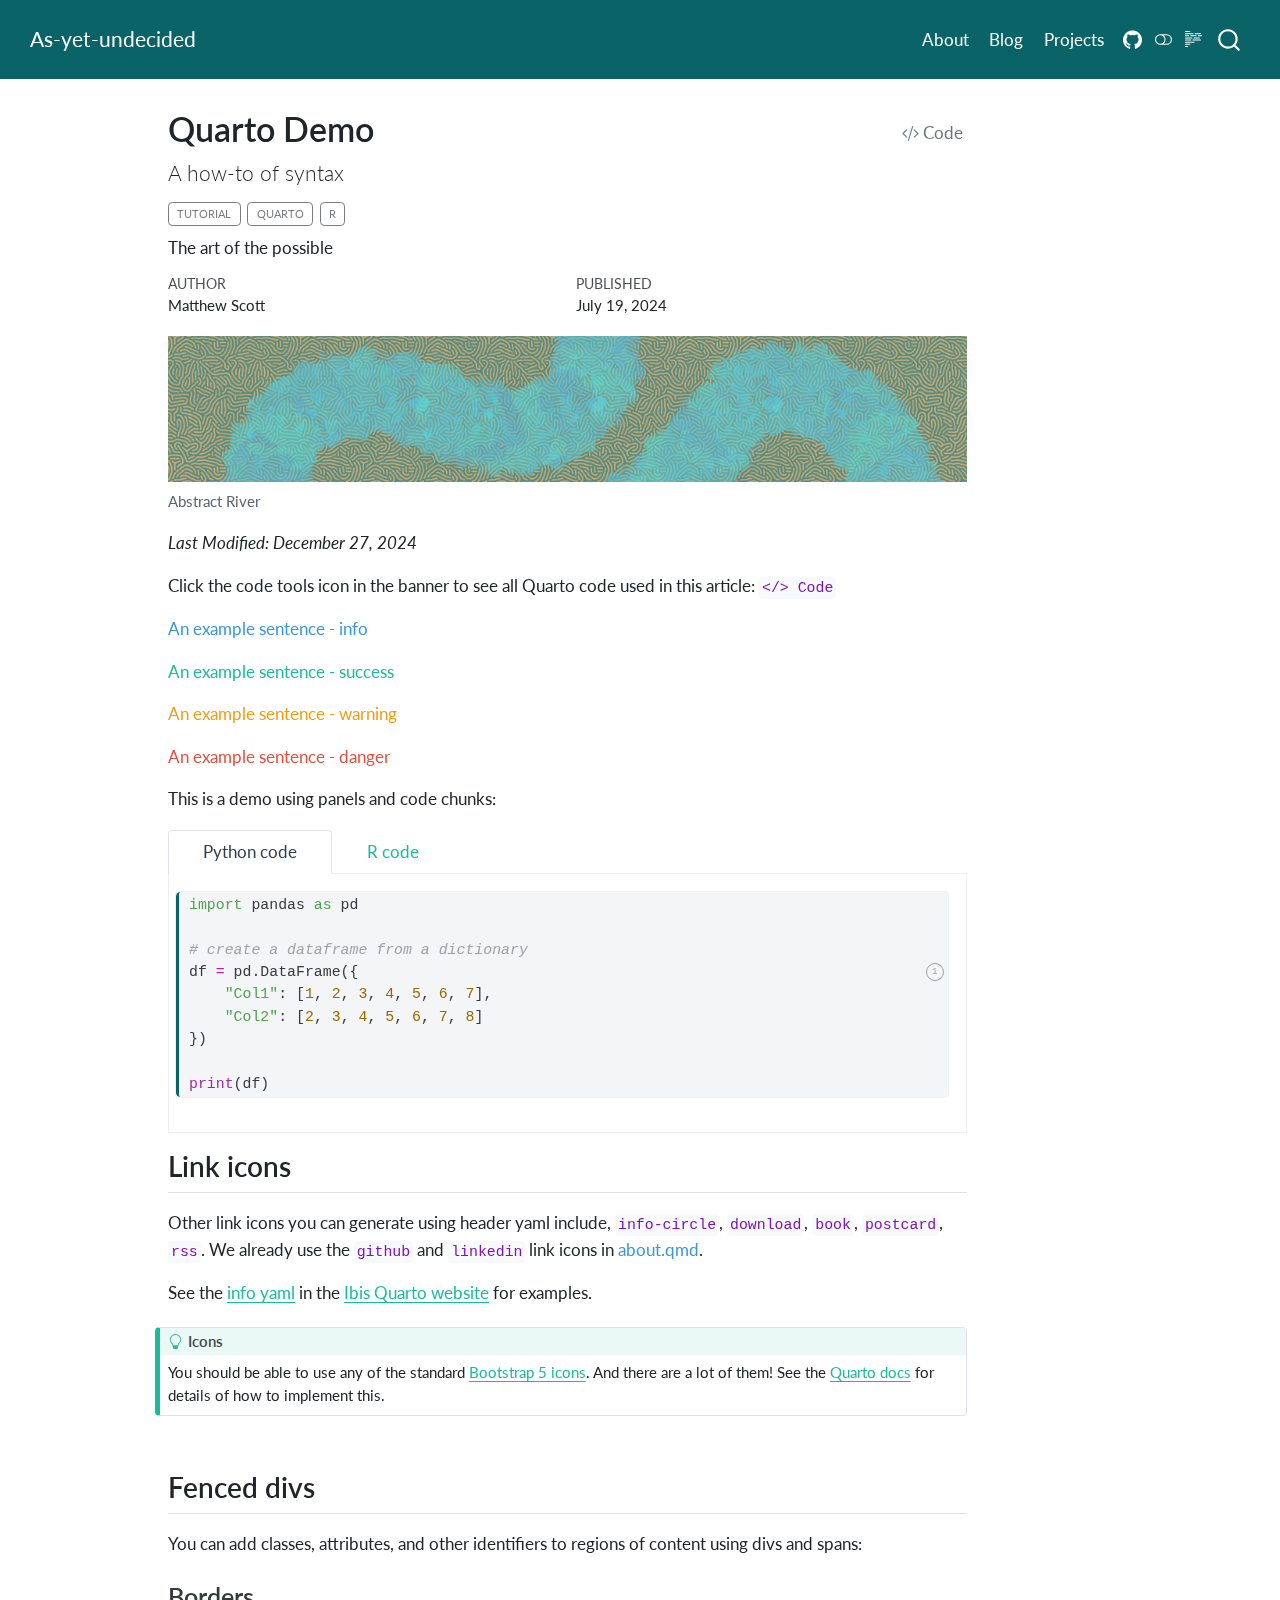
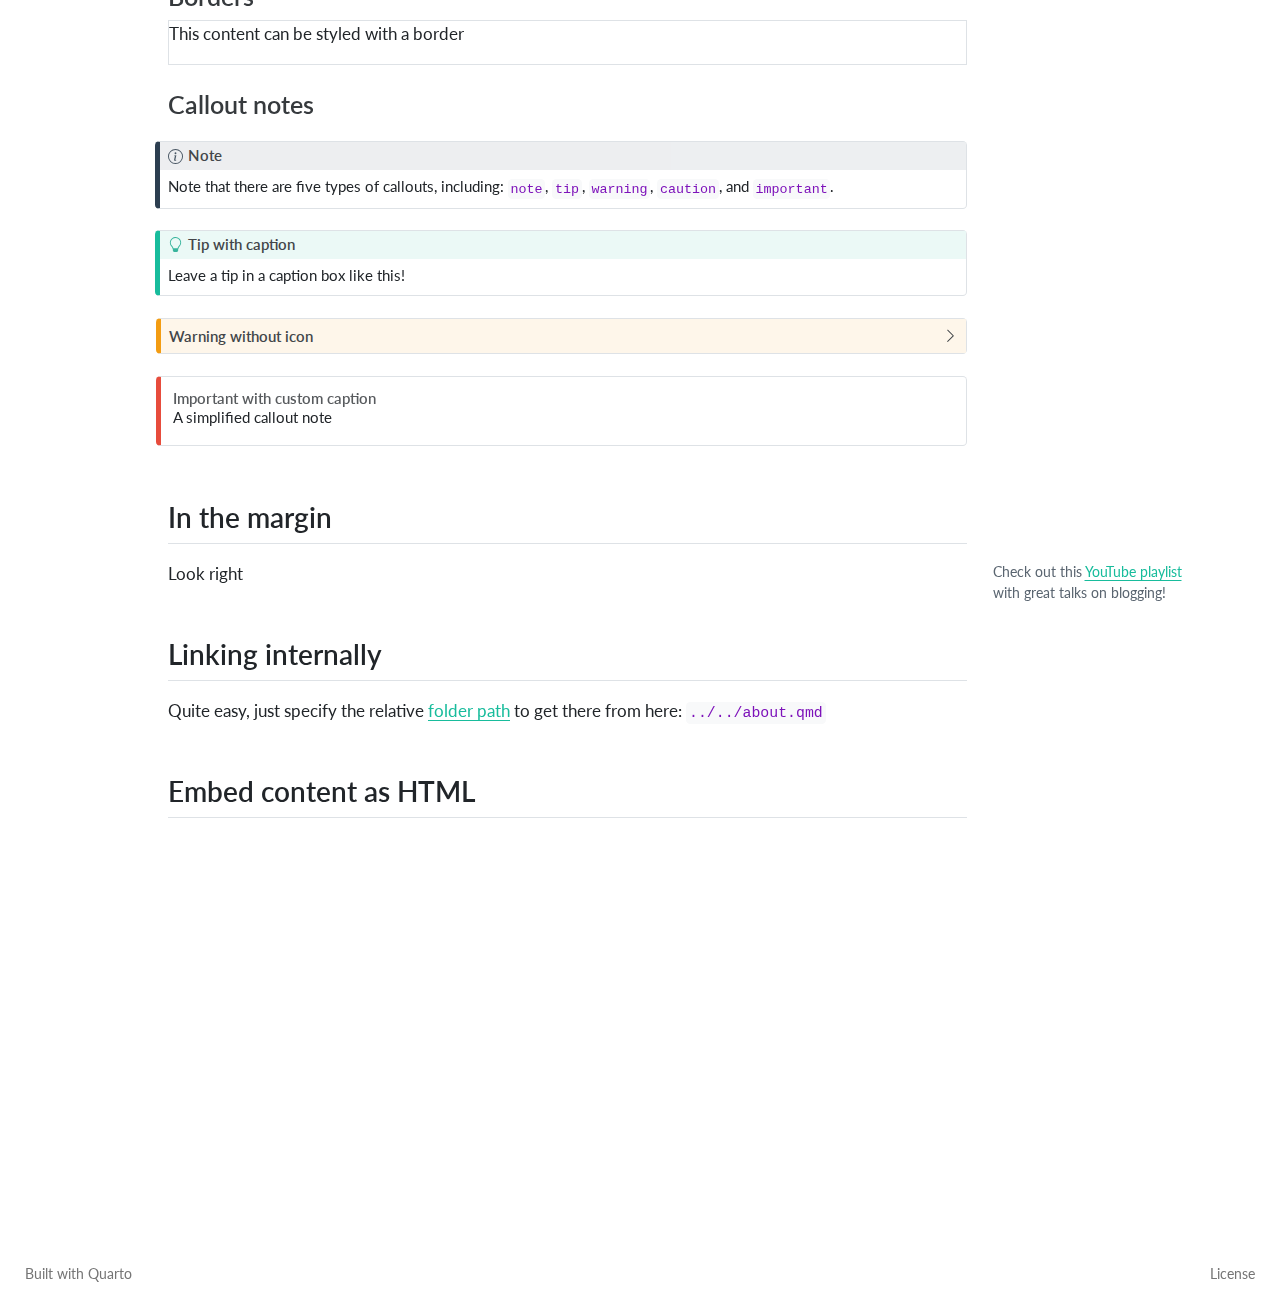
<file: docs/posts/quarto-tutorial/index.html>
<!DOCTYPE html>
<html xmlns="http://www.w3.org/1999/xhtml" lang="en" xml:lang="en"><head>

<meta charset="utf-8">
<meta name="generator" content="quarto-1.7.32">

<meta name="viewport" content="width=device-width, initial-scale=1.0, user-scalable=yes">

<meta name="author" content="Matthew Scott">
<meta name="dcterms.date" content="2024-07-19">
<meta name="description" content="The art of the possible">

<title>Quarto Demo – As-yet-undecided</title>
<style>
code{white-space: pre-wrap;}
span.smallcaps{font-variant: small-caps;}
div.columns{display: flex; gap: min(4vw, 1.5em);}
div.column{flex: auto; overflow-x: auto;}
div.hanging-indent{margin-left: 1.5em; text-indent: -1.5em;}
ul.task-list{list-style: none;}
ul.task-list li input[type="checkbox"] {
  width: 0.8em;
  margin: 0 0.8em 0.2em -1em; /* quarto-specific, see https://github.com/quarto-dev/quarto-cli/issues/4556 */ 
  vertical-align: middle;
}
/* CSS for syntax highlighting */
html { -webkit-text-size-adjust: 100%; }
pre > code.sourceCode { white-space: pre; position: relative; }
pre > code.sourceCode > span { display: inline-block; line-height: 1.25; }
pre > code.sourceCode > span:empty { height: 1.2em; }
.sourceCode { overflow: visible; }
code.sourceCode > span { color: inherit; text-decoration: inherit; }
div.sourceCode { margin: 1em 0; }
pre.sourceCode { margin: 0; }
@media screen {
div.sourceCode { overflow: auto; }
}
@media print {
pre > code.sourceCode { white-space: pre-wrap; }
pre > code.sourceCode > span { text-indent: -5em; padding-left: 5em; }
}
pre.numberSource code
  { counter-reset: source-line 0; }
pre.numberSource code > span
  { position: relative; left: -4em; counter-increment: source-line; }
pre.numberSource code > span > a:first-child::before
  { content: counter(source-line);
    position: relative; left: -1em; text-align: right; vertical-align: baseline;
    border: none; display: inline-block;
    -webkit-touch-callout: none; -webkit-user-select: none;
    -khtml-user-select: none; -moz-user-select: none;
    -ms-user-select: none; user-select: none;
    padding: 0 4px; width: 4em;
  }
pre.numberSource { margin-left: 3em;  padding-left: 4px; }
div.sourceCode
  {   }
@media screen {
pre > code.sourceCode > span > a:first-child::before { text-decoration: underline; }
}
</style>


<script src="../../site_libs/quarto-nav/quarto-nav.js"></script>
<script src="../../site_libs/clipboard/clipboard.min.js"></script>
<script src="../../site_libs/quarto-search/autocomplete.umd.js"></script>
<script src="../../site_libs/quarto-search/fuse.min.js"></script>
<script src="../../site_libs/quarto-search/quarto-search.js"></script>
<meta name="quarto:offset" content="../../">
<script src="../../site_libs/quarto-html/quarto.js" type="module"></script>
<script src="../../site_libs/quarto-html/tabsets/tabsets.js" type="module"></script>
<script src="../../site_libs/quarto-html/popper.min.js"></script>
<script src="../../site_libs/quarto-html/tippy.umd.min.js"></script>
<script src="../../site_libs/quarto-html/anchor.min.js"></script>
<link href="../../site_libs/quarto-html/tippy.css" rel="stylesheet">
<link href="../../site_libs/quarto-html/quarto-syntax-highlighting-c1f63da3e08f13bc72dc17e92cfd001d.css" rel="stylesheet" class="quarto-color-scheme" id="quarto-text-highlighting-styles">
<link href="../../site_libs/quarto-html/quarto-syntax-highlighting-dark-e25bb2ec88b96ab004d13ad1d1924df4.css" rel="stylesheet" class="quarto-color-scheme quarto-color-alternate" id="quarto-text-highlighting-styles">
<link href="../../site_libs/quarto-html/quarto-syntax-highlighting-c1f63da3e08f13bc72dc17e92cfd001d.css" rel="stylesheet" class="quarto-color-scheme-extra" id="quarto-text-highlighting-styles">
<script src="../../site_libs/bootstrap/bootstrap.min.js"></script>
<link href="../../site_libs/bootstrap/bootstrap-icons.css" rel="stylesheet">
<link href="../../site_libs/bootstrap/bootstrap-5b5e5878d28bc7ac4e84ff2286dcfd68.min.css" rel="stylesheet" append-hash="true" class="quarto-color-scheme" id="quarto-bootstrap" data-mode="light">
<link href="../../site_libs/bootstrap/bootstrap-dark-313944764f1c9db614030758a36bca48.min.css" rel="stylesheet" append-hash="true" class="quarto-color-scheme quarto-color-alternate" id="quarto-bootstrap" data-mode="dark">
<link href="../../site_libs/bootstrap/bootstrap-5b5e5878d28bc7ac4e84ff2286dcfd68.min.css" rel="stylesheet" append-hash="true" class="quarto-color-scheme-extra" id="quarto-bootstrap" data-mode="light">
<script id="quarto-search-options" type="application/json">{
  "location": "navbar",
  "copy-button": false,
  "collapse-after": 3,
  "panel-placement": "end",
  "type": "overlay",
  "limit": 50,
  "keyboard-shortcut": [
    "f",
    "/",
    "s"
  ],
  "show-item-context": false,
  "language": {
    "search-no-results-text": "No results",
    "search-matching-documents-text": "matching documents",
    "search-copy-link-title": "Copy link to search",
    "search-hide-matches-text": "Hide additional matches",
    "search-more-match-text": "more match in this document",
    "search-more-matches-text": "more matches in this document",
    "search-clear-button-title": "Clear",
    "search-text-placeholder": "",
    "search-detached-cancel-button-title": "Cancel",
    "search-submit-button-title": "Submit",
    "search-label": "Search"
  }
}</script>


</head>

<body class="nav-fixed quarto-light"><script id="quarto-html-before-body" type="application/javascript">
    const toggleBodyColorMode = (bsSheetEl) => {
      const mode = bsSheetEl.getAttribute("data-mode");
      const bodyEl = window.document.querySelector("body");
      if (mode === "dark") {
        bodyEl.classList.add("quarto-dark");
        bodyEl.classList.remove("quarto-light");
      } else {
        bodyEl.classList.add("quarto-light");
        bodyEl.classList.remove("quarto-dark");
      }
    }
    const toggleBodyColorPrimary = () => {
      const bsSheetEl = window.document.querySelector("link#quarto-bootstrap:not([rel=disabled-stylesheet])");
      if (bsSheetEl) {
        toggleBodyColorMode(bsSheetEl);
      }
    }
    const setColorSchemeToggle = (alternate) => {
      const toggles = window.document.querySelectorAll('.quarto-color-scheme-toggle');
      for (let i=0; i < toggles.length; i++) {
        const toggle = toggles[i];
        if (toggle) {
          if (alternate) {
            toggle.classList.add("alternate");
          } else {
            toggle.classList.remove("alternate");
          }
        }
      }
    };
    const toggleColorMode = (alternate) => {
      // Switch the stylesheets
      const primaryStylesheets = window.document.querySelectorAll('link.quarto-color-scheme:not(.quarto-color-alternate)');
      const alternateStylesheets = window.document.querySelectorAll('link.quarto-color-scheme.quarto-color-alternate');
      manageTransitions('#quarto-margin-sidebar .nav-link', false);
      if (alternate) {
        // note: dark is layered on light, we don't disable primary!
        enableStylesheet(alternateStylesheets);
        for (const sheetNode of alternateStylesheets) {
          if (sheetNode.id === "quarto-bootstrap") {
            toggleBodyColorMode(sheetNode);
          }
        }
      } else {
        disableStylesheet(alternateStylesheets);
        enableStylesheet(primaryStylesheets)
        toggleBodyColorPrimary();
      }
      manageTransitions('#quarto-margin-sidebar .nav-link', true);
      // Switch the toggles
      setColorSchemeToggle(alternate)
      // Hack to workaround the fact that safari doesn't
      // properly recolor the scrollbar when toggling (#1455)
      if (navigator.userAgent.indexOf('Safari') > 0 && navigator.userAgent.indexOf('Chrome') == -1) {
        manageTransitions("body", false);
        window.scrollTo(0, 1);
        setTimeout(() => {
          window.scrollTo(0, 0);
          manageTransitions("body", true);
        }, 40);
      }
    }
    const disableStylesheet = (stylesheets) => {
      for (let i=0; i < stylesheets.length; i++) {
        const stylesheet = stylesheets[i];
        stylesheet.rel = 'disabled-stylesheet';
      }
    }
    const enableStylesheet = (stylesheets) => {
      for (let i=0; i < stylesheets.length; i++) {
        const stylesheet = stylesheets[i];
        if(stylesheet.rel !== 'stylesheet') { // for Chrome, which will still FOUC without this check
          stylesheet.rel = 'stylesheet';
        }
      }
    }
    const manageTransitions = (selector, allowTransitions) => {
      const els = window.document.querySelectorAll(selector);
      for (let i=0; i < els.length; i++) {
        const el = els[i];
        if (allowTransitions) {
          el.classList.remove('notransition');
        } else {
          el.classList.add('notransition');
        }
      }
    }
    const isFileUrl = () => {
      return window.location.protocol === 'file:';
    }
    const hasAlternateSentinel = () => {
      let styleSentinel = getColorSchemeSentinel();
      if (styleSentinel !== null) {
        return styleSentinel === "alternate";
      } else {
        return false;
      }
    }
    const setStyleSentinel = (alternate) => {
      const value = alternate ? "alternate" : "default";
      if (!isFileUrl()) {
        window.localStorage.setItem("quarto-color-scheme", value);
      } else {
        localAlternateSentinel = value;
      }
    }
    const getColorSchemeSentinel = () => {
      if (!isFileUrl()) {
        const storageValue = window.localStorage.getItem("quarto-color-scheme");
        return storageValue != null ? storageValue : localAlternateSentinel;
      } else {
        return localAlternateSentinel;
      }
    }
    const toggleGiscusIfUsed = (isAlternate, darkModeDefault) => {
      const baseTheme = document.querySelector('#giscus-base-theme')?.value ?? 'light';
      const alternateTheme = document.querySelector('#giscus-alt-theme')?.value ?? 'dark';
      let newTheme = '';
      if(authorPrefersDark) {
        newTheme = isAlternate ? baseTheme : alternateTheme;
      } else {
        newTheme = isAlternate ? alternateTheme : baseTheme;
      }
      const changeGiscusTheme = () => {
        // From: https://github.com/giscus/giscus/issues/336
        const sendMessage = (message) => {
          const iframe = document.querySelector('iframe.giscus-frame');
          if (!iframe) return;
          iframe.contentWindow.postMessage({ giscus: message }, 'https://giscus.app');
        }
        sendMessage({
          setConfig: {
            theme: newTheme
          }
        });
      }
      const isGiscussLoaded = window.document.querySelector('iframe.giscus-frame') !== null;
      if (isGiscussLoaded) {
        changeGiscusTheme();
      }
    };
    const authorPrefersDark = false;
    const darkModeDefault = authorPrefersDark;
      document.querySelector('link#quarto-text-highlighting-styles.quarto-color-scheme-extra').rel = 'disabled-stylesheet';
      document.querySelector('link#quarto-bootstrap.quarto-color-scheme-extra').rel = 'disabled-stylesheet';
    let localAlternateSentinel = darkModeDefault ? 'alternate' : 'default';
    // Dark / light mode switch
    window.quartoToggleColorScheme = () => {
      // Read the current dark / light value
      let toAlternate = !hasAlternateSentinel();
      toggleColorMode(toAlternate);
      setStyleSentinel(toAlternate);
      toggleGiscusIfUsed(toAlternate, darkModeDefault);
      window.dispatchEvent(new Event('resize'));
    };
    // Switch to dark mode if need be
    if (hasAlternateSentinel()) {
      toggleColorMode(true);
    } else {
      toggleColorMode(false);
    }
  </script>

<div id="quarto-search-results"></div>
  <header id="quarto-header" class="headroom fixed-top">
    <nav class="navbar navbar-expand-lg " data-bs-theme="dark">
      <div class="navbar-container container-fluid">
      <div class="navbar-brand-container mx-auto">
    <a class="navbar-brand" href="../../index.html">
    <span class="navbar-title">As-yet-undecided</span>
    </a>
  </div>
            <div id="quarto-search" class="" title="Search"></div>
          <button class="navbar-toggler" type="button" data-bs-toggle="collapse" data-bs-target="#navbarCollapse" aria-controls="navbarCollapse" role="menu" aria-expanded="false" aria-label="Toggle navigation" onclick="if (window.quartoToggleHeadroom) { window.quartoToggleHeadroom(); }">
  <span class="navbar-toggler-icon"></span>
</button>
          <div class="collapse navbar-collapse" id="navbarCollapse">
            <ul class="navbar-nav navbar-nav-scroll ms-auto">
  <li class="nav-item">
    <a class="nav-link" href="../../about.html"> 
<span class="menu-text">About</span></a>
  </li>  
  <li class="nav-item">
    <a class="nav-link" href="../../index.html"> 
<span class="menu-text">Blog</span></a>
  </li>  
  <li class="nav-item">
    <a class="nav-link" href="../../projects.html"> 
<span class="menu-text">Projects</span></a>
  </li>  
  <li class="nav-item compact">
    <a class="nav-link" href="https://github.com/mc-scott/ds-blog"> <i class="bi bi-github" role="img">
</i> 
<span class="menu-text"></span></a>
  </li>  
</ul>
          </div> <!-- /navcollapse -->
            <div class="quarto-navbar-tools">
  <a href="" class="quarto-color-scheme-toggle quarto-navigation-tool  px-1" onclick="window.quartoToggleColorScheme(); return false;" title="Toggle dark mode"><i class="bi"></i></a>
  <a href="" class="quarto-reader-toggle quarto-navigation-tool px-1" onclick="window.quartoToggleReader(); return false;" title="Toggle reader mode">
  <div class="quarto-reader-toggle-btn">
  <i class="bi"></i>
  </div>
</a>
</div>
      </div> <!-- /container-fluid -->
    </nav>
</header>
<!-- content -->
<div id="quarto-content" class="quarto-container page-columns page-rows-contents page-layout-article page-navbar">
<!-- sidebar -->
<!-- margin-sidebar -->
    <div id="quarto-margin-sidebar" class="sidebar margin-sidebar zindex-bottom">
        
    </div>
<!-- main -->
<main class="content page-columns page-full" id="quarto-document-content">


<header id="title-block-header" class="quarto-title-block default">
<div class="quarto-title">
<div class="quarto-title-block"><div><h1 class="title">Quarto Demo</h1><button type="button" class="btn code-tools-button" id="quarto-code-tools-source"><i class="bi"></i> Code</button></div></div>
<p class="subtitle lead">A how-to of syntax</p>
  <div class="quarto-categories">
    <div class="quarto-category">tutorial</div>
    <div class="quarto-category">quarto</div>
    <div class="quarto-category">r</div>
  </div>
  </div>

<div>
  <div class="description">
    The art of the possible
  </div>
</div>


<div class="quarto-title-meta">

    <div>
    <div class="quarto-title-meta-heading">Author</div>
    <div class="quarto-title-meta-contents">
             <p>Matthew Scott </p>
          </div>
  </div>
    
    <div>
    <div class="quarto-title-meta-heading">Published</div>
    <div class="quarto-title-meta-contents">
      <p class="date">July 19, 2024</p>
    </div>
  </div>
  
    
  </div>
  


</header>


<div class="quarto-figure quarto-figure-center">
<figure class="figure">
<p><img src="abstract-river-wide.png" class="img-fluid figure-img" alt="A picture I drew one time"></p>
<figcaption>Abstract River</figcaption>
</figure>
</div>
<p><em>Last Modified: December 27, 2024</em></p>
<p>Click the code tools icon in the banner to see all Quarto code used in this article: <code>&lt;/&gt; Code</code></p>
<p><span class="text-info">An example sentence - info</span></p>
<p><span class="text-success">An example sentence - success</span></p>
<p><span class="text-warning">An example sentence - warning</span></p>
<p><span class="text-danger">An example sentence - danger</span></p>
<p>This is a demo using panels and code chunks:</p>
<div class="tabset-margin-container"></div><div class="panel-tabset">
<ul class="nav nav-tabs" role="tablist"><li class="nav-item" role="presentation"><a class="nav-link active" id="tabset-1-1-tab" data-bs-toggle="tab" data-bs-target="#tabset-1-1" role="tab" aria-controls="tabset-1-1" aria-selected="true">Python code</a></li><li class="nav-item" role="presentation"><a class="nav-link" id="tabset-1-2-tab" data-bs-toggle="tab" data-bs-target="#tabset-1-2" role="tab" aria-controls="tabset-1-2" aria-selected="false">R code</a></li></ul>
<div class="tab-content">
<div id="tabset-1-1" class="tab-pane active" role="tabpanel" aria-labelledby="tabset-1-1-tab">
<div class="cell">
<div class="sourceCode cell-code" id="annotated-cell-1"><pre class="sourceCode python code-annotation-code code-with-copy code-annotated"><code class="sourceCode python"><span id="annotated-cell-1-1"><a href="#annotated-cell-1-1" aria-hidden="true" tabindex="-1"></a><span class="im">import</span> pandas <span class="im">as</span> pd</span>
<span id="annotated-cell-1-2"><a href="#annotated-cell-1-2" aria-hidden="true" tabindex="-1"></a></span>
<span id="annotated-cell-1-3"><a href="#annotated-cell-1-3" aria-hidden="true" tabindex="-1"></a><span class="co"># create a dataframe from a dictionary</span></span>
<button class="code-annotation-anchor" data-target-cell="annotated-cell-1" data-target-annotation="1">1</button><span id="annotated-cell-1-4" class="code-annotation-target"><a href="#annotated-cell-1-4" aria-hidden="true" tabindex="-1"></a>df <span class="op">=</span> pd.DataFrame({</span>
<span id="annotated-cell-1-5"><a href="#annotated-cell-1-5" aria-hidden="true" tabindex="-1"></a>    <span class="st">"Col1"</span>: [<span class="dv">1</span>, <span class="dv">2</span>, <span class="dv">3</span>, <span class="dv">4</span>, <span class="dv">5</span>, <span class="dv">6</span>, <span class="dv">7</span>],</span>
<span id="annotated-cell-1-6"><a href="#annotated-cell-1-6" aria-hidden="true" tabindex="-1"></a>    <span class="st">"Col2"</span>: [<span class="dv">2</span>, <span class="dv">3</span>, <span class="dv">4</span>, <span class="dv">5</span>, <span class="dv">6</span>, <span class="dv">7</span>, <span class="dv">8</span>]</span>
<span id="annotated-cell-1-7"><a href="#annotated-cell-1-7" aria-hidden="true" tabindex="-1"></a>})</span>
<span id="annotated-cell-1-8"><a href="#annotated-cell-1-8" aria-hidden="true" tabindex="-1"></a></span>
<span id="annotated-cell-1-9"><a href="#annotated-cell-1-9" aria-hidden="true" tabindex="-1"></a><span class="bu">print</span>(df)</span><div class="code-annotation-gutter-bg"></div><div class="code-annotation-gutter"></div></code><button title="Copy to Clipboard" class="code-copy-button"><i class="bi"></i></button></pre></div>
<div class="cell-annotation">
<dl class="code-annotation-container-hidden code-annotation-container-grid">
<dt data-target-cell="annotated-cell-1" data-target-annotation="1">1</dt>
<dd>
<span data-code-cell="annotated-cell-1" data-code-lines="4,5,6,7" data-code-annotation="1">Annotate your code. 1) specify code-annotations ‘hover’ in yaml 2) highlight code with comments 3) write explainer text like this</span>
</dd>
</dl>
</div>
</div>
</div>
<div id="tabset-1-2" class="tab-pane" role="tabpanel" aria-labelledby="tabset-1-2-tab">
<div class="cell">
<div class="sourceCode cell-code" id="cb1"><pre class="sourceCode r code-with-copy"><code class="sourceCode r"><span id="cb1-1"><a href="#cb1-1" aria-hidden="true" tabindex="-1"></a><span class="fu">library</span>(dplyr)</span>
<span id="cb1-2"><a href="#cb1-2" aria-hidden="true" tabindex="-1"></a></span>
<span id="cb1-3"><a href="#cb1-3" aria-hidden="true" tabindex="-1"></a><span class="co"># create dataframe the tidy way</span></span>
<span id="cb1-4"><a href="#cb1-4" aria-hidden="true" tabindex="-1"></a>df <span class="ot">&lt;-</span> <span class="fu">tibble</span>(</span>
<span id="cb1-5"><a href="#cb1-5" aria-hidden="true" tabindex="-1"></a>    <span class="at">Col1 =</span> <span class="fu">c</span>(<span class="dv">1</span>, <span class="dv">2</span>, <span class="dv">3</span>, <span class="dv">4</span>, <span class="dv">5</span>, <span class="dv">6</span>, <span class="dv">7</span>),</span>
<span id="cb1-6"><a href="#cb1-6" aria-hidden="true" tabindex="-1"></a>    <span class="at">Col2 =</span> <span class="fu">c</span>(<span class="dv">2</span>, <span class="dv">3</span>, <span class="dv">4</span>, <span class="dv">5</span>, <span class="dv">6</span>, <span class="dv">7</span>, <span class="dv">8</span>)</span>
<span id="cb1-7"><a href="#cb1-7" aria-hidden="true" tabindex="-1"></a>)</span>
<span id="cb1-8"><a href="#cb1-8" aria-hidden="true" tabindex="-1"></a><span class="fu">print</span>(df)</span></code><button title="Copy to Clipboard" class="code-copy-button"><i class="bi"></i></button></pre></div>
</div>
</div>
</div>
</div>
<section id="link-icons" class="level2">
<h2 class="anchored" data-anchor-id="link-icons">Link icons</h2>
<p>Other link icons you can generate using header yaml include, <code>info-circle</code>, <code>download</code>, <code>book</code>, <code>postcard</code>, <code>rss</code>. We already use the <code>github</code> and <code>linkedin</code> link icons in <span class="text-info">about.qmd</span>.</p>
<p>See the <a href="https://github.com/ibis-project/ibis/blob/main/docs/index.qmd" target="_blank">info yaml</a> in the <a href="https://ibis-project.org/" target="_blank">Ibis Quarto website</a> for examples.</p>
<div class="callout callout-style-default callout-tip callout-titled">
<div class="callout-header d-flex align-content-center">
<div class="callout-icon-container">
<i class="callout-icon"></i>
</div>
<div class="callout-title-container flex-fill">
Icons
</div>
</div>
<div class="callout-body-container callout-body">
<p>You should be able to use any of the standard <a href="https://icons.getbootstrap.com/" target="_blank">Bootstrap 5 icons</a>. And there are a lot of them! See the <a href="https://quarto.org/docs/websites/website-navigation.html#top-navigation" target="_blank">Quarto docs</a> for details of how to implement this.</p>
</div>
</div>
</section>
<section id="fenced-divs" class="level2">
<h2 class="anchored" data-anchor-id="fenced-divs">Fenced divs</h2>
<p>You can add classes, attributes, and other identifiers to regions of content using divs and spans:</p>
<section id="borders" class="level3">
<h3 class="anchored" data-anchor-id="borders">Borders</h3>
<div class="border">
<p>This content can be styled with a border</p>
</div>
</section>
<section id="callout-notes" class="level3">
<h3 class="anchored" data-anchor-id="callout-notes">Callout notes</h3>
<div class="callout callout-style-default callout-note callout-titled">
<div class="callout-header d-flex align-content-center">
<div class="callout-icon-container">
<i class="callout-icon"></i>
</div>
<div class="callout-title-container flex-fill">
Note
</div>
</div>
<div class="callout-body-container callout-body">
<p>Note that there are five types of callouts, including: <code>note</code>, <code>tip</code>, <code>warning</code>, <code>caution</code>, and <code>important</code>.</p>
</div>
</div>
<div class="callout callout-style-default callout-tip callout-titled">
<div class="callout-header d-flex align-content-center">
<div class="callout-icon-container">
<i class="callout-icon"></i>
</div>
<div class="callout-title-container flex-fill">
Tip with caption
</div>
</div>
<div class="callout-body-container callout-body">
<p>Leave a tip in a caption box like this!</p>
</div>
</div>
<div class="callout callout-style-default callout-warning no-icon callout-titled">
<div class="callout-header d-flex align-content-center" data-bs-toggle="collapse" data-bs-target=".callout-4-contents" aria-controls="callout-4" aria-expanded="false" aria-label="Toggle callout">
<div class="callout-icon-container">
<i class="callout-icon no-icon"></i>
</div>
<div class="callout-title-container flex-fill">
Warning without icon
</div>
<div class="callout-btn-toggle d-inline-block border-0 py-1 ps-1 pe-0 float-end"><i class="callout-toggle"></i></div>
</div>
<div id="callout-4" class="callout-4-contents callout-collapse collapse">
<div class="callout-body-container callout-body">
<p>This one is collapsed and has no icon</p>
</div>
</div>
</div>
<div class="callout callout-style-simple callout-important no-icon callout-titled">
<div class="callout-header d-flex align-content-center">
<div class="callout-icon-container">
<i class="callout-icon no-icon"></i>
</div>
<div class="callout-title-container flex-fill">
Important with custom caption
</div>
</div>
<div class="callout-body-container callout-body">
<p>A simplified callout note</p>
</div>
</div>
</section>
</section>
<section id="in-the-margin" class="level2 page-columns page-full">
<h2 class="anchored" data-anchor-id="in-the-margin">In the margin</h2>
<p>Look right</p>

<div class="no-row-height column-margin column-container"><div class="">
<p>Check out this <a href="https://youtube.com/playlist?list=PLXKlQEvIRus-qu1hjc8SyElSamAcT-KaE" target="_blank">YouTube playlist</a> with great talks on blogging!</p>
</div></div></section>
<section id="linking-internally" class="level2">
<h2 class="anchored" data-anchor-id="linking-internally">Linking internally</h2>
<p>Quite easy, just specify the relative <a href="../../about.html" target="_blank">folder path</a> to get there from here: <code>../../about.qmd</code></p>
</section>
<section id="embed-content-as-html" class="level2">
<h2 class="anchored" data-anchor-id="embed-content-as-html">Embed content as HTML</h2>
<iframe width="560" height="315" src="https://www.youtube.com/embed/z0UGmMOxl-c?si=Om4cZb02OX3t4Qdo" title="YouTube video player" frameborder="0" allow="accelerometer; autoplay; clipboard-write; encrypted-media; gyroscope; picture-in-picture" allowfullscreen="">
</iframe>


<!-- -->

</section>

</main> <!-- /main -->
<script id="quarto-html-after-body" type="application/javascript">
  window.document.addEventListener("DOMContentLoaded", function (event) {
    // Ensure there is a toggle, if there isn't float one in the top right
    if (window.document.querySelector('.quarto-color-scheme-toggle') === null) {
      const a = window.document.createElement('a');
      a.classList.add('top-right');
      a.classList.add('quarto-color-scheme-toggle');
      a.href = "";
      a.onclick = function() { try { window.quartoToggleColorScheme(); } catch {} return false; };
      const i = window.document.createElement("i");
      i.classList.add('bi');
      a.appendChild(i);
      window.document.body.appendChild(a);
    }
    setColorSchemeToggle(hasAlternateSentinel())
    const icon = "";
    const anchorJS = new window.AnchorJS();
    anchorJS.options = {
      placement: 'right',
      icon: icon
    };
    anchorJS.add('.anchored');
    const isCodeAnnotation = (el) => {
      for (const clz of el.classList) {
        if (clz.startsWith('code-annotation-')) {                     
          return true;
        }
      }
      return false;
    }
    const onCopySuccess = function(e) {
      // button target
      const button = e.trigger;
      // don't keep focus
      button.blur();
      // flash "checked"
      button.classList.add('code-copy-button-checked');
      var currentTitle = button.getAttribute("title");
      button.setAttribute("title", "Copied!");
      let tooltip;
      if (window.bootstrap) {
        button.setAttribute("data-bs-toggle", "tooltip");
        button.setAttribute("data-bs-placement", "left");
        button.setAttribute("data-bs-title", "Copied!");
        tooltip = new bootstrap.Tooltip(button, 
          { trigger: "manual", 
            customClass: "code-copy-button-tooltip",
            offset: [0, -8]});
        tooltip.show();    
      }
      setTimeout(function() {
        if (tooltip) {
          tooltip.hide();
          button.removeAttribute("data-bs-title");
          button.removeAttribute("data-bs-toggle");
          button.removeAttribute("data-bs-placement");
        }
        button.setAttribute("title", currentTitle);
        button.classList.remove('code-copy-button-checked');
      }, 1000);
      // clear code selection
      e.clearSelection();
    }
    const getTextToCopy = function(trigger) {
        const codeEl = trigger.previousElementSibling.cloneNode(true);
        for (const childEl of codeEl.children) {
          if (isCodeAnnotation(childEl)) {
            childEl.remove();
          }
        }
        return codeEl.innerText;
    }
    const clipboard = new window.ClipboardJS('.code-copy-button:not([data-in-quarto-modal])', {
      text: getTextToCopy
    });
    clipboard.on('success', onCopySuccess);
    if (window.document.getElementById('quarto-embedded-source-code-modal')) {
      const clipboardModal = new window.ClipboardJS('.code-copy-button[data-in-quarto-modal]', {
        text: getTextToCopy,
        container: window.document.getElementById('quarto-embedded-source-code-modal')
      });
      clipboardModal.on('success', onCopySuccess);
    }
    const viewSource = window.document.getElementById('quarto-view-source') ||
                       window.document.getElementById('quarto-code-tools-source');
    if (viewSource) {
      const sourceUrl = viewSource.getAttribute("data-quarto-source-url");
      viewSource.addEventListener("click", function(e) {
        if (sourceUrl) {
          // rstudio viewer pane
          if (/\bcapabilities=\b/.test(window.location)) {
            window.open(sourceUrl);
          } else {
            window.location.href = sourceUrl;
          }
        } else {
          const modal = new bootstrap.Modal(document.getElementById('quarto-embedded-source-code-modal'));
          modal.show();
        }
        return false;
      });
    }
    function toggleCodeHandler(show) {
      return function(e) {
        const detailsSrc = window.document.querySelectorAll(".cell > details > .sourceCode");
        for (let i=0; i<detailsSrc.length; i++) {
          const details = detailsSrc[i].parentElement;
          if (show) {
            details.open = true;
          } else {
            details.removeAttribute("open");
          }
        }
        const cellCodeDivs = window.document.querySelectorAll(".cell > .sourceCode");
        const fromCls = show ? "hidden" : "unhidden";
        const toCls = show ? "unhidden" : "hidden";
        for (let i=0; i<cellCodeDivs.length; i++) {
          const codeDiv = cellCodeDivs[i];
          if (codeDiv.classList.contains(fromCls)) {
            codeDiv.classList.remove(fromCls);
            codeDiv.classList.add(toCls);
          } 
        }
        return false;
      }
    }
    const hideAllCode = window.document.getElementById("quarto-hide-all-code");
    if (hideAllCode) {
      hideAllCode.addEventListener("click", toggleCodeHandler(false));
    }
    const showAllCode = window.document.getElementById("quarto-show-all-code");
    if (showAllCode) {
      showAllCode.addEventListener("click", toggleCodeHandler(true));
    }
      var localhostRegex = new RegExp(/^(?:http|https):\/\/localhost\:?[0-9]*\//);
      var mailtoRegex = new RegExp(/^mailto:/);
        var filterRegex = new RegExp('/' + window.location.host + '/');
      var isInternal = (href) => {
          return filterRegex.test(href) || localhostRegex.test(href) || mailtoRegex.test(href);
      }
      // Inspect non-navigation links and adorn them if external
     var links = window.document.querySelectorAll('a[href]:not(.nav-link):not(.navbar-brand):not(.toc-action):not(.sidebar-link):not(.sidebar-item-toggle):not(.pagination-link):not(.no-external):not([aria-hidden]):not(.dropdown-item):not(.quarto-navigation-tool):not(.about-link)');
      for (var i=0; i<links.length; i++) {
        const link = links[i];
        if (!isInternal(link.href)) {
          // undo the damage that might have been done by quarto-nav.js in the case of
          // links that we want to consider external
          if (link.dataset.originalHref !== undefined) {
            link.href = link.dataset.originalHref;
          }
        }
      }
    function tippyHover(el, contentFn, onTriggerFn, onUntriggerFn) {
      const config = {
        allowHTML: true,
        maxWidth: 500,
        delay: 100,
        arrow: false,
        appendTo: function(el) {
            return el.parentElement;
        },
        interactive: true,
        interactiveBorder: 10,
        theme: 'quarto',
        placement: 'bottom-start',
      };
      if (contentFn) {
        config.content = contentFn;
      }
      if (onTriggerFn) {
        config.onTrigger = onTriggerFn;
      }
      if (onUntriggerFn) {
        config.onUntrigger = onUntriggerFn;
      }
      window.tippy(el, config); 
    }
    const noterefs = window.document.querySelectorAll('a[role="doc-noteref"]');
    for (var i=0; i<noterefs.length; i++) {
      const ref = noterefs[i];
      tippyHover(ref, function() {
        // use id or data attribute instead here
        let href = ref.getAttribute('data-footnote-href') || ref.getAttribute('href');
        try { href = new URL(href).hash; } catch {}
        const id = href.replace(/^#\/?/, "");
        const note = window.document.getElementById(id);
        if (note) {
          return note.innerHTML;
        } else {
          return "";
        }
      });
    }
    const xrefs = window.document.querySelectorAll('a.quarto-xref');
    const processXRef = (id, note) => {
      // Strip column container classes
      const stripColumnClz = (el) => {
        el.classList.remove("page-full", "page-columns");
        if (el.children) {
          for (const child of el.children) {
            stripColumnClz(child);
          }
        }
      }
      stripColumnClz(note)
      if (id === null || id.startsWith('sec-')) {
        // Special case sections, only their first couple elements
        const container = document.createElement("div");
        if (note.children && note.children.length > 2) {
          container.appendChild(note.children[0].cloneNode(true));
          for (let i = 1; i < note.children.length; i++) {
            const child = note.children[i];
            if (child.tagName === "P" && child.innerText === "") {
              continue;
            } else {
              container.appendChild(child.cloneNode(true));
              break;
            }
          }
          if (window.Quarto?.typesetMath) {
            window.Quarto.typesetMath(container);
          }
          return container.innerHTML
        } else {
          if (window.Quarto?.typesetMath) {
            window.Quarto.typesetMath(note);
          }
          return note.innerHTML;
        }
      } else {
        // Remove any anchor links if they are present
        const anchorLink = note.querySelector('a.anchorjs-link');
        if (anchorLink) {
          anchorLink.remove();
        }
        if (window.Quarto?.typesetMath) {
          window.Quarto.typesetMath(note);
        }
        if (note.classList.contains("callout")) {
          return note.outerHTML;
        } else {
          return note.innerHTML;
        }
      }
    }
    for (var i=0; i<xrefs.length; i++) {
      const xref = xrefs[i];
      tippyHover(xref, undefined, function(instance) {
        instance.disable();
        let url = xref.getAttribute('href');
        let hash = undefined; 
        if (url.startsWith('#')) {
          hash = url;
        } else {
          try { hash = new URL(url).hash; } catch {}
        }
        if (hash) {
          const id = hash.replace(/^#\/?/, "");
          const note = window.document.getElementById(id);
          if (note !== null) {
            try {
              const html = processXRef(id, note.cloneNode(true));
              instance.setContent(html);
            } finally {
              instance.enable();
              instance.show();
            }
          } else {
            // See if we can fetch this
            fetch(url.split('#')[0])
            .then(res => res.text())
            .then(html => {
              const parser = new DOMParser();
              const htmlDoc = parser.parseFromString(html, "text/html");
              const note = htmlDoc.getElementById(id);
              if (note !== null) {
                const html = processXRef(id, note);
                instance.setContent(html);
              } 
            }).finally(() => {
              instance.enable();
              instance.show();
            });
          }
        } else {
          // See if we can fetch a full url (with no hash to target)
          // This is a special case and we should probably do some content thinning / targeting
          fetch(url)
          .then(res => res.text())
          .then(html => {
            const parser = new DOMParser();
            const htmlDoc = parser.parseFromString(html, "text/html");
            const note = htmlDoc.querySelector('main.content');
            if (note !== null) {
              // This should only happen for chapter cross references
              // (since there is no id in the URL)
              // remove the first header
              if (note.children.length > 0 && note.children[0].tagName === "HEADER") {
                note.children[0].remove();
              }
              const html = processXRef(null, note);
              instance.setContent(html);
            } 
          }).finally(() => {
            instance.enable();
            instance.show();
          });
        }
      }, function(instance) {
      });
    }
        let selectedAnnoteEl;
        const selectorForAnnotation = ( cell, annotation) => {
          let cellAttr = 'data-code-cell="' + cell + '"';
          let lineAttr = 'data-code-annotation="' +  annotation + '"';
          const selector = 'span[' + cellAttr + '][' + lineAttr + ']';
          return selector;
        }
        const selectCodeLines = (annoteEl) => {
          const doc = window.document;
          const targetCell = annoteEl.getAttribute("data-target-cell");
          const targetAnnotation = annoteEl.getAttribute("data-target-annotation");
          const annoteSpan = window.document.querySelector(selectorForAnnotation(targetCell, targetAnnotation));
          const lines = annoteSpan.getAttribute("data-code-lines").split(",");
          const lineIds = lines.map((line) => {
            return targetCell + "-" + line;
          })
          let top = null;
          let height = null;
          let parent = null;
          if (lineIds.length > 0) {
              //compute the position of the single el (top and bottom and make a div)
              const el = window.document.getElementById(lineIds[0]);
              top = el.offsetTop;
              height = el.offsetHeight;
              parent = el.parentElement.parentElement;
            if (lineIds.length > 1) {
              const lastEl = window.document.getElementById(lineIds[lineIds.length - 1]);
              const bottom = lastEl.offsetTop + lastEl.offsetHeight;
              height = bottom - top;
            }
            if (top !== null && height !== null && parent !== null) {
              // cook up a div (if necessary) and position it 
              let div = window.document.getElementById("code-annotation-line-highlight");
              if (div === null) {
                div = window.document.createElement("div");
                div.setAttribute("id", "code-annotation-line-highlight");
                div.style.position = 'absolute';
                parent.appendChild(div);
              }
              div.style.top = top - 2 + "px";
              div.style.height = height + 4 + "px";
              div.style.left = 0;
              let gutterDiv = window.document.getElementById("code-annotation-line-highlight-gutter");
              if (gutterDiv === null) {
                gutterDiv = window.document.createElement("div");
                gutterDiv.setAttribute("id", "code-annotation-line-highlight-gutter");
                gutterDiv.style.position = 'absolute';
                const codeCell = window.document.getElementById(targetCell);
                const gutter = codeCell.querySelector('.code-annotation-gutter');
                gutter.appendChild(gutterDiv);
              }
              gutterDiv.style.top = top - 2 + "px";
              gutterDiv.style.height = height + 4 + "px";
            }
            selectedAnnoteEl = annoteEl;
          }
        };
        const unselectCodeLines = () => {
          const elementsIds = ["code-annotation-line-highlight", "code-annotation-line-highlight-gutter"];
          elementsIds.forEach((elId) => {
            const div = window.document.getElementById(elId);
            if (div) {
              div.remove();
            }
          });
          selectedAnnoteEl = undefined;
        };
          // Handle positioning of the toggle
      window.addEventListener(
        "resize",
        throttle(() => {
          elRect = undefined;
          if (selectedAnnoteEl) {
            selectCodeLines(selectedAnnoteEl);
          }
        }, 10)
      );
      function throttle(fn, ms) {
      let throttle = false;
      let timer;
        return (...args) => {
          if(!throttle) { // first call gets through
              fn.apply(this, args);
              throttle = true;
          } else { // all the others get throttled
              if(timer) clearTimeout(timer); // cancel #2
              timer = setTimeout(() => {
                fn.apply(this, args);
                timer = throttle = false;
              }, ms);
          }
        };
      }
        const annoteTargets = window.document.querySelectorAll('.code-annotation-anchor');
        for (let i=0; i<annoteTargets.length; i++) {
          const annoteTarget = annoteTargets[i];
          const targetCell = annoteTarget.getAttribute("data-target-cell");
          const targetAnnotation = annoteTarget.getAttribute("data-target-annotation");
          const contentFn = () => {
            const content = window.document.querySelector(selectorForAnnotation(targetCell, targetAnnotation));
            if (content) {
              const tipContent = content.cloneNode(true);
              tipContent.classList.add("code-annotation-tip-content");
              return tipContent.outerHTML;
            }
          }
          const config = {
            allowHTML: true,
            content: contentFn,
            onShow: (instance) => {
              selectCodeLines(instance.reference);
              instance.reference.classList.add('code-annotation-active');
              window.tippy.hideAll();
            },
            onHide: (instance) => {
              unselectCodeLines();
              instance.reference.classList.remove('code-annotation-active');
            },
            maxWidth: 300,
            delay: [50, 0],
            duration: [200, 0],
            offset: [5, 10],
            arrow: true,
            appendTo: function(el) {
              return el.parentElement.parentElement.parentElement;
            },
            interactive: true,
            interactiveBorder: 10,
            theme: 'quarto',
            placement: 'right',
            popperOptions: {
              modifiers: [
              {
                name: 'flip',
                options: {
                  flipVariations: false, // true by default
                  allowedAutoPlacements: ['right'],
                  fallbackPlacements: ['right', 'top', 'top-start', 'top-end', 'bottom', 'bottom-start', 'bottom-end', 'left'],
                },
              },
              {
                name: 'preventOverflow',
                options: {
                  mainAxis: false,
                  altAxis: false
                }
              }
              ]        
            }      
          };
          window.tippy(annoteTarget, config); 
        }
    const findCites = (el) => {
      const parentEl = el.parentElement;
      if (parentEl) {
        const cites = parentEl.dataset.cites;
        if (cites) {
          return {
            el,
            cites: cites.split(' ')
          };
        } else {
          return findCites(el.parentElement)
        }
      } else {
        return undefined;
      }
    };
    var bibliorefs = window.document.querySelectorAll('a[role="doc-biblioref"]');
    for (var i=0; i<bibliorefs.length; i++) {
      const ref = bibliorefs[i];
      const citeInfo = findCites(ref);
      if (citeInfo) {
        tippyHover(citeInfo.el, function() {
          var popup = window.document.createElement('div');
          citeInfo.cites.forEach(function(cite) {
            var citeDiv = window.document.createElement('div');
            citeDiv.classList.add('hanging-indent');
            citeDiv.classList.add('csl-entry');
            var biblioDiv = window.document.getElementById('ref-' + cite);
            if (biblioDiv) {
              citeDiv.innerHTML = biblioDiv.innerHTML;
            }
            popup.appendChild(citeDiv);
          });
          return popup.innerHTML;
        });
      }
    }
  });
  </script><div class="modal fade" id="quarto-embedded-source-code-modal" tabindex="-1" aria-labelledby="quarto-embedded-source-code-modal-label" aria-hidden="true"><div class="modal-dialog modal-dialog-scrollable"><div class="modal-content"><div class="modal-header"><h5 class="modal-title" id="quarto-embedded-source-code-modal-label">Source Code</h5><button class="btn-close" data-bs-dismiss="modal"></button></div><div class="modal-body"><div class="">
<div class="sourceCode" id="cb2" data-shortcodes="false"><pre class="sourceCode markdown code-with-copy"><code class="sourceCode markdown"><span id="cb2-1"><a href="#cb2-1" aria-hidden="true" tabindex="-1"></a><span class="co">---</span></span>
<span id="cb2-2"><a href="#cb2-2" aria-hidden="true" tabindex="-1"></a><span class="an">title:</span><span class="co"> "Quarto Demo"</span></span>
<span id="cb2-3"><a href="#cb2-3" aria-hidden="true" tabindex="-1"></a><span class="an">subtitle:</span><span class="co"> "A how-to of syntax"</span></span>
<span id="cb2-4"><a href="#cb2-4" aria-hidden="true" tabindex="-1"></a><span class="an">author:</span><span class="co"> "Matthew Scott"</span></span>
<span id="cb2-5"><a href="#cb2-5" aria-hidden="true" tabindex="-1"></a><span class="an">date:</span><span class="co"> "2024-07-19"</span></span>
<span id="cb2-6"><a href="#cb2-6" aria-hidden="true" tabindex="-1"></a><span class="an">description:</span><span class="co"> "The art of the possible"</span></span>
<span id="cb2-7"><a href="#cb2-7" aria-hidden="true" tabindex="-1"></a><span class="an">categories:</span><span class="co"> [tutorial, quarto, r]</span></span>
<span id="cb2-8"><a href="#cb2-8" aria-hidden="true" tabindex="-1"></a><span class="an">image:</span><span class="co"> "abstract-river.png"</span></span>
<span id="cb2-9"><a href="#cb2-9" aria-hidden="true" tabindex="-1"></a><span class="an">image-alt:</span><span class="co"> "An abstract river sketch"</span></span>
<span id="cb2-10"><a href="#cb2-10" aria-hidden="true" tabindex="-1"></a><span class="an">code-annotations:</span><span class="co"> hover</span></span>
<span id="cb2-11"><a href="#cb2-11" aria-hidden="true" tabindex="-1"></a><span class="an">draft:</span><span class="co"> false</span></span>
<span id="cb2-12"><a href="#cb2-12" aria-hidden="true" tabindex="-1"></a><span class="an">code-tools:</span><span class="co"> true</span></span>
<span id="cb2-13"><a href="#cb2-13" aria-hidden="true" tabindex="-1"></a><span class="co">---</span></span>
<span id="cb2-14"><a href="#cb2-14" aria-hidden="true" tabindex="-1"></a></span>
<span id="cb2-15"><a href="#cb2-15" aria-hidden="true" tabindex="-1"></a><span class="al">![Abstract River](abstract-river-wide.png)</span>{fig-alt="A picture I drew one time"}</span>
<span id="cb2-16"><a href="#cb2-16" aria-hidden="true" tabindex="-1"></a></span>
<span id="cb2-17"><a href="#cb2-17" aria-hidden="true" tabindex="-1"></a>*Last Modified: `r format(Sys.Date(), "%B %d, %Y")`*</span>
<span id="cb2-18"><a href="#cb2-18" aria-hidden="true" tabindex="-1"></a></span>
<span id="cb2-19"><a href="#cb2-19" aria-hidden="true" tabindex="-1"></a>Click the code tools icon in the banner to see all Quarto code used in this article: <span class="in">`&lt;/&gt; Code`</span></span>
<span id="cb2-20"><a href="#cb2-20" aria-hidden="true" tabindex="-1"></a></span>
<span id="cb2-21"><a href="#cb2-21" aria-hidden="true" tabindex="-1"></a><span class="co">[</span><span class="ot">An example sentence - info</span><span class="co">]</span>{.text-info}</span>
<span id="cb2-22"><a href="#cb2-22" aria-hidden="true" tabindex="-1"></a></span>
<span id="cb2-23"><a href="#cb2-23" aria-hidden="true" tabindex="-1"></a><span class="co">[</span><span class="ot">An example sentence - success</span><span class="co">]</span>{.text-success}</span>
<span id="cb2-24"><a href="#cb2-24" aria-hidden="true" tabindex="-1"></a></span>
<span id="cb2-25"><a href="#cb2-25" aria-hidden="true" tabindex="-1"></a><span class="co">[</span><span class="ot">An example sentence - warning</span><span class="co">]</span>{.text-warning}</span>
<span id="cb2-26"><a href="#cb2-26" aria-hidden="true" tabindex="-1"></a></span>
<span id="cb2-27"><a href="#cb2-27" aria-hidden="true" tabindex="-1"></a><span class="co">[</span><span class="ot">An example sentence - danger</span><span class="co">]</span>{.text-danger}</span>
<span id="cb2-28"><a href="#cb2-28" aria-hidden="true" tabindex="-1"></a></span>
<span id="cb2-29"><a href="#cb2-29" aria-hidden="true" tabindex="-1"></a>This is a demo using panels and code chunks:</span>
<span id="cb2-30"><a href="#cb2-30" aria-hidden="true" tabindex="-1"></a></span>
<span id="cb2-31"><a href="#cb2-31" aria-hidden="true" tabindex="-1"></a>::: panel-tabset</span>
<span id="cb2-32"><a href="#cb2-32" aria-hidden="true" tabindex="-1"></a><span class="fu">## Python code</span></span>
<span id="cb2-33"><a href="#cb2-33" aria-hidden="true" tabindex="-1"></a></span>
<span id="cb2-34"><a href="#cb2-34" aria-hidden="true" tabindex="-1"></a><span class="in">```{python code-chunk-1}</span></span>
<span id="cb2-35"><a href="#cb2-35" aria-hidden="true" tabindex="-1"></a></span>
<span id="cb2-36"><a href="#cb2-36" aria-hidden="true" tabindex="-1"></a><span class="im">import</span> pandas <span class="im">as</span> pd</span>
<span id="cb2-37"><a href="#cb2-37" aria-hidden="true" tabindex="-1"></a></span>
<span id="cb2-38"><a href="#cb2-38" aria-hidden="true" tabindex="-1"></a><span class="co"># create a dataframe from a dictionary</span></span>
<span id="cb2-39"><a href="#cb2-39" aria-hidden="true" tabindex="-1"></a>df <span class="op">=</span> pd.DataFrame({                 <span class="co"># &lt;1&gt;</span></span>
<span id="cb2-40"><a href="#cb2-40" aria-hidden="true" tabindex="-1"></a>    <span class="st">"Col1"</span>: [<span class="dv">1</span>, <span class="dv">2</span>, <span class="dv">3</span>, <span class="dv">4</span>, <span class="dv">5</span>, <span class="dv">6</span>, <span class="dv">7</span>],  <span class="co"># &lt;1&gt;</span></span>
<span id="cb2-41"><a href="#cb2-41" aria-hidden="true" tabindex="-1"></a>    <span class="st">"Col2"</span>: [<span class="dv">2</span>, <span class="dv">3</span>, <span class="dv">4</span>, <span class="dv">5</span>, <span class="dv">6</span>, <span class="dv">7</span>, <span class="dv">8</span>]   <span class="co"># &lt;1&gt;</span></span>
<span id="cb2-42"><a href="#cb2-42" aria-hidden="true" tabindex="-1"></a>})                                  <span class="co"># &lt;1&gt;</span></span>
<span id="cb2-43"><a href="#cb2-43" aria-hidden="true" tabindex="-1"></a></span>
<span id="cb2-44"><a href="#cb2-44" aria-hidden="true" tabindex="-1"></a><span class="bu">print</span>(df)</span>
<span id="cb2-45"><a href="#cb2-45" aria-hidden="true" tabindex="-1"></a><span class="in">```</span></span>
<span id="cb2-46"><a href="#cb2-46" aria-hidden="true" tabindex="-1"></a></span>
<span id="cb2-47"><a href="#cb2-47" aria-hidden="true" tabindex="-1"></a><span class="ss">1. </span>Annotate your code. 1) specify code-annotations 'hover' in yaml 2) highlight code with comments 3) write explainer text like this</span>
<span id="cb2-48"><a href="#cb2-48" aria-hidden="true" tabindex="-1"></a></span>
<span id="cb2-49"><a href="#cb2-49" aria-hidden="true" tabindex="-1"></a><span class="fu">## R code</span></span>
<span id="cb2-50"><a href="#cb2-50" aria-hidden="true" tabindex="-1"></a></span>
<span id="cb2-51"><a href="#cb2-51" aria-hidden="true" tabindex="-1"></a><span class="in">```{r code-chunk-2}</span></span>
<span id="cb2-52"><a href="#cb2-52" aria-hidden="true" tabindex="-1"></a><span class="fu">library</span>(dplyr)</span>
<span id="cb2-53"><a href="#cb2-53" aria-hidden="true" tabindex="-1"></a></span>
<span id="cb2-54"><a href="#cb2-54" aria-hidden="true" tabindex="-1"></a><span class="co"># create dataframe the tidy way</span></span>
<span id="cb2-55"><a href="#cb2-55" aria-hidden="true" tabindex="-1"></a>df <span class="ot">&lt;-</span> <span class="fu">tibble</span>(</span>
<span id="cb2-56"><a href="#cb2-56" aria-hidden="true" tabindex="-1"></a>    <span class="at">Col1 =</span> <span class="fu">c</span>(<span class="dv">1</span>, <span class="dv">2</span>, <span class="dv">3</span>, <span class="dv">4</span>, <span class="dv">5</span>, <span class="dv">6</span>, <span class="dv">7</span>),</span>
<span id="cb2-57"><a href="#cb2-57" aria-hidden="true" tabindex="-1"></a>    <span class="at">Col2 =</span> <span class="fu">c</span>(<span class="dv">2</span>, <span class="dv">3</span>, <span class="dv">4</span>, <span class="dv">5</span>, <span class="dv">6</span>, <span class="dv">7</span>, <span class="dv">8</span>)</span>
<span id="cb2-58"><a href="#cb2-58" aria-hidden="true" tabindex="-1"></a>)</span>
<span id="cb2-59"><a href="#cb2-59" aria-hidden="true" tabindex="-1"></a><span class="fu">print</span>(df)</span>
<span id="cb2-60"><a href="#cb2-60" aria-hidden="true" tabindex="-1"></a><span class="in">```</span></span>
<span id="cb2-61"><a href="#cb2-61" aria-hidden="true" tabindex="-1"></a></span>
<span id="cb2-62"><a href="#cb2-62" aria-hidden="true" tabindex="-1"></a>:::</span>
<span id="cb2-63"><a href="#cb2-63" aria-hidden="true" tabindex="-1"></a></span>
<span id="cb2-64"><a href="#cb2-64" aria-hidden="true" tabindex="-1"></a><span class="fu">## Link icons</span></span>
<span id="cb2-65"><a href="#cb2-65" aria-hidden="true" tabindex="-1"></a></span>
<span id="cb2-66"><a href="#cb2-66" aria-hidden="true" tabindex="-1"></a>Other link icons you can generate using header yaml include, <span class="in">`info-circle`</span>, <span class="in">`download`</span>, <span class="in">`book`</span>, <span class="in">`postcard`</span>, <span class="in">`rss`</span>. We already use the <span class="in">`github`</span> and <span class="in">`linkedin`</span> link icons in <span class="co">[</span><span class="ot">about.qmd</span><span class="co">]</span>{.text-info}.</span>
<span id="cb2-67"><a href="#cb2-67" aria-hidden="true" tabindex="-1"></a></span>
<span id="cb2-68"><a href="#cb2-68" aria-hidden="true" tabindex="-1"></a>See the <span class="co">[</span><span class="ot">info yaml</span><span class="co">](https://github.com/ibis-project/ibis/blob/main/docs/index.qmd)</span>{target="_blank"} in the <span class="co">[</span><span class="ot">Ibis Quarto website</span><span class="co">](https://ibis-project.org/)</span>{target="_blank"} for examples.</span>
<span id="cb2-69"><a href="#cb2-69" aria-hidden="true" tabindex="-1"></a></span>
<span id="cb2-70"><a href="#cb2-70" aria-hidden="true" tabindex="-1"></a>:::{.callout-tip}</span>
<span id="cb2-71"><a href="#cb2-71" aria-hidden="true" tabindex="-1"></a><span class="fu">## Icons</span></span>
<span id="cb2-72"><a href="#cb2-72" aria-hidden="true" tabindex="-1"></a>You should be able to use any of the standard <span class="co">[</span><span class="ot">Bootstrap 5 icons</span><span class="co">](https://icons.getbootstrap.com/)</span>{target="_blank"}. And there are a lot of them! See the <span class="co">[</span><span class="ot">Quarto docs</span><span class="co">](https://quarto.org/docs/websites/website-navigation.html#top-navigation)</span>{target="_blank"} for details of how to implement this.</span>
<span id="cb2-73"><a href="#cb2-73" aria-hidden="true" tabindex="-1"></a>:::</span>
<span id="cb2-74"><a href="#cb2-74" aria-hidden="true" tabindex="-1"></a></span>
<span id="cb2-75"><a href="#cb2-75" aria-hidden="true" tabindex="-1"></a><span class="fu">## Fenced divs</span></span>
<span id="cb2-76"><a href="#cb2-76" aria-hidden="true" tabindex="-1"></a></span>
<span id="cb2-77"><a href="#cb2-77" aria-hidden="true" tabindex="-1"></a>You can add classes, attributes, and other identifiers to regions of content using divs and spans:</span>
<span id="cb2-78"><a href="#cb2-78" aria-hidden="true" tabindex="-1"></a></span>
<span id="cb2-79"><a href="#cb2-79" aria-hidden="true" tabindex="-1"></a><span class="fu">### Borders</span></span>
<span id="cb2-80"><a href="#cb2-80" aria-hidden="true" tabindex="-1"></a></span>
<span id="cb2-81"><a href="#cb2-81" aria-hidden="true" tabindex="-1"></a>::: {.border}</span>
<span id="cb2-82"><a href="#cb2-82" aria-hidden="true" tabindex="-1"></a>This content can be styled with a border</span>
<span id="cb2-83"><a href="#cb2-83" aria-hidden="true" tabindex="-1"></a>:::</span>
<span id="cb2-84"><a href="#cb2-84" aria-hidden="true" tabindex="-1"></a></span>
<span id="cb2-85"><a href="#cb2-85" aria-hidden="true" tabindex="-1"></a><span class="fu">### Callout notes</span></span>
<span id="cb2-86"><a href="#cb2-86" aria-hidden="true" tabindex="-1"></a></span>
<span id="cb2-87"><a href="#cb2-87" aria-hidden="true" tabindex="-1"></a>:::{.callout-note}</span>
<span id="cb2-88"><a href="#cb2-88" aria-hidden="true" tabindex="-1"></a>Note that there are five types of callouts, including: </span>
<span id="cb2-89"><a href="#cb2-89" aria-hidden="true" tabindex="-1"></a><span class="in">`note`</span>, <span class="in">`tip`</span>, <span class="in">`warning`</span>, <span class="in">`caution`</span>, and <span class="in">`important`</span>.</span>
<span id="cb2-90"><a href="#cb2-90" aria-hidden="true" tabindex="-1"></a>:::</span>
<span id="cb2-91"><a href="#cb2-91" aria-hidden="true" tabindex="-1"></a></span>
<span id="cb2-92"><a href="#cb2-92" aria-hidden="true" tabindex="-1"></a>:::{.callout-tip}</span>
<span id="cb2-93"><a href="#cb2-93" aria-hidden="true" tabindex="-1"></a><span class="fu">## Tip with caption</span></span>
<span id="cb2-94"><a href="#cb2-94" aria-hidden="true" tabindex="-1"></a>Leave a tip in a caption box like this!</span>
<span id="cb2-95"><a href="#cb2-95" aria-hidden="true" tabindex="-1"></a>:::</span>
<span id="cb2-96"><a href="#cb2-96" aria-hidden="true" tabindex="-1"></a></span>
<span id="cb2-97"><a href="#cb2-97" aria-hidden="true" tabindex="-1"></a>:::{.callout-warning icon="false" collapse="true"}</span>
<span id="cb2-98"><a href="#cb2-98" aria-hidden="true" tabindex="-1"></a><span class="fu">## Warning without icon</span></span>
<span id="cb2-99"><a href="#cb2-99" aria-hidden="true" tabindex="-1"></a>This one is collapsed and has no icon</span>
<span id="cb2-100"><a href="#cb2-100" aria-hidden="true" tabindex="-1"></a>:::</span>
<span id="cb2-101"><a href="#cb2-101" aria-hidden="true" tabindex="-1"></a></span>
<span id="cb2-102"><a href="#cb2-102" aria-hidden="true" tabindex="-1"></a>:::{.callout-important appearance="simple" icon="false"}</span>
<span id="cb2-103"><a href="#cb2-103" aria-hidden="true" tabindex="-1"></a><span class="fu">## Important with custom caption</span></span>
<span id="cb2-104"><a href="#cb2-104" aria-hidden="true" tabindex="-1"></a>A simplified callout note</span>
<span id="cb2-105"><a href="#cb2-105" aria-hidden="true" tabindex="-1"></a>:::</span>
<span id="cb2-106"><a href="#cb2-106" aria-hidden="true" tabindex="-1"></a></span>
<span id="cb2-107"><a href="#cb2-107" aria-hidden="true" tabindex="-1"></a><span class="fu">## In the margin</span></span>
<span id="cb2-108"><a href="#cb2-108" aria-hidden="true" tabindex="-1"></a></span>
<span id="cb2-109"><a href="#cb2-109" aria-hidden="true" tabindex="-1"></a>Look right</span>
<span id="cb2-110"><a href="#cb2-110" aria-hidden="true" tabindex="-1"></a></span>
<span id="cb2-111"><a href="#cb2-111" aria-hidden="true" tabindex="-1"></a>::: column-margin</span>
<span id="cb2-112"><a href="#cb2-112" aria-hidden="true" tabindex="-1"></a>Check out this <span class="co">[</span><span class="ot">YouTube playlist</span><span class="co">](https://youtube.com/playlist?list=PLXKlQEvIRus-qu1hjc8SyElSamAcT-KaE)</span>{target="_blank"} with great talks on blogging!</span>
<span id="cb2-113"><a href="#cb2-113" aria-hidden="true" tabindex="-1"></a>:::</span>
<span id="cb2-114"><a href="#cb2-114" aria-hidden="true" tabindex="-1"></a></span>
<span id="cb2-115"><a href="#cb2-115" aria-hidden="true" tabindex="-1"></a><span class="fu">## Linking internally</span></span>
<span id="cb2-116"><a href="#cb2-116" aria-hidden="true" tabindex="-1"></a></span>
<span id="cb2-117"><a href="#cb2-117" aria-hidden="true" tabindex="-1"></a>Quite easy, just specify the relative <span class="co">[</span><span class="ot">folder path</span><span class="co">](../../about.qmd)</span>{target="_blank"} to get there from here: <span class="in">`../../about.qmd`</span></span>
<span id="cb2-118"><a href="#cb2-118" aria-hidden="true" tabindex="-1"></a></span>
<span id="cb2-119"><a href="#cb2-119" aria-hidden="true" tabindex="-1"></a><span class="fu">## Embed content as HTML</span></span>
<span id="cb2-120"><a href="#cb2-120" aria-hidden="true" tabindex="-1"></a></span>
<span id="cb2-121"><a href="#cb2-121" aria-hidden="true" tabindex="-1"></a><span class="dt">&lt;</span><span class="kw">iframe</span><span class="ot"> width</span><span class="op">=</span><span class="st">"560"</span><span class="ot"> height</span><span class="op">=</span><span class="st">"315"</span><span class="ot"> src</span><span class="op">=</span><span class="st">"https://www.youtube.com/embed/z0UGmMOxl-c?si=Om4cZb02OX3t4Qdo"</span><span class="ot"> title</span><span class="op">=</span><span class="st">"YouTube video player"</span><span class="ot"> frameborder</span><span class="op">=</span><span class="st">"0"</span><span class="ot"> allow</span><span class="op">=</span><span class="st">"accelerometer; autoplay; clipboard-write; encrypted-media; gyroscope; picture-in-picture"</span><span class="ot"> allowfullscreen</span><span class="dt">&gt;</span></span>
<span id="cb2-122"><a href="#cb2-122" aria-hidden="true" tabindex="-1"></a></span>
<span id="cb2-123"><a href="#cb2-123" aria-hidden="true" tabindex="-1"></a><span class="dt">&lt;/</span><span class="kw">iframe</span><span class="dt">&gt;</span></span></code><button title="Copy to Clipboard" class="code-copy-button" data-in-quarto-modal=""><i class="bi"></i></button></pre></div>
</div></div></div></div></div>
</div> <!-- /content -->
<footer class="footer">
  <div class="nav-footer">
    <div class="nav-footer-left">
      <ul class="footer-items list-unstyled">
    <li class="nav-item">
    <a class="nav-link" href="https://www.quarto.org">
<p>Built with Quarto</p>
</a>
  </li>  
</ul>
    </div>   
    <div class="nav-footer-center">
      &nbsp;
    </div>
    <div class="nav-footer-right">
      <ul class="footer-items list-unstyled">
    <li class="nav-item">
    <a class="nav-link" href="../../license.html">
<p>License</p>
</a>
  </li>  
</ul>
    </div>
  </div>
</footer>




</body></html>
</file>
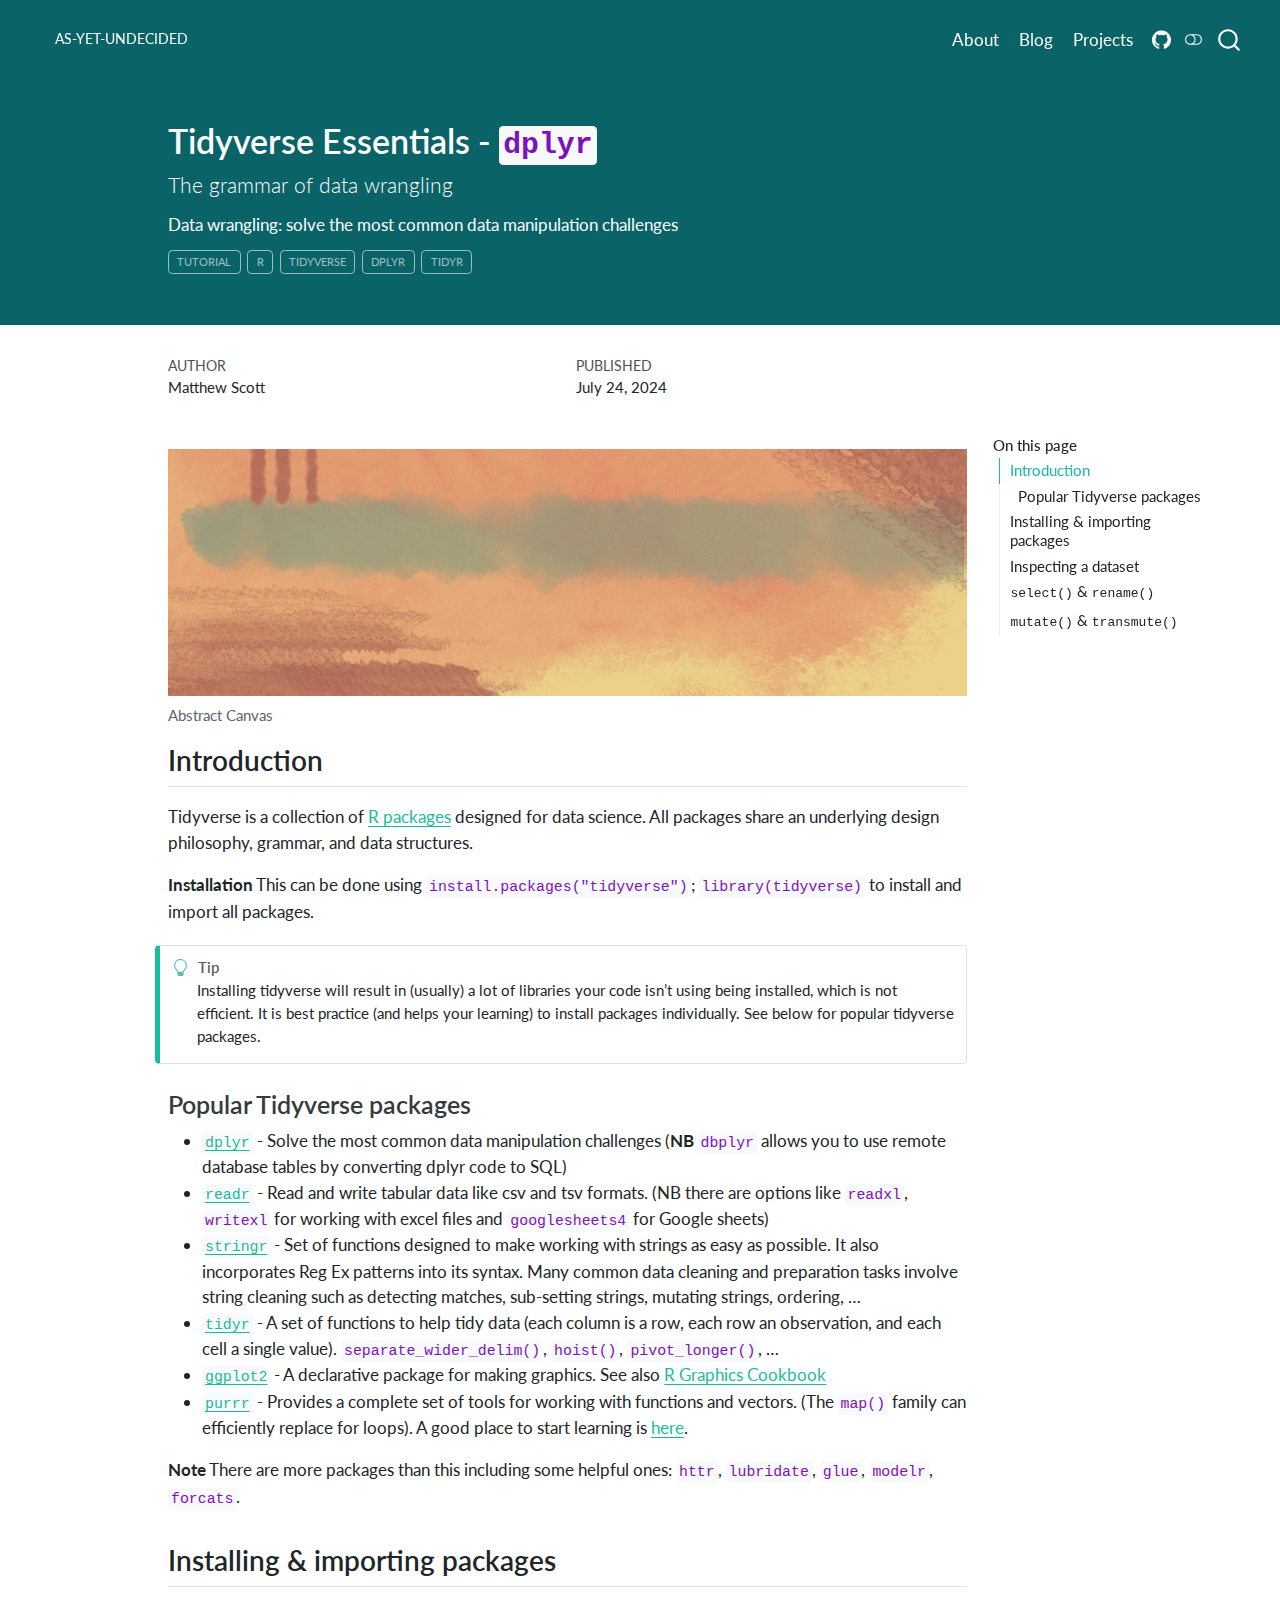
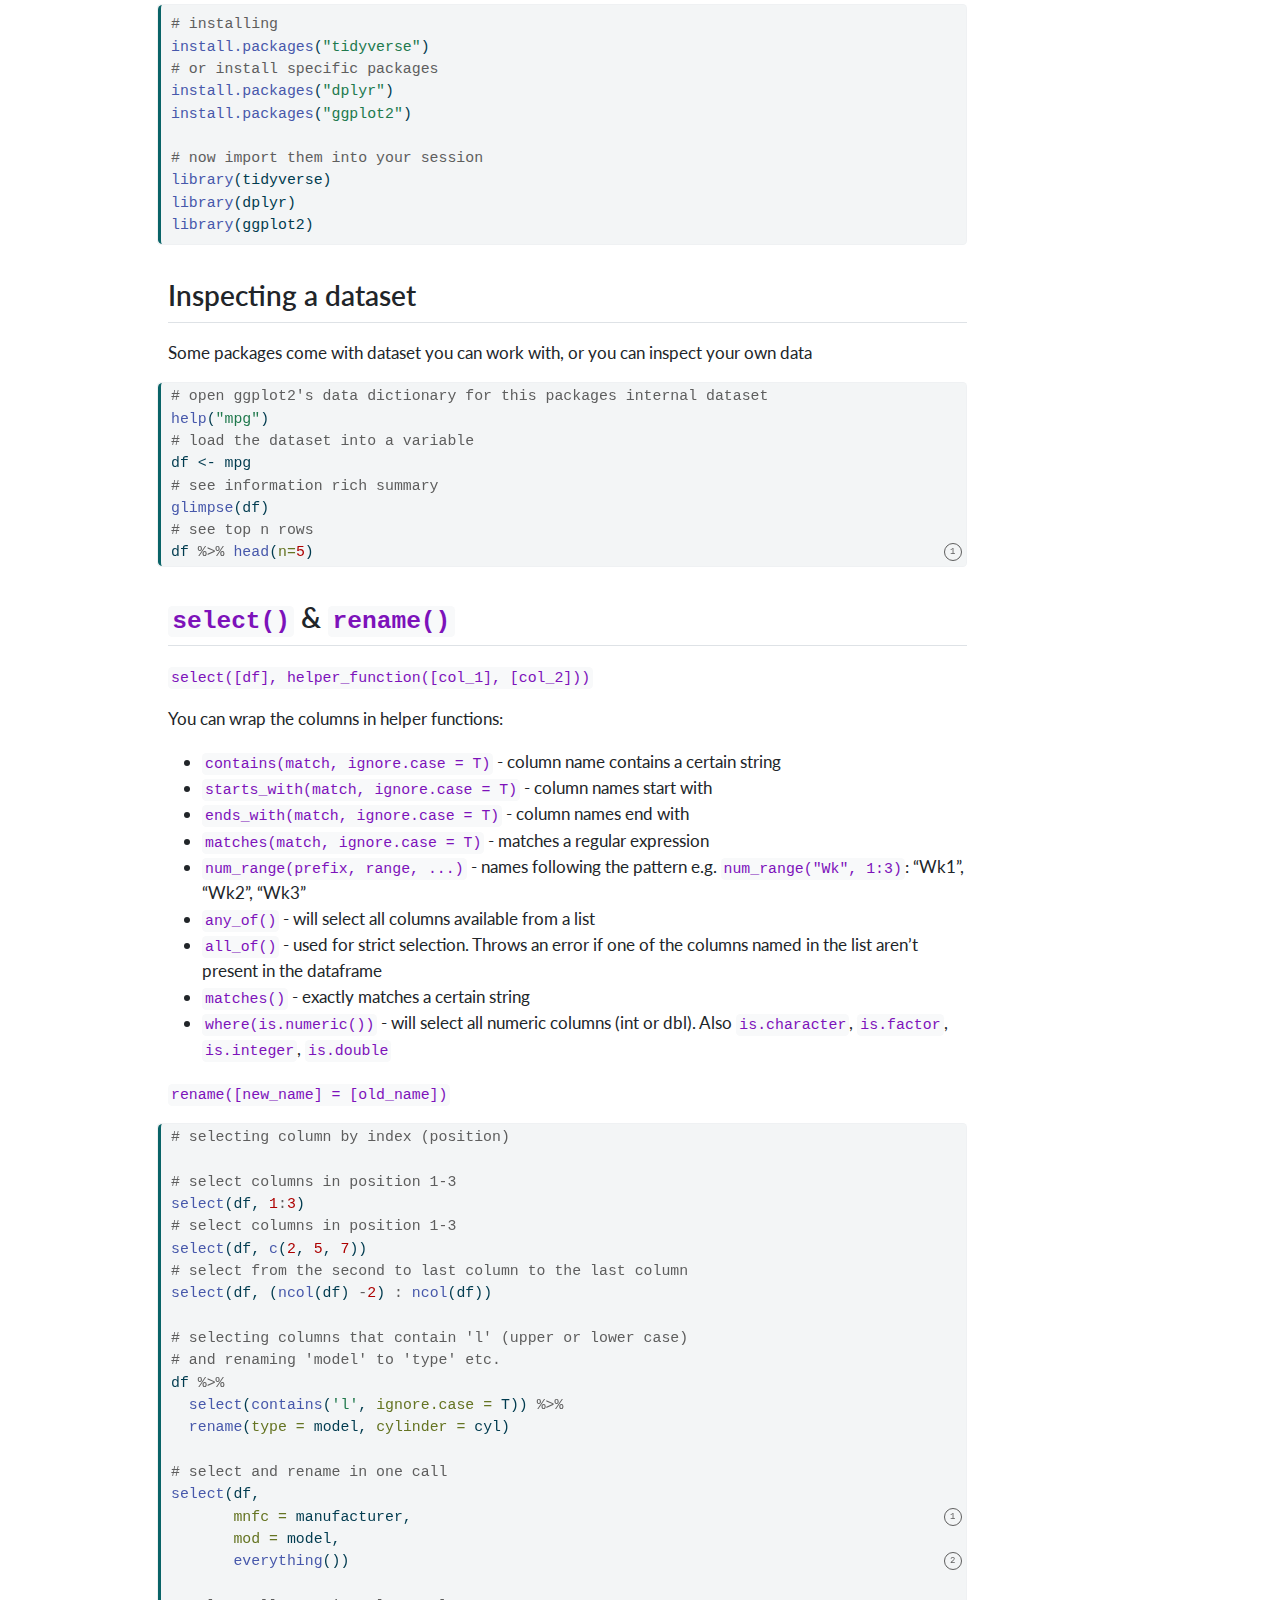
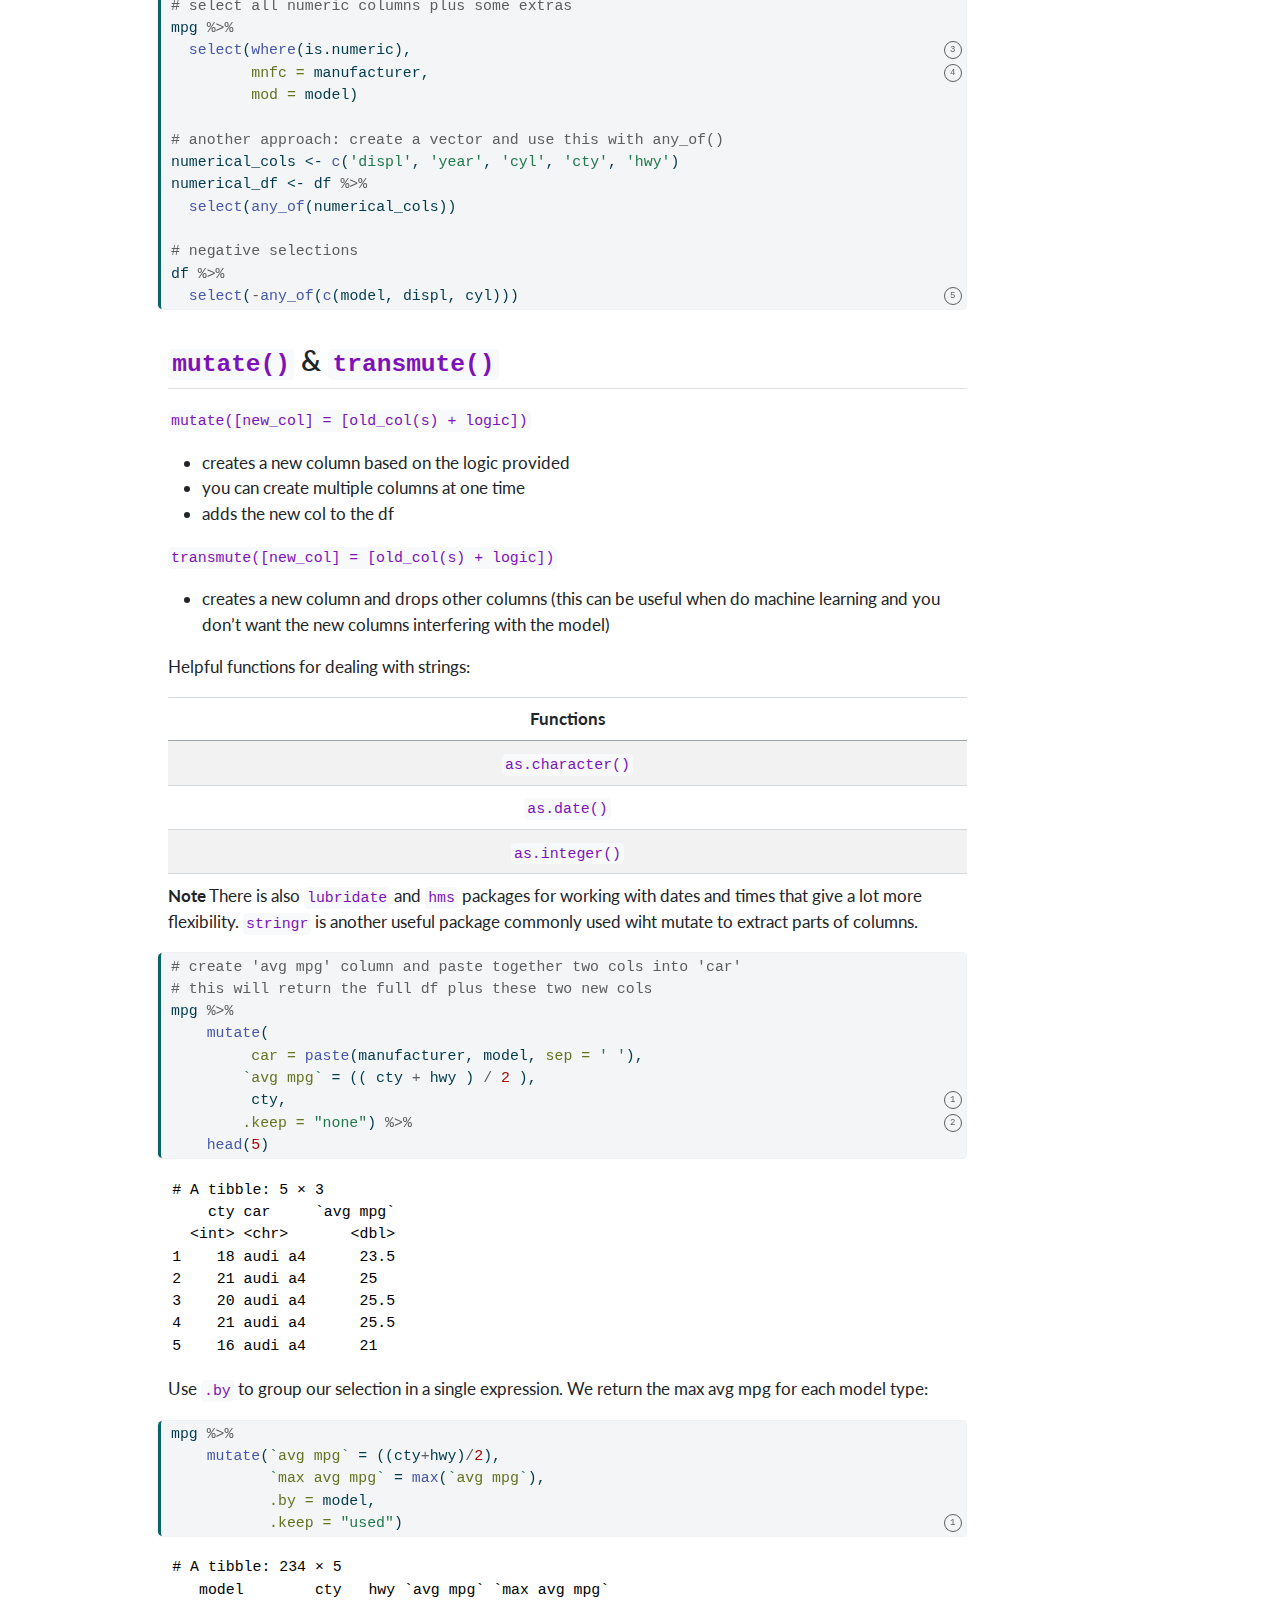
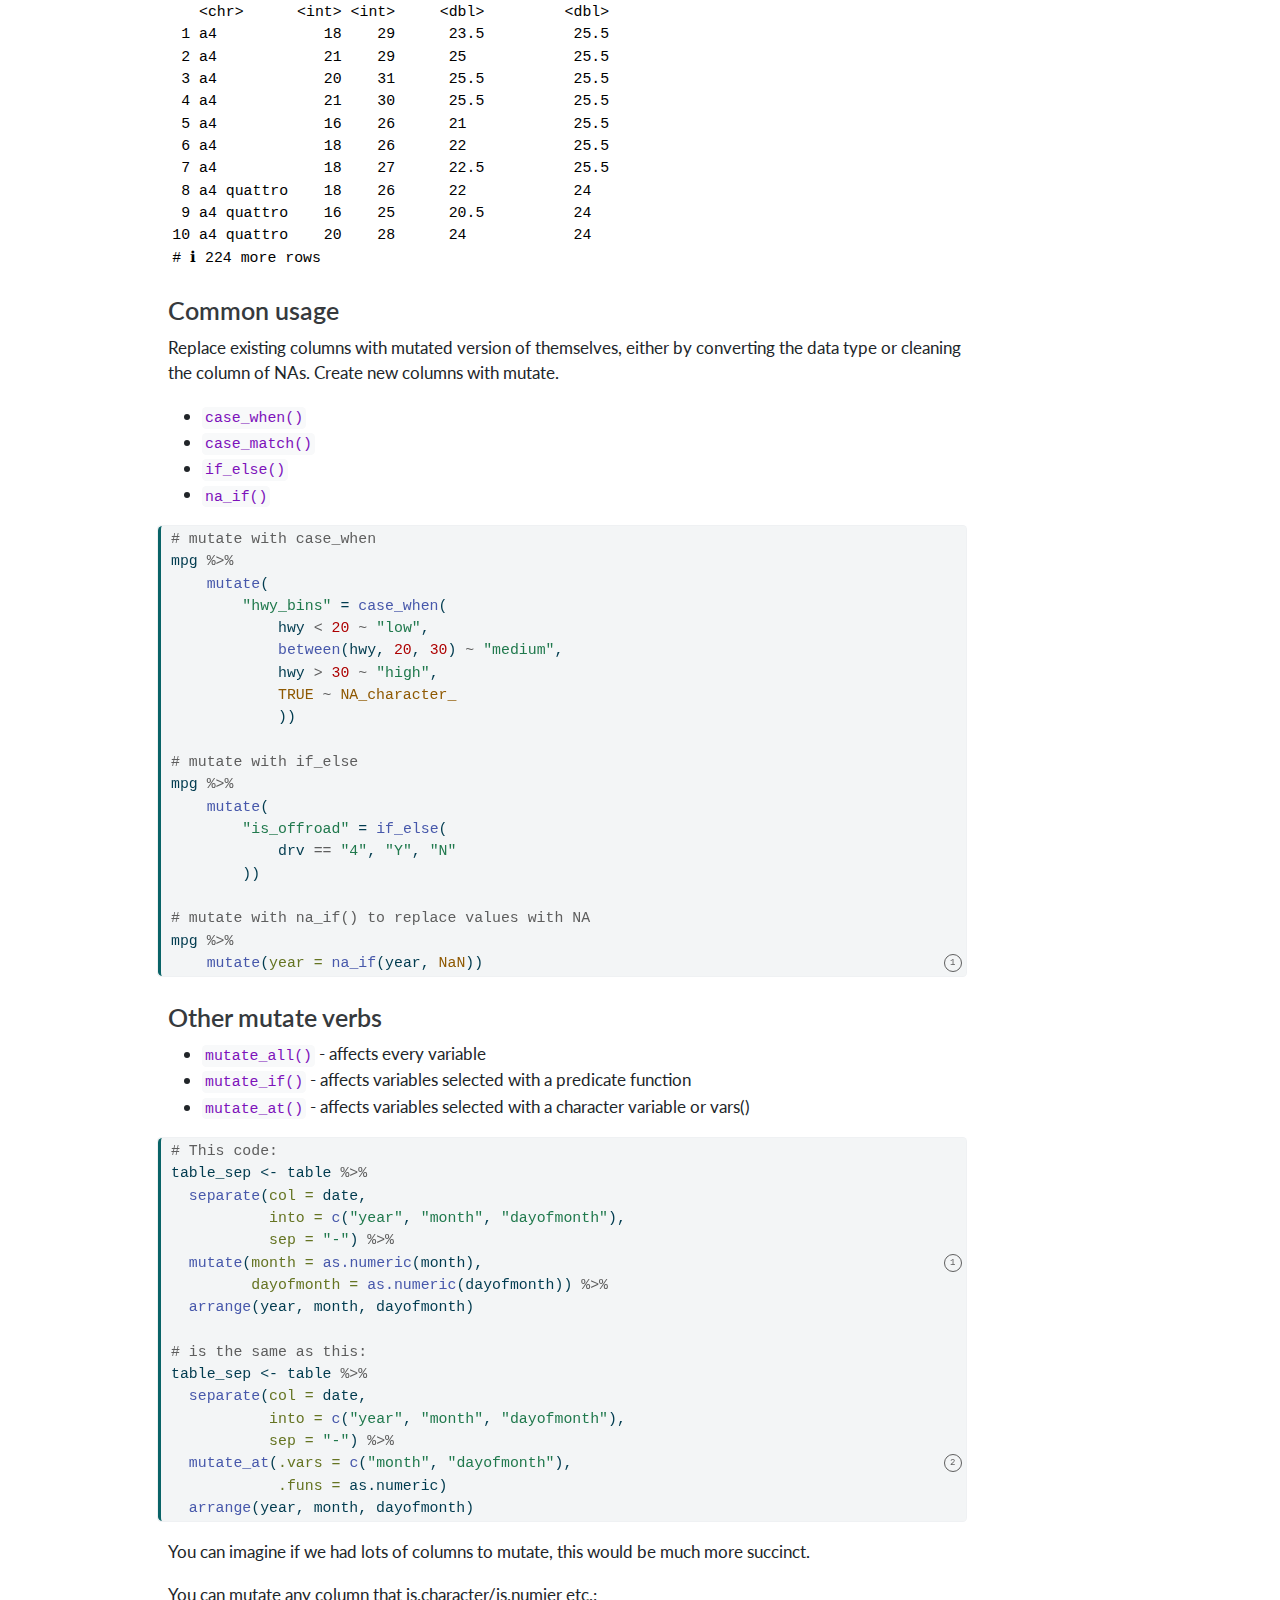
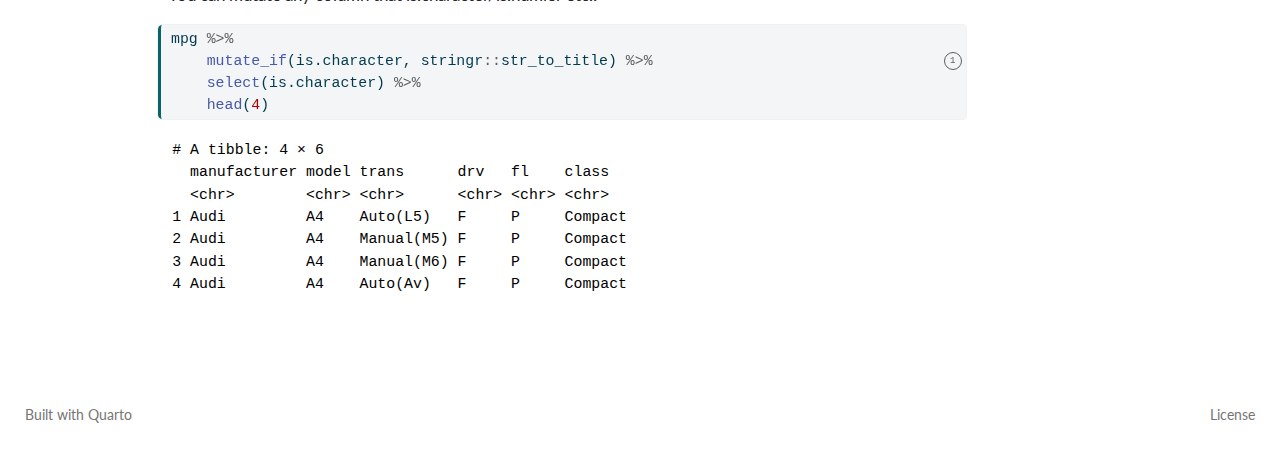
<file: docs/posts/tidyverse-dplyr-tidyr/index.html>
<!DOCTYPE html>
<html xmlns="http://www.w3.org/1999/xhtml" lang="en" xml:lang="en"><head>

<meta charset="utf-8">
<meta name="generator" content="quarto-1.4.555">

<meta name="viewport" content="width=device-width, initial-scale=1.0, user-scalable=yes">

<meta name="author" content="Matthew Scott">
<meta name="dcterms.date" content="2024-07-24">
<meta name="description" content="Data wrangling: solve the most common data manipulation challenges">

<title>As-yet-undecided - Tidyverse Essentials - dplyr</title>
<style>
code{white-space: pre-wrap;}
span.smallcaps{font-variant: small-caps;}
div.columns{display: flex; gap: min(4vw, 1.5em);}
div.column{flex: auto; overflow-x: auto;}
div.hanging-indent{margin-left: 1.5em; text-indent: -1.5em;}
ul.task-list{list-style: none;}
ul.task-list li input[type="checkbox"] {
  width: 0.8em;
  margin: 0 0.8em 0.2em -1em; /* quarto-specific, see https://github.com/quarto-dev/quarto-cli/issues/4556 */ 
  vertical-align: middle;
}
/* CSS for syntax highlighting */
pre > code.sourceCode { white-space: pre; position: relative; }
pre > code.sourceCode > span { line-height: 1.25; }
pre > code.sourceCode > span:empty { height: 1.2em; }
.sourceCode { overflow: visible; }
code.sourceCode > span { color: inherit; text-decoration: inherit; }
div.sourceCode { margin: 1em 0; }
pre.sourceCode { margin: 0; }
@media screen {
div.sourceCode { overflow: auto; }
}
@media print {
pre > code.sourceCode { white-space: pre-wrap; }
pre > code.sourceCode > span { text-indent: -5em; padding-left: 5em; }
}
pre.numberSource code
  { counter-reset: source-line 0; }
pre.numberSource code > span
  { position: relative; left: -4em; counter-increment: source-line; }
pre.numberSource code > span > a:first-child::before
  { content: counter(source-line);
    position: relative; left: -1em; text-align: right; vertical-align: baseline;
    border: none; display: inline-block;
    -webkit-touch-callout: none; -webkit-user-select: none;
    -khtml-user-select: none; -moz-user-select: none;
    -ms-user-select: none; user-select: none;
    padding: 0 4px; width: 4em;
  }
pre.numberSource { margin-left: 3em;  padding-left: 4px; }
div.sourceCode
  {   }
@media screen {
pre > code.sourceCode > span > a:first-child::before { text-decoration: underline; }
}
</style>


<script src="../../site_libs/quarto-nav/quarto-nav.js"></script>
<script src="../../site_libs/clipboard/clipboard.min.js"></script>
<script src="../../site_libs/quarto-search/autocomplete.umd.js"></script>
<script src="../../site_libs/quarto-search/fuse.min.js"></script>
<script src="../../site_libs/quarto-search/quarto-search.js"></script>
<meta name="quarto:offset" content="../../">
<script src="../../site_libs/quarto-html/quarto.js"></script>
<script src="../../site_libs/quarto-html/popper.min.js"></script>
<script src="../../site_libs/quarto-html/tippy.umd.min.js"></script>
<script src="../../site_libs/quarto-html/anchor.min.js"></script>
<link href="../../site_libs/quarto-html/tippy.css" rel="stylesheet">
<link href="../../site_libs/quarto-html/quarto-syntax-highlighting.css" rel="stylesheet" class="quarto-color-scheme" id="quarto-text-highlighting-styles">
<link href="../../site_libs/quarto-html/quarto-syntax-highlighting-dark.css" rel="prefetch" class="quarto-color-scheme quarto-color-alternate" id="quarto-text-highlighting-styles">
<script src="../../site_libs/bootstrap/bootstrap.min.js"></script>
<link href="../../site_libs/bootstrap/bootstrap-icons.css" rel="stylesheet">
<link href="../../site_libs/bootstrap/bootstrap.min.css" rel="stylesheet" class="quarto-color-scheme" id="quarto-bootstrap" data-mode="light">
<link href="../../site_libs/bootstrap/bootstrap-dark.min.css" rel="prefetch" class="quarto-color-scheme quarto-color-alternate" id="quarto-bootstrap" data-mode="dark">
<script id="quarto-search-options" type="application/json">{
  "location": "navbar",
  "copy-button": false,
  "collapse-after": 3,
  "panel-placement": "end",
  "type": "overlay",
  "limit": 50,
  "keyboard-shortcut": [
    "f",
    "/",
    "s"
  ],
  "show-item-context": false,
  "language": {
    "search-no-results-text": "No results",
    "search-matching-documents-text": "matching documents",
    "search-copy-link-title": "Copy link to search",
    "search-hide-matches-text": "Hide additional matches",
    "search-more-match-text": "more match in this document",
    "search-more-matches-text": "more matches in this document",
    "search-clear-button-title": "Clear",
    "search-text-placeholder": "",
    "search-detached-cancel-button-title": "Cancel",
    "search-submit-button-title": "Submit",
    "search-label": "Search"
  }
}</script>


</head>

<body class="nav-fixed">

<div id="quarto-search-results"></div>
  <header id="quarto-header" class="headroom fixed-top quarto-banner">
    <nav class="navbar navbar-expand-lg " data-bs-theme="dark">
      <div class="navbar-container container-fluid">
      <div class="navbar-brand-container mx-auto">
    <a class="navbar-brand" href="../../index.html">
    <span class="navbar-title"></span>
    </a>
  </div>
            <div id="quarto-search" class="" title="Search"></div>
          <button class="navbar-toggler" type="button" data-bs-toggle="collapse" data-bs-target="#navbarCollapse" aria-controls="navbarCollapse" aria-expanded="false" aria-label="Toggle navigation" onclick="if (window.quartoToggleHeadroom) { window.quartoToggleHeadroom(); }">
  <span class="navbar-toggler-icon"></span>
</button>
          <div class="collapse navbar-collapse" id="navbarCollapse">
            <ul class="navbar-nav navbar-nav-scroll me-auto">
  <li class="dropdown-header">
 <span class="menu-text">as-yet-undecided</span></li>
</ul>
            <ul class="navbar-nav navbar-nav-scroll ms-auto">
  <li class="nav-item">
    <a class="nav-link" href="../../about.html"> 
<span class="menu-text">About</span></a>
  </li>  
  <li class="nav-item">
    <a class="nav-link" href="../../index.html"> 
<span class="menu-text">Blog</span></a>
  </li>  
  <li class="nav-item">
    <a class="nav-link" href="../../projects.html"> 
<span class="menu-text">Projects</span></a>
  </li>  
  <li class="nav-item compact">
    <a class="nav-link" href="https://github.com/mc-scott/blog"> <i class="bi bi-github" role="img">
</i> 
<span class="menu-text"></span></a>
  </li>  
</ul>
          </div> <!-- /navcollapse -->
          <div class="quarto-navbar-tools">
  <a href="" class="quarto-color-scheme-toggle quarto-navigation-tool  px-1" onclick="window.quartoToggleColorScheme(); return false;" title="Toggle dark mode"><i class="bi"></i></a>
</div>
      </div> <!-- /container-fluid -->
    </nav>
</header>
<!-- content -->
<header id="title-block-header" class="quarto-title-block default page-columns page-full">
  <div class="quarto-title-banner page-columns page-full">
    <div class="quarto-title column-body">
      <h1 class="title">Tidyverse Essentials - <code>dplyr</code></h1>
            <p class="subtitle lead">The grammar of data wrangling</p>
                  <div>
        <div class="description">
          Data wrangling: solve the most common data manipulation challenges
        </div>
      </div>
                          <div class="quarto-categories">
                <div class="quarto-category">tutorial</div>
                <div class="quarto-category">r</div>
                <div class="quarto-category">tidyverse</div>
                <div class="quarto-category">dplyr</div>
                <div class="quarto-category">tidyr</div>
              </div>
                  </div>
  </div>
    
  
  <div class="quarto-title-meta">

      <div>
      <div class="quarto-title-meta-heading">Author</div>
      <div class="quarto-title-meta-contents">
               <p>Matthew Scott </p>
            </div>
    </div>
      
      <div>
      <div class="quarto-title-meta-heading">Published</div>
      <div class="quarto-title-meta-contents">
        <p class="date">July 24, 2024</p>
      </div>
    </div>
    
      
    </div>
    
  
  </header><div id="quarto-content" class="quarto-container page-columns page-rows-contents page-layout-article page-navbar">
<!-- sidebar -->
<!-- margin-sidebar -->
    <div id="quarto-margin-sidebar" class="sidebar margin-sidebar">
        <nav id="TOC" role="doc-toc" class="toc-active">
    <h2 id="toc-title">On this page</h2>
   
  <ul>
  <li><a href="#introduction" id="toc-introduction" class="nav-link active" data-scroll-target="#introduction">Introduction</a>
  <ul class="collapse">
  <li><a href="#popular-tidyverse-packages" id="toc-popular-tidyverse-packages" class="nav-link" data-scroll-target="#popular-tidyverse-packages">Popular Tidyverse packages</a></li>
  </ul></li>
  <li><a href="#installing-importing-packages" id="toc-installing-importing-packages" class="nav-link" data-scroll-target="#installing-importing-packages">Installing &amp; importing packages</a></li>
  <li><a href="#inspecting-a-dataset" id="toc-inspecting-a-dataset" class="nav-link" data-scroll-target="#inspecting-a-dataset">Inspecting a dataset</a></li>
  <li><a href="#select-rename" id="toc-select-rename" class="nav-link" data-scroll-target="#select-rename"><code>select()</code> &amp; <code>rename()</code></a></li>
  <li><a href="#mutate-transmute" id="toc-mutate-transmute" class="nav-link" data-scroll-target="#mutate-transmute"><code>mutate()</code> &amp; <code>transmute()</code></a>
  <ul class="collapse">
  <li><a href="#common-usage" id="toc-common-usage" class="nav-link" data-scroll-target="#common-usage">Common usage</a></li>
  <li><a href="#other-mutate-verbs" id="toc-other-mutate-verbs" class="nav-link" data-scroll-target="#other-mutate-verbs">Other mutate verbs</a></li>
  </ul></li>
  </ul>
</nav>
    </div>
<!-- main -->
<main class="content quarto-banner-title-block" id="quarto-document-content">





<div class="quarto-figure quarto-figure-center">
<figure class="figure">
<p><img src="abstract-art-wide.png" class="img-fluid figure-img" alt="A picture I drew one time"></p>
<figcaption>Abstract Canvas</figcaption>
</figure>
</div>
<section id="introduction" class="level2">
<h2 class="anchored" data-anchor-id="introduction">Introduction</h2>
<p>Tidyverse is a collection of <a href="https://www.tidyverse.org/packages/">R packages</a> designed for data science. All packages share an underlying design philosophy, grammar, and data structures.</p>
<p><strong>Installation</strong> This can be done using <code>install.packages("tidyverse")</code>; <code>library(tidyverse)</code> to install and import all packages.</p>
<div class="callout callout-style-simple callout-tip callout-titled">
<div class="callout-header d-flex align-content-center">
<div class="callout-icon-container">
<i class="callout-icon"></i>
</div>
<div class="callout-title-container flex-fill">
Tip
</div>
</div>
<div class="callout-body-container callout-body">
<p>Installing tidyverse will result in (usually) a lot of libraries your code isn’t using being installed, which is not efficient. It is best practice (and helps your learning) to install packages individually. See below for popular tidyverse packages.</p>
</div>
</div>
<section id="popular-tidyverse-packages" class="level3">
<h3 class="anchored" data-anchor-id="popular-tidyverse-packages">Popular Tidyverse packages</h3>
<ul>
<li><a href="https://dplyr.tidyverse.org/"><code>dplyr</code></a> - Solve the most common data manipulation challenges (<strong>NB</strong> <code>dbplyr</code> allows you to use remote database tables by converting dplyr code to SQL)</li>
<li><a href="https://readr.tidyverse.org/"><code>readr</code></a> - Read and write tabular data like csv and tsv formats. (NB there are options like <code>readxl</code>, <code>writexl</code> for working with excel files and <code>googlesheets4</code> for Google sheets)</li>
<li><a href="https://stringr.tidyverse.org/"><code>stringr</code></a> - Set of functions designed to make working with strings as easy as possible. It also incorporates Reg Ex patterns into its syntax. Many common data cleaning and preparation tasks involve string cleaning such as detecting matches, sub-setting strings, mutating strings, ordering, …</li>
<li><a href="https://tidyr.tidyverse.org/"><code>tidyr</code></a> - A set of functions to help tidy data (each column is a row, each row an observation, and each cell a single value). <code>separate_wider_delim()</code>, <code>hoist()</code>, <code>pivot_longer()</code>, …</li>
<li><a href="https://ggplot2.tidyverse.org/"><code>ggplot2</code></a> - A declarative package for making graphics. See also <a href="https://r-graphics.org/">R Graphics Cookbook</a></li>
<li><a href="https://purrr.tidyverse.org/"><code>purrr</code></a> - Provides a complete set of tools for working with functions and vectors. (The <code>map()</code> family can efficiently replace for loops). A good place to start learning is <a href="https://r4ds.had.co.nz/iteration.html">here</a>.</li>
</ul>
<p><strong>Note</strong> There are more packages than this including some helpful ones: <code>httr</code>, <code>lubridate</code>, <code>glue</code>, <code>modelr</code>, <code>forcats</code>.</p>
</section>
</section>
<section id="installing-importing-packages" class="level2">
<h2 class="anchored" data-anchor-id="installing-importing-packages">Installing &amp; importing packages</h2>
<div class="cell">
<div class="sourceCode cell-code" id="cb1"><pre class="sourceCode r code-with-copy"><code class="sourceCode r"><span id="cb1-1"><a href="#cb1-1" aria-hidden="true" tabindex="-1"></a><span class="co"># installing</span></span>
<span id="cb1-2"><a href="#cb1-2" aria-hidden="true" tabindex="-1"></a><span class="fu">install.packages</span>(<span class="st">"tidyverse"</span>)</span>
<span id="cb1-3"><a href="#cb1-3" aria-hidden="true" tabindex="-1"></a><span class="co"># or install specific packages</span></span>
<span id="cb1-4"><a href="#cb1-4" aria-hidden="true" tabindex="-1"></a><span class="fu">install.packages</span>(<span class="st">"dplyr"</span>)</span>
<span id="cb1-5"><a href="#cb1-5" aria-hidden="true" tabindex="-1"></a><span class="fu">install.packages</span>(<span class="st">"ggplot2"</span>)</span>
<span id="cb1-6"><a href="#cb1-6" aria-hidden="true" tabindex="-1"></a></span>
<span id="cb1-7"><a href="#cb1-7" aria-hidden="true" tabindex="-1"></a><span class="co"># now import them into your session</span></span>
<span id="cb1-8"><a href="#cb1-8" aria-hidden="true" tabindex="-1"></a><span class="fu">library</span>(tidyverse)</span>
<span id="cb1-9"><a href="#cb1-9" aria-hidden="true" tabindex="-1"></a><span class="fu">library</span>(dplyr)</span>
<span id="cb1-10"><a href="#cb1-10" aria-hidden="true" tabindex="-1"></a><span class="fu">library</span>(ggplot2)</span></code><button title="Copy to Clipboard" class="code-copy-button"><i class="bi"></i></button></pre></div>
</div>
</section>
<section id="inspecting-a-dataset" class="level2">
<h2 class="anchored" data-anchor-id="inspecting-a-dataset">Inspecting a dataset</h2>
<p>Some packages come with dataset you can work with, or you can inspect your own data</p>
<div class="cell">
<div class="sourceCode cell-code" id="annotated-cell-2"><pre class="sourceCode r code-annotation-code code-with-copy code-annotated"><code class="sourceCode r"><span id="annotated-cell-2-1"><a href="#annotated-cell-2-1" aria-hidden="true" tabindex="-1"></a><span class="co"># open ggplot2's data dictionary for this packages internal dataset</span></span>
<span id="annotated-cell-2-2"><a href="#annotated-cell-2-2" aria-hidden="true" tabindex="-1"></a><span class="fu">help</span>(<span class="st">"mpg"</span>)</span>
<span id="annotated-cell-2-3"><a href="#annotated-cell-2-3" aria-hidden="true" tabindex="-1"></a><span class="co"># load the dataset into a variable</span></span>
<span id="annotated-cell-2-4"><a href="#annotated-cell-2-4" aria-hidden="true" tabindex="-1"></a>df <span class="ot">&lt;-</span> mpg</span>
<span id="annotated-cell-2-5"><a href="#annotated-cell-2-5" aria-hidden="true" tabindex="-1"></a><span class="co"># see information rich summary</span></span>
<span id="annotated-cell-2-6"><a href="#annotated-cell-2-6" aria-hidden="true" tabindex="-1"></a><span class="fu">glimpse</span>(df)</span>
<span id="annotated-cell-2-7"><a href="#annotated-cell-2-7" aria-hidden="true" tabindex="-1"></a><span class="co"># see top n rows</span></span>
<button class="code-annotation-anchor" data-target-cell="annotated-cell-2" data-target-annotation="1">1</button><span id="annotated-cell-2-8" class="code-annotation-target"><a href="#annotated-cell-2-8" aria-hidden="true" tabindex="-1"></a>df <span class="sc">%&gt;%</span> <span class="fu">head</span>(<span class="at">n=</span><span class="dv">5</span>)</span><div class="code-annotation-gutter-bg"></div><div class="code-annotation-gutter"></div></code><button title="Copy to Clipboard" class="code-copy-button"><i class="bi"></i></button></pre></div>
<div class="cell-annotation">
<dl class="code-annotation-container-hidden code-annotation-container-grid">
<dt data-target-cell="annotated-cell-2" data-target-annotation="1">1</dt>
<dd>
<span data-code-cell="annotated-cell-2" data-code-lines="8" data-code-annotation="1">You can also use <code>tail()</code> to see the bottom n rows</span>
</dd>
</dl>
</div>
</div>
</section>
<section id="select-rename" class="level2">
<h2 class="anchored" data-anchor-id="select-rename"><code>select()</code> &amp; <code>rename()</code></h2>
<p><code>select([df], helper_function([col_1], [col_2]))</code></p>
<p>You can wrap the columns in helper functions:</p>
<ul>
<li><code>contains(match, ignore.case = T)</code> - column name contains a certain string</li>
<li><code>starts_with(match, ignore.case = T)</code> - column names start with</li>
<li><code>ends_with(match, ignore.case = T)</code> - column names end with</li>
<li><code>matches(match, ignore.case = T)</code> - matches a regular expression</li>
<li><code>num_range(prefix, range, ...)</code> - names following the pattern e.g.&nbsp;<code>num_range("Wk", 1:3)</code>: “Wk1”, “Wk2”, “Wk3”</li>
<li><code>any_of()</code> - will select all columns available from a list</li>
<li><code>all_of()</code> - used for strict selection. Throws an error if one of the columns named in the list aren’t present in the dataframe</li>
<li><code>matches()</code> - exactly matches a certain string</li>
<li><code>where(is.numeric())</code> - will select all numeric columns (int or dbl). Also <code>is.character</code>, <code>is.factor</code>, <code>is.integer</code>, <code>is.double</code></li>
</ul>
<p><code>rename([new_name] = [old_name])</code></p>
<div class="cell">
<div class="sourceCode cell-code" id="annotated-cell-3"><pre class="sourceCode r code-annotation-code code-with-copy code-annotated"><code class="sourceCode r"><span id="annotated-cell-3-1"><a href="#annotated-cell-3-1" aria-hidden="true" tabindex="-1"></a><span class="co"># selecting column by index (position)</span></span>
<span id="annotated-cell-3-2"><a href="#annotated-cell-3-2" aria-hidden="true" tabindex="-1"></a></span>
<span id="annotated-cell-3-3"><a href="#annotated-cell-3-3" aria-hidden="true" tabindex="-1"></a><span class="co"># select columns in position 1-3</span></span>
<span id="annotated-cell-3-4"><a href="#annotated-cell-3-4" aria-hidden="true" tabindex="-1"></a><span class="fu">select</span>(df, <span class="dv">1</span><span class="sc">:</span><span class="dv">3</span>)</span>
<span id="annotated-cell-3-5"><a href="#annotated-cell-3-5" aria-hidden="true" tabindex="-1"></a><span class="co"># select columns in position 1-3</span></span>
<span id="annotated-cell-3-6"><a href="#annotated-cell-3-6" aria-hidden="true" tabindex="-1"></a><span class="fu">select</span>(df, <span class="fu">c</span>(<span class="dv">2</span>, <span class="dv">5</span>, <span class="dv">7</span>))</span>
<span id="annotated-cell-3-7"><a href="#annotated-cell-3-7" aria-hidden="true" tabindex="-1"></a><span class="co"># select from the second to last column to the last column</span></span>
<span id="annotated-cell-3-8"><a href="#annotated-cell-3-8" aria-hidden="true" tabindex="-1"></a><span class="fu">select</span>(df, (<span class="fu">ncol</span>(df) <span class="sc">-</span><span class="dv">2</span>) <span class="sc">:</span> <span class="fu">ncol</span>(df))</span>
<span id="annotated-cell-3-9"><a href="#annotated-cell-3-9" aria-hidden="true" tabindex="-1"></a></span>
<span id="annotated-cell-3-10"><a href="#annotated-cell-3-10" aria-hidden="true" tabindex="-1"></a><span class="co"># selecting columns that contain 'l' (upper or lower case) </span></span>
<span id="annotated-cell-3-11"><a href="#annotated-cell-3-11" aria-hidden="true" tabindex="-1"></a><span class="co"># and renaming 'model' to 'type' etc.</span></span>
<span id="annotated-cell-3-12"><a href="#annotated-cell-3-12" aria-hidden="true" tabindex="-1"></a>df <span class="sc">%&gt;%</span> </span>
<span id="annotated-cell-3-13"><a href="#annotated-cell-3-13" aria-hidden="true" tabindex="-1"></a>  <span class="fu">select</span>(<span class="fu">contains</span>(<span class="st">'l'</span>, <span class="at">ignore.case =</span> T)) <span class="sc">%&gt;%</span> </span>
<span id="annotated-cell-3-14"><a href="#annotated-cell-3-14" aria-hidden="true" tabindex="-1"></a>  <span class="fu">rename</span>(<span class="at">type =</span> model, <span class="at">cylinder =</span> cyl)</span>
<span id="annotated-cell-3-15"><a href="#annotated-cell-3-15" aria-hidden="true" tabindex="-1"></a></span>
<span id="annotated-cell-3-16"><a href="#annotated-cell-3-16" aria-hidden="true" tabindex="-1"></a><span class="co"># select and rename in one call</span></span>
<span id="annotated-cell-3-17"><a href="#annotated-cell-3-17" aria-hidden="true" tabindex="-1"></a><span class="fu">select</span>(df, </span>
<button class="code-annotation-anchor" data-target-cell="annotated-cell-3" data-target-annotation="1">1</button><span id="annotated-cell-3-18" class="code-annotation-target"><a href="#annotated-cell-3-18" aria-hidden="true" tabindex="-1"></a>       <span class="at">mnfc =</span> manufacturer,</span>
<span id="annotated-cell-3-19"><a href="#annotated-cell-3-19" aria-hidden="true" tabindex="-1"></a>       <span class="at">mod =</span> model,</span>
<button class="code-annotation-anchor" data-target-cell="annotated-cell-3" data-target-annotation="2">2</button><span id="annotated-cell-3-20" class="code-annotation-target"><a href="#annotated-cell-3-20" aria-hidden="true" tabindex="-1"></a>       <span class="fu">everything</span>())</span>
<span id="annotated-cell-3-21"><a href="#annotated-cell-3-21" aria-hidden="true" tabindex="-1"></a></span>
<span id="annotated-cell-3-22"><a href="#annotated-cell-3-22" aria-hidden="true" tabindex="-1"></a><span class="co"># select all numeric columns plus some extras</span></span>
<span id="annotated-cell-3-23"><a href="#annotated-cell-3-23" aria-hidden="true" tabindex="-1"></a>mpg <span class="sc">%&gt;%</span></span>
<button class="code-annotation-anchor" data-target-cell="annotated-cell-3" data-target-annotation="3">3</button><span id="annotated-cell-3-24" class="code-annotation-target"><a href="#annotated-cell-3-24" aria-hidden="true" tabindex="-1"></a>  <span class="fu">select</span>(<span class="fu">where</span>(is.numeric),</span>
<button class="code-annotation-anchor" data-target-cell="annotated-cell-3" data-target-annotation="4">4</button><span id="annotated-cell-3-25" class="code-annotation-target"><a href="#annotated-cell-3-25" aria-hidden="true" tabindex="-1"></a>         <span class="at">mnfc =</span> manufacturer,</span>
<span id="annotated-cell-3-26"><a href="#annotated-cell-3-26" aria-hidden="true" tabindex="-1"></a>         <span class="at">mod =</span> model)</span>
<span id="annotated-cell-3-27"><a href="#annotated-cell-3-27" aria-hidden="true" tabindex="-1"></a></span>
<span id="annotated-cell-3-28"><a href="#annotated-cell-3-28" aria-hidden="true" tabindex="-1"></a><span class="co"># another approach: create a vector and use this with any_of()</span></span>
<span id="annotated-cell-3-29"><a href="#annotated-cell-3-29" aria-hidden="true" tabindex="-1"></a>numerical_cols <span class="ot">&lt;-</span> <span class="fu">c</span>(<span class="st">'displ'</span>, <span class="st">'year'</span>, <span class="st">'cyl'</span>, <span class="st">'cty'</span>, <span class="st">'hwy'</span>)</span>
<span id="annotated-cell-3-30"><a href="#annotated-cell-3-30" aria-hidden="true" tabindex="-1"></a>numerical_df <span class="ot">&lt;-</span> df <span class="sc">%&gt;%</span> </span>
<span id="annotated-cell-3-31"><a href="#annotated-cell-3-31" aria-hidden="true" tabindex="-1"></a>  <span class="fu">select</span>(<span class="fu">any_of</span>(numerical_cols))</span>
<span id="annotated-cell-3-32"><a href="#annotated-cell-3-32" aria-hidden="true" tabindex="-1"></a></span>
<span id="annotated-cell-3-33"><a href="#annotated-cell-3-33" aria-hidden="true" tabindex="-1"></a><span class="co"># negative selections</span></span>
<span id="annotated-cell-3-34"><a href="#annotated-cell-3-34" aria-hidden="true" tabindex="-1"></a>df <span class="sc">%&gt;%</span> </span>
<button class="code-annotation-anchor" data-target-cell="annotated-cell-3" data-target-annotation="5">5</button><span id="annotated-cell-3-35" class="code-annotation-target"><a href="#annotated-cell-3-35" aria-hidden="true" tabindex="-1"></a>  <span class="fu">select</span>(<span class="sc">-</span><span class="fu">any_of</span>(<span class="fu">c</span>(model, displ, cyl)))</span><div class="code-annotation-gutter-bg"></div><div class="code-annotation-gutter"></div></code><button title="Copy to Clipboard" class="code-copy-button"><i class="bi"></i></button></pre></div>
<div class="cell-annotation">
<dl class="code-annotation-container-hidden code-annotation-container-grid">
<dt data-target-cell="annotated-cell-3" data-target-annotation="1">1</dt>
<dd>
<span data-code-cell="annotated-cell-3" data-code-lines="18,19" data-code-annotation="1">select and rename in one call</span>
</dd>
<dt data-target-cell="annotated-cell-3" data-target-annotation="2">2</dt>
<dd>
<span data-code-cell="annotated-cell-3" data-code-lines="20" data-code-annotation="2">select all remaining columns that haven’t already been specified</span>
</dd>
<dt data-target-cell="annotated-cell-3" data-target-annotation="3">3</dt>
<dd>
<span data-code-cell="annotated-cell-3" data-code-lines="24" data-code-annotation="3">this will select all column of data type int or dbl</span>
</dd>
<dt data-target-cell="annotated-cell-3" data-target-annotation="4">4</dt>
<dd>
<span data-code-cell="annotated-cell-3" data-code-lines="25,26" data-code-annotation="4">add two additional non-numeric cols to your selection</span>
</dd>
<dt data-target-cell="annotated-cell-3" data-target-annotation="5">5</dt>
<dd>
<span data-code-cell="annotated-cell-3" data-code-lines="35" data-code-annotation="5">remove any of these columns that appear in the dataframe</span>
</dd>
</dl>
</div>
</div>
</section>
<section id="mutate-transmute" class="level2">
<h2 class="anchored" data-anchor-id="mutate-transmute"><code>mutate()</code> &amp; <code>transmute()</code></h2>
<p><code>mutate([new_col] = [old_col(s) + logic])</code></p>
<ul>
<li>creates a new column based on the logic provided</li>
<li>you can create multiple columns at one time</li>
<li>adds the new col to the df</li>
</ul>
<p><code>transmute([new_col] = [old_col(s) + logic])</code></p>
<ul>
<li>creates a new column and drops other columns (this can be useful when do machine learning and you don’t want the new columns interfering with the model)</li>
</ul>
<p>Helpful functions for dealing with strings:</p>
<table class="table-striped table-hover caption-top table">
<thead>
<tr class="header">
<th style="text-align: center;">Functions</th>
</tr>
</thead>
<tbody>
<tr class="odd">
<td style="text-align: center;"><code>as.character()</code></td>
</tr>
<tr class="even">
<td style="text-align: center;"><code>as.date()</code></td>
</tr>
<tr class="odd">
<td style="text-align: center;"><code>as.integer()</code></td>
</tr>
</tbody>
</table>
<p><strong>Note</strong> There is also <code>lubridate</code> and <code>hms</code> packages for working with dates and times that give a lot more flexibility. <code>stringr</code> is another useful package commonly used wiht mutate to extract parts of columns.</p>
<div class="cell">
<div class="sourceCode cell-code" id="annotated-cell-4"><pre class="sourceCode r code-annotation-code code-with-copy code-annotated"><code class="sourceCode r"><span id="annotated-cell-4-1"><a href="#annotated-cell-4-1" aria-hidden="true" tabindex="-1"></a><span class="co"># create 'avg mpg' column and paste together two cols into 'car'</span></span>
<span id="annotated-cell-4-2"><a href="#annotated-cell-4-2" aria-hidden="true" tabindex="-1"></a><span class="co"># this will return the full df plus these two new cols</span></span>
<span id="annotated-cell-4-3"><a href="#annotated-cell-4-3" aria-hidden="true" tabindex="-1"></a>mpg <span class="sc">%&gt;%</span> </span>
<span id="annotated-cell-4-4"><a href="#annotated-cell-4-4" aria-hidden="true" tabindex="-1"></a>    <span class="fu">mutate</span>(</span>
<span id="annotated-cell-4-5"><a href="#annotated-cell-4-5" aria-hidden="true" tabindex="-1"></a>         <span class="at">car =</span> <span class="fu">paste</span>(manufacturer, model, <span class="at">sep =</span> <span class="st">' '</span>),</span>
<span id="annotated-cell-4-6"><a href="#annotated-cell-4-6" aria-hidden="true" tabindex="-1"></a>        <span class="st">`</span><span class="at">avg mpg</span><span class="st">`</span> <span class="ot">=</span> (( cty <span class="sc">+</span> hwy ) <span class="sc">/</span> <span class="dv">2</span> ),</span>
<button class="code-annotation-anchor" data-target-cell="annotated-cell-4" data-target-annotation="1">1</button><span id="annotated-cell-4-7" class="code-annotation-target"><a href="#annotated-cell-4-7" aria-hidden="true" tabindex="-1"></a>         cty,</span>
<button class="code-annotation-anchor" data-target-cell="annotated-cell-4" data-target-annotation="2">2</button><span id="annotated-cell-4-8" class="code-annotation-target"><a href="#annotated-cell-4-8" aria-hidden="true" tabindex="-1"></a>        <span class="at">.keep =</span> <span class="st">"none"</span>) <span class="sc">%&gt;%</span></span>
<span id="annotated-cell-4-9"><a href="#annotated-cell-4-9" aria-hidden="true" tabindex="-1"></a>    <span class="fu">head</span>(<span class="dv">5</span>)</span><div class="code-annotation-gutter-bg"></div><div class="code-annotation-gutter"></div></code><button title="Copy to Clipboard" class="code-copy-button"><i class="bi"></i></button></pre></div>
<div class="cell-annotation">
<dl class="code-annotation-container-hidden code-annotation-container-grid">
<dt data-target-cell="annotated-cell-4" data-target-annotation="1">1</dt>
<dd>
<span data-code-cell="annotated-cell-4" data-code-lines="7" data-code-annotation="1">We can specify the col name with no calc and it will get included</span>
</dd>
<dt data-target-cell="annotated-cell-4" data-target-annotation="2">2</dt>
<dd>
<span data-code-cell="annotated-cell-4" data-code-lines="8" data-code-annotation="2">Acts like <code>transmute</code> to keep only created columns</span>
</dd>
</dl>
</div>
<div class="cell-output cell-output-stdout">
<pre><code># A tibble: 5 × 3
    cty car     `avg mpg`
  &lt;int&gt; &lt;chr&gt;       &lt;dbl&gt;
1    18 audi a4      23.5
2    21 audi a4      25  
3    20 audi a4      25.5
4    21 audi a4      25.5
5    16 audi a4      21  </code></pre>
</div>
</div>
<p>Use <code>.by</code> to group our selection in a single expression. We return the max avg mpg for each model type:</p>
<div class="cell">
<div class="sourceCode cell-code" id="annotated-cell-5"><pre class="sourceCode r code-annotation-code code-with-copy code-annotated"><code class="sourceCode r"><span id="annotated-cell-5-1"><a href="#annotated-cell-5-1" aria-hidden="true" tabindex="-1"></a>mpg <span class="sc">%&gt;%</span> </span>
<span id="annotated-cell-5-2"><a href="#annotated-cell-5-2" aria-hidden="true" tabindex="-1"></a>    <span class="fu">mutate</span>(<span class="st">`</span><span class="at">avg mpg</span><span class="st">`</span> <span class="ot">=</span> ((cty<span class="sc">+</span>hwy)<span class="sc">/</span><span class="dv">2</span>),</span>
<span id="annotated-cell-5-3"><a href="#annotated-cell-5-3" aria-hidden="true" tabindex="-1"></a>           <span class="st">`</span><span class="at">max avg mpg</span><span class="st">`</span> <span class="ot">=</span> <span class="fu">max</span>(<span class="st">`</span><span class="at">avg mpg</span><span class="st">`</span>),</span>
<span id="annotated-cell-5-4"><a href="#annotated-cell-5-4" aria-hidden="true" tabindex="-1"></a>           <span class="at">.by =</span> model,</span>
<button class="code-annotation-anchor" data-target-cell="annotated-cell-5" data-target-annotation="1">1</button><span id="annotated-cell-5-5" class="code-annotation-target"><a href="#annotated-cell-5-5" aria-hidden="true" tabindex="-1"></a>           <span class="at">.keep =</span> <span class="st">"used"</span>)</span><div class="code-annotation-gutter-bg"></div><div class="code-annotation-gutter"></div></code><button title="Copy to Clipboard" class="code-copy-button"><i class="bi"></i></button></pre></div>
<div class="cell-annotation">
<dl class="code-annotation-container-hidden code-annotation-container-grid">
<dt data-target-cell="annotated-cell-5" data-target-annotation="1">1</dt>
<dd>
<span data-code-cell="annotated-cell-5" data-code-lines="5" data-code-annotation="1">Now we keep only columns used in our mutate verb, including those used in the calculations.</span>
</dd>
</dl>
</div>
<div class="cell-output cell-output-stdout">
<pre><code># A tibble: 234 × 5
   model        cty   hwy `avg mpg` `max avg mpg`
   &lt;chr&gt;      &lt;int&gt; &lt;int&gt;     &lt;dbl&gt;         &lt;dbl&gt;
 1 a4            18    29      23.5          25.5
 2 a4            21    29      25            25.5
 3 a4            20    31      25.5          25.5
 4 a4            21    30      25.5          25.5
 5 a4            16    26      21            25.5
 6 a4            18    26      22            25.5
 7 a4            18    27      22.5          25.5
 8 a4 quattro    18    26      22            24  
 9 a4 quattro    16    25      20.5          24  
10 a4 quattro    20    28      24            24  
# ℹ 224 more rows</code></pre>
</div>
</div>
<section id="common-usage" class="level3">
<h3 class="anchored" data-anchor-id="common-usage">Common usage</h3>
<p>Replace existing columns with mutated version of themselves, either by converting the data type or cleaning the column of NAs. Create new columns with mutate.</p>
<ul>
<li><code>case_when()</code></li>
<li><code>case_match()</code></li>
<li><code>if_else()</code></li>
<li><code>na_if()</code></li>
</ul>
<div class="cell">
<div class="sourceCode cell-code" id="annotated-cell-6"><pre class="sourceCode r code-annotation-code code-with-copy code-annotated"><code class="sourceCode r"><span id="annotated-cell-6-1"><a href="#annotated-cell-6-1" aria-hidden="true" tabindex="-1"></a><span class="co"># mutate with case_when</span></span>
<span id="annotated-cell-6-2"><a href="#annotated-cell-6-2" aria-hidden="true" tabindex="-1"></a>mpg <span class="sc">%&gt;%</span> </span>
<span id="annotated-cell-6-3"><a href="#annotated-cell-6-3" aria-hidden="true" tabindex="-1"></a>    <span class="fu">mutate</span>(</span>
<span id="annotated-cell-6-4"><a href="#annotated-cell-6-4" aria-hidden="true" tabindex="-1"></a>        <span class="st">"hwy_bins"</span> <span class="ot">=</span> <span class="fu">case_when</span>(</span>
<span id="annotated-cell-6-5"><a href="#annotated-cell-6-5" aria-hidden="true" tabindex="-1"></a>            hwy <span class="sc">&lt;</span> <span class="dv">20</span> <span class="sc">~</span> <span class="st">"low"</span>,</span>
<span id="annotated-cell-6-6"><a href="#annotated-cell-6-6" aria-hidden="true" tabindex="-1"></a>            <span class="fu">between</span>(hwy, <span class="dv">20</span>, <span class="dv">30</span>) <span class="sc">~</span> <span class="st">"medium"</span>,</span>
<span id="annotated-cell-6-7"><a href="#annotated-cell-6-7" aria-hidden="true" tabindex="-1"></a>            hwy <span class="sc">&gt;</span> <span class="dv">30</span> <span class="sc">~</span> <span class="st">"high"</span>,</span>
<span id="annotated-cell-6-8"><a href="#annotated-cell-6-8" aria-hidden="true" tabindex="-1"></a>            <span class="cn">TRUE</span> <span class="sc">~</span> <span class="cn">NA_character_</span></span>
<span id="annotated-cell-6-9"><a href="#annotated-cell-6-9" aria-hidden="true" tabindex="-1"></a>            ))</span>
<span id="annotated-cell-6-10"><a href="#annotated-cell-6-10" aria-hidden="true" tabindex="-1"></a></span>
<span id="annotated-cell-6-11"><a href="#annotated-cell-6-11" aria-hidden="true" tabindex="-1"></a><span class="co"># mutate with if_else</span></span>
<span id="annotated-cell-6-12"><a href="#annotated-cell-6-12" aria-hidden="true" tabindex="-1"></a>mpg <span class="sc">%&gt;%</span> </span>
<span id="annotated-cell-6-13"><a href="#annotated-cell-6-13" aria-hidden="true" tabindex="-1"></a>    <span class="fu">mutate</span>(</span>
<span id="annotated-cell-6-14"><a href="#annotated-cell-6-14" aria-hidden="true" tabindex="-1"></a>        <span class="st">"is_offroad"</span> <span class="ot">=</span> <span class="fu">if_else</span>(</span>
<span id="annotated-cell-6-15"><a href="#annotated-cell-6-15" aria-hidden="true" tabindex="-1"></a>            drv <span class="sc">==</span> <span class="st">"4"</span>, <span class="st">"Y"</span>, <span class="st">"N"</span></span>
<span id="annotated-cell-6-16"><a href="#annotated-cell-6-16" aria-hidden="true" tabindex="-1"></a>        ))</span>
<span id="annotated-cell-6-17"><a href="#annotated-cell-6-17" aria-hidden="true" tabindex="-1"></a></span>
<span id="annotated-cell-6-18"><a href="#annotated-cell-6-18" aria-hidden="true" tabindex="-1"></a><span class="co"># mutate with na_if() to replace values with NA</span></span>
<span id="annotated-cell-6-19"><a href="#annotated-cell-6-19" aria-hidden="true" tabindex="-1"></a>mpg <span class="sc">%&gt;%</span> </span>
<button class="code-annotation-anchor" data-target-cell="annotated-cell-6" data-target-annotation="1">1</button><span id="annotated-cell-6-20" class="code-annotation-target"><a href="#annotated-cell-6-20" aria-hidden="true" tabindex="-1"></a>    <span class="fu">mutate</span>(<span class="at">year =</span> <span class="fu">na_if</span>(year, <span class="cn">NaN</span>))</span><div class="code-annotation-gutter-bg"></div><div class="code-annotation-gutter"></div></code><button title="Copy to Clipboard" class="code-copy-button"><i class="bi"></i></button></pre></div>
<div class="cell-annotation">
<dl class="code-annotation-container-hidden code-annotation-container-grid">
<dt data-target-cell="annotated-cell-6" data-target-annotation="1">1</dt>
<dd>
<span data-code-cell="annotated-cell-6" data-code-lines="20" data-code-annotation="1">if NaN present, replace it with NA and this clean the column</span>
</dd>
</dl>
</div>
</div>
</section>
<section id="other-mutate-verbs" class="level3">
<h3 class="anchored" data-anchor-id="other-mutate-verbs">Other mutate verbs</h3>
<ul>
<li><code>mutate_all()</code> - affects every variable</li>
<li><code>mutate_if()</code> - affects variables selected with a predicate function</li>
<li><code>mutate_at()</code> - affects variables selected with a character variable or vars()</li>
</ul>
<div class="cell">
<div class="sourceCode cell-code" id="annotated-cell-7"><pre class="sourceCode r code-annotation-code code-with-copy code-annotated"><code class="sourceCode r"><span id="annotated-cell-7-1"><a href="#annotated-cell-7-1" aria-hidden="true" tabindex="-1"></a><span class="co"># This code:</span></span>
<span id="annotated-cell-7-2"><a href="#annotated-cell-7-2" aria-hidden="true" tabindex="-1"></a>table_sep <span class="ot">&lt;-</span> table <span class="sc">%&gt;%</span></span>
<span id="annotated-cell-7-3"><a href="#annotated-cell-7-3" aria-hidden="true" tabindex="-1"></a>  <span class="fu">separate</span>(<span class="at">col =</span> date,</span>
<span id="annotated-cell-7-4"><a href="#annotated-cell-7-4" aria-hidden="true" tabindex="-1"></a>           <span class="at">into =</span> <span class="fu">c</span>(<span class="st">"year"</span>, <span class="st">"month"</span>, <span class="st">"dayofmonth"</span>),</span>
<span id="annotated-cell-7-5"><a href="#annotated-cell-7-5" aria-hidden="true" tabindex="-1"></a>           <span class="at">sep =</span> <span class="st">"-"</span>) <span class="sc">%&gt;%</span></span>
<button class="code-annotation-anchor" data-target-cell="annotated-cell-7" data-target-annotation="1">1</button><span id="annotated-cell-7-6" class="code-annotation-target"><a href="#annotated-cell-7-6" aria-hidden="true" tabindex="-1"></a>  <span class="fu">mutate</span>(<span class="at">month =</span> <span class="fu">as.numeric</span>(month),</span>
<span id="annotated-cell-7-7"><a href="#annotated-cell-7-7" aria-hidden="true" tabindex="-1"></a>         <span class="at">dayofmonth =</span> <span class="fu">as.numeric</span>(dayofmonth)) <span class="sc">%&gt;%</span></span>
<span id="annotated-cell-7-8"><a href="#annotated-cell-7-8" aria-hidden="true" tabindex="-1"></a>  <span class="fu">arrange</span>(year, month, dayofmonth)</span>
<span id="annotated-cell-7-9"><a href="#annotated-cell-7-9" aria-hidden="true" tabindex="-1"></a></span>
<span id="annotated-cell-7-10"><a href="#annotated-cell-7-10" aria-hidden="true" tabindex="-1"></a><span class="co"># is the same as this:</span></span>
<span id="annotated-cell-7-11"><a href="#annotated-cell-7-11" aria-hidden="true" tabindex="-1"></a>table_sep <span class="ot">&lt;-</span> table <span class="sc">%&gt;%</span></span>
<span id="annotated-cell-7-12"><a href="#annotated-cell-7-12" aria-hidden="true" tabindex="-1"></a>  <span class="fu">separate</span>(<span class="at">col =</span> date,</span>
<span id="annotated-cell-7-13"><a href="#annotated-cell-7-13" aria-hidden="true" tabindex="-1"></a>           <span class="at">into =</span> <span class="fu">c</span>(<span class="st">"year"</span>, <span class="st">"month"</span>, <span class="st">"dayofmonth"</span>),</span>
<span id="annotated-cell-7-14"><a href="#annotated-cell-7-14" aria-hidden="true" tabindex="-1"></a>           <span class="at">sep =</span> <span class="st">"-"</span>) <span class="sc">%&gt;%</span></span>
<button class="code-annotation-anchor" data-target-cell="annotated-cell-7" data-target-annotation="2">2</button><span id="annotated-cell-7-15" class="code-annotation-target"><a href="#annotated-cell-7-15" aria-hidden="true" tabindex="-1"></a>  <span class="fu">mutate_at</span>(<span class="at">.vars =</span> <span class="fu">c</span>(<span class="st">"month"</span>, <span class="st">"dayofmonth"</span>),</span>
<span id="annotated-cell-7-16"><a href="#annotated-cell-7-16" aria-hidden="true" tabindex="-1"></a>            <span class="at">.funs =</span> as.numeric)</span>
<span id="annotated-cell-7-17"><a href="#annotated-cell-7-17" aria-hidden="true" tabindex="-1"></a>  <span class="fu">arrange</span>(year, month, dayofmonth)</span><div class="code-annotation-gutter-bg"></div><div class="code-annotation-gutter"></div></code><button title="Copy to Clipboard" class="code-copy-button"><i class="bi"></i></button></pre></div>
<div class="cell-annotation">
<dl class="code-annotation-container-hidden code-annotation-container-grid">
<dt data-target-cell="annotated-cell-7" data-target-annotation="1">1</dt>
<dd>
<span data-code-cell="annotated-cell-7" data-code-lines="6,7" data-code-annotation="1">Where we have to specify every column to change data type here…</span>
</dd>
<dt data-target-cell="annotated-cell-7" data-target-annotation="2">2</dt>
<dd>
<span data-code-cell="annotated-cell-7" data-code-lines="15,16" data-code-annotation="2">…we can supply the columns in a list and only have to specify the mutate function once</span>
</dd>
</dl>
</div>
</div>
<p>You can imagine if we had lots of columns to mutate, this would be much more succinct.</p>
<p>You can mutate any column that is.character/is.numier etc.:</p>
<div class="cell">
<div class="sourceCode cell-code" id="annotated-cell-8"><pre class="sourceCode r code-annotation-code code-with-copy code-annotated"><code class="sourceCode r"><span id="annotated-cell-8-1"><a href="#annotated-cell-8-1" aria-hidden="true" tabindex="-1"></a>mpg <span class="sc">%&gt;%</span> </span>
<button class="code-annotation-anchor" data-target-cell="annotated-cell-8" data-target-annotation="1">1</button><span id="annotated-cell-8-2" class="code-annotation-target"><a href="#annotated-cell-8-2" aria-hidden="true" tabindex="-1"></a>    <span class="fu">mutate_if</span>(is.character, stringr<span class="sc">::</span>str_to_title) <span class="sc">%&gt;%</span></span>
<span id="annotated-cell-8-3"><a href="#annotated-cell-8-3" aria-hidden="true" tabindex="-1"></a>    <span class="fu">select</span>(is.character) <span class="sc">%&gt;%</span> </span>
<span id="annotated-cell-8-4"><a href="#annotated-cell-8-4" aria-hidden="true" tabindex="-1"></a>    <span class="fu">head</span>(<span class="dv">4</span>)</span><div class="code-annotation-gutter-bg"></div><div class="code-annotation-gutter"></div></code><button title="Copy to Clipboard" class="code-copy-button"><i class="bi"></i></button></pre></div>
<div class="cell-annotation">
<dl class="code-annotation-container-hidden code-annotation-container-grid">
<dt data-target-cell="annotated-cell-8" data-target-annotation="1">1</dt>
<dd>
<span data-code-cell="annotated-cell-8" data-code-lines="2" data-code-annotation="1">convert all character column to title case (upper case at start of each word)</span>
</dd>
</dl>
</div>
<div class="cell-output cell-output-stdout">
<pre><code># A tibble: 4 × 6
  manufacturer model trans      drv   fl    class  
  &lt;chr&gt;        &lt;chr&gt; &lt;chr&gt;      &lt;chr&gt; &lt;chr&gt; &lt;chr&gt;  
1 Audi         A4    Auto(L5)   F     P     Compact
2 Audi         A4    Manual(M5) F     P     Compact
3 Audi         A4    Manual(M6) F     P     Compact
4 Audi         A4    Auto(Av)   F     P     Compact</code></pre>
</div>
</div>


</section>
</section>

</main> <!-- /main -->
<script id="quarto-html-after-body" type="application/javascript">
window.document.addEventListener("DOMContentLoaded", function (event) {
  const toggleBodyColorMode = (bsSheetEl) => {
    const mode = bsSheetEl.getAttribute("data-mode");
    const bodyEl = window.document.querySelector("body");
    if (mode === "dark") {
      bodyEl.classList.add("quarto-dark");
      bodyEl.classList.remove("quarto-light");
    } else {
      bodyEl.classList.add("quarto-light");
      bodyEl.classList.remove("quarto-dark");
    }
  }
  const toggleBodyColorPrimary = () => {
    const bsSheetEl = window.document.querySelector("link#quarto-bootstrap");
    if (bsSheetEl) {
      toggleBodyColorMode(bsSheetEl);
    }
  }
  toggleBodyColorPrimary();  
  const disableStylesheet = (stylesheets) => {
    for (let i=0; i < stylesheets.length; i++) {
      const stylesheet = stylesheets[i];
      stylesheet.rel = 'prefetch';
    }
  }
  const enableStylesheet = (stylesheets) => {
    for (let i=0; i < stylesheets.length; i++) {
      const stylesheet = stylesheets[i];
      stylesheet.rel = 'stylesheet';
    }
  }
  const manageTransitions = (selector, allowTransitions) => {
    const els = window.document.querySelectorAll(selector);
    for (let i=0; i < els.length; i++) {
      const el = els[i];
      if (allowTransitions) {
        el.classList.remove('notransition');
      } else {
        el.classList.add('notransition');
      }
    }
  }
  const toggleGiscusIfUsed = (isAlternate, darkModeDefault) => {
    const baseTheme = document.querySelector('#giscus-base-theme')?.value ?? 'light';
    const alternateTheme = document.querySelector('#giscus-alt-theme')?.value ?? 'dark';
    let newTheme = '';
    if(darkModeDefault) {
      newTheme = isAlternate ? baseTheme : alternateTheme;
    } else {
      newTheme = isAlternate ? alternateTheme : baseTheme;
    }
    const changeGiscusTheme = () => {
      // From: https://github.com/giscus/giscus/issues/336
      const sendMessage = (message) => {
        const iframe = document.querySelector('iframe.giscus-frame');
        if (!iframe) return;
        iframe.contentWindow.postMessage({ giscus: message }, 'https://giscus.app');
      }
      sendMessage({
        setConfig: {
          theme: newTheme
        }
      });
    }
    const isGiscussLoaded = window.document.querySelector('iframe.giscus-frame') !== null;
    if (isGiscussLoaded) {
      changeGiscusTheme();
    }
  }
  const toggleColorMode = (alternate) => {
    // Switch the stylesheets
    const alternateStylesheets = window.document.querySelectorAll('link.quarto-color-scheme.quarto-color-alternate');
    manageTransitions('#quarto-margin-sidebar .nav-link', false);
    if (alternate) {
      enableStylesheet(alternateStylesheets);
      for (const sheetNode of alternateStylesheets) {
        if (sheetNode.id === "quarto-bootstrap") {
          toggleBodyColorMode(sheetNode);
        }
      }
    } else {
      disableStylesheet(alternateStylesheets);
      toggleBodyColorPrimary();
    }
    manageTransitions('#quarto-margin-sidebar .nav-link', true);
    // Switch the toggles
    const toggles = window.document.querySelectorAll('.quarto-color-scheme-toggle');
    for (let i=0; i < toggles.length; i++) {
      const toggle = toggles[i];
      if (toggle) {
        if (alternate) {
          toggle.classList.add("alternate");     
        } else {
          toggle.classList.remove("alternate");
        }
      }
    }
    // Hack to workaround the fact that safari doesn't
    // properly recolor the scrollbar when toggling (#1455)
    if (navigator.userAgent.indexOf('Safari') > 0 && navigator.userAgent.indexOf('Chrome') == -1) {
      manageTransitions("body", false);
      window.scrollTo(0, 1);
      setTimeout(() => {
        window.scrollTo(0, 0);
        manageTransitions("body", true);
      }, 40);  
    }
  }
  const isFileUrl = () => { 
    return window.location.protocol === 'file:';
  }
  const hasAlternateSentinel = () => {  
    let styleSentinel = getColorSchemeSentinel();
    if (styleSentinel !== null) {
      return styleSentinel === "alternate";
    } else {
      return false;
    }
  }
  const setStyleSentinel = (alternate) => {
    const value = alternate ? "alternate" : "default";
    if (!isFileUrl()) {
      window.localStorage.setItem("quarto-color-scheme", value);
    } else {
      localAlternateSentinel = value;
    }
  }
  const getColorSchemeSentinel = () => {
    if (!isFileUrl()) {
      const storageValue = window.localStorage.getItem("quarto-color-scheme");
      return storageValue != null ? storageValue : localAlternateSentinel;
    } else {
      return localAlternateSentinel;
    }
  }
  const darkModeDefault = false;
  let localAlternateSentinel = darkModeDefault ? 'alternate' : 'default';
  // Dark / light mode switch
  window.quartoToggleColorScheme = () => {
    // Read the current dark / light value 
    let toAlternate = !hasAlternateSentinel();
    toggleColorMode(toAlternate);
    setStyleSentinel(toAlternate);
    toggleGiscusIfUsed(toAlternate, darkModeDefault);
  };
  // Ensure there is a toggle, if there isn't float one in the top right
  if (window.document.querySelector('.quarto-color-scheme-toggle') === null) {
    const a = window.document.createElement('a');
    a.classList.add('top-right');
    a.classList.add('quarto-color-scheme-toggle');
    a.href = "";
    a.onclick = function() { try { window.quartoToggleColorScheme(); } catch {} return false; };
    const i = window.document.createElement("i");
    i.classList.add('bi');
    a.appendChild(i);
    window.document.body.appendChild(a);
  }
  // Switch to dark mode if need be
  if (hasAlternateSentinel()) {
    toggleColorMode(true);
  } else {
    toggleColorMode(false);
  }
  const icon = "";
  const anchorJS = new window.AnchorJS();
  anchorJS.options = {
    placement: 'right',
    icon: icon
  };
  anchorJS.add('.anchored');
  const isCodeAnnotation = (el) => {
    for (const clz of el.classList) {
      if (clz.startsWith('code-annotation-')) {                     
        return true;
      }
    }
    return false;
  }
  const clipboard = new window.ClipboardJS('.code-copy-button', {
    text: function(trigger) {
      const codeEl = trigger.previousElementSibling.cloneNode(true);
      for (const childEl of codeEl.children) {
        if (isCodeAnnotation(childEl)) {
          childEl.remove();
        }
      }
      return codeEl.innerText;
    }
  });
  clipboard.on('success', function(e) {
    // button target
    const button = e.trigger;
    // don't keep focus
    button.blur();
    // flash "checked"
    button.classList.add('code-copy-button-checked');
    var currentTitle = button.getAttribute("title");
    button.setAttribute("title", "Copied!");
    let tooltip;
    if (window.bootstrap) {
      button.setAttribute("data-bs-toggle", "tooltip");
      button.setAttribute("data-bs-placement", "left");
      button.setAttribute("data-bs-title", "Copied!");
      tooltip = new bootstrap.Tooltip(button, 
        { trigger: "manual", 
          customClass: "code-copy-button-tooltip",
          offset: [0, -8]});
      tooltip.show();    
    }
    setTimeout(function() {
      if (tooltip) {
        tooltip.hide();
        button.removeAttribute("data-bs-title");
        button.removeAttribute("data-bs-toggle");
        button.removeAttribute("data-bs-placement");
      }
      button.setAttribute("title", currentTitle);
      button.classList.remove('code-copy-button-checked');
    }, 1000);
    // clear code selection
    e.clearSelection();
  });
    var localhostRegex = new RegExp(/^(?:http|https):\/\/localhost\:?[0-9]*\//);
    var mailtoRegex = new RegExp(/^mailto:/);
      var filterRegex = new RegExp('/' + window.location.host + '/');
    var isInternal = (href) => {
        return filterRegex.test(href) || localhostRegex.test(href) || mailtoRegex.test(href);
    }
    // Inspect non-navigation links and adorn them if external
 	var links = window.document.querySelectorAll('a[href]:not(.nav-link):not(.navbar-brand):not(.toc-action):not(.sidebar-link):not(.sidebar-item-toggle):not(.pagination-link):not(.no-external):not([aria-hidden]):not(.dropdown-item):not(.quarto-navigation-tool)');
    for (var i=0; i<links.length; i++) {
      const link = links[i];
      if (!isInternal(link.href)) {
        // undo the damage that might have been done by quarto-nav.js in the case of
        // links that we want to consider external
        if (link.dataset.originalHref !== undefined) {
          link.href = link.dataset.originalHref;
        }
      }
    }
  function tippyHover(el, contentFn, onTriggerFn, onUntriggerFn) {
    const config = {
      allowHTML: true,
      maxWidth: 500,
      delay: 100,
      arrow: false,
      appendTo: function(el) {
          return el.parentElement;
      },
      interactive: true,
      interactiveBorder: 10,
      theme: 'quarto',
      placement: 'bottom-start',
    };
    if (contentFn) {
      config.content = contentFn;
    }
    if (onTriggerFn) {
      config.onTrigger = onTriggerFn;
    }
    if (onUntriggerFn) {
      config.onUntrigger = onUntriggerFn;
    }
    window.tippy(el, config); 
  }
  const noterefs = window.document.querySelectorAll('a[role="doc-noteref"]');
  for (var i=0; i<noterefs.length; i++) {
    const ref = noterefs[i];
    tippyHover(ref, function() {
      // use id or data attribute instead here
      let href = ref.getAttribute('data-footnote-href') || ref.getAttribute('href');
      try { href = new URL(href).hash; } catch {}
      const id = href.replace(/^#\/?/, "");
      const note = window.document.getElementById(id);
      if (note) {
        return note.innerHTML;
      } else {
        return "";
      }
    });
  }
  const xrefs = window.document.querySelectorAll('a.quarto-xref');
  const processXRef = (id, note) => {
    // Strip column container classes
    const stripColumnClz = (el) => {
      el.classList.remove("page-full", "page-columns");
      if (el.children) {
        for (const child of el.children) {
          stripColumnClz(child);
        }
      }
    }
    stripColumnClz(note)
    if (id === null || id.startsWith('sec-')) {
      // Special case sections, only their first couple elements
      const container = document.createElement("div");
      if (note.children && note.children.length > 2) {
        container.appendChild(note.children[0].cloneNode(true));
        for (let i = 1; i < note.children.length; i++) {
          const child = note.children[i];
          if (child.tagName === "P" && child.innerText === "") {
            continue;
          } else {
            container.appendChild(child.cloneNode(true));
            break;
          }
        }
        if (window.Quarto?.typesetMath) {
          window.Quarto.typesetMath(container);
        }
        return container.innerHTML
      } else {
        if (window.Quarto?.typesetMath) {
          window.Quarto.typesetMath(note);
        }
        return note.innerHTML;
      }
    } else {
      // Remove any anchor links if they are present
      const anchorLink = note.querySelector('a.anchorjs-link');
      if (anchorLink) {
        anchorLink.remove();
      }
      if (window.Quarto?.typesetMath) {
        window.Quarto.typesetMath(note);
      }
      // TODO in 1.5, we should make sure this works without a callout special case
      if (note.classList.contains("callout")) {
        return note.outerHTML;
      } else {
        return note.innerHTML;
      }
    }
  }
  for (var i=0; i<xrefs.length; i++) {
    const xref = xrefs[i];
    tippyHover(xref, undefined, function(instance) {
      instance.disable();
      let url = xref.getAttribute('href');
      let hash = undefined; 
      if (url.startsWith('#')) {
        hash = url;
      } else {
        try { hash = new URL(url).hash; } catch {}
      }
      if (hash) {
        const id = hash.replace(/^#\/?/, "");
        const note = window.document.getElementById(id);
        if (note !== null) {
          try {
            const html = processXRef(id, note.cloneNode(true));
            instance.setContent(html);
          } finally {
            instance.enable();
            instance.show();
          }
        } else {
          // See if we can fetch this
          fetch(url.split('#')[0])
          .then(res => res.text())
          .then(html => {
            const parser = new DOMParser();
            const htmlDoc = parser.parseFromString(html, "text/html");
            const note = htmlDoc.getElementById(id);
            if (note !== null) {
              const html = processXRef(id, note);
              instance.setContent(html);
            } 
          }).finally(() => {
            instance.enable();
            instance.show();
          });
        }
      } else {
        // See if we can fetch a full url (with no hash to target)
        // This is a special case and we should probably do some content thinning / targeting
        fetch(url)
        .then(res => res.text())
        .then(html => {
          const parser = new DOMParser();
          const htmlDoc = parser.parseFromString(html, "text/html");
          const note = htmlDoc.querySelector('main.content');
          if (note !== null) {
            // This should only happen for chapter cross references
            // (since there is no id in the URL)
            // remove the first header
            if (note.children.length > 0 && note.children[0].tagName === "HEADER") {
              note.children[0].remove();
            }
            const html = processXRef(null, note);
            instance.setContent(html);
          } 
        }).finally(() => {
          instance.enable();
          instance.show();
        });
      }
    }, function(instance) {
    });
  }
      let selectedAnnoteEl;
      const selectorForAnnotation = ( cell, annotation) => {
        let cellAttr = 'data-code-cell="' + cell + '"';
        let lineAttr = 'data-code-annotation="' +  annotation + '"';
        const selector = 'span[' + cellAttr + '][' + lineAttr + ']';
        return selector;
      }
      const selectCodeLines = (annoteEl) => {
        const doc = window.document;
        const targetCell = annoteEl.getAttribute("data-target-cell");
        const targetAnnotation = annoteEl.getAttribute("data-target-annotation");
        const annoteSpan = window.document.querySelector(selectorForAnnotation(targetCell, targetAnnotation));
        const lines = annoteSpan.getAttribute("data-code-lines").split(",");
        const lineIds = lines.map((line) => {
          return targetCell + "-" + line;
        })
        let top = null;
        let height = null;
        let parent = null;
        if (lineIds.length > 0) {
            //compute the position of the single el (top and bottom and make a div)
            const el = window.document.getElementById(lineIds[0]);
            top = el.offsetTop;
            height = el.offsetHeight;
            parent = el.parentElement.parentElement;
          if (lineIds.length > 1) {
            const lastEl = window.document.getElementById(lineIds[lineIds.length - 1]);
            const bottom = lastEl.offsetTop + lastEl.offsetHeight;
            height = bottom - top;
          }
          if (top !== null && height !== null && parent !== null) {
            // cook up a div (if necessary) and position it 
            let div = window.document.getElementById("code-annotation-line-highlight");
            if (div === null) {
              div = window.document.createElement("div");
              div.setAttribute("id", "code-annotation-line-highlight");
              div.style.position = 'absolute';
              parent.appendChild(div);
            }
            div.style.top = top - 2 + "px";
            div.style.height = height + 4 + "px";
            div.style.left = 0;
            let gutterDiv = window.document.getElementById("code-annotation-line-highlight-gutter");
            if (gutterDiv === null) {
              gutterDiv = window.document.createElement("div");
              gutterDiv.setAttribute("id", "code-annotation-line-highlight-gutter");
              gutterDiv.style.position = 'absolute';
              const codeCell = window.document.getElementById(targetCell);
              const gutter = codeCell.querySelector('.code-annotation-gutter');
              gutter.appendChild(gutterDiv);
            }
            gutterDiv.style.top = top - 2 + "px";
            gutterDiv.style.height = height + 4 + "px";
          }
          selectedAnnoteEl = annoteEl;
        }
      };
      const unselectCodeLines = () => {
        const elementsIds = ["code-annotation-line-highlight", "code-annotation-line-highlight-gutter"];
        elementsIds.forEach((elId) => {
          const div = window.document.getElementById(elId);
          if (div) {
            div.remove();
          }
        });
        selectedAnnoteEl = undefined;
      };
        // Handle positioning of the toggle
    window.addEventListener(
      "resize",
      throttle(() => {
        elRect = undefined;
        if (selectedAnnoteEl) {
          selectCodeLines(selectedAnnoteEl);
        }
      }, 10)
    );
    function throttle(fn, ms) {
    let throttle = false;
    let timer;
      return (...args) => {
        if(!throttle) { // first call gets through
            fn.apply(this, args);
            throttle = true;
        } else { // all the others get throttled
            if(timer) clearTimeout(timer); // cancel #2
            timer = setTimeout(() => {
              fn.apply(this, args);
              timer = throttle = false;
            }, ms);
        }
      };
    }
      const annoteTargets = window.document.querySelectorAll('.code-annotation-anchor');
      for (let i=0; i<annoteTargets.length; i++) {
        const annoteTarget = annoteTargets[i];
        const targetCell = annoteTarget.getAttribute("data-target-cell");
        const targetAnnotation = annoteTarget.getAttribute("data-target-annotation");
        const contentFn = () => {
          const content = window.document.querySelector(selectorForAnnotation(targetCell, targetAnnotation));
          if (content) {
            const tipContent = content.cloneNode(true);
            tipContent.classList.add("code-annotation-tip-content");
            return tipContent.outerHTML;
          }
        }
        const config = {
          allowHTML: true,
          content: contentFn,
          onShow: (instance) => {
            selectCodeLines(instance.reference);
            instance.reference.classList.add('code-annotation-active');
            window.tippy.hideAll();
          },
          onHide: (instance) => {
            unselectCodeLines();
            instance.reference.classList.remove('code-annotation-active');
          },
          maxWidth: 300,
          delay: [50, 0],
          duration: [200, 0],
          offset: [5, 10],
          arrow: true,
          appendTo: function(el) {
            return el.parentElement.parentElement.parentElement;
          },
          interactive: true,
          interactiveBorder: 10,
          theme: 'quarto',
          placement: 'right',
          popperOptions: {
            modifiers: [
            {
              name: 'flip',
              options: {
                flipVariations: false, // true by default
                allowedAutoPlacements: ['right'],
                fallbackPlacements: ['right', 'top', 'top-start', 'top-end', 'bottom', 'bottom-start', 'bottom-end', 'left'],
              },
            },
            {
              name: 'preventOverflow',
              options: {
                mainAxis: false,
                altAxis: false
              }
            }
            ]        
          }      
        };
        window.tippy(annoteTarget, config); 
      }
  const findCites = (el) => {
    const parentEl = el.parentElement;
    if (parentEl) {
      const cites = parentEl.dataset.cites;
      if (cites) {
        return {
          el,
          cites: cites.split(' ')
        };
      } else {
        return findCites(el.parentElement)
      }
    } else {
      return undefined;
    }
  };
  var bibliorefs = window.document.querySelectorAll('a[role="doc-biblioref"]');
  for (var i=0; i<bibliorefs.length; i++) {
    const ref = bibliorefs[i];
    const citeInfo = findCites(ref);
    if (citeInfo) {
      tippyHover(citeInfo.el, function() {
        var popup = window.document.createElement('div');
        citeInfo.cites.forEach(function(cite) {
          var citeDiv = window.document.createElement('div');
          citeDiv.classList.add('hanging-indent');
          citeDiv.classList.add('csl-entry');
          var biblioDiv = window.document.getElementById('ref-' + cite);
          if (biblioDiv) {
            citeDiv.innerHTML = biblioDiv.innerHTML;
          }
          popup.appendChild(citeDiv);
        });
        return popup.innerHTML;
      });
    }
  }
});
</script>
</div> <!-- /content -->
<footer class="footer">
  <div class="nav-footer">
    <div class="nav-footer-left">
      <ul class="footer-items list-unstyled">
    <li class="nav-item">
    <a class="nav-link" href="https://www.quarto.org">
<p>Built with Quarto</p>
</a>
  </li>  
</ul>
    </div>   
    <div class="nav-footer-center">
      &nbsp;
    </div>
    <div class="nav-footer-right">
      <ul class="footer-items list-unstyled">
    <li class="nav-item">
    <a class="nav-link" href="../../license.html">
<p>License</p>
</a>
  </li>  
</ul>
    </div>
  </div>
</footer>




</body></html>
</file>
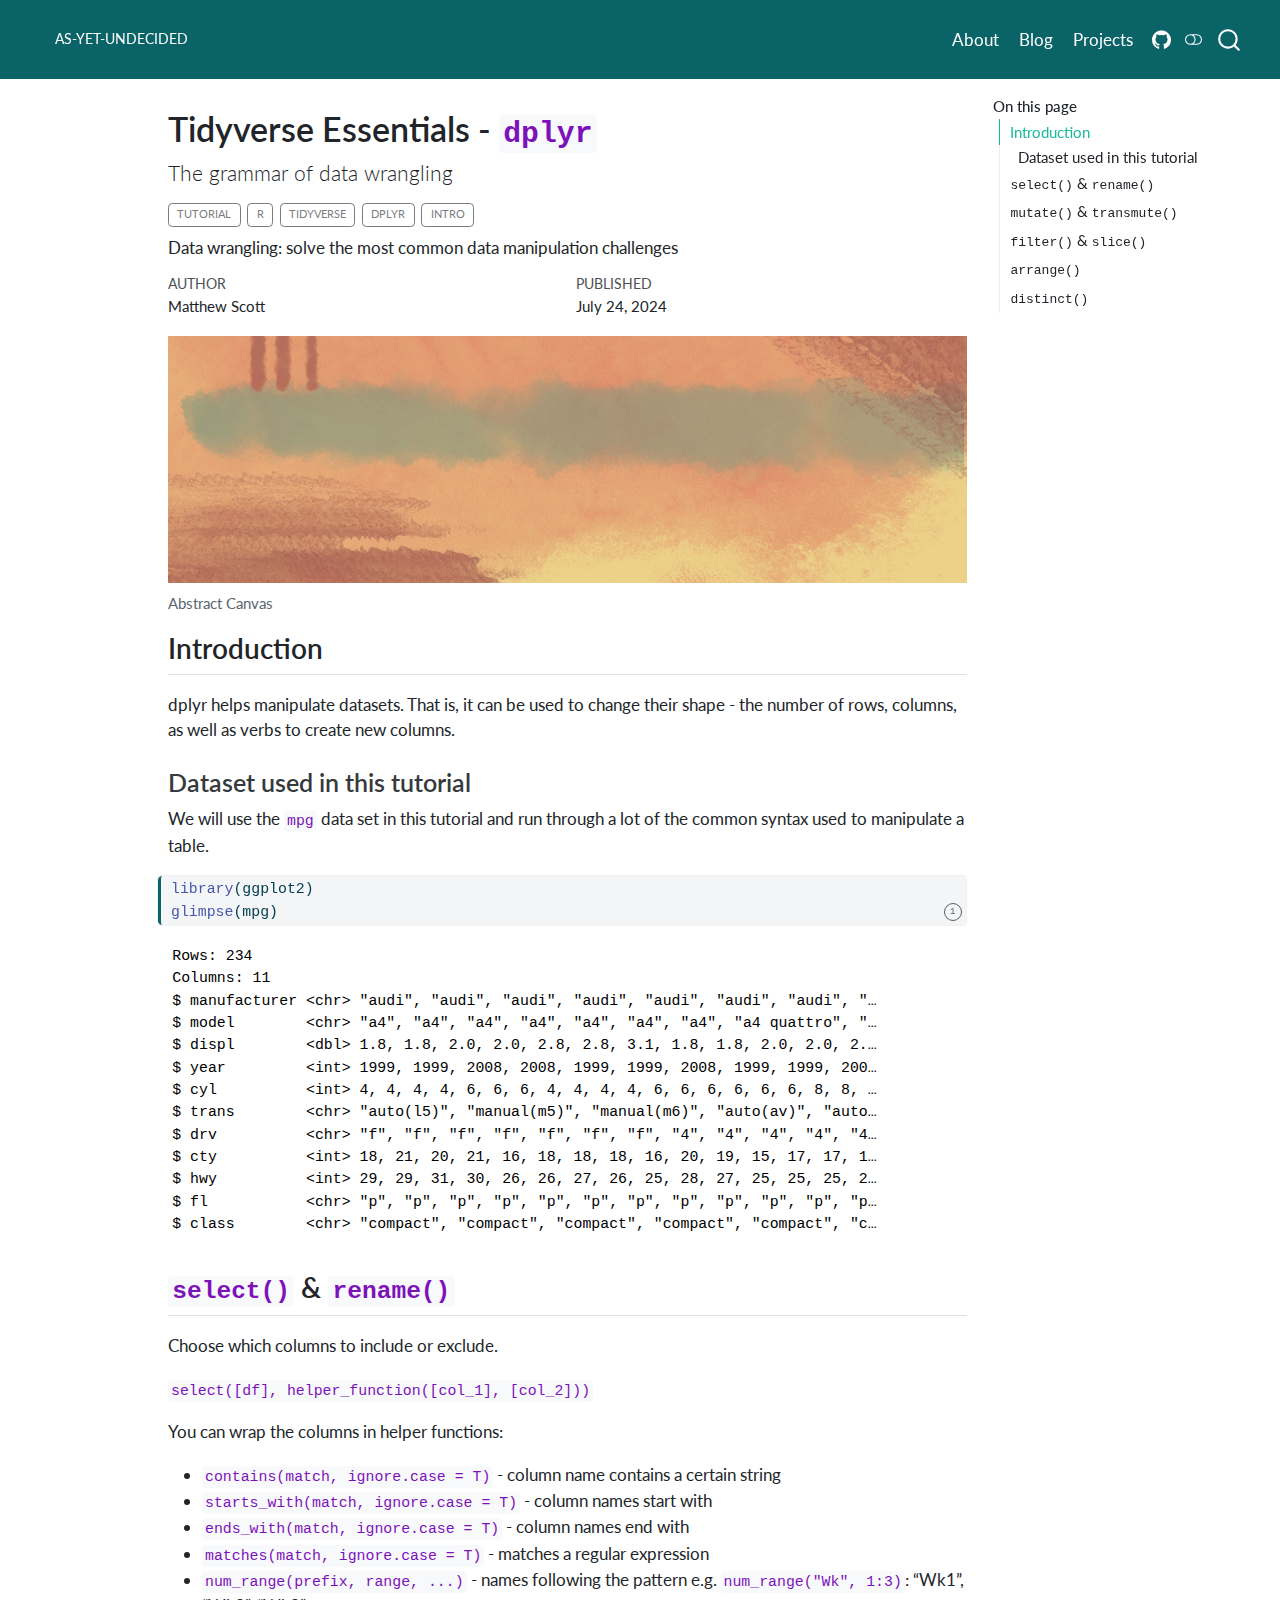
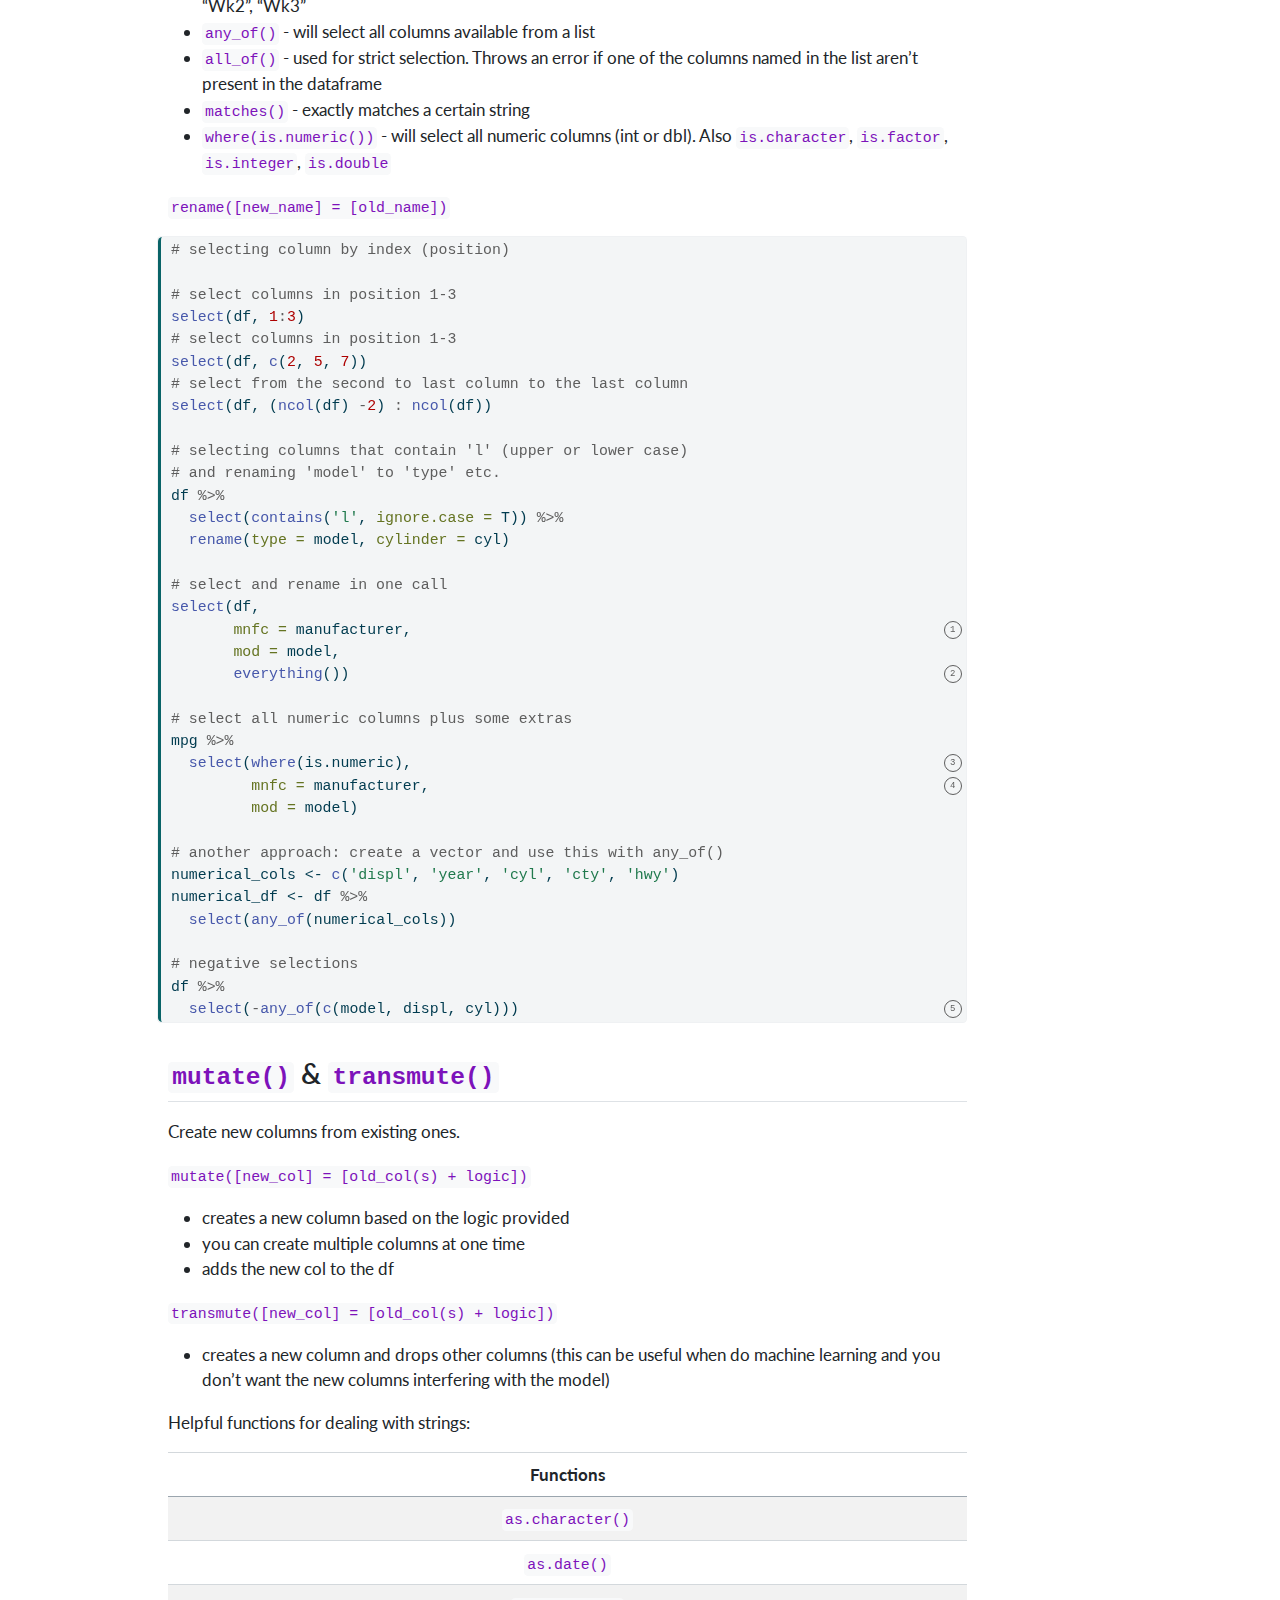
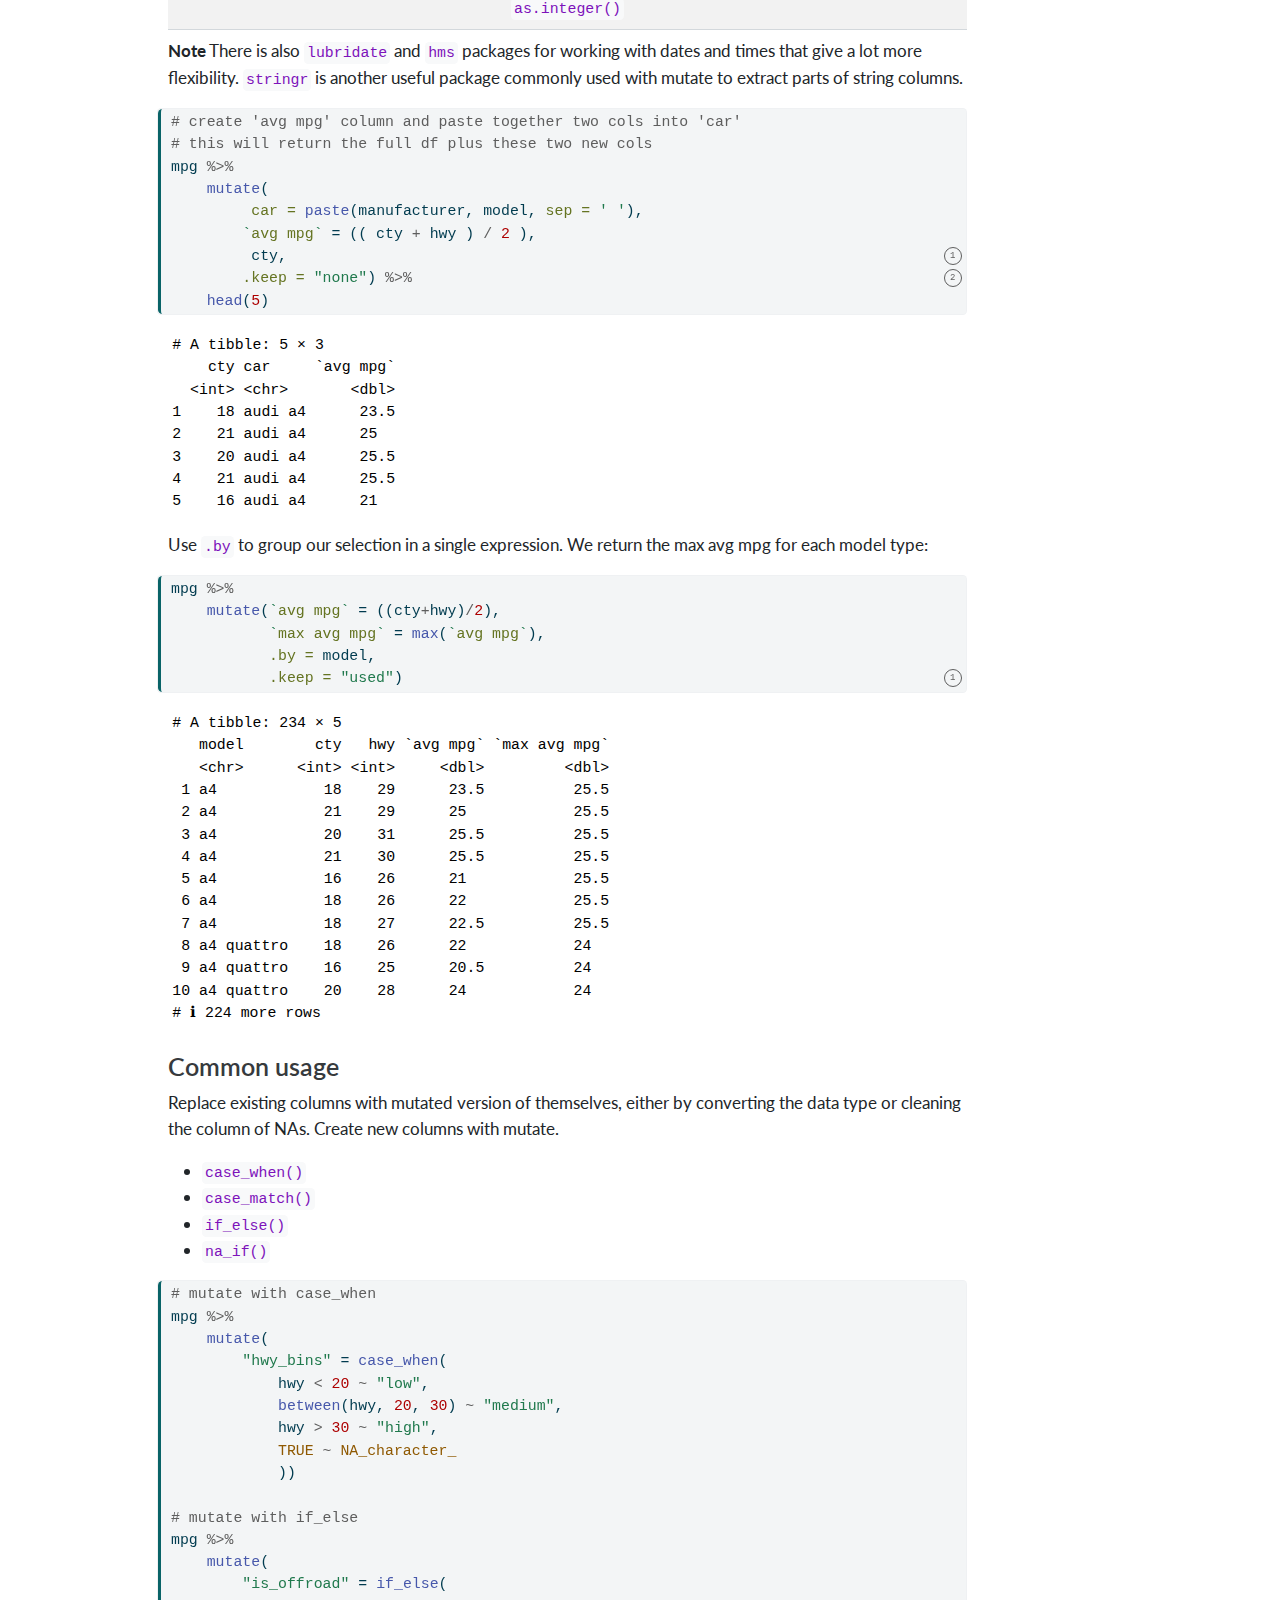
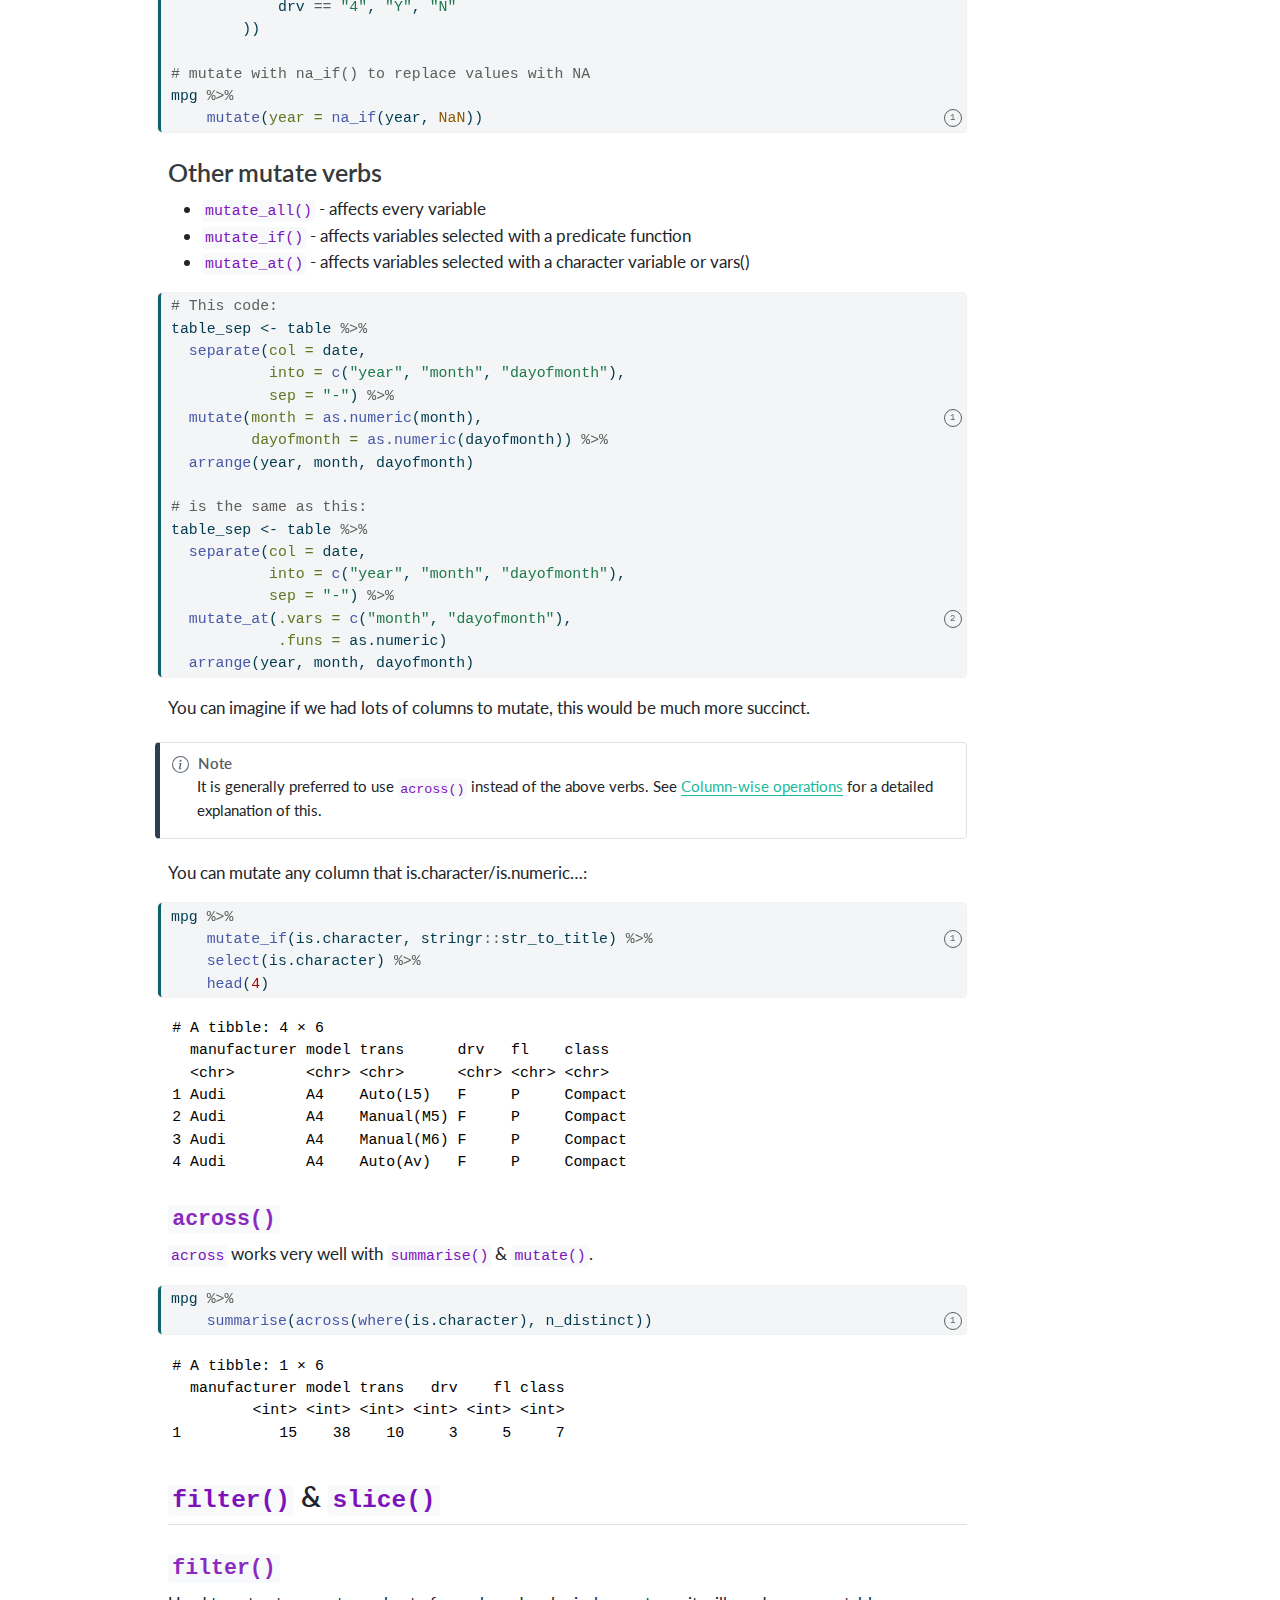
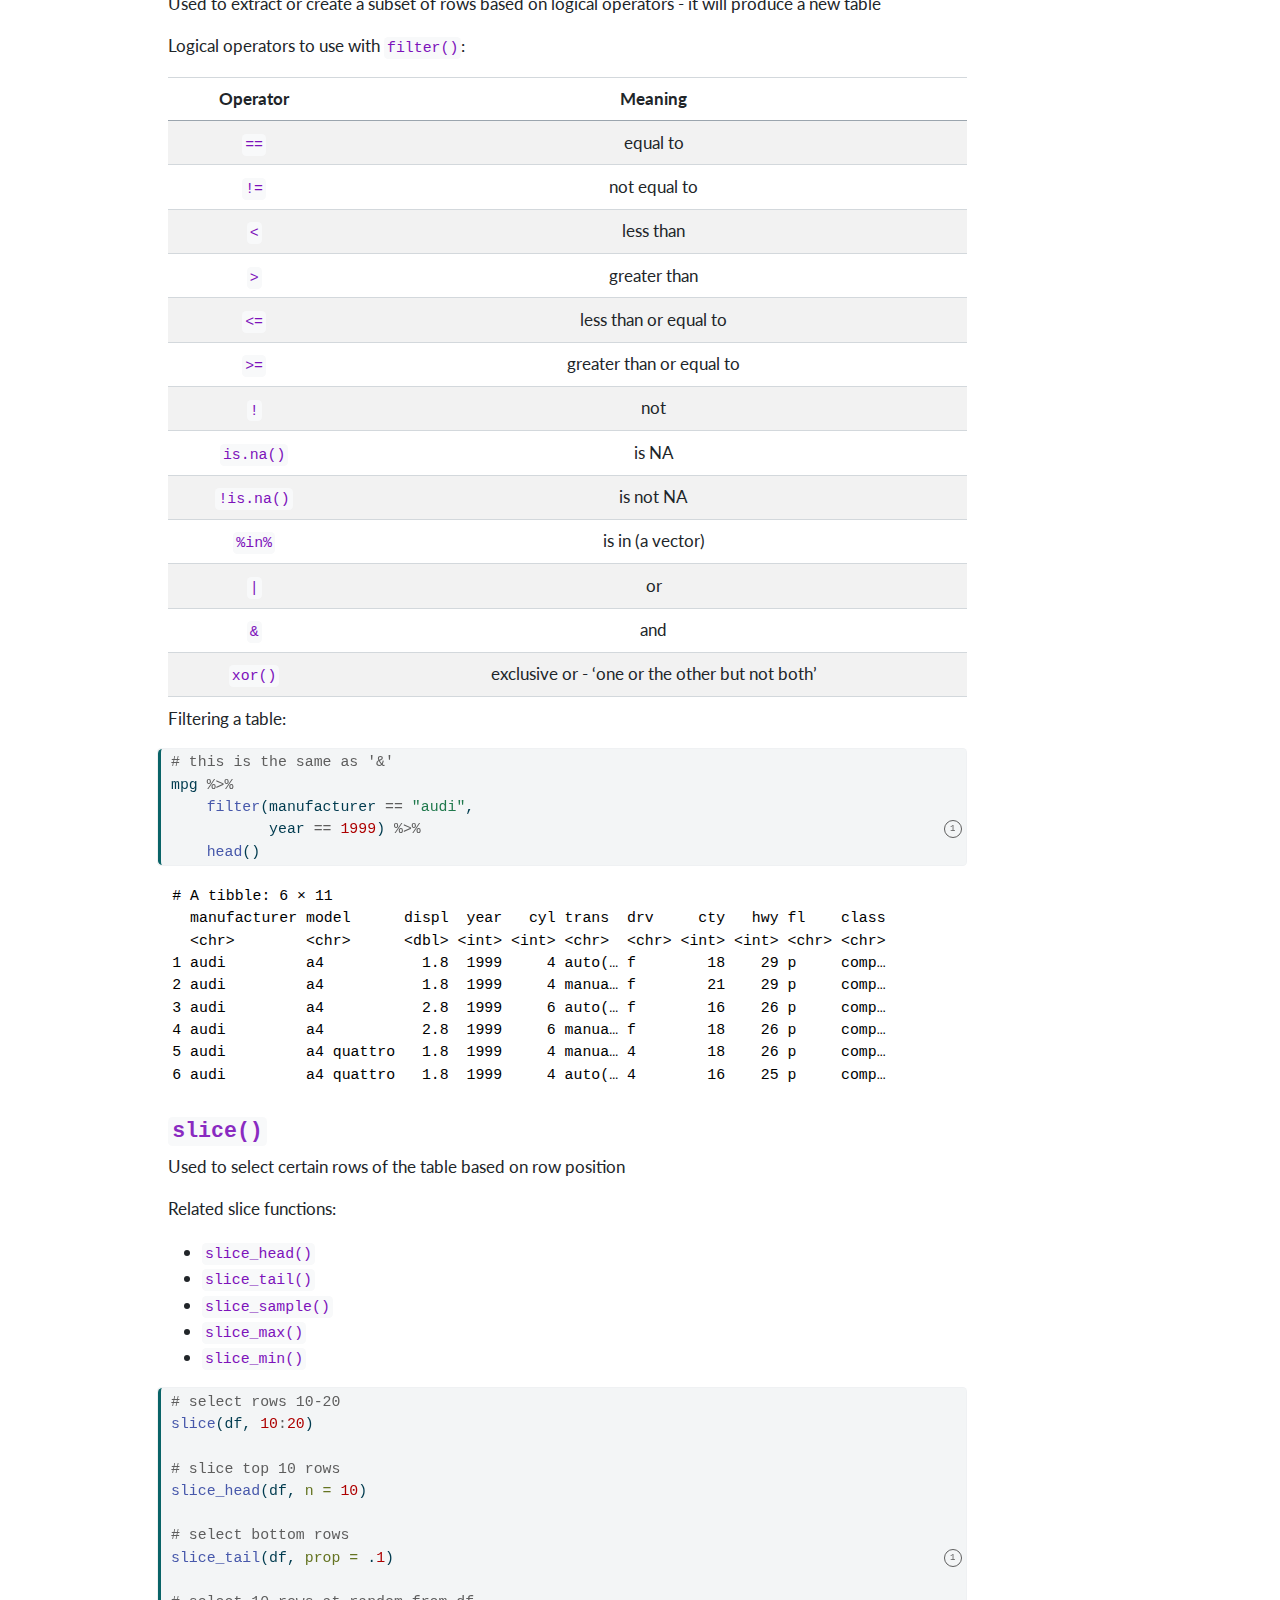
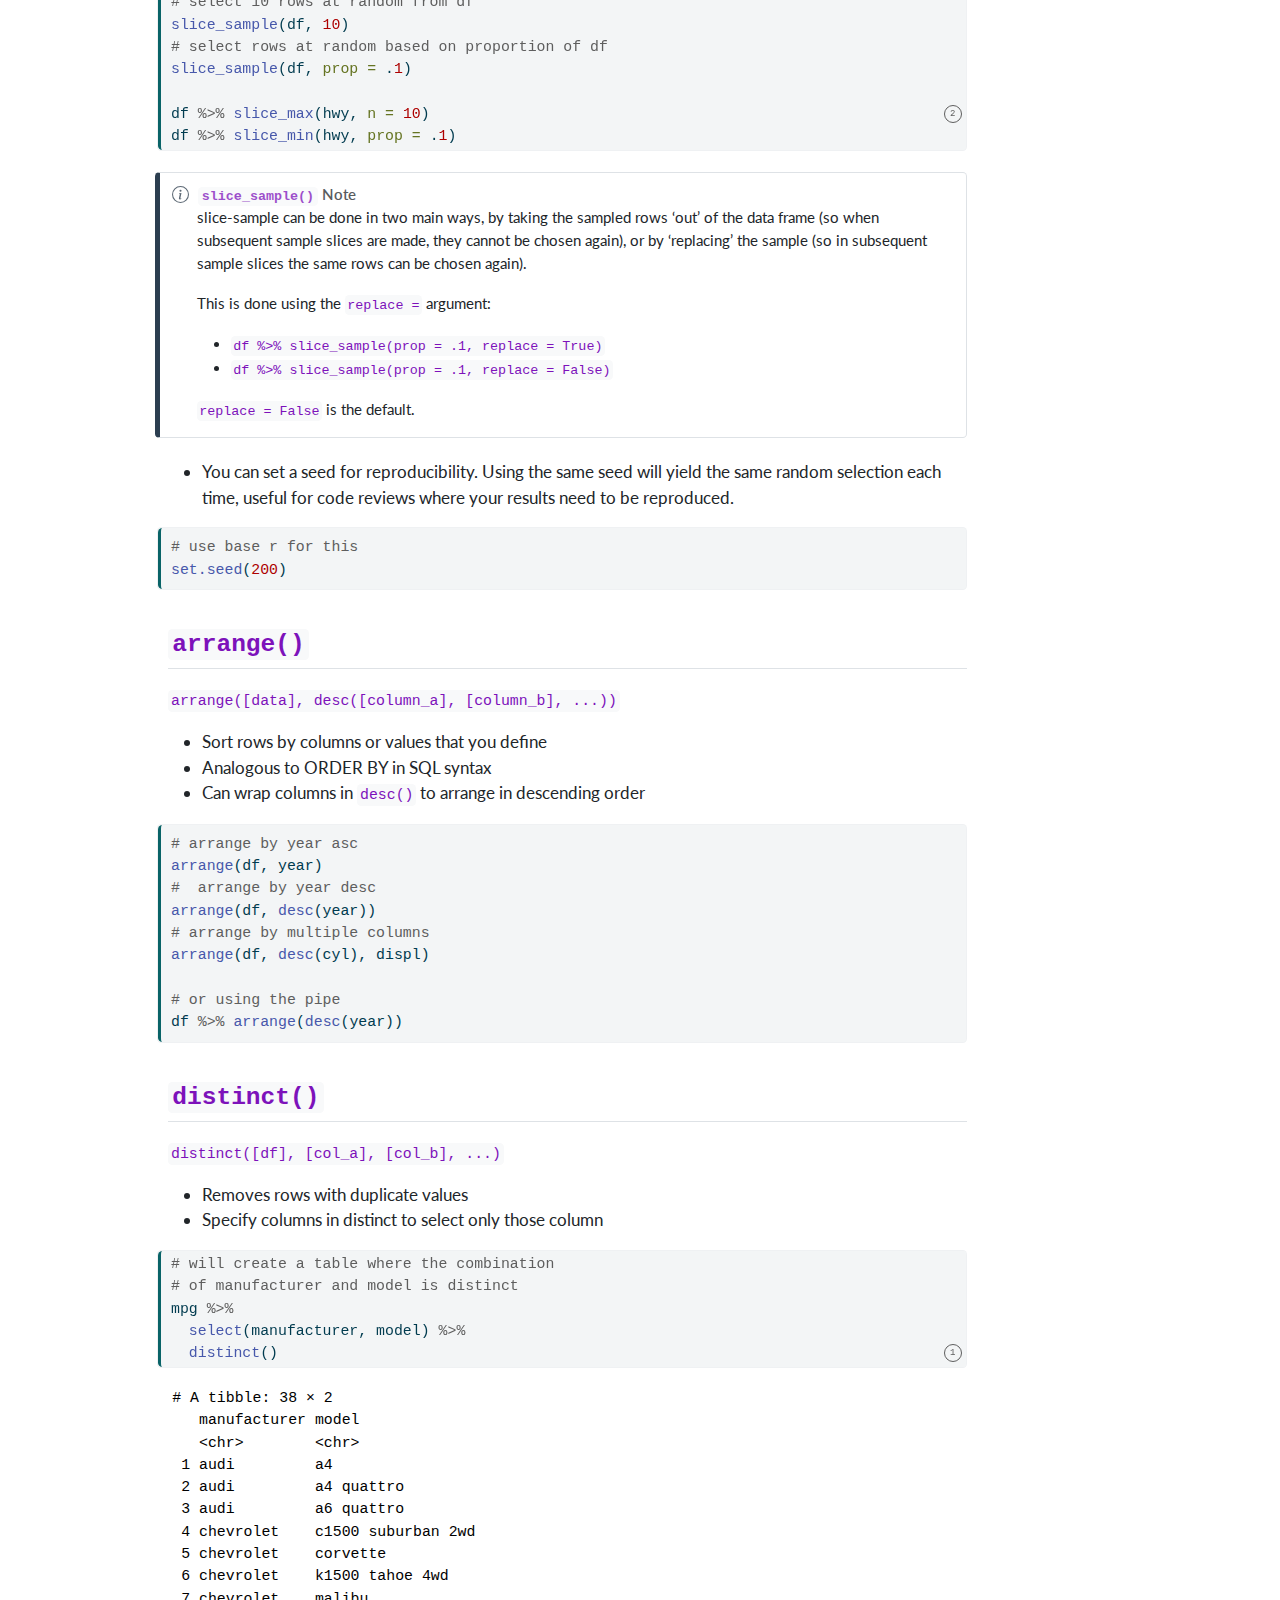
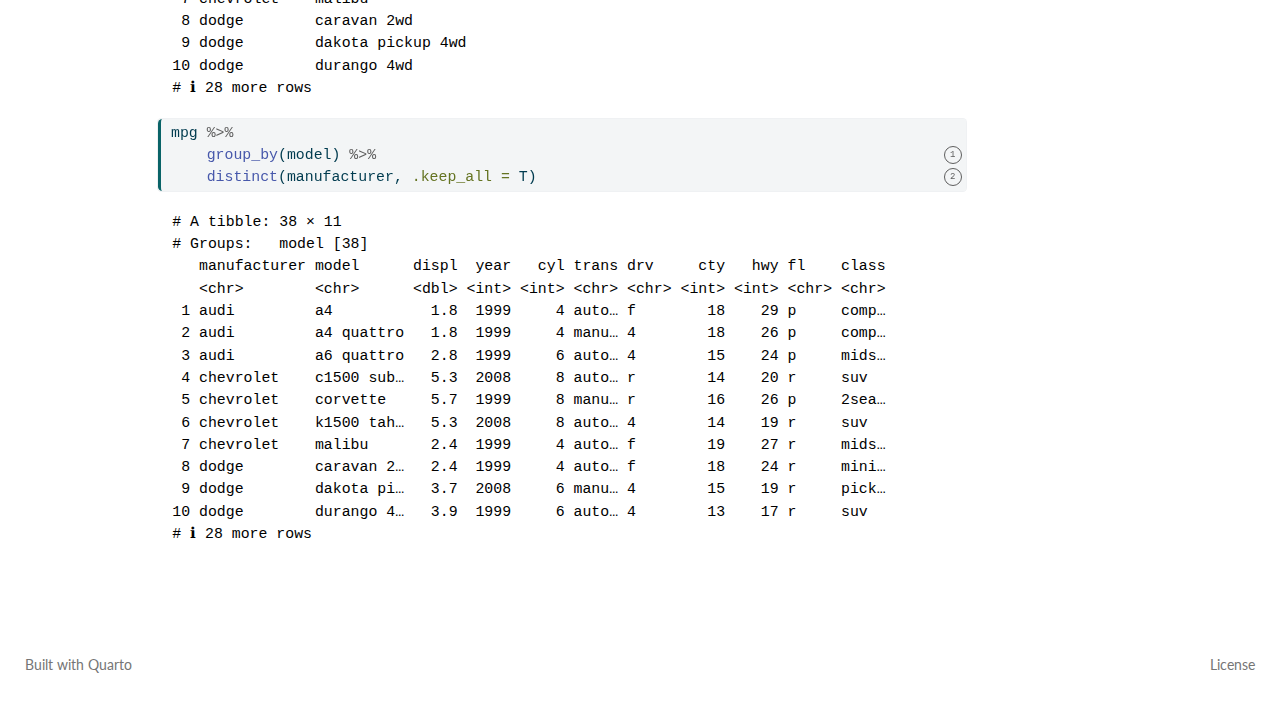
<file: docs/posts/tidyverse-dplyr/index.html>
<!DOCTYPE html>
<html xmlns="http://www.w3.org/1999/xhtml" lang="en" xml:lang="en"><head>

<meta charset="utf-8">
<meta name="generator" content="quarto-1.4.555">

<meta name="viewport" content="width=device-width, initial-scale=1.0, user-scalable=yes">

<meta name="author" content="Matthew Scott">
<meta name="dcterms.date" content="2024-07-24">
<meta name="description" content="Data wrangling: solve the most common data manipulation challenges">

<title>As-yet-undecided - Tidyverse Essentials - dplyr</title>
<style>
code{white-space: pre-wrap;}
span.smallcaps{font-variant: small-caps;}
div.columns{display: flex; gap: min(4vw, 1.5em);}
div.column{flex: auto; overflow-x: auto;}
div.hanging-indent{margin-left: 1.5em; text-indent: -1.5em;}
ul.task-list{list-style: none;}
ul.task-list li input[type="checkbox"] {
  width: 0.8em;
  margin: 0 0.8em 0.2em -1em; /* quarto-specific, see https://github.com/quarto-dev/quarto-cli/issues/4556 */ 
  vertical-align: middle;
}
/* CSS for syntax highlighting */
pre > code.sourceCode { white-space: pre; position: relative; }
pre > code.sourceCode > span { line-height: 1.25; }
pre > code.sourceCode > span:empty { height: 1.2em; }
.sourceCode { overflow: visible; }
code.sourceCode > span { color: inherit; text-decoration: inherit; }
div.sourceCode { margin: 1em 0; }
pre.sourceCode { margin: 0; }
@media screen {
div.sourceCode { overflow: auto; }
}
@media print {
pre > code.sourceCode { white-space: pre-wrap; }
pre > code.sourceCode > span { text-indent: -5em; padding-left: 5em; }
}
pre.numberSource code
  { counter-reset: source-line 0; }
pre.numberSource code > span
  { position: relative; left: -4em; counter-increment: source-line; }
pre.numberSource code > span > a:first-child::before
  { content: counter(source-line);
    position: relative; left: -1em; text-align: right; vertical-align: baseline;
    border: none; display: inline-block;
    -webkit-touch-callout: none; -webkit-user-select: none;
    -khtml-user-select: none; -moz-user-select: none;
    -ms-user-select: none; user-select: none;
    padding: 0 4px; width: 4em;
  }
pre.numberSource { margin-left: 3em;  padding-left: 4px; }
div.sourceCode
  {   }
@media screen {
pre > code.sourceCode > span > a:first-child::before { text-decoration: underline; }
}
</style>


<script src="../../site_libs/quarto-nav/quarto-nav.js"></script>
<script src="../../site_libs/clipboard/clipboard.min.js"></script>
<script src="../../site_libs/quarto-search/autocomplete.umd.js"></script>
<script src="../../site_libs/quarto-search/fuse.min.js"></script>
<script src="../../site_libs/quarto-search/quarto-search.js"></script>
<meta name="quarto:offset" content="../../">
<script src="../../site_libs/quarto-html/quarto.js"></script>
<script src="../../site_libs/quarto-html/popper.min.js"></script>
<script src="../../site_libs/quarto-html/tippy.umd.min.js"></script>
<script src="../../site_libs/quarto-html/anchor.min.js"></script>
<link href="../../site_libs/quarto-html/tippy.css" rel="stylesheet">
<link href="../../site_libs/quarto-html/quarto-syntax-highlighting.css" rel="stylesheet" class="quarto-color-scheme" id="quarto-text-highlighting-styles">
<link href="../../site_libs/quarto-html/quarto-syntax-highlighting-dark.css" rel="prefetch" class="quarto-color-scheme quarto-color-alternate" id="quarto-text-highlighting-styles">
<script src="../../site_libs/bootstrap/bootstrap.min.js"></script>
<link href="../../site_libs/bootstrap/bootstrap-icons.css" rel="stylesheet">
<link href="../../site_libs/bootstrap/bootstrap.min.css" rel="stylesheet" class="quarto-color-scheme" id="quarto-bootstrap" data-mode="light">
<link href="../../site_libs/bootstrap/bootstrap-dark.min.css" rel="prefetch" class="quarto-color-scheme quarto-color-alternate" id="quarto-bootstrap" data-mode="dark">
<script id="quarto-search-options" type="application/json">{
  "location": "navbar",
  "copy-button": false,
  "collapse-after": 3,
  "panel-placement": "end",
  "type": "overlay",
  "limit": 50,
  "keyboard-shortcut": [
    "f",
    "/",
    "s"
  ],
  "show-item-context": false,
  "language": {
    "search-no-results-text": "No results",
    "search-matching-documents-text": "matching documents",
    "search-copy-link-title": "Copy link to search",
    "search-hide-matches-text": "Hide additional matches",
    "search-more-match-text": "more match in this document",
    "search-more-matches-text": "more matches in this document",
    "search-clear-button-title": "Clear",
    "search-text-placeholder": "",
    "search-detached-cancel-button-title": "Cancel",
    "search-submit-button-title": "Submit",
    "search-label": "Search"
  }
}</script>


</head>

<body class="nav-fixed">

<div id="quarto-search-results"></div>
  <header id="quarto-header" class="headroom fixed-top">
    <nav class="navbar navbar-expand-lg " data-bs-theme="dark">
      <div class="navbar-container container-fluid">
      <div class="navbar-brand-container mx-auto">
    <a class="navbar-brand" href="../../index.html">
    <span class="navbar-title"></span>
    </a>
  </div>
            <div id="quarto-search" class="" title="Search"></div>
          <button class="navbar-toggler" type="button" data-bs-toggle="collapse" data-bs-target="#navbarCollapse" aria-controls="navbarCollapse" aria-expanded="false" aria-label="Toggle navigation" onclick="if (window.quartoToggleHeadroom) { window.quartoToggleHeadroom(); }">
  <span class="navbar-toggler-icon"></span>
</button>
          <div class="collapse navbar-collapse" id="navbarCollapse">
            <ul class="navbar-nav navbar-nav-scroll me-auto">
  <li class="dropdown-header">
 <span class="menu-text">as-yet-undecided</span></li>
</ul>
            <ul class="navbar-nav navbar-nav-scroll ms-auto">
  <li class="nav-item">
    <a class="nav-link" href="../../about.html"> 
<span class="menu-text">About</span></a>
  </li>  
  <li class="nav-item">
    <a class="nav-link" href="../../index.html"> 
<span class="menu-text">Blog</span></a>
  </li>  
  <li class="nav-item">
    <a class="nav-link" href="../../projects.html"> 
<span class="menu-text">Projects</span></a>
  </li>  
  <li class="nav-item compact">
    <a class="nav-link" href="https://github.com/mc-scott/ds-blog"> <i class="bi bi-github" role="img">
</i> 
<span class="menu-text"></span></a>
  </li>  
</ul>
          </div> <!-- /navcollapse -->
          <div class="quarto-navbar-tools">
  <a href="" class="quarto-color-scheme-toggle quarto-navigation-tool  px-1" onclick="window.quartoToggleColorScheme(); return false;" title="Toggle dark mode"><i class="bi"></i></a>
</div>
      </div> <!-- /container-fluid -->
    </nav>
</header>
<!-- content -->
<div id="quarto-content" class="quarto-container page-columns page-rows-contents page-layout-article page-navbar">
<!-- sidebar -->
<!-- margin-sidebar -->
    <div id="quarto-margin-sidebar" class="sidebar margin-sidebar">
        <nav id="TOC" role="doc-toc" class="toc-active">
    <h2 id="toc-title">On this page</h2>
   
  <ul>
  <li><a href="#introduction" id="toc-introduction" class="nav-link active" data-scroll-target="#introduction">Introduction</a>
  <ul class="collapse">
  <li><a href="#dataset-used-in-this-tutorial" id="toc-dataset-used-in-this-tutorial" class="nav-link" data-scroll-target="#dataset-used-in-this-tutorial">Dataset used in this tutorial</a></li>
  </ul></li>
  <li><a href="#select-rename" id="toc-select-rename" class="nav-link" data-scroll-target="#select-rename"><code>select()</code> &amp; <code>rename()</code></a></li>
  <li><a href="#mutate-transmute" id="toc-mutate-transmute" class="nav-link" data-scroll-target="#mutate-transmute"><code>mutate()</code> &amp; <code>transmute()</code></a>
  <ul class="collapse">
  <li><a href="#common-usage" id="toc-common-usage" class="nav-link" data-scroll-target="#common-usage">Common usage</a></li>
  <li><a href="#other-mutate-verbs" id="toc-other-mutate-verbs" class="nav-link" data-scroll-target="#other-mutate-verbs">Other mutate verbs</a></li>
  <li><a href="#across" id="toc-across" class="nav-link" data-scroll-target="#across"><code>across()</code></a></li>
  </ul></li>
  <li><a href="#filter-slice" id="toc-filter-slice" class="nav-link" data-scroll-target="#filter-slice"><code>filter()</code> &amp; <code>slice()</code></a>
  <ul class="collapse">
  <li><a href="#filter" id="toc-filter" class="nav-link" data-scroll-target="#filter"><code>filter()</code></a></li>
  <li><a href="#slice" id="toc-slice" class="nav-link" data-scroll-target="#slice"><code>slice()</code></a></li>
  </ul></li>
  <li><a href="#arrange" id="toc-arrange" class="nav-link" data-scroll-target="#arrange"><code>arrange()</code></a></li>
  <li><a href="#distinct" id="toc-distinct" class="nav-link" data-scroll-target="#distinct"><code>distinct()</code></a></li>
  </ul>
</nav>
    </div>
<!-- main -->
<main class="content" id="quarto-document-content">

<header id="title-block-header" class="quarto-title-block default">
<div class="quarto-title">
<h1 class="title">Tidyverse Essentials - <code>dplyr</code></h1>
<p class="subtitle lead">The grammar of data wrangling</p>
  <div class="quarto-categories">
    <div class="quarto-category">tutorial</div>
    <div class="quarto-category">r</div>
    <div class="quarto-category">tidyverse</div>
    <div class="quarto-category">dplyr</div>
    <div class="quarto-category">intro</div>
  </div>
  </div>

<div>
  <div class="description">
    Data wrangling: solve the most common data manipulation challenges
  </div>
</div>


<div class="quarto-title-meta">

    <div>
    <div class="quarto-title-meta-heading">Author</div>
    <div class="quarto-title-meta-contents">
             <p>Matthew Scott </p>
          </div>
  </div>
    
    <div>
    <div class="quarto-title-meta-heading">Published</div>
    <div class="quarto-title-meta-contents">
      <p class="date">July 24, 2024</p>
    </div>
  </div>
  
    
  </div>
  


</header>


<div class="quarto-figure quarto-figure-center">
<figure class="figure">
<p><img src="abstract-art-wide.png" class="img-fluid figure-img" alt="A cropped version of the main image"></p>
<figcaption>Abstract Canvas</figcaption>
</figure>
</div>
<section id="introduction" class="level2">
<h2 class="anchored" data-anchor-id="introduction">Introduction</h2>
<p>dplyr helps manipulate datasets. That is, it can be used to change their shape - the number of rows, columns, as well as verbs to create new columns.</p>
<section id="dataset-used-in-this-tutorial" class="level3">
<h3 class="anchored" data-anchor-id="dataset-used-in-this-tutorial">Dataset used in this tutorial</h3>
<p>We will use the <code>mpg</code> data set in this tutorial and run through a lot of the common syntax used to manipulate a table.</p>
<div class="cell">
<div class="sourceCode cell-code" id="annotated-cell-1"><pre class="sourceCode r code-annotation-code code-with-copy code-annotated"><code class="sourceCode r"><span id="annotated-cell-1-1"><a href="#annotated-cell-1-1" aria-hidden="true" tabindex="-1"></a><span class="fu">library</span>(ggplot2)</span>
<button class="code-annotation-anchor" data-target-cell="annotated-cell-1" data-target-annotation="1">1</button><span id="annotated-cell-1-2" class="code-annotation-target"><a href="#annotated-cell-1-2" aria-hidden="true" tabindex="-1"></a><span class="fu">glimpse</span>(mpg)</span><div class="code-annotation-gutter-bg"></div><div class="code-annotation-gutter"></div></code><button title="Copy to Clipboard" class="code-copy-button"><i class="bi"></i></button></pre></div>
<div class="cell-annotation">
<dl class="code-annotation-container-hidden code-annotation-container-grid">
<dt data-target-cell="annotated-cell-1" data-target-annotation="1">1</dt>
<dd>
<span data-code-cell="annotated-cell-1" data-code-lines="2" data-code-annotation="1">We can see the column names, their datatype (inside <code>&lt; &gt;</code>) and example data in a list-like format. We also get information on the number of rows and columns, the ‘shape’</span>
</dd>
</dl>
</div>
<div class="cell-output cell-output-stdout">
<pre><code>Rows: 234
Columns: 11
$ manufacturer &lt;chr&gt; "audi", "audi", "audi", "audi", "audi", "audi", "audi", "…
$ model        &lt;chr&gt; "a4", "a4", "a4", "a4", "a4", "a4", "a4", "a4 quattro", "…
$ displ        &lt;dbl&gt; 1.8, 1.8, 2.0, 2.0, 2.8, 2.8, 3.1, 1.8, 1.8, 2.0, 2.0, 2.…
$ year         &lt;int&gt; 1999, 1999, 2008, 2008, 1999, 1999, 2008, 1999, 1999, 200…
$ cyl          &lt;int&gt; 4, 4, 4, 4, 6, 6, 6, 4, 4, 4, 4, 6, 6, 6, 6, 6, 6, 8, 8, …
$ trans        &lt;chr&gt; "auto(l5)", "manual(m5)", "manual(m6)", "auto(av)", "auto…
$ drv          &lt;chr&gt; "f", "f", "f", "f", "f", "f", "f", "4", "4", "4", "4", "4…
$ cty          &lt;int&gt; 18, 21, 20, 21, 16, 18, 18, 18, 16, 20, 19, 15, 17, 17, 1…
$ hwy          &lt;int&gt; 29, 29, 31, 30, 26, 26, 27, 26, 25, 28, 27, 25, 25, 25, 2…
$ fl           &lt;chr&gt; "p", "p", "p", "p", "p", "p", "p", "p", "p", "p", "p", "p…
$ class        &lt;chr&gt; "compact", "compact", "compact", "compact", "compact", "c…</code></pre>
</div>
</div>
</section>
</section>
<section id="select-rename" class="level2">
<h2 class="anchored" data-anchor-id="select-rename"><code>select()</code> &amp; <code>rename()</code></h2>
<p>Choose which columns to include or exclude.</p>
<p><code>select([df], helper_function([col_1], [col_2]))</code></p>
<p>You can wrap the columns in helper functions:</p>
<ul>
<li><code>contains(match, ignore.case = T)</code> - column name contains a certain string</li>
<li><code>starts_with(match, ignore.case = T)</code> - column names start with</li>
<li><code>ends_with(match, ignore.case = T)</code> - column names end with</li>
<li><code>matches(match, ignore.case = T)</code> - matches a regular expression</li>
<li><code>num_range(prefix, range, ...)</code> - names following the pattern e.g.&nbsp;<code>num_range("Wk", 1:3)</code>: “Wk1”, “Wk2”, “Wk3”</li>
<li><code>any_of()</code> - will select all columns available from a list</li>
<li><code>all_of()</code> - used for strict selection. Throws an error if one of the columns named in the list aren’t present in the dataframe</li>
<li><code>matches()</code> - exactly matches a certain string</li>
<li><code>where(is.numeric())</code> - will select all numeric columns (int or dbl). Also <code>is.character</code>, <code>is.factor</code>, <code>is.integer</code>, <code>is.double</code></li>
</ul>
<p><code>rename([new_name] = [old_name])</code></p>
<div class="cell">
<div class="sourceCode cell-code" id="annotated-cell-2"><pre class="sourceCode r code-annotation-code code-with-copy code-annotated"><code class="sourceCode r"><span id="annotated-cell-2-1"><a href="#annotated-cell-2-1" aria-hidden="true" tabindex="-1"></a><span class="co"># selecting column by index (position)</span></span>
<span id="annotated-cell-2-2"><a href="#annotated-cell-2-2" aria-hidden="true" tabindex="-1"></a></span>
<span id="annotated-cell-2-3"><a href="#annotated-cell-2-3" aria-hidden="true" tabindex="-1"></a><span class="co"># select columns in position 1-3</span></span>
<span id="annotated-cell-2-4"><a href="#annotated-cell-2-4" aria-hidden="true" tabindex="-1"></a><span class="fu">select</span>(df, <span class="dv">1</span><span class="sc">:</span><span class="dv">3</span>)</span>
<span id="annotated-cell-2-5"><a href="#annotated-cell-2-5" aria-hidden="true" tabindex="-1"></a><span class="co"># select columns in position 1-3</span></span>
<span id="annotated-cell-2-6"><a href="#annotated-cell-2-6" aria-hidden="true" tabindex="-1"></a><span class="fu">select</span>(df, <span class="fu">c</span>(<span class="dv">2</span>, <span class="dv">5</span>, <span class="dv">7</span>))</span>
<span id="annotated-cell-2-7"><a href="#annotated-cell-2-7" aria-hidden="true" tabindex="-1"></a><span class="co"># select from the second to last column to the last column</span></span>
<span id="annotated-cell-2-8"><a href="#annotated-cell-2-8" aria-hidden="true" tabindex="-1"></a><span class="fu">select</span>(df, (<span class="fu">ncol</span>(df) <span class="sc">-</span><span class="dv">2</span>) <span class="sc">:</span> <span class="fu">ncol</span>(df))</span>
<span id="annotated-cell-2-9"><a href="#annotated-cell-2-9" aria-hidden="true" tabindex="-1"></a></span>
<span id="annotated-cell-2-10"><a href="#annotated-cell-2-10" aria-hidden="true" tabindex="-1"></a><span class="co"># selecting columns that contain 'l' (upper or lower case) </span></span>
<span id="annotated-cell-2-11"><a href="#annotated-cell-2-11" aria-hidden="true" tabindex="-1"></a><span class="co"># and renaming 'model' to 'type' etc.</span></span>
<span id="annotated-cell-2-12"><a href="#annotated-cell-2-12" aria-hidden="true" tabindex="-1"></a>df <span class="sc">%&gt;%</span>  </span>
<span id="annotated-cell-2-13"><a href="#annotated-cell-2-13" aria-hidden="true" tabindex="-1"></a>  <span class="fu">select</span>(<span class="fu">contains</span>(<span class="st">'l'</span>, <span class="at">ignore.case =</span> T)) <span class="sc">%&gt;%</span> </span>
<span id="annotated-cell-2-14"><a href="#annotated-cell-2-14" aria-hidden="true" tabindex="-1"></a>  <span class="fu">rename</span>(<span class="at">type =</span> model, <span class="at">cylinder =</span> cyl)</span>
<span id="annotated-cell-2-15"><a href="#annotated-cell-2-15" aria-hidden="true" tabindex="-1"></a></span>
<span id="annotated-cell-2-16"><a href="#annotated-cell-2-16" aria-hidden="true" tabindex="-1"></a><span class="co"># select and rename in one call</span></span>
<span id="annotated-cell-2-17"><a href="#annotated-cell-2-17" aria-hidden="true" tabindex="-1"></a><span class="fu">select</span>(df, </span>
<button class="code-annotation-anchor" data-target-cell="annotated-cell-2" data-target-annotation="1">1</button><span id="annotated-cell-2-18" class="code-annotation-target"><a href="#annotated-cell-2-18" aria-hidden="true" tabindex="-1"></a>       <span class="at">mnfc =</span> manufacturer,</span>
<span id="annotated-cell-2-19"><a href="#annotated-cell-2-19" aria-hidden="true" tabindex="-1"></a>       <span class="at">mod =</span> model,</span>
<button class="code-annotation-anchor" data-target-cell="annotated-cell-2" data-target-annotation="2">2</button><span id="annotated-cell-2-20" class="code-annotation-target"><a href="#annotated-cell-2-20" aria-hidden="true" tabindex="-1"></a>       <span class="fu">everything</span>())</span>
<span id="annotated-cell-2-21"><a href="#annotated-cell-2-21" aria-hidden="true" tabindex="-1"></a></span>
<span id="annotated-cell-2-22"><a href="#annotated-cell-2-22" aria-hidden="true" tabindex="-1"></a><span class="co"># select all numeric columns plus some extras</span></span>
<span id="annotated-cell-2-23"><a href="#annotated-cell-2-23" aria-hidden="true" tabindex="-1"></a>mpg <span class="sc">%&gt;%</span></span>
<button class="code-annotation-anchor" data-target-cell="annotated-cell-2" data-target-annotation="3">3</button><span id="annotated-cell-2-24" class="code-annotation-target"><a href="#annotated-cell-2-24" aria-hidden="true" tabindex="-1"></a>  <span class="fu">select</span>(<span class="fu">where</span>(is.numeric),</span>
<button class="code-annotation-anchor" data-target-cell="annotated-cell-2" data-target-annotation="4">4</button><span id="annotated-cell-2-25" class="code-annotation-target"><a href="#annotated-cell-2-25" aria-hidden="true" tabindex="-1"></a>         <span class="at">mnfc =</span> manufacturer,</span>
<span id="annotated-cell-2-26"><a href="#annotated-cell-2-26" aria-hidden="true" tabindex="-1"></a>         <span class="at">mod =</span> model)</span>
<span id="annotated-cell-2-27"><a href="#annotated-cell-2-27" aria-hidden="true" tabindex="-1"></a></span>
<span id="annotated-cell-2-28"><a href="#annotated-cell-2-28" aria-hidden="true" tabindex="-1"></a><span class="co"># another approach: create a vector and use this with any_of()</span></span>
<span id="annotated-cell-2-29"><a href="#annotated-cell-2-29" aria-hidden="true" tabindex="-1"></a>numerical_cols <span class="ot">&lt;-</span> <span class="fu">c</span>(<span class="st">'displ'</span>, <span class="st">'year'</span>, <span class="st">'cyl'</span>, <span class="st">'cty'</span>, <span class="st">'hwy'</span>)</span>
<span id="annotated-cell-2-30"><a href="#annotated-cell-2-30" aria-hidden="true" tabindex="-1"></a>numerical_df <span class="ot">&lt;-</span> df <span class="sc">%&gt;%</span> </span>
<span id="annotated-cell-2-31"><a href="#annotated-cell-2-31" aria-hidden="true" tabindex="-1"></a>  <span class="fu">select</span>(<span class="fu">any_of</span>(numerical_cols))</span>
<span id="annotated-cell-2-32"><a href="#annotated-cell-2-32" aria-hidden="true" tabindex="-1"></a></span>
<span id="annotated-cell-2-33"><a href="#annotated-cell-2-33" aria-hidden="true" tabindex="-1"></a><span class="co"># negative selections</span></span>
<span id="annotated-cell-2-34"><a href="#annotated-cell-2-34" aria-hidden="true" tabindex="-1"></a>df <span class="sc">%&gt;%</span> </span>
<button class="code-annotation-anchor" data-target-cell="annotated-cell-2" data-target-annotation="5">5</button><span id="annotated-cell-2-35" class="code-annotation-target"><a href="#annotated-cell-2-35" aria-hidden="true" tabindex="-1"></a>  <span class="fu">select</span>(<span class="sc">-</span><span class="fu">any_of</span>(<span class="fu">c</span>(model, displ, cyl)))</span><div class="code-annotation-gutter-bg"></div><div class="code-annotation-gutter"></div></code><button title="Copy to Clipboard" class="code-copy-button"><i class="bi"></i></button></pre></div>
<div class="cell-annotation">
<dl class="code-annotation-container-hidden code-annotation-container-grid">
<dt data-target-cell="annotated-cell-2" data-target-annotation="1">1</dt>
<dd>
<span data-code-cell="annotated-cell-2" data-code-lines="18,19" data-code-annotation="1">select and rename in one call</span>
</dd>
<dt data-target-cell="annotated-cell-2" data-target-annotation="2">2</dt>
<dd>
<span data-code-cell="annotated-cell-2" data-code-lines="20" data-code-annotation="2">select all remaining columns that haven’t already been specified</span>
</dd>
<dt data-target-cell="annotated-cell-2" data-target-annotation="3">3</dt>
<dd>
<span data-code-cell="annotated-cell-2" data-code-lines="24" data-code-annotation="3">this will select all column of data type int or dbl</span>
</dd>
<dt data-target-cell="annotated-cell-2" data-target-annotation="4">4</dt>
<dd>
<span data-code-cell="annotated-cell-2" data-code-lines="25,26" data-code-annotation="4">add two additional non-numeric cols to your selection</span>
</dd>
<dt data-target-cell="annotated-cell-2" data-target-annotation="5">5</dt>
<dd>
<span data-code-cell="annotated-cell-2" data-code-lines="35" data-code-annotation="5">remove any of these columns that appear in the data frame</span>
</dd>
</dl>
</div>
</div>
</section>
<section id="mutate-transmute" class="level2">
<h2 class="anchored" data-anchor-id="mutate-transmute"><code>mutate()</code> &amp; <code>transmute()</code></h2>
<p>Create new columns from existing ones.</p>
<p><code>mutate([new_col] = [old_col(s) + logic])</code></p>
<ul>
<li>creates a new column based on the logic provided</li>
<li>you can create multiple columns at one time</li>
<li>adds the new col to the df</li>
</ul>
<p><code>transmute([new_col] = [old_col(s) + logic])</code></p>
<ul>
<li>creates a new column and drops other columns (this can be useful when do machine learning and you don’t want the new columns interfering with the model)</li>
</ul>
<p>Helpful functions for dealing with strings:</p>
<table class="table-striped table-hover caption-top table">
<thead>
<tr class="header">
<th style="text-align: center;">Functions</th>
</tr>
</thead>
<tbody>
<tr class="odd">
<td style="text-align: center;"><code>as.character()</code></td>
</tr>
<tr class="even">
<td style="text-align: center;"><code>as.date()</code></td>
</tr>
<tr class="odd">
<td style="text-align: center;"><code>as.integer()</code></td>
</tr>
</tbody>
</table>
<p><strong>Note</strong> There is also <code>lubridate</code> and <code>hms</code> packages for working with dates and times that give a lot more flexibility. <code>stringr</code> is another useful package commonly used with mutate to extract parts of string columns.</p>
<div class="cell">
<div class="sourceCode cell-code" id="annotated-cell-3"><pre class="sourceCode r code-annotation-code code-with-copy code-annotated"><code class="sourceCode r"><span id="annotated-cell-3-1"><a href="#annotated-cell-3-1" aria-hidden="true" tabindex="-1"></a><span class="co"># create 'avg mpg' column and paste together two cols into 'car'</span></span>
<span id="annotated-cell-3-2"><a href="#annotated-cell-3-2" aria-hidden="true" tabindex="-1"></a><span class="co"># this will return the full df plus these two new cols</span></span>
<span id="annotated-cell-3-3"><a href="#annotated-cell-3-3" aria-hidden="true" tabindex="-1"></a>mpg <span class="sc">%&gt;%</span> </span>
<span id="annotated-cell-3-4"><a href="#annotated-cell-3-4" aria-hidden="true" tabindex="-1"></a>    <span class="fu">mutate</span>(</span>
<span id="annotated-cell-3-5"><a href="#annotated-cell-3-5" aria-hidden="true" tabindex="-1"></a>         <span class="at">car =</span> <span class="fu">paste</span>(manufacturer, model, <span class="at">sep =</span> <span class="st">' '</span>),</span>
<span id="annotated-cell-3-6"><a href="#annotated-cell-3-6" aria-hidden="true" tabindex="-1"></a>        <span class="st">`</span><span class="at">avg mpg</span><span class="st">`</span> <span class="ot">=</span> (( cty <span class="sc">+</span> hwy ) <span class="sc">/</span> <span class="dv">2</span> ),</span>
<button class="code-annotation-anchor" data-target-cell="annotated-cell-3" data-target-annotation="1">1</button><span id="annotated-cell-3-7" class="code-annotation-target"><a href="#annotated-cell-3-7" aria-hidden="true" tabindex="-1"></a>         cty,</span>
<button class="code-annotation-anchor" data-target-cell="annotated-cell-3" data-target-annotation="2">2</button><span id="annotated-cell-3-8" class="code-annotation-target"><a href="#annotated-cell-3-8" aria-hidden="true" tabindex="-1"></a>        <span class="at">.keep =</span> <span class="st">"none"</span>) <span class="sc">%&gt;%</span></span>
<span id="annotated-cell-3-9"><a href="#annotated-cell-3-9" aria-hidden="true" tabindex="-1"></a>    <span class="fu">head</span>(<span class="dv">5</span>)</span><div class="code-annotation-gutter-bg"></div><div class="code-annotation-gutter"></div></code><button title="Copy to Clipboard" class="code-copy-button"><i class="bi"></i></button></pre></div>
<div class="cell-annotation">
<dl class="code-annotation-container-hidden code-annotation-container-grid">
<dt data-target-cell="annotated-cell-3" data-target-annotation="1">1</dt>
<dd>
<span data-code-cell="annotated-cell-3" data-code-lines="7" data-code-annotation="1">We can specify the col name with no calc and it will get included</span>
</dd>
<dt data-target-cell="annotated-cell-3" data-target-annotation="2">2</dt>
<dd>
<span data-code-cell="annotated-cell-3" data-code-lines="8" data-code-annotation="2">Acts like <code>transmute</code> to keep only created columns</span>
</dd>
</dl>
</div>
<div class="cell-output cell-output-stdout">
<pre><code># A tibble: 5 × 3
    cty car     `avg mpg`
  &lt;int&gt; &lt;chr&gt;       &lt;dbl&gt;
1    18 audi a4      23.5
2    21 audi a4      25  
3    20 audi a4      25.5
4    21 audi a4      25.5
5    16 audi a4      21  </code></pre>
</div>
</div>
<p>Use <code>.by</code> to group our selection in a single expression. We return the max avg mpg for each model type:</p>
<div class="cell">
<div class="sourceCode cell-code" id="annotated-cell-4"><pre class="sourceCode r code-annotation-code code-with-copy code-annotated"><code class="sourceCode r"><span id="annotated-cell-4-1"><a href="#annotated-cell-4-1" aria-hidden="true" tabindex="-1"></a>mpg <span class="sc">%&gt;%</span> </span>
<span id="annotated-cell-4-2"><a href="#annotated-cell-4-2" aria-hidden="true" tabindex="-1"></a>    <span class="fu">mutate</span>(<span class="st">`</span><span class="at">avg mpg</span><span class="st">`</span> <span class="ot">=</span> ((cty<span class="sc">+</span>hwy)<span class="sc">/</span><span class="dv">2</span>),</span>
<span id="annotated-cell-4-3"><a href="#annotated-cell-4-3" aria-hidden="true" tabindex="-1"></a>           <span class="st">`</span><span class="at">max avg mpg</span><span class="st">`</span> <span class="ot">=</span> <span class="fu">max</span>(<span class="st">`</span><span class="at">avg mpg</span><span class="st">`</span>),</span>
<span id="annotated-cell-4-4"><a href="#annotated-cell-4-4" aria-hidden="true" tabindex="-1"></a>           <span class="at">.by =</span> model,</span>
<button class="code-annotation-anchor" data-target-cell="annotated-cell-4" data-target-annotation="1">1</button><span id="annotated-cell-4-5" class="code-annotation-target"><a href="#annotated-cell-4-5" aria-hidden="true" tabindex="-1"></a>           <span class="at">.keep =</span> <span class="st">"used"</span>)</span><div class="code-annotation-gutter-bg"></div><div class="code-annotation-gutter"></div></code><button title="Copy to Clipboard" class="code-copy-button"><i class="bi"></i></button></pre></div>
<div class="cell-annotation">
<dl class="code-annotation-container-hidden code-annotation-container-grid">
<dt data-target-cell="annotated-cell-4" data-target-annotation="1">1</dt>
<dd>
<span data-code-cell="annotated-cell-4" data-code-lines="5" data-code-annotation="1">Now we keep only columns used in our mutate verb, including those used in the calculations.</span>
</dd>
</dl>
</div>
<div class="cell-output cell-output-stdout">
<pre><code># A tibble: 234 × 5
   model        cty   hwy `avg mpg` `max avg mpg`
   &lt;chr&gt;      &lt;int&gt; &lt;int&gt;     &lt;dbl&gt;         &lt;dbl&gt;
 1 a4            18    29      23.5          25.5
 2 a4            21    29      25            25.5
 3 a4            20    31      25.5          25.5
 4 a4            21    30      25.5          25.5
 5 a4            16    26      21            25.5
 6 a4            18    26      22            25.5
 7 a4            18    27      22.5          25.5
 8 a4 quattro    18    26      22            24  
 9 a4 quattro    16    25      20.5          24  
10 a4 quattro    20    28      24            24  
# ℹ 224 more rows</code></pre>
</div>
</div>
<section id="common-usage" class="level3">
<h3 class="anchored" data-anchor-id="common-usage">Common usage</h3>
<p>Replace existing columns with mutated version of themselves, either by converting the data type or cleaning the column of NAs. Create new columns with mutate.</p>
<ul>
<li><code>case_when()</code></li>
<li><code>case_match()</code></li>
<li><code>if_else()</code></li>
<li><code>na_if()</code></li>
</ul>
<div class="cell">
<div class="sourceCode cell-code" id="annotated-cell-5"><pre class="sourceCode r code-annotation-code code-with-copy code-annotated"><code class="sourceCode r"><span id="annotated-cell-5-1"><a href="#annotated-cell-5-1" aria-hidden="true" tabindex="-1"></a><span class="co"># mutate with case_when</span></span>
<span id="annotated-cell-5-2"><a href="#annotated-cell-5-2" aria-hidden="true" tabindex="-1"></a>mpg <span class="sc">%&gt;%</span> </span>
<span id="annotated-cell-5-3"><a href="#annotated-cell-5-3" aria-hidden="true" tabindex="-1"></a>    <span class="fu">mutate</span>(</span>
<span id="annotated-cell-5-4"><a href="#annotated-cell-5-4" aria-hidden="true" tabindex="-1"></a>        <span class="st">"hwy_bins"</span> <span class="ot">=</span> <span class="fu">case_when</span>(</span>
<span id="annotated-cell-5-5"><a href="#annotated-cell-5-5" aria-hidden="true" tabindex="-1"></a>            hwy <span class="sc">&lt;</span> <span class="dv">20</span> <span class="sc">~</span> <span class="st">"low"</span>,</span>
<span id="annotated-cell-5-6"><a href="#annotated-cell-5-6" aria-hidden="true" tabindex="-1"></a>            <span class="fu">between</span>(hwy, <span class="dv">20</span>, <span class="dv">30</span>) <span class="sc">~</span> <span class="st">"medium"</span>,</span>
<span id="annotated-cell-5-7"><a href="#annotated-cell-5-7" aria-hidden="true" tabindex="-1"></a>            hwy <span class="sc">&gt;</span> <span class="dv">30</span> <span class="sc">~</span> <span class="st">"high"</span>,</span>
<span id="annotated-cell-5-8"><a href="#annotated-cell-5-8" aria-hidden="true" tabindex="-1"></a>            <span class="cn">TRUE</span> <span class="sc">~</span> <span class="cn">NA_character_</span></span>
<span id="annotated-cell-5-9"><a href="#annotated-cell-5-9" aria-hidden="true" tabindex="-1"></a>            ))</span>
<span id="annotated-cell-5-10"><a href="#annotated-cell-5-10" aria-hidden="true" tabindex="-1"></a></span>
<span id="annotated-cell-5-11"><a href="#annotated-cell-5-11" aria-hidden="true" tabindex="-1"></a><span class="co"># mutate with if_else</span></span>
<span id="annotated-cell-5-12"><a href="#annotated-cell-5-12" aria-hidden="true" tabindex="-1"></a>mpg <span class="sc">%&gt;%</span> </span>
<span id="annotated-cell-5-13"><a href="#annotated-cell-5-13" aria-hidden="true" tabindex="-1"></a>    <span class="fu">mutate</span>(</span>
<span id="annotated-cell-5-14"><a href="#annotated-cell-5-14" aria-hidden="true" tabindex="-1"></a>        <span class="st">"is_offroad"</span> <span class="ot">=</span> <span class="fu">if_else</span>(</span>
<span id="annotated-cell-5-15"><a href="#annotated-cell-5-15" aria-hidden="true" tabindex="-1"></a>            drv <span class="sc">==</span> <span class="st">"4"</span>, <span class="st">"Y"</span>, <span class="st">"N"</span></span>
<span id="annotated-cell-5-16"><a href="#annotated-cell-5-16" aria-hidden="true" tabindex="-1"></a>        ))</span>
<span id="annotated-cell-5-17"><a href="#annotated-cell-5-17" aria-hidden="true" tabindex="-1"></a></span>
<span id="annotated-cell-5-18"><a href="#annotated-cell-5-18" aria-hidden="true" tabindex="-1"></a><span class="co"># mutate with na_if() to replace values with NA</span></span>
<span id="annotated-cell-5-19"><a href="#annotated-cell-5-19" aria-hidden="true" tabindex="-1"></a>mpg <span class="sc">%&gt;%</span> </span>
<button class="code-annotation-anchor" data-target-cell="annotated-cell-5" data-target-annotation="1">1</button><span id="annotated-cell-5-20" class="code-annotation-target"><a href="#annotated-cell-5-20" aria-hidden="true" tabindex="-1"></a>    <span class="fu">mutate</span>(<span class="at">year =</span> <span class="fu">na_if</span>(year, <span class="cn">NaN</span>))</span><div class="code-annotation-gutter-bg"></div><div class="code-annotation-gutter"></div></code><button title="Copy to Clipboard" class="code-copy-button"><i class="bi"></i></button></pre></div>
<div class="cell-annotation">
<dl class="code-annotation-container-hidden code-annotation-container-grid">
<dt data-target-cell="annotated-cell-5" data-target-annotation="1">1</dt>
<dd>
<span data-code-cell="annotated-cell-5" data-code-lines="20" data-code-annotation="1">if NaN present, replace it with NA to help clean the column</span>
</dd>
</dl>
</div>
</div>
</section>
<section id="other-mutate-verbs" class="level3">
<h3 class="anchored" data-anchor-id="other-mutate-verbs">Other mutate verbs</h3>
<ul>
<li><code>mutate_all()</code> - affects every variable</li>
<li><code>mutate_if()</code> - affects variables selected with a predicate function</li>
<li><code>mutate_at()</code> - affects variables selected with a character variable or vars()</li>
</ul>
<div class="cell">
<div class="sourceCode cell-code" id="annotated-cell-6"><pre class="sourceCode r code-annotation-code code-with-copy code-annotated"><code class="sourceCode r"><span id="annotated-cell-6-1"><a href="#annotated-cell-6-1" aria-hidden="true" tabindex="-1"></a><span class="co"># This code:</span></span>
<span id="annotated-cell-6-2"><a href="#annotated-cell-6-2" aria-hidden="true" tabindex="-1"></a>table_sep <span class="ot">&lt;-</span> table <span class="sc">%&gt;%</span></span>
<span id="annotated-cell-6-3"><a href="#annotated-cell-6-3" aria-hidden="true" tabindex="-1"></a>  <span class="fu">separate</span>(<span class="at">col =</span> date,</span>
<span id="annotated-cell-6-4"><a href="#annotated-cell-6-4" aria-hidden="true" tabindex="-1"></a>           <span class="at">into =</span> <span class="fu">c</span>(<span class="st">"year"</span>, <span class="st">"month"</span>, <span class="st">"dayofmonth"</span>),</span>
<span id="annotated-cell-6-5"><a href="#annotated-cell-6-5" aria-hidden="true" tabindex="-1"></a>           <span class="at">sep =</span> <span class="st">"-"</span>) <span class="sc">%&gt;%</span></span>
<button class="code-annotation-anchor" data-target-cell="annotated-cell-6" data-target-annotation="1">1</button><span id="annotated-cell-6-6" class="code-annotation-target"><a href="#annotated-cell-6-6" aria-hidden="true" tabindex="-1"></a>  <span class="fu">mutate</span>(<span class="at">month =</span> <span class="fu">as.numeric</span>(month),</span>
<span id="annotated-cell-6-7"><a href="#annotated-cell-6-7" aria-hidden="true" tabindex="-1"></a>         <span class="at">dayofmonth =</span> <span class="fu">as.numeric</span>(dayofmonth)) <span class="sc">%&gt;%</span></span>
<span id="annotated-cell-6-8"><a href="#annotated-cell-6-8" aria-hidden="true" tabindex="-1"></a>  <span class="fu">arrange</span>(year, month, dayofmonth)</span>
<span id="annotated-cell-6-9"><a href="#annotated-cell-6-9" aria-hidden="true" tabindex="-1"></a></span>
<span id="annotated-cell-6-10"><a href="#annotated-cell-6-10" aria-hidden="true" tabindex="-1"></a><span class="co"># is the same as this:</span></span>
<span id="annotated-cell-6-11"><a href="#annotated-cell-6-11" aria-hidden="true" tabindex="-1"></a>table_sep <span class="ot">&lt;-</span> table <span class="sc">%&gt;%</span></span>
<span id="annotated-cell-6-12"><a href="#annotated-cell-6-12" aria-hidden="true" tabindex="-1"></a>  <span class="fu">separate</span>(<span class="at">col =</span> date,</span>
<span id="annotated-cell-6-13"><a href="#annotated-cell-6-13" aria-hidden="true" tabindex="-1"></a>           <span class="at">into =</span> <span class="fu">c</span>(<span class="st">"year"</span>, <span class="st">"month"</span>, <span class="st">"dayofmonth"</span>),</span>
<span id="annotated-cell-6-14"><a href="#annotated-cell-6-14" aria-hidden="true" tabindex="-1"></a>           <span class="at">sep =</span> <span class="st">"-"</span>) <span class="sc">%&gt;%</span></span>
<button class="code-annotation-anchor" data-target-cell="annotated-cell-6" data-target-annotation="2">2</button><span id="annotated-cell-6-15" class="code-annotation-target"><a href="#annotated-cell-6-15" aria-hidden="true" tabindex="-1"></a>  <span class="fu">mutate_at</span>(<span class="at">.vars =</span> <span class="fu">c</span>(<span class="st">"month"</span>, <span class="st">"dayofmonth"</span>),</span>
<span id="annotated-cell-6-16"><a href="#annotated-cell-6-16" aria-hidden="true" tabindex="-1"></a>            <span class="at">.funs =</span> as.numeric)</span>
<span id="annotated-cell-6-17"><a href="#annotated-cell-6-17" aria-hidden="true" tabindex="-1"></a>  <span class="fu">arrange</span>(year, month, dayofmonth)</span><div class="code-annotation-gutter-bg"></div><div class="code-annotation-gutter"></div></code><button title="Copy to Clipboard" class="code-copy-button"><i class="bi"></i></button></pre></div>
<div class="cell-annotation">
<dl class="code-annotation-container-hidden code-annotation-container-grid">
<dt data-target-cell="annotated-cell-6" data-target-annotation="1">1</dt>
<dd>
<span data-code-cell="annotated-cell-6" data-code-lines="6,7" data-code-annotation="1">Where we have to specify every column to change data type here…</span>
</dd>
<dt data-target-cell="annotated-cell-6" data-target-annotation="2">2</dt>
<dd>
<span data-code-cell="annotated-cell-6" data-code-lines="15,16" data-code-annotation="2">…we can supply the columns in a list and only have to specify the mutate function once</span>
</dd>
</dl>
</div>
</div>
<p>You can imagine if we had lots of columns to mutate, this would be much more succinct.</p>
<div class="callout callout-style-simple callout-note callout-titled">
<div class="callout-header d-flex align-content-center">
<div class="callout-icon-container">
<i class="callout-icon"></i>
</div>
<div class="callout-title-container flex-fill">
Note
</div>
</div>
<div class="callout-body-container callout-body">
<p>It is generally preferred to use <code>across()</code> instead of the above verbs. See <a href="https://dplyr.tidyverse.org/articles/colwise.html">Column-wise operations</a> for a detailed explanation of this.</p>
</div>
</div>
<p>You can mutate any column that is.character/is.numeric…:</p>
<div class="cell">
<div class="sourceCode cell-code" id="annotated-cell-7"><pre class="sourceCode r code-annotation-code code-with-copy code-annotated"><code class="sourceCode r"><span id="annotated-cell-7-1"><a href="#annotated-cell-7-1" aria-hidden="true" tabindex="-1"></a>mpg <span class="sc">%&gt;%</span> </span>
<button class="code-annotation-anchor" data-target-cell="annotated-cell-7" data-target-annotation="1">1</button><span id="annotated-cell-7-2" class="code-annotation-target"><a href="#annotated-cell-7-2" aria-hidden="true" tabindex="-1"></a>    <span class="fu">mutate_if</span>(is.character, stringr<span class="sc">::</span>str_to_title) <span class="sc">%&gt;%</span></span>
<span id="annotated-cell-7-3"><a href="#annotated-cell-7-3" aria-hidden="true" tabindex="-1"></a>    <span class="fu">select</span>(is.character) <span class="sc">%&gt;%</span> </span>
<span id="annotated-cell-7-4"><a href="#annotated-cell-7-4" aria-hidden="true" tabindex="-1"></a>    <span class="fu">head</span>(<span class="dv">4</span>)</span><div class="code-annotation-gutter-bg"></div><div class="code-annotation-gutter"></div></code><button title="Copy to Clipboard" class="code-copy-button"><i class="bi"></i></button></pre></div>
<div class="cell-annotation">
<dl class="code-annotation-container-hidden code-annotation-container-grid">
<dt data-target-cell="annotated-cell-7" data-target-annotation="1">1</dt>
<dd>
<span data-code-cell="annotated-cell-7" data-code-lines="2" data-code-annotation="1">convert all character columns to title case (upper case at start of each word)</span>
</dd>
</dl>
</div>
<div class="cell-output cell-output-stdout">
<pre><code># A tibble: 4 × 6
  manufacturer model trans      drv   fl    class  
  &lt;chr&gt;        &lt;chr&gt; &lt;chr&gt;      &lt;chr&gt; &lt;chr&gt; &lt;chr&gt;  
1 Audi         A4    Auto(L5)   F     P     Compact
2 Audi         A4    Manual(M5) F     P     Compact
3 Audi         A4    Manual(M6) F     P     Compact
4 Audi         A4    Auto(Av)   F     P     Compact</code></pre>
</div>
</div>
</section>
<section id="across" class="level3">
<h3 class="anchored" data-anchor-id="across"><code>across()</code></h3>
<p><code>across</code> works very well with <code>summarise()</code> &amp; <code>mutate()</code>.</p>
<div class="cell">
<div class="sourceCode cell-code" id="annotated-cell-8"><pre class="sourceCode r code-annotation-code code-with-copy code-annotated"><code class="sourceCode r"><span id="annotated-cell-8-1"><a href="#annotated-cell-8-1" aria-hidden="true" tabindex="-1"></a>mpg <span class="sc">%&gt;%</span> </span>
<button class="code-annotation-anchor" data-target-cell="annotated-cell-8" data-target-annotation="1">1</button><span id="annotated-cell-8-2" class="code-annotation-target"><a href="#annotated-cell-8-2" aria-hidden="true" tabindex="-1"></a>    <span class="fu">summarise</span>(<span class="fu">across</span>(<span class="fu">where</span>(is.character), n_distinct))</span><div class="code-annotation-gutter-bg"></div><div class="code-annotation-gutter"></div></code><button title="Copy to Clipboard" class="code-copy-button"><i class="bi"></i></button></pre></div>
<div class="cell-annotation">
<dl class="code-annotation-container-hidden code-annotation-container-grid">
<dt data-target-cell="annotated-cell-8" data-target-annotation="1">1</dt>
<dd>
<span data-code-cell="annotated-cell-8" data-code-lines="2" data-code-annotation="1"><code>across()</code> is used to apply the summary, <code>n_distint()</code>, across the selected columns - in this case all character columns</span>
</dd>
</dl>
</div>
<div class="cell-output cell-output-stdout">
<pre><code># A tibble: 1 × 6
  manufacturer model trans   drv    fl class
         &lt;int&gt; &lt;int&gt; &lt;int&gt; &lt;int&gt; &lt;int&gt; &lt;int&gt;
1           15    38    10     3     5     7</code></pre>
</div>
</div>
</section>
</section>
<section id="filter-slice" class="level2">
<h2 class="anchored" data-anchor-id="filter-slice"><code>filter()</code> &amp; <code>slice()</code></h2>
<section id="filter" class="level3">
<h3 class="anchored" data-anchor-id="filter"><code>filter()</code></h3>
<p>Used to extract or create a subset of rows based on logical operators - it will produce a new table</p>
<p>Logical operators to use with <code>filter()</code>:</p>
<table class="table-striped table-hover caption-top table">
<thead>
<tr class="header">
<th style="text-align: center;">Operator</th>
<th style="text-align: center;">Meaning</th>
</tr>
</thead>
<tbody>
<tr class="odd">
<td style="text-align: center;"><code>==</code></td>
<td style="text-align: center;">equal to</td>
</tr>
<tr class="even">
<td style="text-align: center;"><code>!=</code></td>
<td style="text-align: center;">not equal to</td>
</tr>
<tr class="odd">
<td style="text-align: center;"><code>&lt;</code></td>
<td style="text-align: center;">less than</td>
</tr>
<tr class="even">
<td style="text-align: center;"><code>&gt;</code></td>
<td style="text-align: center;">greater than</td>
</tr>
<tr class="odd">
<td style="text-align: center;"><code>&lt;=</code></td>
<td style="text-align: center;">less than or equal to</td>
</tr>
<tr class="even">
<td style="text-align: center;"><code>&gt;=</code></td>
<td style="text-align: center;">greater than or equal to</td>
</tr>
<tr class="odd">
<td style="text-align: center;"><code>!</code></td>
<td style="text-align: center;">not</td>
</tr>
<tr class="even">
<td style="text-align: center;"><code>is.na()</code></td>
<td style="text-align: center;">is NA</td>
</tr>
<tr class="odd">
<td style="text-align: center;"><code>!is.na()</code></td>
<td style="text-align: center;">is not NA</td>
</tr>
<tr class="even">
<td style="text-align: center;"><code>%in%</code></td>
<td style="text-align: center;">is in (a vector)</td>
</tr>
<tr class="odd">
<td style="text-align: center;"><code>|</code></td>
<td style="text-align: center;">or</td>
</tr>
<tr class="even">
<td style="text-align: center;"><code>&amp;</code></td>
<td style="text-align: center;">and</td>
</tr>
<tr class="odd">
<td style="text-align: center;"><code>xor()</code></td>
<td style="text-align: center;">exclusive or - ‘one or the other but not both’</td>
</tr>
</tbody>
</table>
<p>Filtering a table:</p>
<div class="cell">
<div class="sourceCode cell-code" id="annotated-cell-9"><pre class="sourceCode r code-annotation-code code-with-copy code-annotated"><code class="sourceCode r"><span id="annotated-cell-9-1"><a href="#annotated-cell-9-1" aria-hidden="true" tabindex="-1"></a><span class="co"># this is the same as '&amp;'</span></span>
<span id="annotated-cell-9-2"><a href="#annotated-cell-9-2" aria-hidden="true" tabindex="-1"></a>mpg <span class="sc">%&gt;%</span> </span>
<span id="annotated-cell-9-3"><a href="#annotated-cell-9-3" aria-hidden="true" tabindex="-1"></a>    <span class="fu">filter</span>(manufacturer <span class="sc">==</span> <span class="st">"audi"</span>,</span>
<button class="code-annotation-anchor" data-target-cell="annotated-cell-9" data-target-annotation="1">1</button><span id="annotated-cell-9-4" class="code-annotation-target"><a href="#annotated-cell-9-4" aria-hidden="true" tabindex="-1"></a>           year <span class="sc">==</span> <span class="dv">1999</span>) <span class="sc">%&gt;%</span></span>
<span id="annotated-cell-9-5"><a href="#annotated-cell-9-5" aria-hidden="true" tabindex="-1"></a>    <span class="fu">head</span>()</span><div class="code-annotation-gutter-bg"></div><div class="code-annotation-gutter"></div></code><button title="Copy to Clipboard" class="code-copy-button"><i class="bi"></i></button></pre></div>
<div class="cell-annotation">
<dl class="code-annotation-container-hidden code-annotation-container-grid">
<dt data-target-cell="annotated-cell-9" data-target-annotation="1">1</dt>
<dd>
<span data-code-cell="annotated-cell-9" data-code-lines="4" data-code-annotation="1">notice we can also reference variables</span>
</dd>
</dl>
</div>
<div class="cell-output cell-output-stdout">
<pre><code># A tibble: 6 × 11
  manufacturer model      displ  year   cyl trans  drv     cty   hwy fl    class
  &lt;chr&gt;        &lt;chr&gt;      &lt;dbl&gt; &lt;int&gt; &lt;int&gt; &lt;chr&gt;  &lt;chr&gt; &lt;int&gt; &lt;int&gt; &lt;chr&gt; &lt;chr&gt;
1 audi         a4           1.8  1999     4 auto(… f        18    29 p     comp…
2 audi         a4           1.8  1999     4 manua… f        21    29 p     comp…
3 audi         a4           2.8  1999     6 auto(… f        16    26 p     comp…
4 audi         a4           2.8  1999     6 manua… f        18    26 p     comp…
5 audi         a4 quattro   1.8  1999     4 manua… 4        18    26 p     comp…
6 audi         a4 quattro   1.8  1999     4 auto(… 4        16    25 p     comp…</code></pre>
</div>
</div>
</section>
<section id="slice" class="level3">
<h3 class="anchored" data-anchor-id="slice"><code>slice()</code></h3>
<p>Used to select certain rows of the table based on row position</p>
<p>Related slice functions:</p>
<ul>
<li><code>slice_head()</code></li>
<li><code>slice_tail()</code></li>
<li><code>slice_sample()</code></li>
<li><code>slice_max()</code></li>
<li><code>slice_min()</code></li>
</ul>
<div class="cell">
<div class="sourceCode cell-code" id="annotated-cell-10"><pre class="sourceCode r code-annotation-code code-with-copy code-annotated"><code class="sourceCode r"><span id="annotated-cell-10-1"><a href="#annotated-cell-10-1" aria-hidden="true" tabindex="-1"></a><span class="co"># select rows 10-20</span></span>
<span id="annotated-cell-10-2"><a href="#annotated-cell-10-2" aria-hidden="true" tabindex="-1"></a><span class="fu">slice</span>(df, <span class="dv">10</span><span class="sc">:</span><span class="dv">20</span>)</span>
<span id="annotated-cell-10-3"><a href="#annotated-cell-10-3" aria-hidden="true" tabindex="-1"></a></span>
<span id="annotated-cell-10-4"><a href="#annotated-cell-10-4" aria-hidden="true" tabindex="-1"></a><span class="co"># slice top 10 rows</span></span>
<span id="annotated-cell-10-5"><a href="#annotated-cell-10-5" aria-hidden="true" tabindex="-1"></a><span class="fu">slice_head</span>(df, <span class="at">n =</span> <span class="dv">10</span>)</span>
<span id="annotated-cell-10-6"><a href="#annotated-cell-10-6" aria-hidden="true" tabindex="-1"></a></span>
<span id="annotated-cell-10-7"><a href="#annotated-cell-10-7" aria-hidden="true" tabindex="-1"></a><span class="co"># select bottom rows</span></span>
<button class="code-annotation-anchor" data-target-cell="annotated-cell-10" data-target-annotation="1">1</button><span id="annotated-cell-10-8" class="code-annotation-target"><a href="#annotated-cell-10-8" aria-hidden="true" tabindex="-1"></a><span class="fu">slice_tail</span>(df, <span class="at">prop =</span> .<span class="dv">1</span>)</span>
<span id="annotated-cell-10-9"><a href="#annotated-cell-10-9" aria-hidden="true" tabindex="-1"></a></span>
<span id="annotated-cell-10-10"><a href="#annotated-cell-10-10" aria-hidden="true" tabindex="-1"></a><span class="co"># select 10 rows at random from df</span></span>
<span id="annotated-cell-10-11"><a href="#annotated-cell-10-11" aria-hidden="true" tabindex="-1"></a><span class="fu">slice_sample</span>(df, <span class="dv">10</span>)</span>
<span id="annotated-cell-10-12"><a href="#annotated-cell-10-12" aria-hidden="true" tabindex="-1"></a><span class="co"># select rows at random based on proportion of df</span></span>
<span id="annotated-cell-10-13"><a href="#annotated-cell-10-13" aria-hidden="true" tabindex="-1"></a><span class="fu">slice_sample</span>(df, <span class="at">prop =</span> .<span class="dv">1</span>)</span>
<span id="annotated-cell-10-14"><a href="#annotated-cell-10-14" aria-hidden="true" tabindex="-1"></a></span>
<button class="code-annotation-anchor" data-target-cell="annotated-cell-10" data-target-annotation="2">2</button><span id="annotated-cell-10-15" class="code-annotation-target"><a href="#annotated-cell-10-15" aria-hidden="true" tabindex="-1"></a>df <span class="sc">%&gt;%</span> <span class="fu">slice_max</span>(hwy, <span class="at">n =</span> <span class="dv">10</span>)</span>
<span id="annotated-cell-10-16"><a href="#annotated-cell-10-16" aria-hidden="true" tabindex="-1"></a>df <span class="sc">%&gt;%</span> <span class="fu">slice_min</span>(hwy, <span class="at">prop =</span> .<span class="dv">1</span>)</span><div class="code-annotation-gutter-bg"></div><div class="code-annotation-gutter"></div></code><button title="Copy to Clipboard" class="code-copy-button"><i class="bi"></i></button></pre></div>
<div class="cell-annotation">
<dl class="code-annotation-container-hidden code-annotation-container-grid">
<dt data-target-cell="annotated-cell-10" data-target-annotation="1">1</dt>
<dd>
<span data-code-cell="annotated-cell-10" data-code-lines="8" data-code-annotation="1">select the bottom 10% of the df</span>
</dd>
<dt data-target-cell="annotated-cell-10" data-target-annotation="2">2</dt>
<dd>
<span data-code-cell="annotated-cell-10" data-code-lines="15,16" data-code-annotation="2">order by the selected column and select the top/bottom rows</span>
</dd>
</dl>
</div>
</div>
<div class="callout callout-style-simple callout-note callout-titled">
<div class="callout-header d-flex align-content-center">
<div class="callout-icon-container">
<i class="callout-icon"></i>
</div>
<div class="callout-title-container flex-fill">
<code>slice_sample()</code> Note
</div>
</div>
<div class="callout-body-container callout-body">
<p>slice-sample can be done in two main ways, by taking the sampled rows ‘out’ of the data frame (so when subsequent sample slices are made, they cannot be chosen again), or by ‘replacing’ the sample (so in subsequent sample slices the same rows can be chosen again).</p>
<p>This is done using the <code>replace =</code> argument:</p>
<ul>
<li><code>df %&gt;% slice_sample(prop = .1, replace = True)</code></li>
<li><code>df %&gt;% slice_sample(prop = .1, replace = False)</code></li>
</ul>
<p><code>replace = False</code> is the default.</p>
</div>
</div>
<ul>
<li>You can set a seed for reproducibility. Using the same seed will yield the same random selection each time, useful for code reviews where your results need to be reproduced.</li>
</ul>
<div class="cell">
<div class="sourceCode cell-code" id="cb7"><pre class="sourceCode r code-with-copy"><code class="sourceCode r"><span id="cb7-1"><a href="#cb7-1" aria-hidden="true" tabindex="-1"></a><span class="co"># use base r for this</span></span>
<span id="cb7-2"><a href="#cb7-2" aria-hidden="true" tabindex="-1"></a><span class="fu">set.seed</span>(<span class="dv">200</span>)</span></code><button title="Copy to Clipboard" class="code-copy-button"><i class="bi"></i></button></pre></div>
</div>
</section>
</section>
<section id="arrange" class="level2">
<h2 class="anchored" data-anchor-id="arrange"><code>arrange()</code></h2>
<p><code>arrange([data], desc([column_a], [column_b], ...))</code></p>
<ul>
<li>Sort rows by columns or values that you define</li>
<li>Analogous to ORDER BY in SQL syntax</li>
<li>Can wrap columns in <code>desc()</code> to arrange in descending order</li>
</ul>
<div class="cell">
<div class="sourceCode cell-code" id="cb8"><pre class="sourceCode r code-with-copy"><code class="sourceCode r"><span id="cb8-1"><a href="#cb8-1" aria-hidden="true" tabindex="-1"></a><span class="co"># arrange by year asc</span></span>
<span id="cb8-2"><a href="#cb8-2" aria-hidden="true" tabindex="-1"></a><span class="fu">arrange</span>(df, year)</span>
<span id="cb8-3"><a href="#cb8-3" aria-hidden="true" tabindex="-1"></a><span class="co">#  arrange by year desc</span></span>
<span id="cb8-4"><a href="#cb8-4" aria-hidden="true" tabindex="-1"></a><span class="fu">arrange</span>(df, <span class="fu">desc</span>(year))</span>
<span id="cb8-5"><a href="#cb8-5" aria-hidden="true" tabindex="-1"></a><span class="co"># arrange by multiple columns</span></span>
<span id="cb8-6"><a href="#cb8-6" aria-hidden="true" tabindex="-1"></a><span class="fu">arrange</span>(df, <span class="fu">desc</span>(cyl), displ) </span>
<span id="cb8-7"><a href="#cb8-7" aria-hidden="true" tabindex="-1"></a></span>
<span id="cb8-8"><a href="#cb8-8" aria-hidden="true" tabindex="-1"></a><span class="co"># or using the pipe</span></span>
<span id="cb8-9"><a href="#cb8-9" aria-hidden="true" tabindex="-1"></a>df <span class="sc">%&gt;%</span> <span class="fu">arrange</span>(<span class="fu">desc</span>(year))</span></code><button title="Copy to Clipboard" class="code-copy-button"><i class="bi"></i></button></pre></div>
</div>
</section>
<section id="distinct" class="level2">
<h2 class="anchored" data-anchor-id="distinct"><code>distinct()</code></h2>
<p><code>distinct([df], [col_a], [col_b], ...)</code></p>
<ul>
<li>Removes rows with duplicate values</li>
<li>Specify columns in distinct to select only those column</li>
</ul>
<div class="cell">
<div class="sourceCode cell-code" id="annotated-cell-13"><pre class="sourceCode r code-annotation-code code-with-copy code-annotated"><code class="sourceCode r"><span id="annotated-cell-13-1"><a href="#annotated-cell-13-1" aria-hidden="true" tabindex="-1"></a><span class="co"># will create a table where the combination </span></span>
<span id="annotated-cell-13-2"><a href="#annotated-cell-13-2" aria-hidden="true" tabindex="-1"></a><span class="co"># of manufacturer and model is distinct</span></span>
<span id="annotated-cell-13-3"><a href="#annotated-cell-13-3" aria-hidden="true" tabindex="-1"></a>mpg <span class="sc">%&gt;%</span> </span>
<span id="annotated-cell-13-4"><a href="#annotated-cell-13-4" aria-hidden="true" tabindex="-1"></a>  <span class="fu">select</span>(manufacturer, model) <span class="sc">%&gt;%</span> </span>
<button class="code-annotation-anchor" data-target-cell="annotated-cell-13" data-target-annotation="1">1</button><span id="annotated-cell-13-5" class="code-annotation-target"><a href="#annotated-cell-13-5" aria-hidden="true" tabindex="-1"></a>  <span class="fu">distinct</span>()</span><div class="code-annotation-gutter-bg"></div><div class="code-annotation-gutter"></div></code><button title="Copy to Clipboard" class="code-copy-button"><i class="bi"></i></button></pre></div>
<div class="cell-annotation">
<dl class="code-annotation-container-hidden code-annotation-container-grid">
<dt data-target-cell="annotated-cell-13" data-target-annotation="1">1</dt>
<dd>
<span data-code-cell="annotated-cell-13" data-code-lines="5" data-code-annotation="1">Because no columns are specified, <code>distinct</code> returns all columns</span>
</dd>
</dl>
</div>
<div class="cell-output cell-output-stdout">
<pre><code># A tibble: 38 × 2
   manufacturer model             
   &lt;chr&gt;        &lt;chr&gt;             
 1 audi         a4                
 2 audi         a4 quattro        
 3 audi         a6 quattro        
 4 chevrolet    c1500 suburban 2wd
 5 chevrolet    corvette          
 6 chevrolet    k1500 tahoe 4wd   
 7 chevrolet    malibu            
 8 dodge        caravan 2wd       
 9 dodge        dakota pickup 4wd 
10 dodge        durango 4wd       
# ℹ 28 more rows</code></pre>
</div>
</div>
<div class="cell">
<div class="sourceCode cell-code" id="annotated-cell-14"><pre class="sourceCode r code-annotation-code code-with-copy code-annotated"><code class="sourceCode r"><span id="annotated-cell-14-1"><a href="#annotated-cell-14-1" aria-hidden="true" tabindex="-1"></a>mpg <span class="sc">%&gt;%</span> </span>
<button class="code-annotation-anchor" data-target-cell="annotated-cell-14" data-target-annotation="1">1</button><span id="annotated-cell-14-2" class="code-annotation-target"><a href="#annotated-cell-14-2" aria-hidden="true" tabindex="-1"></a>    <span class="fu">group_by</span>(model) <span class="sc">%&gt;%</span></span>
<button class="code-annotation-anchor" data-target-cell="annotated-cell-14" data-target-annotation="2">2</button><span id="annotated-cell-14-3" class="code-annotation-target"><a href="#annotated-cell-14-3" aria-hidden="true" tabindex="-1"></a>    <span class="fu">distinct</span>(manufacturer, <span class="at">.keep_all =</span> T)</span><div class="code-annotation-gutter-bg"></div><div class="code-annotation-gutter"></div></code><button title="Copy to Clipboard" class="code-copy-button"><i class="bi"></i></button></pre></div>
<div class="cell-annotation">
<dl class="code-annotation-container-hidden code-annotation-container-grid">
<dt data-target-cell="annotated-cell-14" data-target-annotation="1">1</dt>
<dd>
<span data-code-cell="annotated-cell-14" data-code-lines="2" data-code-annotation="1">distinct will respect <code>group_by</code> and return distinct values for each group</span>
</dd>
<dt data-target-cell="annotated-cell-14" data-target-annotation="2">2</dt>
<dd>
<span data-code-cell="annotated-cell-14" data-code-lines="3" data-code-annotation="2"><code>keep_all</code> will keep the first row of values</span>
</dd>
</dl>
</div>
<div class="cell-output cell-output-stdout">
<pre><code># A tibble: 38 × 11
# Groups:   model [38]
   manufacturer model      displ  year   cyl trans drv     cty   hwy fl    class
   &lt;chr&gt;        &lt;chr&gt;      &lt;dbl&gt; &lt;int&gt; &lt;int&gt; &lt;chr&gt; &lt;chr&gt; &lt;int&gt; &lt;int&gt; &lt;chr&gt; &lt;chr&gt;
 1 audi         a4           1.8  1999     4 auto… f        18    29 p     comp…
 2 audi         a4 quattro   1.8  1999     4 manu… 4        18    26 p     comp…
 3 audi         a6 quattro   2.8  1999     6 auto… 4        15    24 p     mids…
 4 chevrolet    c1500 sub…   5.3  2008     8 auto… r        14    20 r     suv  
 5 chevrolet    corvette     5.7  1999     8 manu… r        16    26 p     2sea…
 6 chevrolet    k1500 tah…   5.3  2008     8 auto… 4        14    19 r     suv  
 7 chevrolet    malibu       2.4  1999     4 auto… f        19    27 r     mids…
 8 dodge        caravan 2…   2.4  1999     4 auto… f        18    24 r     mini…
 9 dodge        dakota pi…   3.7  2008     6 manu… 4        15    19 r     pick…
10 dodge        durango 4…   3.9  1999     6 auto… 4        13    17 r     suv  
# ℹ 28 more rows</code></pre>
</div>
</div>


</section>

</main> <!-- /main -->
<script id="quarto-html-after-body" type="application/javascript">
window.document.addEventListener("DOMContentLoaded", function (event) {
  const toggleBodyColorMode = (bsSheetEl) => {
    const mode = bsSheetEl.getAttribute("data-mode");
    const bodyEl = window.document.querySelector("body");
    if (mode === "dark") {
      bodyEl.classList.add("quarto-dark");
      bodyEl.classList.remove("quarto-light");
    } else {
      bodyEl.classList.add("quarto-light");
      bodyEl.classList.remove("quarto-dark");
    }
  }
  const toggleBodyColorPrimary = () => {
    const bsSheetEl = window.document.querySelector("link#quarto-bootstrap");
    if (bsSheetEl) {
      toggleBodyColorMode(bsSheetEl);
    }
  }
  toggleBodyColorPrimary();  
  const disableStylesheet = (stylesheets) => {
    for (let i=0; i < stylesheets.length; i++) {
      const stylesheet = stylesheets[i];
      stylesheet.rel = 'prefetch';
    }
  }
  const enableStylesheet = (stylesheets) => {
    for (let i=0; i < stylesheets.length; i++) {
      const stylesheet = stylesheets[i];
      stylesheet.rel = 'stylesheet';
    }
  }
  const manageTransitions = (selector, allowTransitions) => {
    const els = window.document.querySelectorAll(selector);
    for (let i=0; i < els.length; i++) {
      const el = els[i];
      if (allowTransitions) {
        el.classList.remove('notransition');
      } else {
        el.classList.add('notransition');
      }
    }
  }
  const toggleGiscusIfUsed = (isAlternate, darkModeDefault) => {
    const baseTheme = document.querySelector('#giscus-base-theme')?.value ?? 'light';
    const alternateTheme = document.querySelector('#giscus-alt-theme')?.value ?? 'dark';
    let newTheme = '';
    if(darkModeDefault) {
      newTheme = isAlternate ? baseTheme : alternateTheme;
    } else {
      newTheme = isAlternate ? alternateTheme : baseTheme;
    }
    const changeGiscusTheme = () => {
      // From: https://github.com/giscus/giscus/issues/336
      const sendMessage = (message) => {
        const iframe = document.querySelector('iframe.giscus-frame');
        if (!iframe) return;
        iframe.contentWindow.postMessage({ giscus: message }, 'https://giscus.app');
      }
      sendMessage({
        setConfig: {
          theme: newTheme
        }
      });
    }
    const isGiscussLoaded = window.document.querySelector('iframe.giscus-frame') !== null;
    if (isGiscussLoaded) {
      changeGiscusTheme();
    }
  }
  const toggleColorMode = (alternate) => {
    // Switch the stylesheets
    const alternateStylesheets = window.document.querySelectorAll('link.quarto-color-scheme.quarto-color-alternate');
    manageTransitions('#quarto-margin-sidebar .nav-link', false);
    if (alternate) {
      enableStylesheet(alternateStylesheets);
      for (const sheetNode of alternateStylesheets) {
        if (sheetNode.id === "quarto-bootstrap") {
          toggleBodyColorMode(sheetNode);
        }
      }
    } else {
      disableStylesheet(alternateStylesheets);
      toggleBodyColorPrimary();
    }
    manageTransitions('#quarto-margin-sidebar .nav-link', true);
    // Switch the toggles
    const toggles = window.document.querySelectorAll('.quarto-color-scheme-toggle');
    for (let i=0; i < toggles.length; i++) {
      const toggle = toggles[i];
      if (toggle) {
        if (alternate) {
          toggle.classList.add("alternate");     
        } else {
          toggle.classList.remove("alternate");
        }
      }
    }
    // Hack to workaround the fact that safari doesn't
    // properly recolor the scrollbar when toggling (#1455)
    if (navigator.userAgent.indexOf('Safari') > 0 && navigator.userAgent.indexOf('Chrome') == -1) {
      manageTransitions("body", false);
      window.scrollTo(0, 1);
      setTimeout(() => {
        window.scrollTo(0, 0);
        manageTransitions("body", true);
      }, 40);  
    }
  }
  const isFileUrl = () => { 
    return window.location.protocol === 'file:';
  }
  const hasAlternateSentinel = () => {  
    let styleSentinel = getColorSchemeSentinel();
    if (styleSentinel !== null) {
      return styleSentinel === "alternate";
    } else {
      return false;
    }
  }
  const setStyleSentinel = (alternate) => {
    const value = alternate ? "alternate" : "default";
    if (!isFileUrl()) {
      window.localStorage.setItem("quarto-color-scheme", value);
    } else {
      localAlternateSentinel = value;
    }
  }
  const getColorSchemeSentinel = () => {
    if (!isFileUrl()) {
      const storageValue = window.localStorage.getItem("quarto-color-scheme");
      return storageValue != null ? storageValue : localAlternateSentinel;
    } else {
      return localAlternateSentinel;
    }
  }
  const darkModeDefault = false;
  let localAlternateSentinel = darkModeDefault ? 'alternate' : 'default';
  // Dark / light mode switch
  window.quartoToggleColorScheme = () => {
    // Read the current dark / light value 
    let toAlternate = !hasAlternateSentinel();
    toggleColorMode(toAlternate);
    setStyleSentinel(toAlternate);
    toggleGiscusIfUsed(toAlternate, darkModeDefault);
  };
  // Ensure there is a toggle, if there isn't float one in the top right
  if (window.document.querySelector('.quarto-color-scheme-toggle') === null) {
    const a = window.document.createElement('a');
    a.classList.add('top-right');
    a.classList.add('quarto-color-scheme-toggle');
    a.href = "";
    a.onclick = function() { try { window.quartoToggleColorScheme(); } catch {} return false; };
    const i = window.document.createElement("i");
    i.classList.add('bi');
    a.appendChild(i);
    window.document.body.appendChild(a);
  }
  // Switch to dark mode if need be
  if (hasAlternateSentinel()) {
    toggleColorMode(true);
  } else {
    toggleColorMode(false);
  }
  const icon = "";
  const anchorJS = new window.AnchorJS();
  anchorJS.options = {
    placement: 'right',
    icon: icon
  };
  anchorJS.add('.anchored');
  const isCodeAnnotation = (el) => {
    for (const clz of el.classList) {
      if (clz.startsWith('code-annotation-')) {                     
        return true;
      }
    }
    return false;
  }
  const clipboard = new window.ClipboardJS('.code-copy-button', {
    text: function(trigger) {
      const codeEl = trigger.previousElementSibling.cloneNode(true);
      for (const childEl of codeEl.children) {
        if (isCodeAnnotation(childEl)) {
          childEl.remove();
        }
      }
      return codeEl.innerText;
    }
  });
  clipboard.on('success', function(e) {
    // button target
    const button = e.trigger;
    // don't keep focus
    button.blur();
    // flash "checked"
    button.classList.add('code-copy-button-checked');
    var currentTitle = button.getAttribute("title");
    button.setAttribute("title", "Copied!");
    let tooltip;
    if (window.bootstrap) {
      button.setAttribute("data-bs-toggle", "tooltip");
      button.setAttribute("data-bs-placement", "left");
      button.setAttribute("data-bs-title", "Copied!");
      tooltip = new bootstrap.Tooltip(button, 
        { trigger: "manual", 
          customClass: "code-copy-button-tooltip",
          offset: [0, -8]});
      tooltip.show();    
    }
    setTimeout(function() {
      if (tooltip) {
        tooltip.hide();
        button.removeAttribute("data-bs-title");
        button.removeAttribute("data-bs-toggle");
        button.removeAttribute("data-bs-placement");
      }
      button.setAttribute("title", currentTitle);
      button.classList.remove('code-copy-button-checked');
    }, 1000);
    // clear code selection
    e.clearSelection();
  });
    var localhostRegex = new RegExp(/^(?:http|https):\/\/localhost\:?[0-9]*\//);
    var mailtoRegex = new RegExp(/^mailto:/);
      var filterRegex = new RegExp('/' + window.location.host + '/');
    var isInternal = (href) => {
        return filterRegex.test(href) || localhostRegex.test(href) || mailtoRegex.test(href);
    }
    // Inspect non-navigation links and adorn them if external
 	var links = window.document.querySelectorAll('a[href]:not(.nav-link):not(.navbar-brand):not(.toc-action):not(.sidebar-link):not(.sidebar-item-toggle):not(.pagination-link):not(.no-external):not([aria-hidden]):not(.dropdown-item):not(.quarto-navigation-tool)');
    for (var i=0; i<links.length; i++) {
      const link = links[i];
      if (!isInternal(link.href)) {
        // undo the damage that might have been done by quarto-nav.js in the case of
        // links that we want to consider external
        if (link.dataset.originalHref !== undefined) {
          link.href = link.dataset.originalHref;
        }
      }
    }
  function tippyHover(el, contentFn, onTriggerFn, onUntriggerFn) {
    const config = {
      allowHTML: true,
      maxWidth: 500,
      delay: 100,
      arrow: false,
      appendTo: function(el) {
          return el.parentElement;
      },
      interactive: true,
      interactiveBorder: 10,
      theme: 'quarto',
      placement: 'bottom-start',
    };
    if (contentFn) {
      config.content = contentFn;
    }
    if (onTriggerFn) {
      config.onTrigger = onTriggerFn;
    }
    if (onUntriggerFn) {
      config.onUntrigger = onUntriggerFn;
    }
    window.tippy(el, config); 
  }
  const noterefs = window.document.querySelectorAll('a[role="doc-noteref"]');
  for (var i=0; i<noterefs.length; i++) {
    const ref = noterefs[i];
    tippyHover(ref, function() {
      // use id or data attribute instead here
      let href = ref.getAttribute('data-footnote-href') || ref.getAttribute('href');
      try { href = new URL(href).hash; } catch {}
      const id = href.replace(/^#\/?/, "");
      const note = window.document.getElementById(id);
      if (note) {
        return note.innerHTML;
      } else {
        return "";
      }
    });
  }
  const xrefs = window.document.querySelectorAll('a.quarto-xref');
  const processXRef = (id, note) => {
    // Strip column container classes
    const stripColumnClz = (el) => {
      el.classList.remove("page-full", "page-columns");
      if (el.children) {
        for (const child of el.children) {
          stripColumnClz(child);
        }
      }
    }
    stripColumnClz(note)
    if (id === null || id.startsWith('sec-')) {
      // Special case sections, only their first couple elements
      const container = document.createElement("div");
      if (note.children && note.children.length > 2) {
        container.appendChild(note.children[0].cloneNode(true));
        for (let i = 1; i < note.children.length; i++) {
          const child = note.children[i];
          if (child.tagName === "P" && child.innerText === "") {
            continue;
          } else {
            container.appendChild(child.cloneNode(true));
            break;
          }
        }
        if (window.Quarto?.typesetMath) {
          window.Quarto.typesetMath(container);
        }
        return container.innerHTML
      } else {
        if (window.Quarto?.typesetMath) {
          window.Quarto.typesetMath(note);
        }
        return note.innerHTML;
      }
    } else {
      // Remove any anchor links if they are present
      const anchorLink = note.querySelector('a.anchorjs-link');
      if (anchorLink) {
        anchorLink.remove();
      }
      if (window.Quarto?.typesetMath) {
        window.Quarto.typesetMath(note);
      }
      // TODO in 1.5, we should make sure this works without a callout special case
      if (note.classList.contains("callout")) {
        return note.outerHTML;
      } else {
        return note.innerHTML;
      }
    }
  }
  for (var i=0; i<xrefs.length; i++) {
    const xref = xrefs[i];
    tippyHover(xref, undefined, function(instance) {
      instance.disable();
      let url = xref.getAttribute('href');
      let hash = undefined; 
      if (url.startsWith('#')) {
        hash = url;
      } else {
        try { hash = new URL(url).hash; } catch {}
      }
      if (hash) {
        const id = hash.replace(/^#\/?/, "");
        const note = window.document.getElementById(id);
        if (note !== null) {
          try {
            const html = processXRef(id, note.cloneNode(true));
            instance.setContent(html);
          } finally {
            instance.enable();
            instance.show();
          }
        } else {
          // See if we can fetch this
          fetch(url.split('#')[0])
          .then(res => res.text())
          .then(html => {
            const parser = new DOMParser();
            const htmlDoc = parser.parseFromString(html, "text/html");
            const note = htmlDoc.getElementById(id);
            if (note !== null) {
              const html = processXRef(id, note);
              instance.setContent(html);
            } 
          }).finally(() => {
            instance.enable();
            instance.show();
          });
        }
      } else {
        // See if we can fetch a full url (with no hash to target)
        // This is a special case and we should probably do some content thinning / targeting
        fetch(url)
        .then(res => res.text())
        .then(html => {
          const parser = new DOMParser();
          const htmlDoc = parser.parseFromString(html, "text/html");
          const note = htmlDoc.querySelector('main.content');
          if (note !== null) {
            // This should only happen for chapter cross references
            // (since there is no id in the URL)
            // remove the first header
            if (note.children.length > 0 && note.children[0].tagName === "HEADER") {
              note.children[0].remove();
            }
            const html = processXRef(null, note);
            instance.setContent(html);
          } 
        }).finally(() => {
          instance.enable();
          instance.show();
        });
      }
    }, function(instance) {
    });
  }
      let selectedAnnoteEl;
      const selectorForAnnotation = ( cell, annotation) => {
        let cellAttr = 'data-code-cell="' + cell + '"';
        let lineAttr = 'data-code-annotation="' +  annotation + '"';
        const selector = 'span[' + cellAttr + '][' + lineAttr + ']';
        return selector;
      }
      const selectCodeLines = (annoteEl) => {
        const doc = window.document;
        const targetCell = annoteEl.getAttribute("data-target-cell");
        const targetAnnotation = annoteEl.getAttribute("data-target-annotation");
        const annoteSpan = window.document.querySelector(selectorForAnnotation(targetCell, targetAnnotation));
        const lines = annoteSpan.getAttribute("data-code-lines").split(",");
        const lineIds = lines.map((line) => {
          return targetCell + "-" + line;
        })
        let top = null;
        let height = null;
        let parent = null;
        if (lineIds.length > 0) {
            //compute the position of the single el (top and bottom and make a div)
            const el = window.document.getElementById(lineIds[0]);
            top = el.offsetTop;
            height = el.offsetHeight;
            parent = el.parentElement.parentElement;
          if (lineIds.length > 1) {
            const lastEl = window.document.getElementById(lineIds[lineIds.length - 1]);
            const bottom = lastEl.offsetTop + lastEl.offsetHeight;
            height = bottom - top;
          }
          if (top !== null && height !== null && parent !== null) {
            // cook up a div (if necessary) and position it 
            let div = window.document.getElementById("code-annotation-line-highlight");
            if (div === null) {
              div = window.document.createElement("div");
              div.setAttribute("id", "code-annotation-line-highlight");
              div.style.position = 'absolute';
              parent.appendChild(div);
            }
            div.style.top = top - 2 + "px";
            div.style.height = height + 4 + "px";
            div.style.left = 0;
            let gutterDiv = window.document.getElementById("code-annotation-line-highlight-gutter");
            if (gutterDiv === null) {
              gutterDiv = window.document.createElement("div");
              gutterDiv.setAttribute("id", "code-annotation-line-highlight-gutter");
              gutterDiv.style.position = 'absolute';
              const codeCell = window.document.getElementById(targetCell);
              const gutter = codeCell.querySelector('.code-annotation-gutter');
              gutter.appendChild(gutterDiv);
            }
            gutterDiv.style.top = top - 2 + "px";
            gutterDiv.style.height = height + 4 + "px";
          }
          selectedAnnoteEl = annoteEl;
        }
      };
      const unselectCodeLines = () => {
        const elementsIds = ["code-annotation-line-highlight", "code-annotation-line-highlight-gutter"];
        elementsIds.forEach((elId) => {
          const div = window.document.getElementById(elId);
          if (div) {
            div.remove();
          }
        });
        selectedAnnoteEl = undefined;
      };
        // Handle positioning of the toggle
    window.addEventListener(
      "resize",
      throttle(() => {
        elRect = undefined;
        if (selectedAnnoteEl) {
          selectCodeLines(selectedAnnoteEl);
        }
      }, 10)
    );
    function throttle(fn, ms) {
    let throttle = false;
    let timer;
      return (...args) => {
        if(!throttle) { // first call gets through
            fn.apply(this, args);
            throttle = true;
        } else { // all the others get throttled
            if(timer) clearTimeout(timer); // cancel #2
            timer = setTimeout(() => {
              fn.apply(this, args);
              timer = throttle = false;
            }, ms);
        }
      };
    }
      const annoteTargets = window.document.querySelectorAll('.code-annotation-anchor');
      for (let i=0; i<annoteTargets.length; i++) {
        const annoteTarget = annoteTargets[i];
        const targetCell = annoteTarget.getAttribute("data-target-cell");
        const targetAnnotation = annoteTarget.getAttribute("data-target-annotation");
        const contentFn = () => {
          const content = window.document.querySelector(selectorForAnnotation(targetCell, targetAnnotation));
          if (content) {
            const tipContent = content.cloneNode(true);
            tipContent.classList.add("code-annotation-tip-content");
            return tipContent.outerHTML;
          }
        }
        const config = {
          allowHTML: true,
          content: contentFn,
          onShow: (instance) => {
            selectCodeLines(instance.reference);
            instance.reference.classList.add('code-annotation-active');
            window.tippy.hideAll();
          },
          onHide: (instance) => {
            unselectCodeLines();
            instance.reference.classList.remove('code-annotation-active');
          },
          maxWidth: 300,
          delay: [50, 0],
          duration: [200, 0],
          offset: [5, 10],
          arrow: true,
          appendTo: function(el) {
            return el.parentElement.parentElement.parentElement;
          },
          interactive: true,
          interactiveBorder: 10,
          theme: 'quarto',
          placement: 'right',
          popperOptions: {
            modifiers: [
            {
              name: 'flip',
              options: {
                flipVariations: false, // true by default
                allowedAutoPlacements: ['right'],
                fallbackPlacements: ['right', 'top', 'top-start', 'top-end', 'bottom', 'bottom-start', 'bottom-end', 'left'],
              },
            },
            {
              name: 'preventOverflow',
              options: {
                mainAxis: false,
                altAxis: false
              }
            }
            ]        
          }      
        };
        window.tippy(annoteTarget, config); 
      }
  const findCites = (el) => {
    const parentEl = el.parentElement;
    if (parentEl) {
      const cites = parentEl.dataset.cites;
      if (cites) {
        return {
          el,
          cites: cites.split(' ')
        };
      } else {
        return findCites(el.parentElement)
      }
    } else {
      return undefined;
    }
  };
  var bibliorefs = window.document.querySelectorAll('a[role="doc-biblioref"]');
  for (var i=0; i<bibliorefs.length; i++) {
    const ref = bibliorefs[i];
    const citeInfo = findCites(ref);
    if (citeInfo) {
      tippyHover(citeInfo.el, function() {
        var popup = window.document.createElement('div');
        citeInfo.cites.forEach(function(cite) {
          var citeDiv = window.document.createElement('div');
          citeDiv.classList.add('hanging-indent');
          citeDiv.classList.add('csl-entry');
          var biblioDiv = window.document.getElementById('ref-' + cite);
          if (biblioDiv) {
            citeDiv.innerHTML = biblioDiv.innerHTML;
          }
          popup.appendChild(citeDiv);
        });
        return popup.innerHTML;
      });
    }
  }
});
</script>
</div> <!-- /content -->
<footer class="footer">
  <div class="nav-footer">
    <div class="nav-footer-left">
      <ul class="footer-items list-unstyled">
    <li class="nav-item">
    <a class="nav-link" href="https://www.quarto.org">
<p>Built with Quarto</p>
</a>
  </li>  
</ul>
    </div>   
    <div class="nav-footer-center">
      &nbsp;
    </div>
    <div class="nav-footer-right">
      <ul class="footer-items list-unstyled">
    <li class="nav-item">
    <a class="nav-link" href="../../license.html">
<p>License</p>
</a>
  </li>  
</ul>
    </div>
  </div>
</footer>




</body></html>
</file>
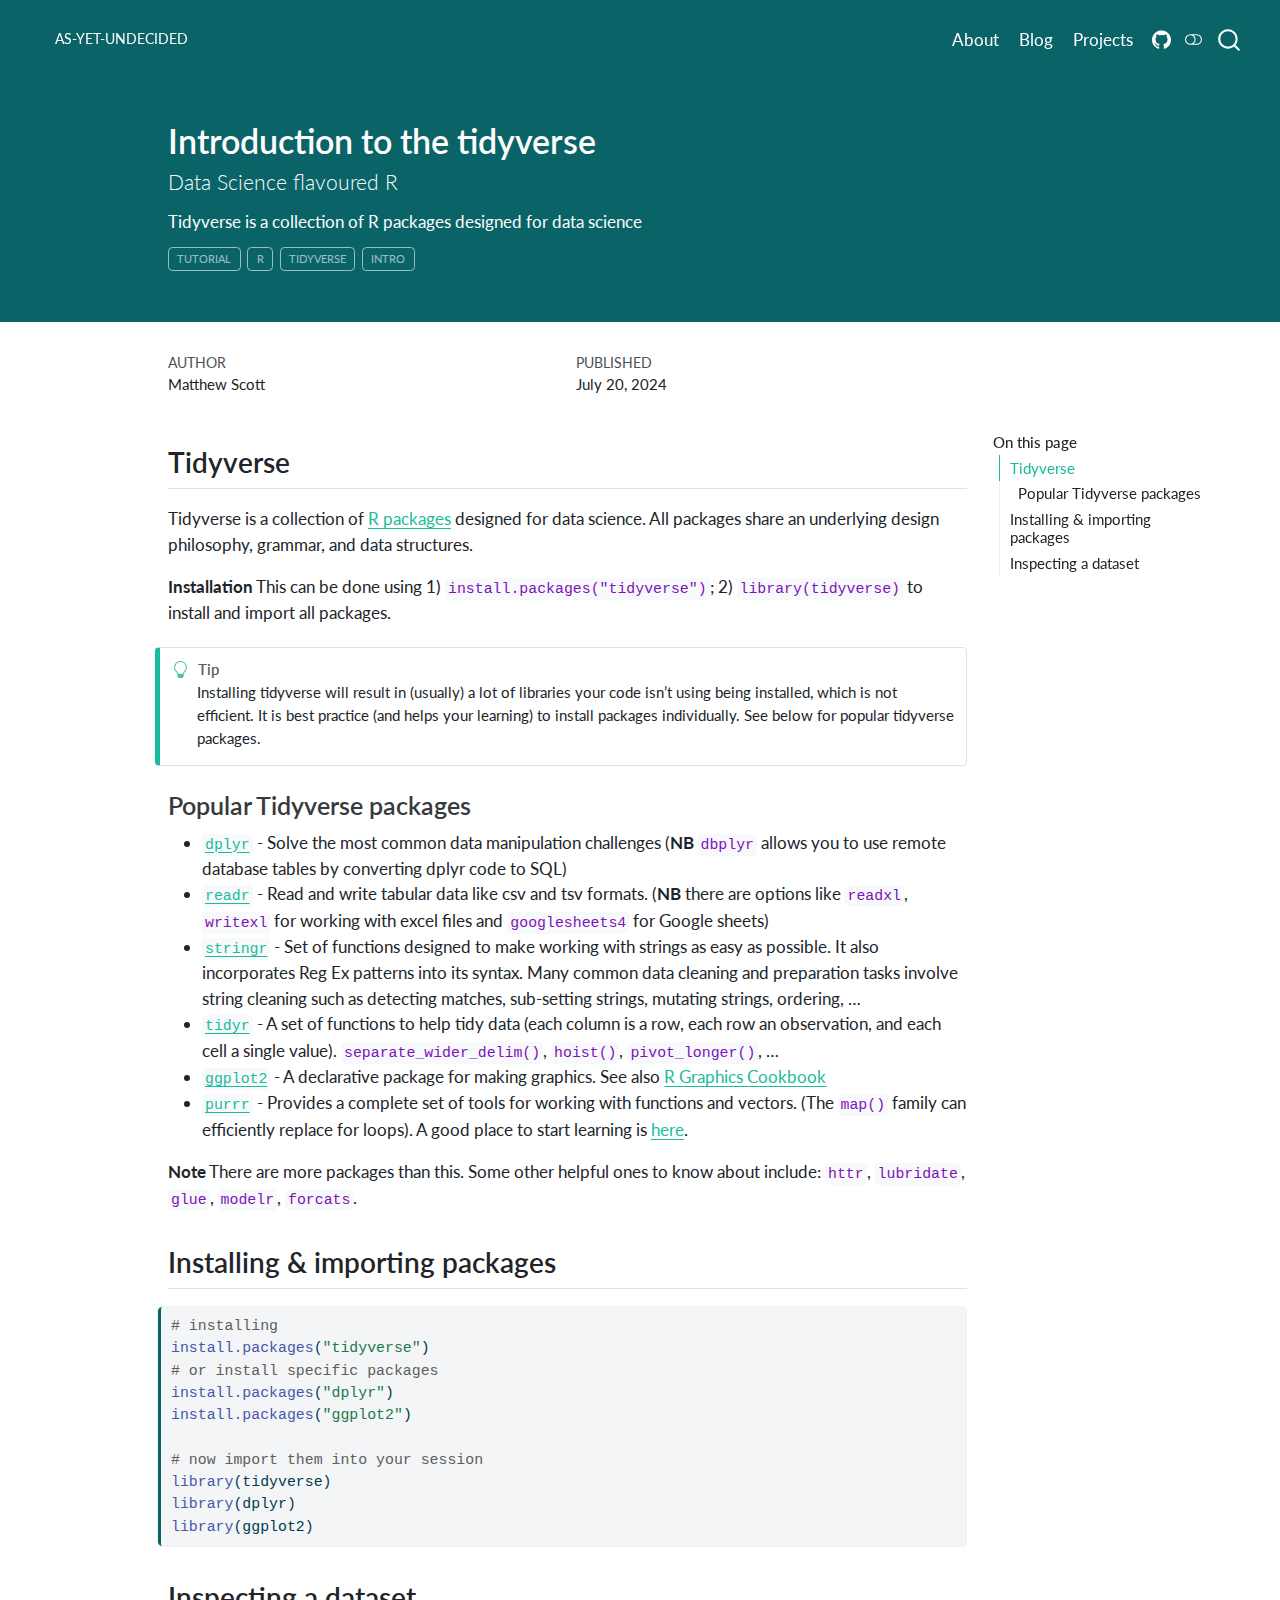
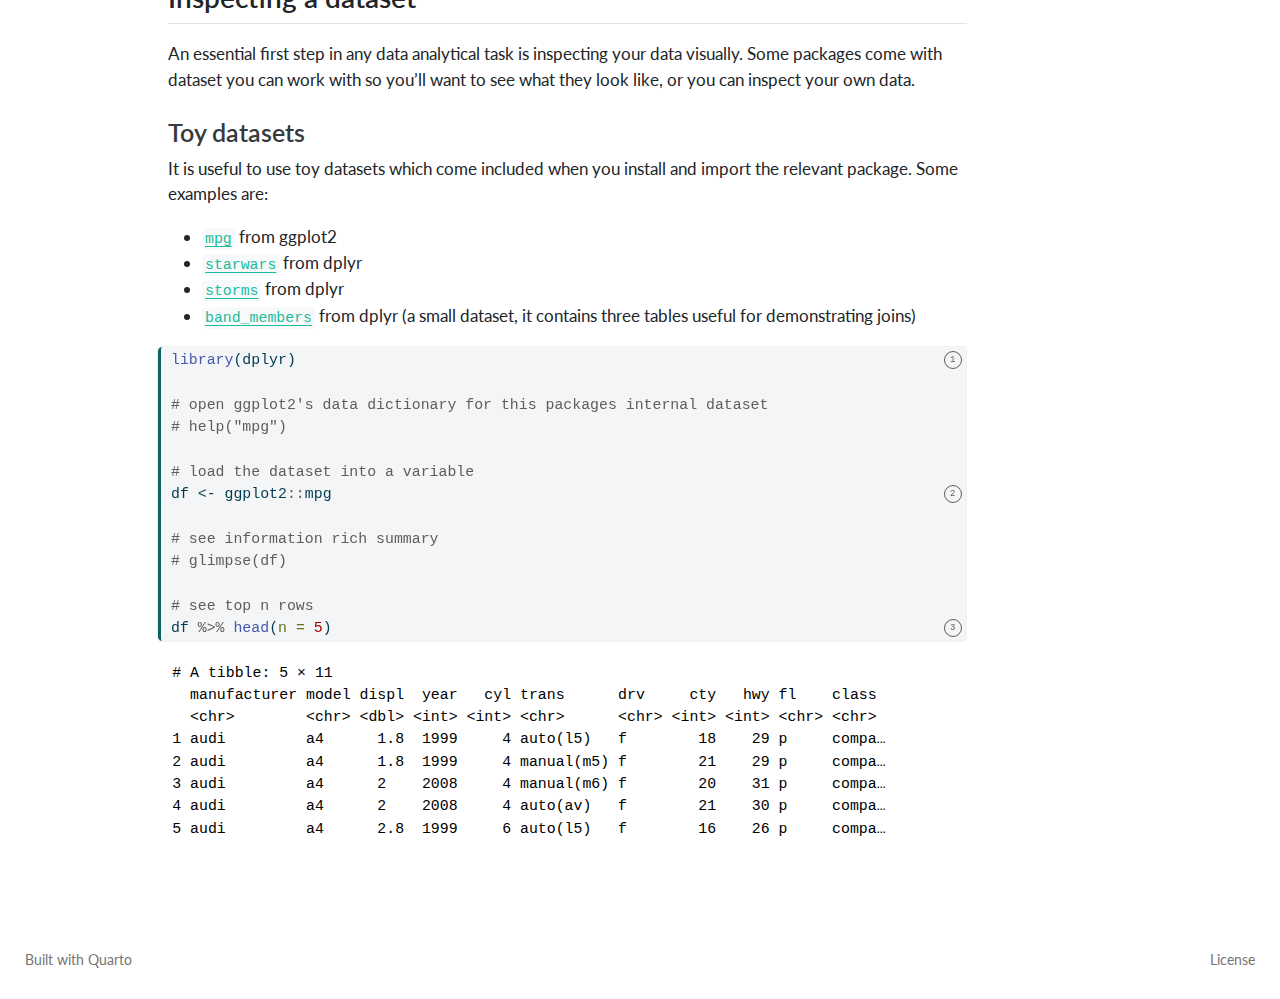
<file: docs/posts/tidyverse-intro/index.html>
<!DOCTYPE html>
<html xmlns="http://www.w3.org/1999/xhtml" lang="en" xml:lang="en"><head>

<meta charset="utf-8">
<meta name="generator" content="quarto-1.4.555">

<meta name="viewport" content="width=device-width, initial-scale=1.0, user-scalable=yes">

<meta name="author" content="Matthew Scott">
<meta name="dcterms.date" content="2024-07-20">
<meta name="description" content="Tidyverse is a collection of R packages designed for data science">

<title>As-yet-undecided - Introduction to the tidyverse</title>
<style>
code{white-space: pre-wrap;}
span.smallcaps{font-variant: small-caps;}
div.columns{display: flex; gap: min(4vw, 1.5em);}
div.column{flex: auto; overflow-x: auto;}
div.hanging-indent{margin-left: 1.5em; text-indent: -1.5em;}
ul.task-list{list-style: none;}
ul.task-list li input[type="checkbox"] {
  width: 0.8em;
  margin: 0 0.8em 0.2em -1em; /* quarto-specific, see https://github.com/quarto-dev/quarto-cli/issues/4556 */ 
  vertical-align: middle;
}
/* CSS for syntax highlighting */
pre > code.sourceCode { white-space: pre; position: relative; }
pre > code.sourceCode > span { line-height: 1.25; }
pre > code.sourceCode > span:empty { height: 1.2em; }
.sourceCode { overflow: visible; }
code.sourceCode > span { color: inherit; text-decoration: inherit; }
div.sourceCode { margin: 1em 0; }
pre.sourceCode { margin: 0; }
@media screen {
div.sourceCode { overflow: auto; }
}
@media print {
pre > code.sourceCode { white-space: pre-wrap; }
pre > code.sourceCode > span { text-indent: -5em; padding-left: 5em; }
}
pre.numberSource code
  { counter-reset: source-line 0; }
pre.numberSource code > span
  { position: relative; left: -4em; counter-increment: source-line; }
pre.numberSource code > span > a:first-child::before
  { content: counter(source-line);
    position: relative; left: -1em; text-align: right; vertical-align: baseline;
    border: none; display: inline-block;
    -webkit-touch-callout: none; -webkit-user-select: none;
    -khtml-user-select: none; -moz-user-select: none;
    -ms-user-select: none; user-select: none;
    padding: 0 4px; width: 4em;
  }
pre.numberSource { margin-left: 3em;  padding-left: 4px; }
div.sourceCode
  {   }
@media screen {
pre > code.sourceCode > span > a:first-child::before { text-decoration: underline; }
}
</style>


<script src="../../site_libs/quarto-nav/quarto-nav.js"></script>
<script src="../../site_libs/clipboard/clipboard.min.js"></script>
<script src="../../site_libs/quarto-search/autocomplete.umd.js"></script>
<script src="../../site_libs/quarto-search/fuse.min.js"></script>
<script src="../../site_libs/quarto-search/quarto-search.js"></script>
<meta name="quarto:offset" content="../../">
<script src="../../site_libs/quarto-html/quarto.js"></script>
<script src="../../site_libs/quarto-html/popper.min.js"></script>
<script src="../../site_libs/quarto-html/tippy.umd.min.js"></script>
<script src="../../site_libs/quarto-html/anchor.min.js"></script>
<link href="../../site_libs/quarto-html/tippy.css" rel="stylesheet">
<link href="../../site_libs/quarto-html/quarto-syntax-highlighting.css" rel="stylesheet" class="quarto-color-scheme" id="quarto-text-highlighting-styles">
<link href="../../site_libs/quarto-html/quarto-syntax-highlighting-dark.css" rel="prefetch" class="quarto-color-scheme quarto-color-alternate" id="quarto-text-highlighting-styles">
<script src="../../site_libs/bootstrap/bootstrap.min.js"></script>
<link href="../../site_libs/bootstrap/bootstrap-icons.css" rel="stylesheet">
<link href="../../site_libs/bootstrap/bootstrap.min.css" rel="stylesheet" class="quarto-color-scheme" id="quarto-bootstrap" data-mode="light">
<link href="../../site_libs/bootstrap/bootstrap-dark.min.css" rel="prefetch" class="quarto-color-scheme quarto-color-alternate" id="quarto-bootstrap" data-mode="dark">
<script id="quarto-search-options" type="application/json">{
  "location": "navbar",
  "copy-button": false,
  "collapse-after": 3,
  "panel-placement": "end",
  "type": "overlay",
  "limit": 50,
  "keyboard-shortcut": [
    "f",
    "/",
    "s"
  ],
  "show-item-context": false,
  "language": {
    "search-no-results-text": "No results",
    "search-matching-documents-text": "matching documents",
    "search-copy-link-title": "Copy link to search",
    "search-hide-matches-text": "Hide additional matches",
    "search-more-match-text": "more match in this document",
    "search-more-matches-text": "more matches in this document",
    "search-clear-button-title": "Clear",
    "search-text-placeholder": "",
    "search-detached-cancel-button-title": "Cancel",
    "search-submit-button-title": "Submit",
    "search-label": "Search"
  }
}</script>


</head>

<body class="nav-fixed">

<div id="quarto-search-results"></div>
  <header id="quarto-header" class="headroom fixed-top quarto-banner">
    <nav class="navbar navbar-expand-lg " data-bs-theme="dark">
      <div class="navbar-container container-fluid">
      <div class="navbar-brand-container mx-auto">
    <a class="navbar-brand" href="../../index.html">
    <span class="navbar-title"></span>
    </a>
  </div>
            <div id="quarto-search" class="" title="Search"></div>
          <button class="navbar-toggler" type="button" data-bs-toggle="collapse" data-bs-target="#navbarCollapse" aria-controls="navbarCollapse" aria-expanded="false" aria-label="Toggle navigation" onclick="if (window.quartoToggleHeadroom) { window.quartoToggleHeadroom(); }">
  <span class="navbar-toggler-icon"></span>
</button>
          <div class="collapse navbar-collapse" id="navbarCollapse">
            <ul class="navbar-nav navbar-nav-scroll me-auto">
  <li class="dropdown-header">
 <span class="menu-text">as-yet-undecided</span></li>
</ul>
            <ul class="navbar-nav navbar-nav-scroll ms-auto">
  <li class="nav-item">
    <a class="nav-link" href="../../about.html"> 
<span class="menu-text">About</span></a>
  </li>  
  <li class="nav-item">
    <a class="nav-link" href="../../index.html"> 
<span class="menu-text">Blog</span></a>
  </li>  
  <li class="nav-item">
    <a class="nav-link" href="../../projects.html"> 
<span class="menu-text">Projects</span></a>
  </li>  
  <li class="nav-item compact">
    <a class="nav-link" href="https://github.com/mc-scott/blog"> <i class="bi bi-github" role="img">
</i> 
<span class="menu-text"></span></a>
  </li>  
</ul>
          </div> <!-- /navcollapse -->
          <div class="quarto-navbar-tools">
  <a href="" class="quarto-color-scheme-toggle quarto-navigation-tool  px-1" onclick="window.quartoToggleColorScheme(); return false;" title="Toggle dark mode"><i class="bi"></i></a>
</div>
      </div> <!-- /container-fluid -->
    </nav>
</header>
<!-- content -->
<header id="title-block-header" class="quarto-title-block default page-columns page-full">
  <div class="quarto-title-banner page-columns page-full">
    <div class="quarto-title column-body">
      <h1 class="title">Introduction to the tidyverse</h1>
            <p class="subtitle lead">Data Science flavoured R</p>
                  <div>
        <div class="description">
          Tidyverse is a collection of R packages designed for data science
        </div>
      </div>
                          <div class="quarto-categories">
                <div class="quarto-category">tutorial</div>
                <div class="quarto-category">r</div>
                <div class="quarto-category">tidyverse</div>
                <div class="quarto-category">intro</div>
              </div>
                  </div>
  </div>
    
  
  <div class="quarto-title-meta">

      <div>
      <div class="quarto-title-meta-heading">Author</div>
      <div class="quarto-title-meta-contents">
               <p>Matthew Scott </p>
            </div>
    </div>
      
      <div>
      <div class="quarto-title-meta-heading">Published</div>
      <div class="quarto-title-meta-contents">
        <p class="date">July 20, 2024</p>
      </div>
    </div>
    
      
    </div>
    
  
  </header><div id="quarto-content" class="quarto-container page-columns page-rows-contents page-layout-article page-navbar">
<!-- sidebar -->
<!-- margin-sidebar -->
    <div id="quarto-margin-sidebar" class="sidebar margin-sidebar">
        <nav id="TOC" role="doc-toc" class="toc-active">
    <h2 id="toc-title">On this page</h2>
   
  <ul>
  <li><a href="#tidyverse" id="toc-tidyverse" class="nav-link active" data-scroll-target="#tidyverse">Tidyverse</a>
  <ul class="collapse">
  <li><a href="#popular-tidyverse-packages" id="toc-popular-tidyverse-packages" class="nav-link" data-scroll-target="#popular-tidyverse-packages">Popular Tidyverse packages</a></li>
  </ul></li>
  <li><a href="#installing-importing-packages" id="toc-installing-importing-packages" class="nav-link" data-scroll-target="#installing-importing-packages">Installing &amp; importing packages</a></li>
  <li><a href="#inspecting-a-dataset" id="toc-inspecting-a-dataset" class="nav-link" data-scroll-target="#inspecting-a-dataset">Inspecting a dataset</a>
  <ul class="collapse">
  <li><a href="#toy-datasets" id="toc-toy-datasets" class="nav-link" data-scroll-target="#toy-datasets">Toy datasets</a></li>
  </ul></li>
  </ul>
</nav>
    </div>
<!-- main -->
<main class="content quarto-banner-title-block" id="quarto-document-content">





<section id="tidyverse" class="level2">
<h2 class="anchored" data-anchor-id="tidyverse">Tidyverse</h2>
<p>Tidyverse is a collection of <a href="https://www.tidyverse.org/packages/">R packages</a> designed for data science. All packages share an underlying design philosophy, grammar, and data structures.</p>
<p><strong>Installation</strong> This can be done using 1) <code>install.packages("tidyverse")</code>; 2) <code>library(tidyverse)</code> to install and import all packages.</p>
<div class="callout callout-style-simple callout-tip callout-titled">
<div class="callout-header d-flex align-content-center">
<div class="callout-icon-container">
<i class="callout-icon"></i>
</div>
<div class="callout-title-container flex-fill">
Tip
</div>
</div>
<div class="callout-body-container callout-body">
<p>Installing tidyverse will result in (usually) a lot of libraries your code isn’t using being installed, which is not efficient. It is best practice (and helps your learning) to install packages individually. See below for popular tidyverse packages.</p>
</div>
</div>
<section id="popular-tidyverse-packages" class="level3">
<h3 class="anchored" data-anchor-id="popular-tidyverse-packages">Popular Tidyverse packages</h3>
<ul>
<li><a href="https://dplyr.tidyverse.org/"><code>dplyr</code></a> - Solve the most common data manipulation challenges (<strong>NB</strong> <code>dbplyr</code> allows you to use remote database tables by converting dplyr code to SQL)</li>
<li><a href="https://readr.tidyverse.org/"><code>readr</code></a> - Read and write tabular data like csv and tsv formats. (<strong>NB</strong> there are options like <code>readxl</code>, <code>writexl</code> for working with excel files and <code>googlesheets4</code> for Google sheets)</li>
<li><a href="https://stringr.tidyverse.org/"><code>stringr</code></a> - Set of functions designed to make working with strings as easy as possible. It also incorporates Reg Ex patterns into its syntax. Many common data cleaning and preparation tasks involve string cleaning such as detecting matches, sub-setting strings, mutating strings, ordering, …</li>
<li><a href="https://tidyr.tidyverse.org/"><code>tidyr</code></a> - A set of functions to help tidy data (each column is a row, each row an observation, and each cell a single value). <code>separate_wider_delim()</code>, <code>hoist()</code>, <code>pivot_longer()</code>, …</li>
<li><a href="https://ggplot2.tidyverse.org/"><code>ggplot2</code></a> - A declarative package for making graphics. See also <a href="https://r-graphics.org/">R Graphics Cookbook</a></li>
<li><a href="https://purrr.tidyverse.org/"><code>purrr</code></a> - Provides a complete set of tools for working with functions and vectors. (The <code>map()</code> family can efficiently replace for loops). A good place to start learning is <a href="https://r4ds.had.co.nz/iteration.html">here</a>.</li>
</ul>
<p><strong>Note</strong> There are more packages than this. Some other helpful ones to know about include: <code>httr</code>, <code>lubridate</code>, <code>glue</code>, <code>modelr</code>, <code>forcats</code>.</p>
</section>
</section>
<section id="installing-importing-packages" class="level2">
<h2 class="anchored" data-anchor-id="installing-importing-packages">Installing &amp; importing packages</h2>
<div class="cell">
<div class="sourceCode cell-code" id="cb1"><pre class="sourceCode r code-with-copy"><code class="sourceCode r"><span id="cb1-1"><a href="#cb1-1" aria-hidden="true" tabindex="-1"></a><span class="co"># installing</span></span>
<span id="cb1-2"><a href="#cb1-2" aria-hidden="true" tabindex="-1"></a><span class="fu">install.packages</span>(<span class="st">"tidyverse"</span>)</span>
<span id="cb1-3"><a href="#cb1-3" aria-hidden="true" tabindex="-1"></a><span class="co"># or install specific packages</span></span>
<span id="cb1-4"><a href="#cb1-4" aria-hidden="true" tabindex="-1"></a><span class="fu">install.packages</span>(<span class="st">"dplyr"</span>)</span>
<span id="cb1-5"><a href="#cb1-5" aria-hidden="true" tabindex="-1"></a><span class="fu">install.packages</span>(<span class="st">"ggplot2"</span>)</span>
<span id="cb1-6"><a href="#cb1-6" aria-hidden="true" tabindex="-1"></a></span>
<span id="cb1-7"><a href="#cb1-7" aria-hidden="true" tabindex="-1"></a><span class="co"># now import them into your session</span></span>
<span id="cb1-8"><a href="#cb1-8" aria-hidden="true" tabindex="-1"></a><span class="fu">library</span>(tidyverse)</span>
<span id="cb1-9"><a href="#cb1-9" aria-hidden="true" tabindex="-1"></a><span class="fu">library</span>(dplyr)</span>
<span id="cb1-10"><a href="#cb1-10" aria-hidden="true" tabindex="-1"></a><span class="fu">library</span>(ggplot2)</span></code><button title="Copy to Clipboard" class="code-copy-button"><i class="bi"></i></button></pre></div>
</div>
</section>
<section id="inspecting-a-dataset" class="level2">
<h2 class="anchored" data-anchor-id="inspecting-a-dataset">Inspecting a dataset</h2>
<p>An essential first step in any data analytical task is inspecting your data visually. Some packages come with dataset you can work with so you’ll want to see what they look like, or you can inspect your own data.</p>
<section id="toy-datasets" class="level3">
<h3 class="anchored" data-anchor-id="toy-datasets">Toy datasets</h3>
<p>It is useful to use toy datasets which come included when you install and import the relevant package. Some examples are:</p>
<ul>
<li><a href="https://ggplot2.tidyverse.org/reference/mpg.html"><code>mpg</code></a> from ggplot2</li>
<li><a href="https://dplyr.tidyverse.org/reference/starwars.html"><code>starwars</code></a> from dplyr</li>
<li><a href="https://dplyr.tidyverse.org/reference/storms.html"><code>storms</code></a> from dplyr</li>
<li><a href="https://dplyr.tidyverse.org/reference/band_members.html"><code>band_members</code></a> from dplyr (a small dataset, it contains three tables useful for demonstrating joins)</li>
</ul>
<div class="cell">
<div class="sourceCode cell-code" id="annotated-cell-2"><pre class="sourceCode r code-annotation-code code-with-copy code-annotated"><code class="sourceCode r"><button class="code-annotation-anchor" data-target-cell="annotated-cell-2" data-target-annotation="1">1</button><span id="annotated-cell-2-1" class="code-annotation-target"><a href="#annotated-cell-2-1" aria-hidden="true" tabindex="-1"></a><span class="fu">library</span>(dplyr)</span>
<span id="annotated-cell-2-2"><a href="#annotated-cell-2-2" aria-hidden="true" tabindex="-1"></a></span>
<span id="annotated-cell-2-3"><a href="#annotated-cell-2-3" aria-hidden="true" tabindex="-1"></a><span class="co"># open ggplot2's data dictionary for this packages internal dataset</span></span>
<span id="annotated-cell-2-4"><a href="#annotated-cell-2-4" aria-hidden="true" tabindex="-1"></a><span class="co"># help("mpg")</span></span>
<span id="annotated-cell-2-5"><a href="#annotated-cell-2-5" aria-hidden="true" tabindex="-1"></a></span>
<span id="annotated-cell-2-6"><a href="#annotated-cell-2-6" aria-hidden="true" tabindex="-1"></a><span class="co"># load the dataset into a variable</span></span>
<button class="code-annotation-anchor" data-target-cell="annotated-cell-2" data-target-annotation="2">2</button><span id="annotated-cell-2-7" class="code-annotation-target"><a href="#annotated-cell-2-7" aria-hidden="true" tabindex="-1"></a>df <span class="ot">&lt;-</span> ggplot2<span class="sc">::</span>mpg</span>
<span id="annotated-cell-2-8"><a href="#annotated-cell-2-8" aria-hidden="true" tabindex="-1"></a></span>
<span id="annotated-cell-2-9"><a href="#annotated-cell-2-9" aria-hidden="true" tabindex="-1"></a><span class="co"># see information rich summary</span></span>
<span id="annotated-cell-2-10"><a href="#annotated-cell-2-10" aria-hidden="true" tabindex="-1"></a><span class="co"># glimpse(df)</span></span>
<span id="annotated-cell-2-11"><a href="#annotated-cell-2-11" aria-hidden="true" tabindex="-1"></a></span>
<span id="annotated-cell-2-12"><a href="#annotated-cell-2-12" aria-hidden="true" tabindex="-1"></a><span class="co"># see top n rows</span></span>
<button class="code-annotation-anchor" data-target-cell="annotated-cell-2" data-target-annotation="3">3</button><span id="annotated-cell-2-13" class="code-annotation-target"><a href="#annotated-cell-2-13" aria-hidden="true" tabindex="-1"></a>df <span class="sc">%&gt;%</span> <span class="fu">head</span>(<span class="at">n =</span> <span class="dv">5</span>)</span><div class="code-annotation-gutter-bg"></div><div class="code-annotation-gutter"></div></code><button title="Copy to Clipboard" class="code-copy-button"><i class="bi"></i></button></pre></div>
<div class="cell-annotation">
<dl class="code-annotation-container-hidden code-annotation-container-grid">
<dt data-target-cell="annotated-cell-2" data-target-annotation="1">1</dt>
<dd>
<span data-code-cell="annotated-cell-2" data-code-lines="1" data-code-annotation="1">We need this package so we can access the <code>%&gt;%</code> ‘pipe’ operator</span>
</dd>
<dt data-target-cell="annotated-cell-2" data-target-annotation="2">2</dt>
<dd>
<span data-code-cell="annotated-cell-2" data-code-lines="7" data-code-annotation="2">this notation tells R to look in the <code>ggplot2</code> package for the dataset <code>mpg</code></span>
</dd>
<dt data-target-cell="annotated-cell-2" data-target-annotation="3">3</dt>
<dd>
<span data-code-cell="annotated-cell-2" data-code-lines="13" data-code-annotation="3">You can also use <code>tail()</code> to see the bottom n rows. Use <code>head()</code> to default to the top 6 rows.</span>
</dd>
</dl>
</div>
<div class="cell-output cell-output-stdout">
<pre><code># A tibble: 5 × 11
  manufacturer model displ  year   cyl trans      drv     cty   hwy fl    class 
  &lt;chr&gt;        &lt;chr&gt; &lt;dbl&gt; &lt;int&gt; &lt;int&gt; &lt;chr&gt;      &lt;chr&gt; &lt;int&gt; &lt;int&gt; &lt;chr&gt; &lt;chr&gt; 
1 audi         a4      1.8  1999     4 auto(l5)   f        18    29 p     compa…
2 audi         a4      1.8  1999     4 manual(m5) f        21    29 p     compa…
3 audi         a4      2    2008     4 manual(m6) f        20    31 p     compa…
4 audi         a4      2    2008     4 auto(av)   f        21    30 p     compa…
5 audi         a4      2.8  1999     6 auto(l5)   f        16    26 p     compa…</code></pre>
</div>
</div>


</section>
</section>

</main> <!-- /main -->
<script id="quarto-html-after-body" type="application/javascript">
window.document.addEventListener("DOMContentLoaded", function (event) {
  const toggleBodyColorMode = (bsSheetEl) => {
    const mode = bsSheetEl.getAttribute("data-mode");
    const bodyEl = window.document.querySelector("body");
    if (mode === "dark") {
      bodyEl.classList.add("quarto-dark");
      bodyEl.classList.remove("quarto-light");
    } else {
      bodyEl.classList.add("quarto-light");
      bodyEl.classList.remove("quarto-dark");
    }
  }
  const toggleBodyColorPrimary = () => {
    const bsSheetEl = window.document.querySelector("link#quarto-bootstrap");
    if (bsSheetEl) {
      toggleBodyColorMode(bsSheetEl);
    }
  }
  toggleBodyColorPrimary();  
  const disableStylesheet = (stylesheets) => {
    for (let i=0; i < stylesheets.length; i++) {
      const stylesheet = stylesheets[i];
      stylesheet.rel = 'prefetch';
    }
  }
  const enableStylesheet = (stylesheets) => {
    for (let i=0; i < stylesheets.length; i++) {
      const stylesheet = stylesheets[i];
      stylesheet.rel = 'stylesheet';
    }
  }
  const manageTransitions = (selector, allowTransitions) => {
    const els = window.document.querySelectorAll(selector);
    for (let i=0; i < els.length; i++) {
      const el = els[i];
      if (allowTransitions) {
        el.classList.remove('notransition');
      } else {
        el.classList.add('notransition');
      }
    }
  }
  const toggleGiscusIfUsed = (isAlternate, darkModeDefault) => {
    const baseTheme = document.querySelector('#giscus-base-theme')?.value ?? 'light';
    const alternateTheme = document.querySelector('#giscus-alt-theme')?.value ?? 'dark';
    let newTheme = '';
    if(darkModeDefault) {
      newTheme = isAlternate ? baseTheme : alternateTheme;
    } else {
      newTheme = isAlternate ? alternateTheme : baseTheme;
    }
    const changeGiscusTheme = () => {
      // From: https://github.com/giscus/giscus/issues/336
      const sendMessage = (message) => {
        const iframe = document.querySelector('iframe.giscus-frame');
        if (!iframe) return;
        iframe.contentWindow.postMessage({ giscus: message }, 'https://giscus.app');
      }
      sendMessage({
        setConfig: {
          theme: newTheme
        }
      });
    }
    const isGiscussLoaded = window.document.querySelector('iframe.giscus-frame') !== null;
    if (isGiscussLoaded) {
      changeGiscusTheme();
    }
  }
  const toggleColorMode = (alternate) => {
    // Switch the stylesheets
    const alternateStylesheets = window.document.querySelectorAll('link.quarto-color-scheme.quarto-color-alternate');
    manageTransitions('#quarto-margin-sidebar .nav-link', false);
    if (alternate) {
      enableStylesheet(alternateStylesheets);
      for (const sheetNode of alternateStylesheets) {
        if (sheetNode.id === "quarto-bootstrap") {
          toggleBodyColorMode(sheetNode);
        }
      }
    } else {
      disableStylesheet(alternateStylesheets);
      toggleBodyColorPrimary();
    }
    manageTransitions('#quarto-margin-sidebar .nav-link', true);
    // Switch the toggles
    const toggles = window.document.querySelectorAll('.quarto-color-scheme-toggle');
    for (let i=0; i < toggles.length; i++) {
      const toggle = toggles[i];
      if (toggle) {
        if (alternate) {
          toggle.classList.add("alternate");     
        } else {
          toggle.classList.remove("alternate");
        }
      }
    }
    // Hack to workaround the fact that safari doesn't
    // properly recolor the scrollbar when toggling (#1455)
    if (navigator.userAgent.indexOf('Safari') > 0 && navigator.userAgent.indexOf('Chrome') == -1) {
      manageTransitions("body", false);
      window.scrollTo(0, 1);
      setTimeout(() => {
        window.scrollTo(0, 0);
        manageTransitions("body", true);
      }, 40);  
    }
  }
  const isFileUrl = () => { 
    return window.location.protocol === 'file:';
  }
  const hasAlternateSentinel = () => {  
    let styleSentinel = getColorSchemeSentinel();
    if (styleSentinel !== null) {
      return styleSentinel === "alternate";
    } else {
      return false;
    }
  }
  const setStyleSentinel = (alternate) => {
    const value = alternate ? "alternate" : "default";
    if (!isFileUrl()) {
      window.localStorage.setItem("quarto-color-scheme", value);
    } else {
      localAlternateSentinel = value;
    }
  }
  const getColorSchemeSentinel = () => {
    if (!isFileUrl()) {
      const storageValue = window.localStorage.getItem("quarto-color-scheme");
      return storageValue != null ? storageValue : localAlternateSentinel;
    } else {
      return localAlternateSentinel;
    }
  }
  const darkModeDefault = false;
  let localAlternateSentinel = darkModeDefault ? 'alternate' : 'default';
  // Dark / light mode switch
  window.quartoToggleColorScheme = () => {
    // Read the current dark / light value 
    let toAlternate = !hasAlternateSentinel();
    toggleColorMode(toAlternate);
    setStyleSentinel(toAlternate);
    toggleGiscusIfUsed(toAlternate, darkModeDefault);
  };
  // Ensure there is a toggle, if there isn't float one in the top right
  if (window.document.querySelector('.quarto-color-scheme-toggle') === null) {
    const a = window.document.createElement('a');
    a.classList.add('top-right');
    a.classList.add('quarto-color-scheme-toggle');
    a.href = "";
    a.onclick = function() { try { window.quartoToggleColorScheme(); } catch {} return false; };
    const i = window.document.createElement("i");
    i.classList.add('bi');
    a.appendChild(i);
    window.document.body.appendChild(a);
  }
  // Switch to dark mode if need be
  if (hasAlternateSentinel()) {
    toggleColorMode(true);
  } else {
    toggleColorMode(false);
  }
  const icon = "";
  const anchorJS = new window.AnchorJS();
  anchorJS.options = {
    placement: 'right',
    icon: icon
  };
  anchorJS.add('.anchored');
  const isCodeAnnotation = (el) => {
    for (const clz of el.classList) {
      if (clz.startsWith('code-annotation-')) {                     
        return true;
      }
    }
    return false;
  }
  const clipboard = new window.ClipboardJS('.code-copy-button', {
    text: function(trigger) {
      const codeEl = trigger.previousElementSibling.cloneNode(true);
      for (const childEl of codeEl.children) {
        if (isCodeAnnotation(childEl)) {
          childEl.remove();
        }
      }
      return codeEl.innerText;
    }
  });
  clipboard.on('success', function(e) {
    // button target
    const button = e.trigger;
    // don't keep focus
    button.blur();
    // flash "checked"
    button.classList.add('code-copy-button-checked');
    var currentTitle = button.getAttribute("title");
    button.setAttribute("title", "Copied!");
    let tooltip;
    if (window.bootstrap) {
      button.setAttribute("data-bs-toggle", "tooltip");
      button.setAttribute("data-bs-placement", "left");
      button.setAttribute("data-bs-title", "Copied!");
      tooltip = new bootstrap.Tooltip(button, 
        { trigger: "manual", 
          customClass: "code-copy-button-tooltip",
          offset: [0, -8]});
      tooltip.show();    
    }
    setTimeout(function() {
      if (tooltip) {
        tooltip.hide();
        button.removeAttribute("data-bs-title");
        button.removeAttribute("data-bs-toggle");
        button.removeAttribute("data-bs-placement");
      }
      button.setAttribute("title", currentTitle);
      button.classList.remove('code-copy-button-checked');
    }, 1000);
    // clear code selection
    e.clearSelection();
  });
    var localhostRegex = new RegExp(/^(?:http|https):\/\/localhost\:?[0-9]*\//);
    var mailtoRegex = new RegExp(/^mailto:/);
      var filterRegex = new RegExp('/' + window.location.host + '/');
    var isInternal = (href) => {
        return filterRegex.test(href) || localhostRegex.test(href) || mailtoRegex.test(href);
    }
    // Inspect non-navigation links and adorn them if external
 	var links = window.document.querySelectorAll('a[href]:not(.nav-link):not(.navbar-brand):not(.toc-action):not(.sidebar-link):not(.sidebar-item-toggle):not(.pagination-link):not(.no-external):not([aria-hidden]):not(.dropdown-item):not(.quarto-navigation-tool)');
    for (var i=0; i<links.length; i++) {
      const link = links[i];
      if (!isInternal(link.href)) {
        // undo the damage that might have been done by quarto-nav.js in the case of
        // links that we want to consider external
        if (link.dataset.originalHref !== undefined) {
          link.href = link.dataset.originalHref;
        }
      }
    }
  function tippyHover(el, contentFn, onTriggerFn, onUntriggerFn) {
    const config = {
      allowHTML: true,
      maxWidth: 500,
      delay: 100,
      arrow: false,
      appendTo: function(el) {
          return el.parentElement;
      },
      interactive: true,
      interactiveBorder: 10,
      theme: 'quarto',
      placement: 'bottom-start',
    };
    if (contentFn) {
      config.content = contentFn;
    }
    if (onTriggerFn) {
      config.onTrigger = onTriggerFn;
    }
    if (onUntriggerFn) {
      config.onUntrigger = onUntriggerFn;
    }
    window.tippy(el, config); 
  }
  const noterefs = window.document.querySelectorAll('a[role="doc-noteref"]');
  for (var i=0; i<noterefs.length; i++) {
    const ref = noterefs[i];
    tippyHover(ref, function() {
      // use id or data attribute instead here
      let href = ref.getAttribute('data-footnote-href') || ref.getAttribute('href');
      try { href = new URL(href).hash; } catch {}
      const id = href.replace(/^#\/?/, "");
      const note = window.document.getElementById(id);
      if (note) {
        return note.innerHTML;
      } else {
        return "";
      }
    });
  }
  const xrefs = window.document.querySelectorAll('a.quarto-xref');
  const processXRef = (id, note) => {
    // Strip column container classes
    const stripColumnClz = (el) => {
      el.classList.remove("page-full", "page-columns");
      if (el.children) {
        for (const child of el.children) {
          stripColumnClz(child);
        }
      }
    }
    stripColumnClz(note)
    if (id === null || id.startsWith('sec-')) {
      // Special case sections, only their first couple elements
      const container = document.createElement("div");
      if (note.children && note.children.length > 2) {
        container.appendChild(note.children[0].cloneNode(true));
        for (let i = 1; i < note.children.length; i++) {
          const child = note.children[i];
          if (child.tagName === "P" && child.innerText === "") {
            continue;
          } else {
            container.appendChild(child.cloneNode(true));
            break;
          }
        }
        if (window.Quarto?.typesetMath) {
          window.Quarto.typesetMath(container);
        }
        return container.innerHTML
      } else {
        if (window.Quarto?.typesetMath) {
          window.Quarto.typesetMath(note);
        }
        return note.innerHTML;
      }
    } else {
      // Remove any anchor links if they are present
      const anchorLink = note.querySelector('a.anchorjs-link');
      if (anchorLink) {
        anchorLink.remove();
      }
      if (window.Quarto?.typesetMath) {
        window.Quarto.typesetMath(note);
      }
      // TODO in 1.5, we should make sure this works without a callout special case
      if (note.classList.contains("callout")) {
        return note.outerHTML;
      } else {
        return note.innerHTML;
      }
    }
  }
  for (var i=0; i<xrefs.length; i++) {
    const xref = xrefs[i];
    tippyHover(xref, undefined, function(instance) {
      instance.disable();
      let url = xref.getAttribute('href');
      let hash = undefined; 
      if (url.startsWith('#')) {
        hash = url;
      } else {
        try { hash = new URL(url).hash; } catch {}
      }
      if (hash) {
        const id = hash.replace(/^#\/?/, "");
        const note = window.document.getElementById(id);
        if (note !== null) {
          try {
            const html = processXRef(id, note.cloneNode(true));
            instance.setContent(html);
          } finally {
            instance.enable();
            instance.show();
          }
        } else {
          // See if we can fetch this
          fetch(url.split('#')[0])
          .then(res => res.text())
          .then(html => {
            const parser = new DOMParser();
            const htmlDoc = parser.parseFromString(html, "text/html");
            const note = htmlDoc.getElementById(id);
            if (note !== null) {
              const html = processXRef(id, note);
              instance.setContent(html);
            } 
          }).finally(() => {
            instance.enable();
            instance.show();
          });
        }
      } else {
        // See if we can fetch a full url (with no hash to target)
        // This is a special case and we should probably do some content thinning / targeting
        fetch(url)
        .then(res => res.text())
        .then(html => {
          const parser = new DOMParser();
          const htmlDoc = parser.parseFromString(html, "text/html");
          const note = htmlDoc.querySelector('main.content');
          if (note !== null) {
            // This should only happen for chapter cross references
            // (since there is no id in the URL)
            // remove the first header
            if (note.children.length > 0 && note.children[0].tagName === "HEADER") {
              note.children[0].remove();
            }
            const html = processXRef(null, note);
            instance.setContent(html);
          } 
        }).finally(() => {
          instance.enable();
          instance.show();
        });
      }
    }, function(instance) {
    });
  }
      let selectedAnnoteEl;
      const selectorForAnnotation = ( cell, annotation) => {
        let cellAttr = 'data-code-cell="' + cell + '"';
        let lineAttr = 'data-code-annotation="' +  annotation + '"';
        const selector = 'span[' + cellAttr + '][' + lineAttr + ']';
        return selector;
      }
      const selectCodeLines = (annoteEl) => {
        const doc = window.document;
        const targetCell = annoteEl.getAttribute("data-target-cell");
        const targetAnnotation = annoteEl.getAttribute("data-target-annotation");
        const annoteSpan = window.document.querySelector(selectorForAnnotation(targetCell, targetAnnotation));
        const lines = annoteSpan.getAttribute("data-code-lines").split(",");
        const lineIds = lines.map((line) => {
          return targetCell + "-" + line;
        })
        let top = null;
        let height = null;
        let parent = null;
        if (lineIds.length > 0) {
            //compute the position of the single el (top and bottom and make a div)
            const el = window.document.getElementById(lineIds[0]);
            top = el.offsetTop;
            height = el.offsetHeight;
            parent = el.parentElement.parentElement;
          if (lineIds.length > 1) {
            const lastEl = window.document.getElementById(lineIds[lineIds.length - 1]);
            const bottom = lastEl.offsetTop + lastEl.offsetHeight;
            height = bottom - top;
          }
          if (top !== null && height !== null && parent !== null) {
            // cook up a div (if necessary) and position it 
            let div = window.document.getElementById("code-annotation-line-highlight");
            if (div === null) {
              div = window.document.createElement("div");
              div.setAttribute("id", "code-annotation-line-highlight");
              div.style.position = 'absolute';
              parent.appendChild(div);
            }
            div.style.top = top - 2 + "px";
            div.style.height = height + 4 + "px";
            div.style.left = 0;
            let gutterDiv = window.document.getElementById("code-annotation-line-highlight-gutter");
            if (gutterDiv === null) {
              gutterDiv = window.document.createElement("div");
              gutterDiv.setAttribute("id", "code-annotation-line-highlight-gutter");
              gutterDiv.style.position = 'absolute';
              const codeCell = window.document.getElementById(targetCell);
              const gutter = codeCell.querySelector('.code-annotation-gutter');
              gutter.appendChild(gutterDiv);
            }
            gutterDiv.style.top = top - 2 + "px";
            gutterDiv.style.height = height + 4 + "px";
          }
          selectedAnnoteEl = annoteEl;
        }
      };
      const unselectCodeLines = () => {
        const elementsIds = ["code-annotation-line-highlight", "code-annotation-line-highlight-gutter"];
        elementsIds.forEach((elId) => {
          const div = window.document.getElementById(elId);
          if (div) {
            div.remove();
          }
        });
        selectedAnnoteEl = undefined;
      };
        // Handle positioning of the toggle
    window.addEventListener(
      "resize",
      throttle(() => {
        elRect = undefined;
        if (selectedAnnoteEl) {
          selectCodeLines(selectedAnnoteEl);
        }
      }, 10)
    );
    function throttle(fn, ms) {
    let throttle = false;
    let timer;
      return (...args) => {
        if(!throttle) { // first call gets through
            fn.apply(this, args);
            throttle = true;
        } else { // all the others get throttled
            if(timer) clearTimeout(timer); // cancel #2
            timer = setTimeout(() => {
              fn.apply(this, args);
              timer = throttle = false;
            }, ms);
        }
      };
    }
      const annoteTargets = window.document.querySelectorAll('.code-annotation-anchor');
      for (let i=0; i<annoteTargets.length; i++) {
        const annoteTarget = annoteTargets[i];
        const targetCell = annoteTarget.getAttribute("data-target-cell");
        const targetAnnotation = annoteTarget.getAttribute("data-target-annotation");
        const contentFn = () => {
          const content = window.document.querySelector(selectorForAnnotation(targetCell, targetAnnotation));
          if (content) {
            const tipContent = content.cloneNode(true);
            tipContent.classList.add("code-annotation-tip-content");
            return tipContent.outerHTML;
          }
        }
        const config = {
          allowHTML: true,
          content: contentFn,
          onShow: (instance) => {
            selectCodeLines(instance.reference);
            instance.reference.classList.add('code-annotation-active');
            window.tippy.hideAll();
          },
          onHide: (instance) => {
            unselectCodeLines();
            instance.reference.classList.remove('code-annotation-active');
          },
          maxWidth: 300,
          delay: [50, 0],
          duration: [200, 0],
          offset: [5, 10],
          arrow: true,
          appendTo: function(el) {
            return el.parentElement.parentElement.parentElement;
          },
          interactive: true,
          interactiveBorder: 10,
          theme: 'quarto',
          placement: 'right',
          popperOptions: {
            modifiers: [
            {
              name: 'flip',
              options: {
                flipVariations: false, // true by default
                allowedAutoPlacements: ['right'],
                fallbackPlacements: ['right', 'top', 'top-start', 'top-end', 'bottom', 'bottom-start', 'bottom-end', 'left'],
              },
            },
            {
              name: 'preventOverflow',
              options: {
                mainAxis: false,
                altAxis: false
              }
            }
            ]        
          }      
        };
        window.tippy(annoteTarget, config); 
      }
  const findCites = (el) => {
    const parentEl = el.parentElement;
    if (parentEl) {
      const cites = parentEl.dataset.cites;
      if (cites) {
        return {
          el,
          cites: cites.split(' ')
        };
      } else {
        return findCites(el.parentElement)
      }
    } else {
      return undefined;
    }
  };
  var bibliorefs = window.document.querySelectorAll('a[role="doc-biblioref"]');
  for (var i=0; i<bibliorefs.length; i++) {
    const ref = bibliorefs[i];
    const citeInfo = findCites(ref);
    if (citeInfo) {
      tippyHover(citeInfo.el, function() {
        var popup = window.document.createElement('div');
        citeInfo.cites.forEach(function(cite) {
          var citeDiv = window.document.createElement('div');
          citeDiv.classList.add('hanging-indent');
          citeDiv.classList.add('csl-entry');
          var biblioDiv = window.document.getElementById('ref-' + cite);
          if (biblioDiv) {
            citeDiv.innerHTML = biblioDiv.innerHTML;
          }
          popup.appendChild(citeDiv);
        });
        return popup.innerHTML;
      });
    }
  }
});
</script>
</div> <!-- /content -->
<footer class="footer">
  <div class="nav-footer">
    <div class="nav-footer-left">
      <ul class="footer-items list-unstyled">
    <li class="nav-item">
    <a class="nav-link" href="https://www.quarto.org">
<p>Built with Quarto</p>
</a>
  </li>  
</ul>
    </div>   
    <div class="nav-footer-center">
      &nbsp;
    </div>
    <div class="nav-footer-right">
      <ul class="footer-items list-unstyled">
    <li class="nav-item">
    <a class="nav-link" href="../../license.html">
<p>License</p>
</a>
  </li>  
</ul>
    </div>
  </div>
</footer>




</body></html>
</file>
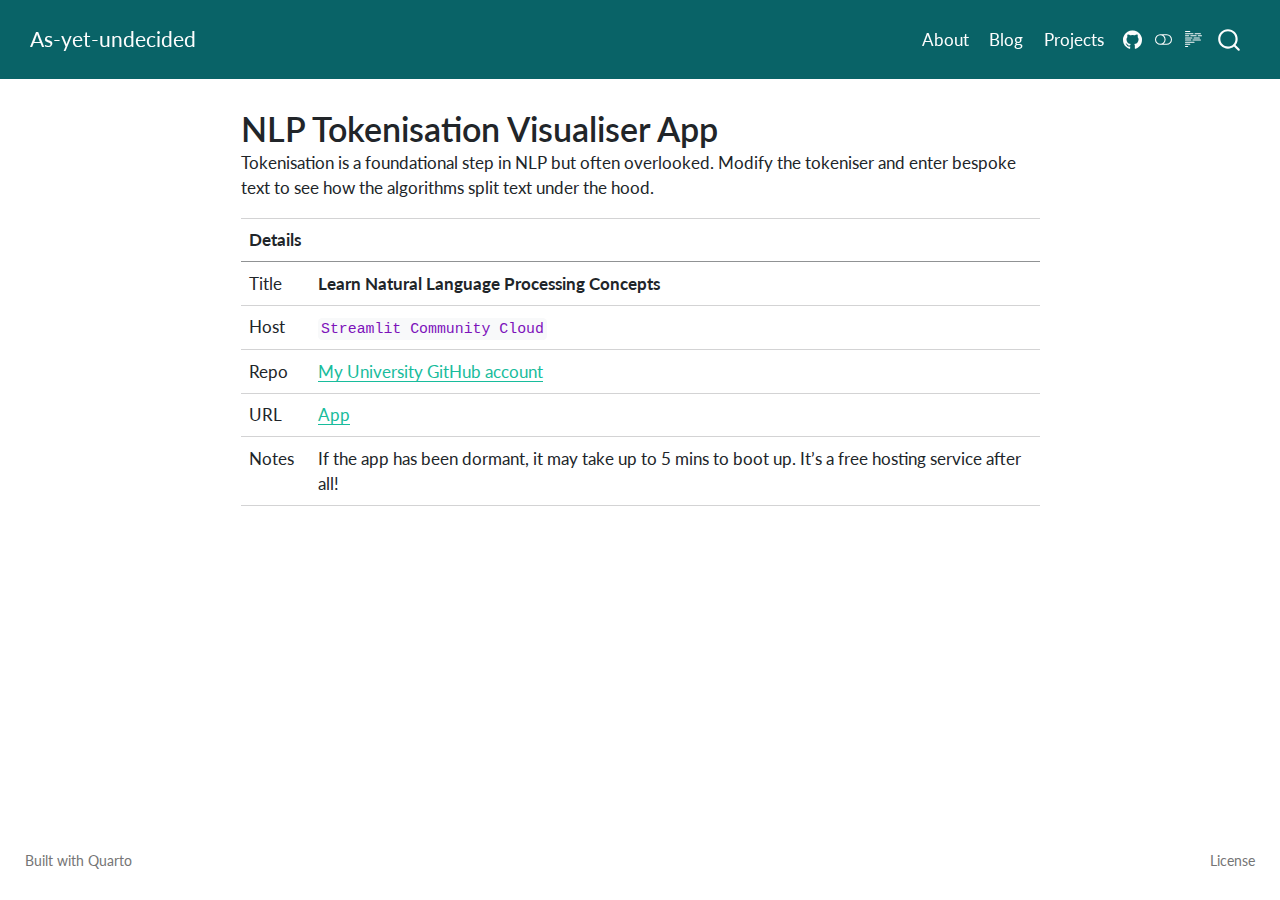
<file: docs/projects/nlp-token-visualiser/index.html>
<!DOCTYPE html>
<html xmlns="http://www.w3.org/1999/xhtml" lang="en" xml:lang="en"><head>

<meta charset="utf-8">
<meta name="generator" content="quarto-1.7.32">

<meta name="viewport" content="width=device-width, initial-scale=1.0, user-scalable=yes">

<meta name="description" content="Tokenisation is a foundational step in NLP but often overlooked. Modify the tokeniser and enter bespoke text to see how the algorithms split text under the hood.">

<title>NLP Tokenisation Visualiser App – As-yet-undecided</title>
<style>
code{white-space: pre-wrap;}
span.smallcaps{font-variant: small-caps;}
div.columns{display: flex; gap: min(4vw, 1.5em);}
div.column{flex: auto; overflow-x: auto;}
div.hanging-indent{margin-left: 1.5em; text-indent: -1.5em;}
ul.task-list{list-style: none;}
ul.task-list li input[type="checkbox"] {
  width: 0.8em;
  margin: 0 0.8em 0.2em -1em; /* quarto-specific, see https://github.com/quarto-dev/quarto-cli/issues/4556 */ 
  vertical-align: middle;
}
</style>


<script src="../../site_libs/quarto-nav/quarto-nav.js"></script>
<script src="../../site_libs/clipboard/clipboard.min.js"></script>
<script src="../../site_libs/quarto-search/autocomplete.umd.js"></script>
<script src="../../site_libs/quarto-search/fuse.min.js"></script>
<script src="../../site_libs/quarto-search/quarto-search.js"></script>
<meta name="quarto:offset" content="../../">
<script src="../../site_libs/quarto-html/quarto.js" type="module"></script>
<script src="../../site_libs/quarto-html/tabsets/tabsets.js" type="module"></script>
<script src="../../site_libs/quarto-html/popper.min.js"></script>
<script src="../../site_libs/quarto-html/tippy.umd.min.js"></script>
<script src="../../site_libs/quarto-html/anchor.min.js"></script>
<link href="../../site_libs/quarto-html/tippy.css" rel="stylesheet">
<link href="../../site_libs/quarto-html/quarto-syntax-highlighting-c1f63da3e08f13bc72dc17e92cfd001d.css" rel="stylesheet" class="quarto-color-scheme" id="quarto-text-highlighting-styles">
<link href="../../site_libs/quarto-html/quarto-syntax-highlighting-dark-e25bb2ec88b96ab004d13ad1d1924df4.css" rel="stylesheet" class="quarto-color-scheme quarto-color-alternate" id="quarto-text-highlighting-styles">
<link href="../../site_libs/quarto-html/quarto-syntax-highlighting-c1f63da3e08f13bc72dc17e92cfd001d.css" rel="stylesheet" class="quarto-color-scheme-extra" id="quarto-text-highlighting-styles">
<script src="../../site_libs/bootstrap/bootstrap.min.js"></script>
<link href="../../site_libs/bootstrap/bootstrap-icons.css" rel="stylesheet">
<link href="../../site_libs/bootstrap/bootstrap-5b5e5878d28bc7ac4e84ff2286dcfd68.min.css" rel="stylesheet" append-hash="true" class="quarto-color-scheme" id="quarto-bootstrap" data-mode="light">
<link href="../../site_libs/bootstrap/bootstrap-dark-313944764f1c9db614030758a36bca48.min.css" rel="stylesheet" append-hash="true" class="quarto-color-scheme quarto-color-alternate" id="quarto-bootstrap" data-mode="dark">
<link href="../../site_libs/bootstrap/bootstrap-5b5e5878d28bc7ac4e84ff2286dcfd68.min.css" rel="stylesheet" append-hash="true" class="quarto-color-scheme-extra" id="quarto-bootstrap" data-mode="light">
<script id="quarto-search-options" type="application/json">{
  "location": "navbar",
  "copy-button": false,
  "collapse-after": 3,
  "panel-placement": "end",
  "type": "overlay",
  "limit": 50,
  "keyboard-shortcut": [
    "f",
    "/",
    "s"
  ],
  "show-item-context": false,
  "language": {
    "search-no-results-text": "No results",
    "search-matching-documents-text": "matching documents",
    "search-copy-link-title": "Copy link to search",
    "search-hide-matches-text": "Hide additional matches",
    "search-more-match-text": "more match in this document",
    "search-more-matches-text": "more matches in this document",
    "search-clear-button-title": "Clear",
    "search-text-placeholder": "",
    "search-detached-cancel-button-title": "Cancel",
    "search-submit-button-title": "Submit",
    "search-label": "Search"
  }
}</script>


</head>

<body class="nav-fixed fullcontent quarto-light"><script id="quarto-html-before-body" type="application/javascript">
    const toggleBodyColorMode = (bsSheetEl) => {
      const mode = bsSheetEl.getAttribute("data-mode");
      const bodyEl = window.document.querySelector("body");
      if (mode === "dark") {
        bodyEl.classList.add("quarto-dark");
        bodyEl.classList.remove("quarto-light");
      } else {
        bodyEl.classList.add("quarto-light");
        bodyEl.classList.remove("quarto-dark");
      }
    }
    const toggleBodyColorPrimary = () => {
      const bsSheetEl = window.document.querySelector("link#quarto-bootstrap:not([rel=disabled-stylesheet])");
      if (bsSheetEl) {
        toggleBodyColorMode(bsSheetEl);
      }
    }
    const setColorSchemeToggle = (alternate) => {
      const toggles = window.document.querySelectorAll('.quarto-color-scheme-toggle');
      for (let i=0; i < toggles.length; i++) {
        const toggle = toggles[i];
        if (toggle) {
          if (alternate) {
            toggle.classList.add("alternate");
          } else {
            toggle.classList.remove("alternate");
          }
        }
      }
    };
    const toggleColorMode = (alternate) => {
      // Switch the stylesheets
      const primaryStylesheets = window.document.querySelectorAll('link.quarto-color-scheme:not(.quarto-color-alternate)');
      const alternateStylesheets = window.document.querySelectorAll('link.quarto-color-scheme.quarto-color-alternate');
      manageTransitions('#quarto-margin-sidebar .nav-link', false);
      if (alternate) {
        // note: dark is layered on light, we don't disable primary!
        enableStylesheet(alternateStylesheets);
        for (const sheetNode of alternateStylesheets) {
          if (sheetNode.id === "quarto-bootstrap") {
            toggleBodyColorMode(sheetNode);
          }
        }
      } else {
        disableStylesheet(alternateStylesheets);
        enableStylesheet(primaryStylesheets)
        toggleBodyColorPrimary();
      }
      manageTransitions('#quarto-margin-sidebar .nav-link', true);
      // Switch the toggles
      setColorSchemeToggle(alternate)
      // Hack to workaround the fact that safari doesn't
      // properly recolor the scrollbar when toggling (#1455)
      if (navigator.userAgent.indexOf('Safari') > 0 && navigator.userAgent.indexOf('Chrome') == -1) {
        manageTransitions("body", false);
        window.scrollTo(0, 1);
        setTimeout(() => {
          window.scrollTo(0, 0);
          manageTransitions("body", true);
        }, 40);
      }
    }
    const disableStylesheet = (stylesheets) => {
      for (let i=0; i < stylesheets.length; i++) {
        const stylesheet = stylesheets[i];
        stylesheet.rel = 'disabled-stylesheet';
      }
    }
    const enableStylesheet = (stylesheets) => {
      for (let i=0; i < stylesheets.length; i++) {
        const stylesheet = stylesheets[i];
        if(stylesheet.rel !== 'stylesheet') { // for Chrome, which will still FOUC without this check
          stylesheet.rel = 'stylesheet';
        }
      }
    }
    const manageTransitions = (selector, allowTransitions) => {
      const els = window.document.querySelectorAll(selector);
      for (let i=0; i < els.length; i++) {
        const el = els[i];
        if (allowTransitions) {
          el.classList.remove('notransition');
        } else {
          el.classList.add('notransition');
        }
      }
    }
    const isFileUrl = () => {
      return window.location.protocol === 'file:';
    }
    const hasAlternateSentinel = () => {
      let styleSentinel = getColorSchemeSentinel();
      if (styleSentinel !== null) {
        return styleSentinel === "alternate";
      } else {
        return false;
      }
    }
    const setStyleSentinel = (alternate) => {
      const value = alternate ? "alternate" : "default";
      if (!isFileUrl()) {
        window.localStorage.setItem("quarto-color-scheme", value);
      } else {
        localAlternateSentinel = value;
      }
    }
    const getColorSchemeSentinel = () => {
      if (!isFileUrl()) {
        const storageValue = window.localStorage.getItem("quarto-color-scheme");
        return storageValue != null ? storageValue : localAlternateSentinel;
      } else {
        return localAlternateSentinel;
      }
    }
    const toggleGiscusIfUsed = (isAlternate, darkModeDefault) => {
      const baseTheme = document.querySelector('#giscus-base-theme')?.value ?? 'light';
      const alternateTheme = document.querySelector('#giscus-alt-theme')?.value ?? 'dark';
      let newTheme = '';
      if(authorPrefersDark) {
        newTheme = isAlternate ? baseTheme : alternateTheme;
      } else {
        newTheme = isAlternate ? alternateTheme : baseTheme;
      }
      const changeGiscusTheme = () => {
        // From: https://github.com/giscus/giscus/issues/336
        const sendMessage = (message) => {
          const iframe = document.querySelector('iframe.giscus-frame');
          if (!iframe) return;
          iframe.contentWindow.postMessage({ giscus: message }, 'https://giscus.app');
        }
        sendMessage({
          setConfig: {
            theme: newTheme
          }
        });
      }
      const isGiscussLoaded = window.document.querySelector('iframe.giscus-frame') !== null;
      if (isGiscussLoaded) {
        changeGiscusTheme();
      }
    };
    const authorPrefersDark = false;
    const darkModeDefault = authorPrefersDark;
      document.querySelector('link#quarto-text-highlighting-styles.quarto-color-scheme-extra').rel = 'disabled-stylesheet';
      document.querySelector('link#quarto-bootstrap.quarto-color-scheme-extra').rel = 'disabled-stylesheet';
    let localAlternateSentinel = darkModeDefault ? 'alternate' : 'default';
    // Dark / light mode switch
    window.quartoToggleColorScheme = () => {
      // Read the current dark / light value
      let toAlternate = !hasAlternateSentinel();
      toggleColorMode(toAlternate);
      setStyleSentinel(toAlternate);
      toggleGiscusIfUsed(toAlternate, darkModeDefault);
      window.dispatchEvent(new Event('resize'));
    };
    // Switch to dark mode if need be
    if (hasAlternateSentinel()) {
      toggleColorMode(true);
    } else {
      toggleColorMode(false);
    }
  </script>

<div id="quarto-search-results"></div>
  <header id="quarto-header" class="headroom fixed-top">
    <nav class="navbar navbar-expand-lg " data-bs-theme="dark">
      <div class="navbar-container container-fluid">
      <div class="navbar-brand-container mx-auto">
    <a class="navbar-brand" href="../../index.html">
    <span class="navbar-title">As-yet-undecided</span>
    </a>
  </div>
            <div id="quarto-search" class="" title="Search"></div>
          <button class="navbar-toggler" type="button" data-bs-toggle="collapse" data-bs-target="#navbarCollapse" aria-controls="navbarCollapse" role="menu" aria-expanded="false" aria-label="Toggle navigation" onclick="if (window.quartoToggleHeadroom) { window.quartoToggleHeadroom(); }">
  <span class="navbar-toggler-icon"></span>
</button>
          <div class="collapse navbar-collapse" id="navbarCollapse">
            <ul class="navbar-nav navbar-nav-scroll ms-auto">
  <li class="nav-item">
    <a class="nav-link" href="../../about.html"> 
<span class="menu-text">About</span></a>
  </li>  
  <li class="nav-item">
    <a class="nav-link" href="../../index.html"> 
<span class="menu-text">Blog</span></a>
  </li>  
  <li class="nav-item">
    <a class="nav-link" href="../../projects.html"> 
<span class="menu-text">Projects</span></a>
  </li>  
  <li class="nav-item compact">
    <a class="nav-link" href="https://github.com/mc-scott/ds-blog"> <i class="bi bi-github" role="img">
</i> 
<span class="menu-text"></span></a>
  </li>  
</ul>
          </div> <!-- /navcollapse -->
            <div class="quarto-navbar-tools">
  <a href="" class="quarto-color-scheme-toggle quarto-navigation-tool  px-1" onclick="window.quartoToggleColorScheme(); return false;" title="Toggle dark mode"><i class="bi"></i></a>
  <a href="" class="quarto-reader-toggle quarto-navigation-tool px-1" onclick="window.quartoToggleReader(); return false;" title="Toggle reader mode">
  <div class="quarto-reader-toggle-btn">
  <i class="bi"></i>
  </div>
</a>
</div>
      </div> <!-- /container-fluid -->
    </nav>
</header>
<!-- content -->
<div id="quarto-content" class="quarto-container page-columns page-rows-contents page-layout-article page-navbar">
<!-- sidebar -->
<!-- margin-sidebar -->
    
<!-- main -->
<main class="content" id="quarto-document-content">


<header id="title-block-header" class="quarto-title-block default">
<div class="quarto-title">
<h1 class="title">NLP Tokenisation Visualiser App</h1>
</div>

<div>
  <div class="description">
    Tokenisation is a foundational step in NLP but often overlooked. Modify the tokeniser and enter bespoke text to see how the algorithms split text under the hood.
  </div>
</div>


<div class="quarto-title-meta">

    
  
    
  </div>
  


</header>


<table class="caption-top table">
<thead>
<tr class="header">
<th>Details</th>
<th></th>
</tr>
</thead>
<tbody>
<tr class="odd">
<td>Title</td>
<td><strong>Learn Natural Language Processing Concepts</strong></td>
</tr>
<tr class="even">
<td>Host</td>
<td><code>Streamlit Community Cloud</code></td>
</tr>
<tr class="odd">
<td>Repo</td>
<td><a href="https://github.com/m-scott-1/summative-1/blob/main/app.py">My University GitHub account</a></td>
</tr>
<tr class="even">
<td>URL</td>
<td><a href="https://summative-1.streamlit.app/">App</a></td>
</tr>
<tr class="odd">
<td>Notes</td>
<td>If the app has been dormant, it may take up to 5 mins to boot up. It’s a free hosting service after all!</td>
</tr>
</tbody>
</table>



</main> <!-- /main -->
<script id="quarto-html-after-body" type="application/javascript">
  window.document.addEventListener("DOMContentLoaded", function (event) {
    // Ensure there is a toggle, if there isn't float one in the top right
    if (window.document.querySelector('.quarto-color-scheme-toggle') === null) {
      const a = window.document.createElement('a');
      a.classList.add('top-right');
      a.classList.add('quarto-color-scheme-toggle');
      a.href = "";
      a.onclick = function() { try { window.quartoToggleColorScheme(); } catch {} return false; };
      const i = window.document.createElement("i");
      i.classList.add('bi');
      a.appendChild(i);
      window.document.body.appendChild(a);
    }
    setColorSchemeToggle(hasAlternateSentinel())
    const icon = "";
    const anchorJS = new window.AnchorJS();
    anchorJS.options = {
      placement: 'right',
      icon: icon
    };
    anchorJS.add('.anchored');
    const isCodeAnnotation = (el) => {
      for (const clz of el.classList) {
        if (clz.startsWith('code-annotation-')) {                     
          return true;
        }
      }
      return false;
    }
    const onCopySuccess = function(e) {
      // button target
      const button = e.trigger;
      // don't keep focus
      button.blur();
      // flash "checked"
      button.classList.add('code-copy-button-checked');
      var currentTitle = button.getAttribute("title");
      button.setAttribute("title", "Copied!");
      let tooltip;
      if (window.bootstrap) {
        button.setAttribute("data-bs-toggle", "tooltip");
        button.setAttribute("data-bs-placement", "left");
        button.setAttribute("data-bs-title", "Copied!");
        tooltip = new bootstrap.Tooltip(button, 
          { trigger: "manual", 
            customClass: "code-copy-button-tooltip",
            offset: [0, -8]});
        tooltip.show();    
      }
      setTimeout(function() {
        if (tooltip) {
          tooltip.hide();
          button.removeAttribute("data-bs-title");
          button.removeAttribute("data-bs-toggle");
          button.removeAttribute("data-bs-placement");
        }
        button.setAttribute("title", currentTitle);
        button.classList.remove('code-copy-button-checked');
      }, 1000);
      // clear code selection
      e.clearSelection();
    }
    const getTextToCopy = function(trigger) {
        const codeEl = trigger.previousElementSibling.cloneNode(true);
        for (const childEl of codeEl.children) {
          if (isCodeAnnotation(childEl)) {
            childEl.remove();
          }
        }
        return codeEl.innerText;
    }
    const clipboard = new window.ClipboardJS('.code-copy-button:not([data-in-quarto-modal])', {
      text: getTextToCopy
    });
    clipboard.on('success', onCopySuccess);
    if (window.document.getElementById('quarto-embedded-source-code-modal')) {
      const clipboardModal = new window.ClipboardJS('.code-copy-button[data-in-quarto-modal]', {
        text: getTextToCopy,
        container: window.document.getElementById('quarto-embedded-source-code-modal')
      });
      clipboardModal.on('success', onCopySuccess);
    }
      var localhostRegex = new RegExp(/^(?:http|https):\/\/localhost\:?[0-9]*\//);
      var mailtoRegex = new RegExp(/^mailto:/);
        var filterRegex = new RegExp('/' + window.location.host + '/');
      var isInternal = (href) => {
          return filterRegex.test(href) || localhostRegex.test(href) || mailtoRegex.test(href);
      }
      // Inspect non-navigation links and adorn them if external
     var links = window.document.querySelectorAll('a[href]:not(.nav-link):not(.navbar-brand):not(.toc-action):not(.sidebar-link):not(.sidebar-item-toggle):not(.pagination-link):not(.no-external):not([aria-hidden]):not(.dropdown-item):not(.quarto-navigation-tool):not(.about-link)');
      for (var i=0; i<links.length; i++) {
        const link = links[i];
        if (!isInternal(link.href)) {
          // undo the damage that might have been done by quarto-nav.js in the case of
          // links that we want to consider external
          if (link.dataset.originalHref !== undefined) {
            link.href = link.dataset.originalHref;
          }
        }
      }
    function tippyHover(el, contentFn, onTriggerFn, onUntriggerFn) {
      const config = {
        allowHTML: true,
        maxWidth: 500,
        delay: 100,
        arrow: false,
        appendTo: function(el) {
            return el.parentElement;
        },
        interactive: true,
        interactiveBorder: 10,
        theme: 'quarto',
        placement: 'bottom-start',
      };
      if (contentFn) {
        config.content = contentFn;
      }
      if (onTriggerFn) {
        config.onTrigger = onTriggerFn;
      }
      if (onUntriggerFn) {
        config.onUntrigger = onUntriggerFn;
      }
      window.tippy(el, config); 
    }
    const noterefs = window.document.querySelectorAll('a[role="doc-noteref"]');
    for (var i=0; i<noterefs.length; i++) {
      const ref = noterefs[i];
      tippyHover(ref, function() {
        // use id or data attribute instead here
        let href = ref.getAttribute('data-footnote-href') || ref.getAttribute('href');
        try { href = new URL(href).hash; } catch {}
        const id = href.replace(/^#\/?/, "");
        const note = window.document.getElementById(id);
        if (note) {
          return note.innerHTML;
        } else {
          return "";
        }
      });
    }
    const xrefs = window.document.querySelectorAll('a.quarto-xref');
    const processXRef = (id, note) => {
      // Strip column container classes
      const stripColumnClz = (el) => {
        el.classList.remove("page-full", "page-columns");
        if (el.children) {
          for (const child of el.children) {
            stripColumnClz(child);
          }
        }
      }
      stripColumnClz(note)
      if (id === null || id.startsWith('sec-')) {
        // Special case sections, only their first couple elements
        const container = document.createElement("div");
        if (note.children && note.children.length > 2) {
          container.appendChild(note.children[0].cloneNode(true));
          for (let i = 1; i < note.children.length; i++) {
            const child = note.children[i];
            if (child.tagName === "P" && child.innerText === "") {
              continue;
            } else {
              container.appendChild(child.cloneNode(true));
              break;
            }
          }
          if (window.Quarto?.typesetMath) {
            window.Quarto.typesetMath(container);
          }
          return container.innerHTML
        } else {
          if (window.Quarto?.typesetMath) {
            window.Quarto.typesetMath(note);
          }
          return note.innerHTML;
        }
      } else {
        // Remove any anchor links if they are present
        const anchorLink = note.querySelector('a.anchorjs-link');
        if (anchorLink) {
          anchorLink.remove();
        }
        if (window.Quarto?.typesetMath) {
          window.Quarto.typesetMath(note);
        }
        if (note.classList.contains("callout")) {
          return note.outerHTML;
        } else {
          return note.innerHTML;
        }
      }
    }
    for (var i=0; i<xrefs.length; i++) {
      const xref = xrefs[i];
      tippyHover(xref, undefined, function(instance) {
        instance.disable();
        let url = xref.getAttribute('href');
        let hash = undefined; 
        if (url.startsWith('#')) {
          hash = url;
        } else {
          try { hash = new URL(url).hash; } catch {}
        }
        if (hash) {
          const id = hash.replace(/^#\/?/, "");
          const note = window.document.getElementById(id);
          if (note !== null) {
            try {
              const html = processXRef(id, note.cloneNode(true));
              instance.setContent(html);
            } finally {
              instance.enable();
              instance.show();
            }
          } else {
            // See if we can fetch this
            fetch(url.split('#')[0])
            .then(res => res.text())
            .then(html => {
              const parser = new DOMParser();
              const htmlDoc = parser.parseFromString(html, "text/html");
              const note = htmlDoc.getElementById(id);
              if (note !== null) {
                const html = processXRef(id, note);
                instance.setContent(html);
              } 
            }).finally(() => {
              instance.enable();
              instance.show();
            });
          }
        } else {
          // See if we can fetch a full url (with no hash to target)
          // This is a special case and we should probably do some content thinning / targeting
          fetch(url)
          .then(res => res.text())
          .then(html => {
            const parser = new DOMParser();
            const htmlDoc = parser.parseFromString(html, "text/html");
            const note = htmlDoc.querySelector('main.content');
            if (note !== null) {
              // This should only happen for chapter cross references
              // (since there is no id in the URL)
              // remove the first header
              if (note.children.length > 0 && note.children[0].tagName === "HEADER") {
                note.children[0].remove();
              }
              const html = processXRef(null, note);
              instance.setContent(html);
            } 
          }).finally(() => {
            instance.enable();
            instance.show();
          });
        }
      }, function(instance) {
      });
    }
        let selectedAnnoteEl;
        const selectorForAnnotation = ( cell, annotation) => {
          let cellAttr = 'data-code-cell="' + cell + '"';
          let lineAttr = 'data-code-annotation="' +  annotation + '"';
          const selector = 'span[' + cellAttr + '][' + lineAttr + ']';
          return selector;
        }
        const selectCodeLines = (annoteEl) => {
          const doc = window.document;
          const targetCell = annoteEl.getAttribute("data-target-cell");
          const targetAnnotation = annoteEl.getAttribute("data-target-annotation");
          const annoteSpan = window.document.querySelector(selectorForAnnotation(targetCell, targetAnnotation));
          const lines = annoteSpan.getAttribute("data-code-lines").split(",");
          const lineIds = lines.map((line) => {
            return targetCell + "-" + line;
          })
          let top = null;
          let height = null;
          let parent = null;
          if (lineIds.length > 0) {
              //compute the position of the single el (top and bottom and make a div)
              const el = window.document.getElementById(lineIds[0]);
              top = el.offsetTop;
              height = el.offsetHeight;
              parent = el.parentElement.parentElement;
            if (lineIds.length > 1) {
              const lastEl = window.document.getElementById(lineIds[lineIds.length - 1]);
              const bottom = lastEl.offsetTop + lastEl.offsetHeight;
              height = bottom - top;
            }
            if (top !== null && height !== null && parent !== null) {
              // cook up a div (if necessary) and position it 
              let div = window.document.getElementById("code-annotation-line-highlight");
              if (div === null) {
                div = window.document.createElement("div");
                div.setAttribute("id", "code-annotation-line-highlight");
                div.style.position = 'absolute';
                parent.appendChild(div);
              }
              div.style.top = top - 2 + "px";
              div.style.height = height + 4 + "px";
              div.style.left = 0;
              let gutterDiv = window.document.getElementById("code-annotation-line-highlight-gutter");
              if (gutterDiv === null) {
                gutterDiv = window.document.createElement("div");
                gutterDiv.setAttribute("id", "code-annotation-line-highlight-gutter");
                gutterDiv.style.position = 'absolute';
                const codeCell = window.document.getElementById(targetCell);
                const gutter = codeCell.querySelector('.code-annotation-gutter');
                gutter.appendChild(gutterDiv);
              }
              gutterDiv.style.top = top - 2 + "px";
              gutterDiv.style.height = height + 4 + "px";
            }
            selectedAnnoteEl = annoteEl;
          }
        };
        const unselectCodeLines = () => {
          const elementsIds = ["code-annotation-line-highlight", "code-annotation-line-highlight-gutter"];
          elementsIds.forEach((elId) => {
            const div = window.document.getElementById(elId);
            if (div) {
              div.remove();
            }
          });
          selectedAnnoteEl = undefined;
        };
          // Handle positioning of the toggle
      window.addEventListener(
        "resize",
        throttle(() => {
          elRect = undefined;
          if (selectedAnnoteEl) {
            selectCodeLines(selectedAnnoteEl);
          }
        }, 10)
      );
      function throttle(fn, ms) {
      let throttle = false;
      let timer;
        return (...args) => {
          if(!throttle) { // first call gets through
              fn.apply(this, args);
              throttle = true;
          } else { // all the others get throttled
              if(timer) clearTimeout(timer); // cancel #2
              timer = setTimeout(() => {
                fn.apply(this, args);
                timer = throttle = false;
              }, ms);
          }
        };
      }
        // Attach click handler to the DT
        const annoteDls = window.document.querySelectorAll('dt[data-target-cell]');
        for (const annoteDlNode of annoteDls) {
          annoteDlNode.addEventListener('click', (event) => {
            const clickedEl = event.target;
            if (clickedEl !== selectedAnnoteEl) {
              unselectCodeLines();
              const activeEl = window.document.querySelector('dt[data-target-cell].code-annotation-active');
              if (activeEl) {
                activeEl.classList.remove('code-annotation-active');
              }
              selectCodeLines(clickedEl);
              clickedEl.classList.add('code-annotation-active');
            } else {
              // Unselect the line
              unselectCodeLines();
              clickedEl.classList.remove('code-annotation-active');
            }
          });
        }
    const findCites = (el) => {
      const parentEl = el.parentElement;
      if (parentEl) {
        const cites = parentEl.dataset.cites;
        if (cites) {
          return {
            el,
            cites: cites.split(' ')
          };
        } else {
          return findCites(el.parentElement)
        }
      } else {
        return undefined;
      }
    };
    var bibliorefs = window.document.querySelectorAll('a[role="doc-biblioref"]');
    for (var i=0; i<bibliorefs.length; i++) {
      const ref = bibliorefs[i];
      const citeInfo = findCites(ref);
      if (citeInfo) {
        tippyHover(citeInfo.el, function() {
          var popup = window.document.createElement('div');
          citeInfo.cites.forEach(function(cite) {
            var citeDiv = window.document.createElement('div');
            citeDiv.classList.add('hanging-indent');
            citeDiv.classList.add('csl-entry');
            var biblioDiv = window.document.getElementById('ref-' + cite);
            if (biblioDiv) {
              citeDiv.innerHTML = biblioDiv.innerHTML;
            }
            popup.appendChild(citeDiv);
          });
          return popup.innerHTML;
        });
      }
    }
  });
  </script>
</div> <!-- /content -->
<footer class="footer">
  <div class="nav-footer">
    <div class="nav-footer-left">
      <ul class="footer-items list-unstyled">
    <li class="nav-item">
    <a class="nav-link" href="https://www.quarto.org">
<p>Built with Quarto</p>
</a>
  </li>  
</ul>
    </div>   
    <div class="nav-footer-center">
      &nbsp;
    </div>
    <div class="nav-footer-right">
      <ul class="footer-items list-unstyled">
    <li class="nav-item">
    <a class="nav-link" href="../../license.html">
<p>License</p>
</a>
  </li>  
</ul>
    </div>
  </div>
</footer>




</body></html>
</file>
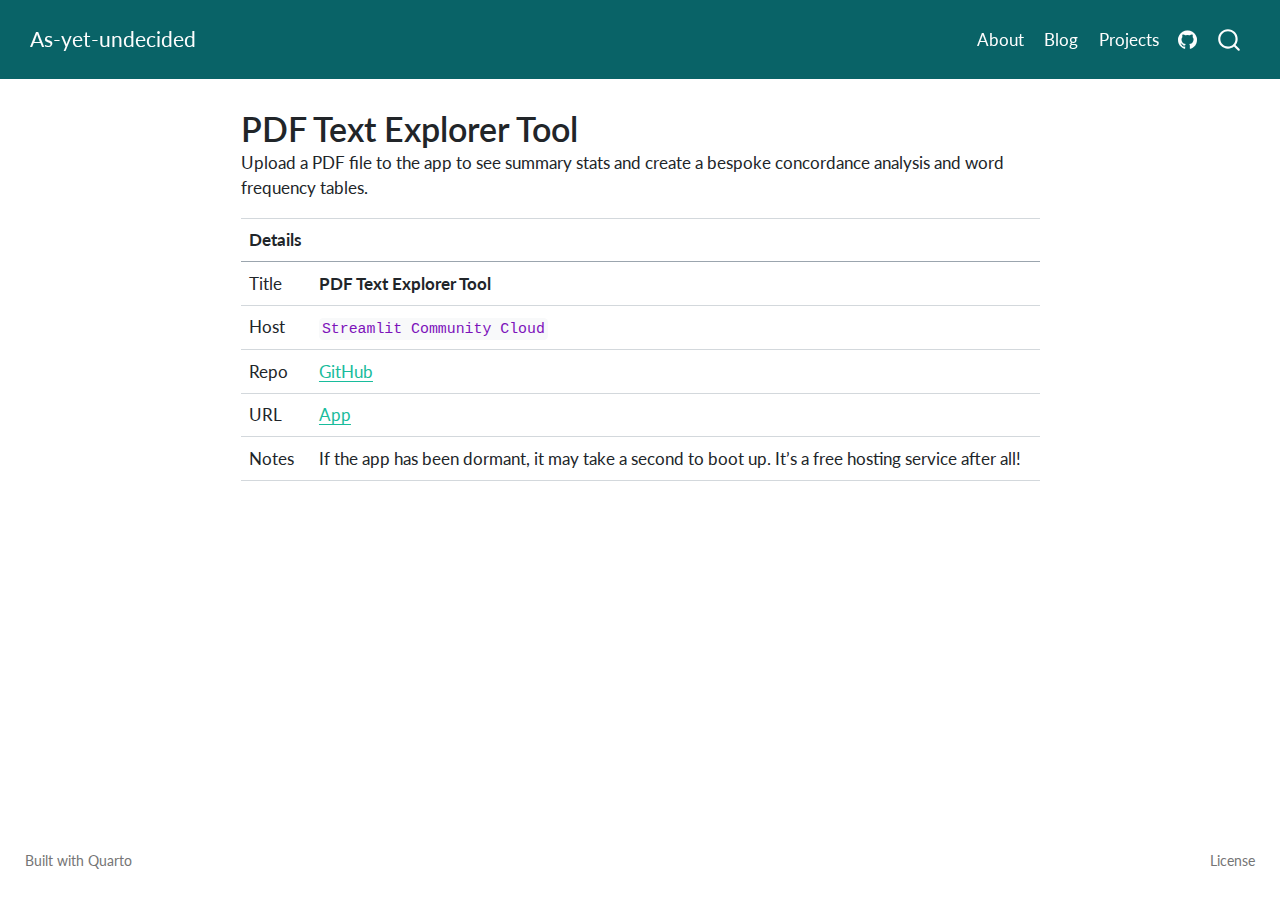
<file: docs/projects/pdf-text-explorer-tool/index.html>
<!DOCTYPE html>
<html xmlns="http://www.w3.org/1999/xhtml" lang="en" xml:lang="en"><head>

<meta charset="utf-8">
<meta name="generator" content="quarto-1.4.555">

<meta name="viewport" content="width=device-width, initial-scale=1.0, user-scalable=yes">

<meta name="description" content="Upload a PDF file to the app to see summary stats and create a bespoke concordance analysis and word frequency tables.">

<title>As-yet-undecided - PDF Text Explorer Tool</title>
<style>
code{white-space: pre-wrap;}
span.smallcaps{font-variant: small-caps;}
div.columns{display: flex; gap: min(4vw, 1.5em);}
div.column{flex: auto; overflow-x: auto;}
div.hanging-indent{margin-left: 1.5em; text-indent: -1.5em;}
ul.task-list{list-style: none;}
ul.task-list li input[type="checkbox"] {
  width: 0.8em;
  margin: 0 0.8em 0.2em -1em; /* quarto-specific, see https://github.com/quarto-dev/quarto-cli/issues/4556 */ 
  vertical-align: middle;
}
</style>


<script src="../../site_libs/quarto-nav/quarto-nav.js"></script>
<script src="../../site_libs/clipboard/clipboard.min.js"></script>
<script src="../../site_libs/quarto-search/autocomplete.umd.js"></script>
<script src="../../site_libs/quarto-search/fuse.min.js"></script>
<script src="../../site_libs/quarto-search/quarto-search.js"></script>
<meta name="quarto:offset" content="../../">
<script src="../../site_libs/quarto-html/quarto.js"></script>
<script src="../../site_libs/quarto-html/popper.min.js"></script>
<script src="../../site_libs/quarto-html/tippy.umd.min.js"></script>
<script src="../../site_libs/quarto-html/anchor.min.js"></script>
<link href="../../site_libs/quarto-html/tippy.css" rel="stylesheet">
<link href="../../site_libs/quarto-html/quarto-syntax-highlighting.css" rel="stylesheet" id="quarto-text-highlighting-styles">
<script src="../../site_libs/bootstrap/bootstrap.min.js"></script>
<link href="../../site_libs/bootstrap/bootstrap-icons.css" rel="stylesheet">
<link href="../../site_libs/bootstrap/bootstrap.min.css" rel="stylesheet" id="quarto-bootstrap" data-mode="light">
<script id="quarto-search-options" type="application/json">{
  "location": "navbar",
  "copy-button": false,
  "collapse-after": 3,
  "panel-placement": "end",
  "type": "overlay",
  "limit": 50,
  "keyboard-shortcut": [
    "f",
    "/",
    "s"
  ],
  "show-item-context": false,
  "language": {
    "search-no-results-text": "No results",
    "search-matching-documents-text": "matching documents",
    "search-copy-link-title": "Copy link to search",
    "search-hide-matches-text": "Hide additional matches",
    "search-more-match-text": "more match in this document",
    "search-more-matches-text": "more matches in this document",
    "search-clear-button-title": "Clear",
    "search-text-placeholder": "",
    "search-detached-cancel-button-title": "Cancel",
    "search-submit-button-title": "Submit",
    "search-label": "Search"
  }
}</script>


</head>

<body class="nav-fixed fullcontent">

<div id="quarto-search-results"></div>
  <header id="quarto-header" class="headroom fixed-top">
    <nav class="navbar navbar-expand-lg " data-bs-theme="dark">
      <div class="navbar-container container-fluid">
      <div class="navbar-brand-container mx-auto">
    <a class="navbar-brand" href="../../index.html">
    <span class="navbar-title">As-yet-undecided</span>
    </a>
  </div>
            <div id="quarto-search" class="" title="Search"></div>
          <button class="navbar-toggler" type="button" data-bs-toggle="collapse" data-bs-target="#navbarCollapse" aria-controls="navbarCollapse" aria-expanded="false" aria-label="Toggle navigation" onclick="if (window.quartoToggleHeadroom) { window.quartoToggleHeadroom(); }">
  <span class="navbar-toggler-icon"></span>
</button>
          <div class="collapse navbar-collapse" id="navbarCollapse">
            <ul class="navbar-nav navbar-nav-scroll ms-auto">
  <li class="nav-item">
    <a class="nav-link" href="../../about.html"> 
<span class="menu-text">About</span></a>
  </li>  
  <li class="nav-item">
    <a class="nav-link" href="../../index.html"> 
<span class="menu-text">Blog</span></a>
  </li>  
  <li class="nav-item">
    <a class="nav-link" href="../../projects.html"> 
<span class="menu-text">Projects</span></a>
  </li>  
  <li class="nav-item compact">
    <a class="nav-link" href="https://github.com/mc-scott/ds-blog"> <i class="bi bi-github" role="img">
</i> 
<span class="menu-text"></span></a>
  </li>  
</ul>
          </div> <!-- /navcollapse -->
          <div class="quarto-navbar-tools">
</div>
      </div> <!-- /container-fluid -->
    </nav>
</header>
<!-- content -->
<div id="quarto-content" class="quarto-container page-columns page-rows-contents page-layout-article page-navbar">
<!-- sidebar -->
<!-- margin-sidebar -->
    
<!-- main -->
<main class="content" id="quarto-document-content">

<header id="title-block-header" class="quarto-title-block default">
<div class="quarto-title">
<h1 class="title">PDF Text Explorer Tool</h1>
</div>

<div>
  <div class="description">
    Upload a PDF file to the app to see summary stats and create a bespoke concordance analysis and word frequency tables.
  </div>
</div>


<div class="quarto-title-meta">

    
  
    
  </div>
  


</header>


<table class="caption-top table">
<thead>
<tr class="header">
<th>Details</th>
<th></th>
</tr>
</thead>
<tbody>
<tr class="odd">
<td>Title</td>
<td><strong>PDF Text Explorer Tool</strong></td>
</tr>
<tr class="even">
<td>Host</td>
<td><code>Streamlit Community Cloud</code></td>
</tr>
<tr class="odd">
<td>Repo</td>
<td><a href="https://github.com/mc-scott/pdf-text-explorer">GitHub</a></td>
</tr>
<tr class="even">
<td>URL</td>
<td><a href="https://nlp-doc-search-tool.streamlit.app/">App</a></td>
</tr>
<tr class="odd">
<td>Notes</td>
<td>If the app has been dormant, it may take a second to boot up. It’s a free hosting service after all!</td>
</tr>
</tbody>
</table>



</main> <!-- /main -->
<script id="quarto-html-after-body" type="application/javascript">
window.document.addEventListener("DOMContentLoaded", function (event) {
  const toggleBodyColorMode = (bsSheetEl) => {
    const mode = bsSheetEl.getAttribute("data-mode");
    const bodyEl = window.document.querySelector("body");
    if (mode === "dark") {
      bodyEl.classList.add("quarto-dark");
      bodyEl.classList.remove("quarto-light");
    } else {
      bodyEl.classList.add("quarto-light");
      bodyEl.classList.remove("quarto-dark");
    }
  }
  const toggleBodyColorPrimary = () => {
    const bsSheetEl = window.document.querySelector("link#quarto-bootstrap");
    if (bsSheetEl) {
      toggleBodyColorMode(bsSheetEl);
    }
  }
  toggleBodyColorPrimary();  
  const icon = "";
  const anchorJS = new window.AnchorJS();
  anchorJS.options = {
    placement: 'right',
    icon: icon
  };
  anchorJS.add('.anchored');
  const isCodeAnnotation = (el) => {
    for (const clz of el.classList) {
      if (clz.startsWith('code-annotation-')) {                     
        return true;
      }
    }
    return false;
  }
  const clipboard = new window.ClipboardJS('.code-copy-button', {
    text: function(trigger) {
      const codeEl = trigger.previousElementSibling.cloneNode(true);
      for (const childEl of codeEl.children) {
        if (isCodeAnnotation(childEl)) {
          childEl.remove();
        }
      }
      return codeEl.innerText;
    }
  });
  clipboard.on('success', function(e) {
    // button target
    const button = e.trigger;
    // don't keep focus
    button.blur();
    // flash "checked"
    button.classList.add('code-copy-button-checked');
    var currentTitle = button.getAttribute("title");
    button.setAttribute("title", "Copied!");
    let tooltip;
    if (window.bootstrap) {
      button.setAttribute("data-bs-toggle", "tooltip");
      button.setAttribute("data-bs-placement", "left");
      button.setAttribute("data-bs-title", "Copied!");
      tooltip = new bootstrap.Tooltip(button, 
        { trigger: "manual", 
          customClass: "code-copy-button-tooltip",
          offset: [0, -8]});
      tooltip.show();    
    }
    setTimeout(function() {
      if (tooltip) {
        tooltip.hide();
        button.removeAttribute("data-bs-title");
        button.removeAttribute("data-bs-toggle");
        button.removeAttribute("data-bs-placement");
      }
      button.setAttribute("title", currentTitle);
      button.classList.remove('code-copy-button-checked');
    }, 1000);
    // clear code selection
    e.clearSelection();
  });
    var localhostRegex = new RegExp(/^(?:http|https):\/\/localhost\:?[0-9]*\//);
    var mailtoRegex = new RegExp(/^mailto:/);
      var filterRegex = new RegExp('/' + window.location.host + '/');
    var isInternal = (href) => {
        return filterRegex.test(href) || localhostRegex.test(href) || mailtoRegex.test(href);
    }
    // Inspect non-navigation links and adorn them if external
 	var links = window.document.querySelectorAll('a[href]:not(.nav-link):not(.navbar-brand):not(.toc-action):not(.sidebar-link):not(.sidebar-item-toggle):not(.pagination-link):not(.no-external):not([aria-hidden]):not(.dropdown-item):not(.quarto-navigation-tool)');
    for (var i=0; i<links.length; i++) {
      const link = links[i];
      if (!isInternal(link.href)) {
        // undo the damage that might have been done by quarto-nav.js in the case of
        // links that we want to consider external
        if (link.dataset.originalHref !== undefined) {
          link.href = link.dataset.originalHref;
        }
      }
    }
  function tippyHover(el, contentFn, onTriggerFn, onUntriggerFn) {
    const config = {
      allowHTML: true,
      maxWidth: 500,
      delay: 100,
      arrow: false,
      appendTo: function(el) {
          return el.parentElement;
      },
      interactive: true,
      interactiveBorder: 10,
      theme: 'quarto',
      placement: 'bottom-start',
    };
    if (contentFn) {
      config.content = contentFn;
    }
    if (onTriggerFn) {
      config.onTrigger = onTriggerFn;
    }
    if (onUntriggerFn) {
      config.onUntrigger = onUntriggerFn;
    }
    window.tippy(el, config); 
  }
  const noterefs = window.document.querySelectorAll('a[role="doc-noteref"]');
  for (var i=0; i<noterefs.length; i++) {
    const ref = noterefs[i];
    tippyHover(ref, function() {
      // use id or data attribute instead here
      let href = ref.getAttribute('data-footnote-href') || ref.getAttribute('href');
      try { href = new URL(href).hash; } catch {}
      const id = href.replace(/^#\/?/, "");
      const note = window.document.getElementById(id);
      if (note) {
        return note.innerHTML;
      } else {
        return "";
      }
    });
  }
  const xrefs = window.document.querySelectorAll('a.quarto-xref');
  const processXRef = (id, note) => {
    // Strip column container classes
    const stripColumnClz = (el) => {
      el.classList.remove("page-full", "page-columns");
      if (el.children) {
        for (const child of el.children) {
          stripColumnClz(child);
        }
      }
    }
    stripColumnClz(note)
    if (id === null || id.startsWith('sec-')) {
      // Special case sections, only their first couple elements
      const container = document.createElement("div");
      if (note.children && note.children.length > 2) {
        container.appendChild(note.children[0].cloneNode(true));
        for (let i = 1; i < note.children.length; i++) {
          const child = note.children[i];
          if (child.tagName === "P" && child.innerText === "") {
            continue;
          } else {
            container.appendChild(child.cloneNode(true));
            break;
          }
        }
        if (window.Quarto?.typesetMath) {
          window.Quarto.typesetMath(container);
        }
        return container.innerHTML
      } else {
        if (window.Quarto?.typesetMath) {
          window.Quarto.typesetMath(note);
        }
        return note.innerHTML;
      }
    } else {
      // Remove any anchor links if they are present
      const anchorLink = note.querySelector('a.anchorjs-link');
      if (anchorLink) {
        anchorLink.remove();
      }
      if (window.Quarto?.typesetMath) {
        window.Quarto.typesetMath(note);
      }
      // TODO in 1.5, we should make sure this works without a callout special case
      if (note.classList.contains("callout")) {
        return note.outerHTML;
      } else {
        return note.innerHTML;
      }
    }
  }
  for (var i=0; i<xrefs.length; i++) {
    const xref = xrefs[i];
    tippyHover(xref, undefined, function(instance) {
      instance.disable();
      let url = xref.getAttribute('href');
      let hash = undefined; 
      if (url.startsWith('#')) {
        hash = url;
      } else {
        try { hash = new URL(url).hash; } catch {}
      }
      if (hash) {
        const id = hash.replace(/^#\/?/, "");
        const note = window.document.getElementById(id);
        if (note !== null) {
          try {
            const html = processXRef(id, note.cloneNode(true));
            instance.setContent(html);
          } finally {
            instance.enable();
            instance.show();
          }
        } else {
          // See if we can fetch this
          fetch(url.split('#')[0])
          .then(res => res.text())
          .then(html => {
            const parser = new DOMParser();
            const htmlDoc = parser.parseFromString(html, "text/html");
            const note = htmlDoc.getElementById(id);
            if (note !== null) {
              const html = processXRef(id, note);
              instance.setContent(html);
            } 
          }).finally(() => {
            instance.enable();
            instance.show();
          });
        }
      } else {
        // See if we can fetch a full url (with no hash to target)
        // This is a special case and we should probably do some content thinning / targeting
        fetch(url)
        .then(res => res.text())
        .then(html => {
          const parser = new DOMParser();
          const htmlDoc = parser.parseFromString(html, "text/html");
          const note = htmlDoc.querySelector('main.content');
          if (note !== null) {
            // This should only happen for chapter cross references
            // (since there is no id in the URL)
            // remove the first header
            if (note.children.length > 0 && note.children[0].tagName === "HEADER") {
              note.children[0].remove();
            }
            const html = processXRef(null, note);
            instance.setContent(html);
          } 
        }).finally(() => {
          instance.enable();
          instance.show();
        });
      }
    }, function(instance) {
    });
  }
      let selectedAnnoteEl;
      const selectorForAnnotation = ( cell, annotation) => {
        let cellAttr = 'data-code-cell="' + cell + '"';
        let lineAttr = 'data-code-annotation="' +  annotation + '"';
        const selector = 'span[' + cellAttr + '][' + lineAttr + ']';
        return selector;
      }
      const selectCodeLines = (annoteEl) => {
        const doc = window.document;
        const targetCell = annoteEl.getAttribute("data-target-cell");
        const targetAnnotation = annoteEl.getAttribute("data-target-annotation");
        const annoteSpan = window.document.querySelector(selectorForAnnotation(targetCell, targetAnnotation));
        const lines = annoteSpan.getAttribute("data-code-lines").split(",");
        const lineIds = lines.map((line) => {
          return targetCell + "-" + line;
        })
        let top = null;
        let height = null;
        let parent = null;
        if (lineIds.length > 0) {
            //compute the position of the single el (top and bottom and make a div)
            const el = window.document.getElementById(lineIds[0]);
            top = el.offsetTop;
            height = el.offsetHeight;
            parent = el.parentElement.parentElement;
          if (lineIds.length > 1) {
            const lastEl = window.document.getElementById(lineIds[lineIds.length - 1]);
            const bottom = lastEl.offsetTop + lastEl.offsetHeight;
            height = bottom - top;
          }
          if (top !== null && height !== null && parent !== null) {
            // cook up a div (if necessary) and position it 
            let div = window.document.getElementById("code-annotation-line-highlight");
            if (div === null) {
              div = window.document.createElement("div");
              div.setAttribute("id", "code-annotation-line-highlight");
              div.style.position = 'absolute';
              parent.appendChild(div);
            }
            div.style.top = top - 2 + "px";
            div.style.height = height + 4 + "px";
            div.style.left = 0;
            let gutterDiv = window.document.getElementById("code-annotation-line-highlight-gutter");
            if (gutterDiv === null) {
              gutterDiv = window.document.createElement("div");
              gutterDiv.setAttribute("id", "code-annotation-line-highlight-gutter");
              gutterDiv.style.position = 'absolute';
              const codeCell = window.document.getElementById(targetCell);
              const gutter = codeCell.querySelector('.code-annotation-gutter');
              gutter.appendChild(gutterDiv);
            }
            gutterDiv.style.top = top - 2 + "px";
            gutterDiv.style.height = height + 4 + "px";
          }
          selectedAnnoteEl = annoteEl;
        }
      };
      const unselectCodeLines = () => {
        const elementsIds = ["code-annotation-line-highlight", "code-annotation-line-highlight-gutter"];
        elementsIds.forEach((elId) => {
          const div = window.document.getElementById(elId);
          if (div) {
            div.remove();
          }
        });
        selectedAnnoteEl = undefined;
      };
        // Handle positioning of the toggle
    window.addEventListener(
      "resize",
      throttle(() => {
        elRect = undefined;
        if (selectedAnnoteEl) {
          selectCodeLines(selectedAnnoteEl);
        }
      }, 10)
    );
    function throttle(fn, ms) {
    let throttle = false;
    let timer;
      return (...args) => {
        if(!throttle) { // first call gets through
            fn.apply(this, args);
            throttle = true;
        } else { // all the others get throttled
            if(timer) clearTimeout(timer); // cancel #2
            timer = setTimeout(() => {
              fn.apply(this, args);
              timer = throttle = false;
            }, ms);
        }
      };
    }
      // Attach click handler to the DT
      const annoteDls = window.document.querySelectorAll('dt[data-target-cell]');
      for (const annoteDlNode of annoteDls) {
        annoteDlNode.addEventListener('click', (event) => {
          const clickedEl = event.target;
          if (clickedEl !== selectedAnnoteEl) {
            unselectCodeLines();
            const activeEl = window.document.querySelector('dt[data-target-cell].code-annotation-active');
            if (activeEl) {
              activeEl.classList.remove('code-annotation-active');
            }
            selectCodeLines(clickedEl);
            clickedEl.classList.add('code-annotation-active');
          } else {
            // Unselect the line
            unselectCodeLines();
            clickedEl.classList.remove('code-annotation-active');
          }
        });
      }
  const findCites = (el) => {
    const parentEl = el.parentElement;
    if (parentEl) {
      const cites = parentEl.dataset.cites;
      if (cites) {
        return {
          el,
          cites: cites.split(' ')
        };
      } else {
        return findCites(el.parentElement)
      }
    } else {
      return undefined;
    }
  };
  var bibliorefs = window.document.querySelectorAll('a[role="doc-biblioref"]');
  for (var i=0; i<bibliorefs.length; i++) {
    const ref = bibliorefs[i];
    const citeInfo = findCites(ref);
    if (citeInfo) {
      tippyHover(citeInfo.el, function() {
        var popup = window.document.createElement('div');
        citeInfo.cites.forEach(function(cite) {
          var citeDiv = window.document.createElement('div');
          citeDiv.classList.add('hanging-indent');
          citeDiv.classList.add('csl-entry');
          var biblioDiv = window.document.getElementById('ref-' + cite);
          if (biblioDiv) {
            citeDiv.innerHTML = biblioDiv.innerHTML;
          }
          popup.appendChild(citeDiv);
        });
        return popup.innerHTML;
      });
    }
  }
});
</script>
</div> <!-- /content -->
<footer class="footer">
  <div class="nav-footer">
    <div class="nav-footer-left">
      <ul class="footer-items list-unstyled">
    <li class="nav-item">
    <a class="nav-link" href="https://www.quarto.org">
<p>Built with Quarto</p>
</a>
  </li>  
</ul>
    </div>   
    <div class="nav-footer-center">
      &nbsp;
    </div>
    <div class="nav-footer-right">
      <ul class="footer-items list-unstyled">
    <li class="nav-item">
    <a class="nav-link" href="../../license.html">
<p>License</p>
</a>
  </li>  
</ul>
    </div>
  </div>
</footer>




</body></html>
</file>
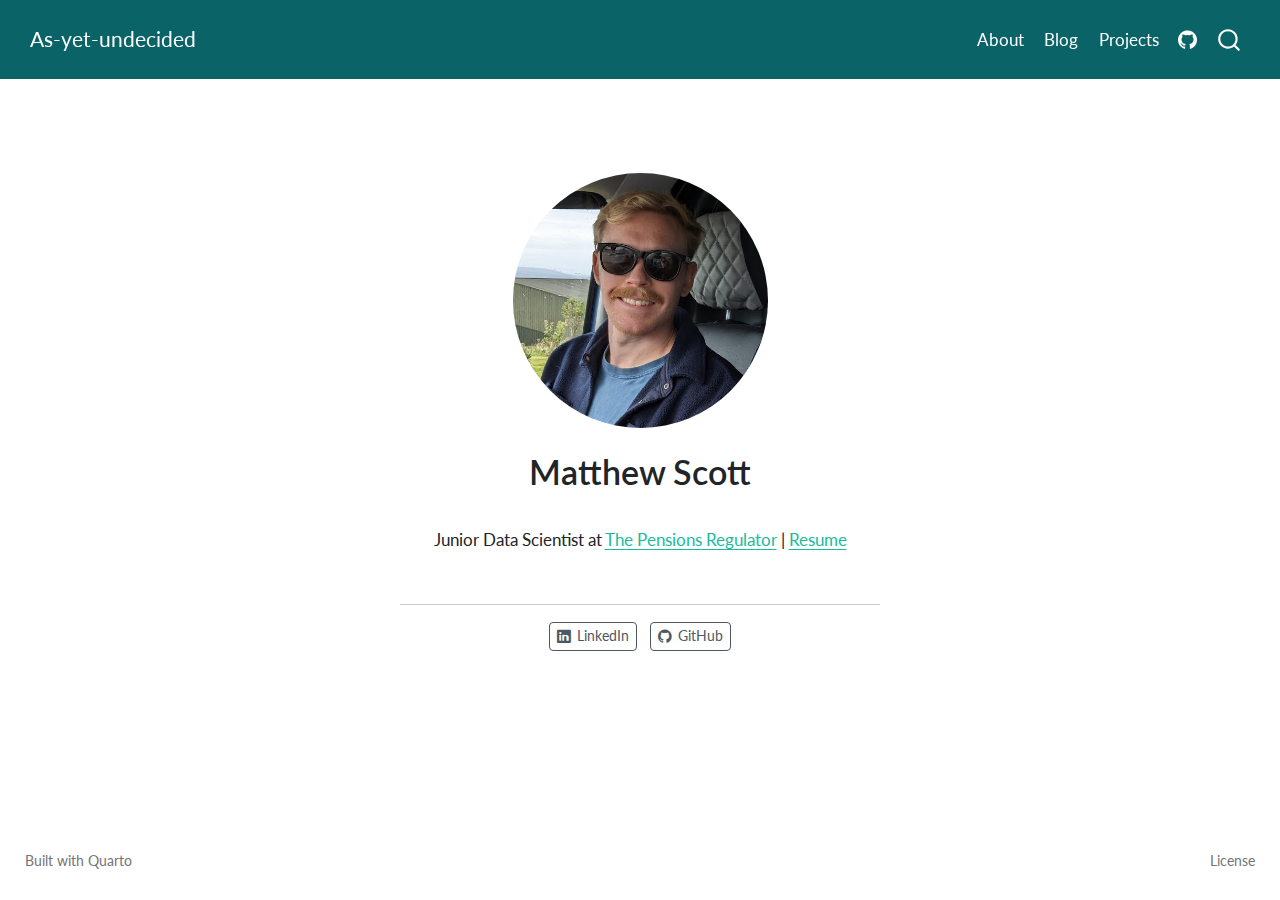
<file: docs/about.html>
<!DOCTYPE html>
<html xmlns="http://www.w3.org/1999/xhtml" lang="en" xml:lang="en"><head>

<meta charset="utf-8">
<meta name="generator" content="quarto-1.5.57">

<meta name="viewport" content="width=device-width, initial-scale=1.0, user-scalable=yes">


<title>Matthew Scott – As-yet-undecided</title>
<style>
code{white-space: pre-wrap;}
span.smallcaps{font-variant: small-caps;}
div.columns{display: flex; gap: min(4vw, 1.5em);}
div.column{flex: auto; overflow-x: auto;}
div.hanging-indent{margin-left: 1.5em; text-indent: -1.5em;}
ul.task-list{list-style: none;}
ul.task-list li input[type="checkbox"] {
  width: 0.8em;
  margin: 0 0.8em 0.2em -1em; /* quarto-specific, see https://github.com/quarto-dev/quarto-cli/issues/4556 */ 
  vertical-align: middle;
}
</style>


<script src="site_libs/quarto-nav/quarto-nav.js"></script>
<script src="site_libs/clipboard/clipboard.min.js"></script>
<script src="site_libs/quarto-search/autocomplete.umd.js"></script>
<script src="site_libs/quarto-search/fuse.min.js"></script>
<script src="site_libs/quarto-search/quarto-search.js"></script>
<meta name="quarto:offset" content="./">
<script src="site_libs/quarto-html/quarto.js"></script>
<script src="site_libs/quarto-html/popper.min.js"></script>
<script src="site_libs/quarto-html/tippy.umd.min.js"></script>
<link href="site_libs/quarto-html/tippy.css" rel="stylesheet">
<link href="site_libs/quarto-html/quarto-syntax-highlighting.css" rel="stylesheet" id="quarto-text-highlighting-styles">
<script src="site_libs/bootstrap/bootstrap.min.js"></script>
<link href="site_libs/bootstrap/bootstrap-icons.css" rel="stylesheet">
<link href="site_libs/bootstrap/bootstrap.min.css" rel="stylesheet" id="quarto-bootstrap" data-mode="light">
<script id="quarto-search-options" type="application/json">{
  "location": "navbar",
  "copy-button": false,
  "collapse-after": 3,
  "panel-placement": "end",
  "type": "overlay",
  "limit": 50,
  "keyboard-shortcut": [
    "f",
    "/",
    "s"
  ],
  "show-item-context": false,
  "language": {
    "search-no-results-text": "No results",
    "search-matching-documents-text": "matching documents",
    "search-copy-link-title": "Copy link to search",
    "search-hide-matches-text": "Hide additional matches",
    "search-more-match-text": "more match in this document",
    "search-more-matches-text": "more matches in this document",
    "search-clear-button-title": "Clear",
    "search-text-placeholder": "",
    "search-detached-cancel-button-title": "Cancel",
    "search-submit-button-title": "Submit",
    "search-label": "Search"
  }
}</script>


</head>

<body class="nav-fixed fullcontent">

<div id="quarto-search-results"></div>
  <header id="quarto-header" class="headroom fixed-top">
    <nav class="navbar navbar-expand-lg " data-bs-theme="dark">
      <div class="navbar-container container-fluid">
      <div class="navbar-brand-container mx-auto">
    <a class="navbar-brand" href="./index.html">
    <span class="navbar-title">As-yet-undecided</span>
    </a>
  </div>
            <div id="quarto-search" class="" title="Search"></div>
          <button class="navbar-toggler" type="button" data-bs-toggle="collapse" data-bs-target="#navbarCollapse" aria-controls="navbarCollapse" role="menu" aria-expanded="false" aria-label="Toggle navigation" onclick="if (window.quartoToggleHeadroom) { window.quartoToggleHeadroom(); }">
  <span class="navbar-toggler-icon"></span>
</button>
          <div class="collapse navbar-collapse" id="navbarCollapse">
            <ul class="navbar-nav navbar-nav-scroll ms-auto">
  <li class="nav-item">
    <a class="nav-link active" href="./about.html" aria-current="page"> 
<span class="menu-text">About</span></a>
  </li>  
  <li class="nav-item">
    <a class="nav-link" href="./index.html"> 
<span class="menu-text">Blog</span></a>
  </li>  
  <li class="nav-item">
    <a class="nav-link" href="./projects.html"> 
<span class="menu-text">Projects</span></a>
  </li>  
  <li class="nav-item compact">
    <a class="nav-link" href="https://github.com/mc-scott/ds-blog"> <i class="bi bi-github" role="img">
</i> 
<span class="menu-text"></span></a>
  </li>  
</ul>
          </div> <!-- /navcollapse -->
            <div class="quarto-navbar-tools">
</div>
      </div> <!-- /container-fluid -->
    </nav>
</header>
<!-- content -->
<div id="quarto-content" class="quarto-container page-columns page-rows-contents page-layout-article page-navbar">
<!-- sidebar -->
<!-- margin-sidebar -->
    
<!-- main -->
<div class="quarto-about-jolla">
  <img src="profile.jpg" class="about-image
  round " style="height: 15em; width: 15em;">
 <header id="title-block-header" class="quarto-title-block default">
<div class="quarto-title">
<h1 class="title">Matthew Scott</h1>
</div>
<div class="quarto-title-meta">
  </div>
</header><main class="content" id="quarto-document-content">
<p>Junior Data Scientist at <a href="https://www.thepensionsregulator.gov.uk/">The Pensions Regulator</a> | <a href="https://docs.google.com/document/d/14LdUnrUElDGV4oRPm1XhLopn4xDBkNzA/edit?usp=sharing&amp;ouid=101040870507726315794&amp;rtpof=true&amp;sd=true">Resume</a></p>


</main> 
  <hr class="about-sep">
   <div class="about-links">
  <a href="https://www.linkedin.com/in/matthew-scott-2434669a/" class="about-link" rel="" target="">
    <i class="bi bi-linkedin"></i>
     <span class="about-link-text">LinkedIn</span>
  </a>
  <a href="https://github.com/mc-scott" class="about-link" rel="" target="">
    <i class="bi bi-github"></i>
     <span class="about-link-text">GitHub</span>
  </a>
</div>
</div>
 <!-- /main -->
<script id="quarto-html-after-body" type="application/javascript">
window.document.addEventListener("DOMContentLoaded", function (event) {
  const toggleBodyColorMode = (bsSheetEl) => {
    const mode = bsSheetEl.getAttribute("data-mode");
    const bodyEl = window.document.querySelector("body");
    if (mode === "dark") {
      bodyEl.classList.add("quarto-dark");
      bodyEl.classList.remove("quarto-light");
    } else {
      bodyEl.classList.add("quarto-light");
      bodyEl.classList.remove("quarto-dark");
    }
  }
  const toggleBodyColorPrimary = () => {
    const bsSheetEl = window.document.querySelector("link#quarto-bootstrap");
    if (bsSheetEl) {
      toggleBodyColorMode(bsSheetEl);
    }
  }
  toggleBodyColorPrimary();  
  const isCodeAnnotation = (el) => {
    for (const clz of el.classList) {
      if (clz.startsWith('code-annotation-')) {                     
        return true;
      }
    }
    return false;
  }
  const onCopySuccess = function(e) {
    // button target
    const button = e.trigger;
    // don't keep focus
    button.blur();
    // flash "checked"
    button.classList.add('code-copy-button-checked');
    var currentTitle = button.getAttribute("title");
    button.setAttribute("title", "Copied!");
    let tooltip;
    if (window.bootstrap) {
      button.setAttribute("data-bs-toggle", "tooltip");
      button.setAttribute("data-bs-placement", "left");
      button.setAttribute("data-bs-title", "Copied!");
      tooltip = new bootstrap.Tooltip(button, 
        { trigger: "manual", 
          customClass: "code-copy-button-tooltip",
          offset: [0, -8]});
      tooltip.show();    
    }
    setTimeout(function() {
      if (tooltip) {
        tooltip.hide();
        button.removeAttribute("data-bs-title");
        button.removeAttribute("data-bs-toggle");
        button.removeAttribute("data-bs-placement");
      }
      button.setAttribute("title", currentTitle);
      button.classList.remove('code-copy-button-checked');
    }, 1000);
    // clear code selection
    e.clearSelection();
  }
  const getTextToCopy = function(trigger) {
      const codeEl = trigger.previousElementSibling.cloneNode(true);
      for (const childEl of codeEl.children) {
        if (isCodeAnnotation(childEl)) {
          childEl.remove();
        }
      }
      return codeEl.innerText;
  }
  const clipboard = new window.ClipboardJS('.code-copy-button:not([data-in-quarto-modal])', {
    text: getTextToCopy
  });
  clipboard.on('success', onCopySuccess);
  if (window.document.getElementById('quarto-embedded-source-code-modal')) {
    // For code content inside modals, clipBoardJS needs to be initialized with a container option
    // TODO: Check when it could be a function (https://github.com/zenorocha/clipboard.js/issues/860)
    const clipboardModal = new window.ClipboardJS('.code-copy-button[data-in-quarto-modal]', {
      text: getTextToCopy,
      container: window.document.getElementById('quarto-embedded-source-code-modal')
    });
    clipboardModal.on('success', onCopySuccess);
  }
    var localhostRegex = new RegExp(/^(?:http|https):\/\/localhost\:?[0-9]*\//);
    var mailtoRegex = new RegExp(/^mailto:/);
      var filterRegex = new RegExp('/' + window.location.host + '/');
    var isInternal = (href) => {
        return filterRegex.test(href) || localhostRegex.test(href) || mailtoRegex.test(href);
    }
    // Inspect non-navigation links and adorn them if external
 	var links = window.document.querySelectorAll('a[href]:not(.nav-link):not(.navbar-brand):not(.toc-action):not(.sidebar-link):not(.sidebar-item-toggle):not(.pagination-link):not(.no-external):not([aria-hidden]):not(.dropdown-item):not(.quarto-navigation-tool):not(.about-link)');
    for (var i=0; i<links.length; i++) {
      const link = links[i];
      if (!isInternal(link.href)) {
        // undo the damage that might have been done by quarto-nav.js in the case of
        // links that we want to consider external
        if (link.dataset.originalHref !== undefined) {
          link.href = link.dataset.originalHref;
        }
      }
    }
  function tippyHover(el, contentFn, onTriggerFn, onUntriggerFn) {
    const config = {
      allowHTML: true,
      maxWidth: 500,
      delay: 100,
      arrow: false,
      appendTo: function(el) {
          return el.parentElement;
      },
      interactive: true,
      interactiveBorder: 10,
      theme: 'quarto',
      placement: 'bottom-start',
    };
    if (contentFn) {
      config.content = contentFn;
    }
    if (onTriggerFn) {
      config.onTrigger = onTriggerFn;
    }
    if (onUntriggerFn) {
      config.onUntrigger = onUntriggerFn;
    }
    window.tippy(el, config); 
  }
  const noterefs = window.document.querySelectorAll('a[role="doc-noteref"]');
  for (var i=0; i<noterefs.length; i++) {
    const ref = noterefs[i];
    tippyHover(ref, function() {
      // use id or data attribute instead here
      let href = ref.getAttribute('data-footnote-href') || ref.getAttribute('href');
      try { href = new URL(href).hash; } catch {}
      const id = href.replace(/^#\/?/, "");
      const note = window.document.getElementById(id);
      if (note) {
        return note.innerHTML;
      } else {
        return "";
      }
    });
  }
  const xrefs = window.document.querySelectorAll('a.quarto-xref');
  const processXRef = (id, note) => {
    // Strip column container classes
    const stripColumnClz = (el) => {
      el.classList.remove("page-full", "page-columns");
      if (el.children) {
        for (const child of el.children) {
          stripColumnClz(child);
        }
      }
    }
    stripColumnClz(note)
    if (id === null || id.startsWith('sec-')) {
      // Special case sections, only their first couple elements
      const container = document.createElement("div");
      if (note.children && note.children.length > 2) {
        container.appendChild(note.children[0].cloneNode(true));
        for (let i = 1; i < note.children.length; i++) {
          const child = note.children[i];
          if (child.tagName === "P" && child.innerText === "") {
            continue;
          } else {
            container.appendChild(child.cloneNode(true));
            break;
          }
        }
        if (window.Quarto?.typesetMath) {
          window.Quarto.typesetMath(container);
        }
        return container.innerHTML
      } else {
        if (window.Quarto?.typesetMath) {
          window.Quarto.typesetMath(note);
        }
        return note.innerHTML;
      }
    } else {
      // Remove any anchor links if they are present
      const anchorLink = note.querySelector('a.anchorjs-link');
      if (anchorLink) {
        anchorLink.remove();
      }
      if (window.Quarto?.typesetMath) {
        window.Quarto.typesetMath(note);
      }
      // TODO in 1.5, we should make sure this works without a callout special case
      if (note.classList.contains("callout")) {
        return note.outerHTML;
      } else {
        return note.innerHTML;
      }
    }
  }
  for (var i=0; i<xrefs.length; i++) {
    const xref = xrefs[i];
    tippyHover(xref, undefined, function(instance) {
      instance.disable();
      let url = xref.getAttribute('href');
      let hash = undefined; 
      if (url.startsWith('#')) {
        hash = url;
      } else {
        try { hash = new URL(url).hash; } catch {}
      }
      if (hash) {
        const id = hash.replace(/^#\/?/, "");
        const note = window.document.getElementById(id);
        if (note !== null) {
          try {
            const html = processXRef(id, note.cloneNode(true));
            instance.setContent(html);
          } finally {
            instance.enable();
            instance.show();
          }
        } else {
          // See if we can fetch this
          fetch(url.split('#')[0])
          .then(res => res.text())
          .then(html => {
            const parser = new DOMParser();
            const htmlDoc = parser.parseFromString(html, "text/html");
            const note = htmlDoc.getElementById(id);
            if (note !== null) {
              const html = processXRef(id, note);
              instance.setContent(html);
            } 
          }).finally(() => {
            instance.enable();
            instance.show();
          });
        }
      } else {
        // See if we can fetch a full url (with no hash to target)
        // This is a special case and we should probably do some content thinning / targeting
        fetch(url)
        .then(res => res.text())
        .then(html => {
          const parser = new DOMParser();
          const htmlDoc = parser.parseFromString(html, "text/html");
          const note = htmlDoc.querySelector('main.content');
          if (note !== null) {
            // This should only happen for chapter cross references
            // (since there is no id in the URL)
            // remove the first header
            if (note.children.length > 0 && note.children[0].tagName === "HEADER") {
              note.children[0].remove();
            }
            const html = processXRef(null, note);
            instance.setContent(html);
          } 
        }).finally(() => {
          instance.enable();
          instance.show();
        });
      }
    }, function(instance) {
    });
  }
      let selectedAnnoteEl;
      const selectorForAnnotation = ( cell, annotation) => {
        let cellAttr = 'data-code-cell="' + cell + '"';
        let lineAttr = 'data-code-annotation="' +  annotation + '"';
        const selector = 'span[' + cellAttr + '][' + lineAttr + ']';
        return selector;
      }
      const selectCodeLines = (annoteEl) => {
        const doc = window.document;
        const targetCell = annoteEl.getAttribute("data-target-cell");
        const targetAnnotation = annoteEl.getAttribute("data-target-annotation");
        const annoteSpan = window.document.querySelector(selectorForAnnotation(targetCell, targetAnnotation));
        const lines = annoteSpan.getAttribute("data-code-lines").split(",");
        const lineIds = lines.map((line) => {
          return targetCell + "-" + line;
        })
        let top = null;
        let height = null;
        let parent = null;
        if (lineIds.length > 0) {
            //compute the position of the single el (top and bottom and make a div)
            const el = window.document.getElementById(lineIds[0]);
            top = el.offsetTop;
            height = el.offsetHeight;
            parent = el.parentElement.parentElement;
          if (lineIds.length > 1) {
            const lastEl = window.document.getElementById(lineIds[lineIds.length - 1]);
            const bottom = lastEl.offsetTop + lastEl.offsetHeight;
            height = bottom - top;
          }
          if (top !== null && height !== null && parent !== null) {
            // cook up a div (if necessary) and position it 
            let div = window.document.getElementById("code-annotation-line-highlight");
            if (div === null) {
              div = window.document.createElement("div");
              div.setAttribute("id", "code-annotation-line-highlight");
              div.style.position = 'absolute';
              parent.appendChild(div);
            }
            div.style.top = top - 2 + "px";
            div.style.height = height + 4 + "px";
            div.style.left = 0;
            let gutterDiv = window.document.getElementById("code-annotation-line-highlight-gutter");
            if (gutterDiv === null) {
              gutterDiv = window.document.createElement("div");
              gutterDiv.setAttribute("id", "code-annotation-line-highlight-gutter");
              gutterDiv.style.position = 'absolute';
              const codeCell = window.document.getElementById(targetCell);
              const gutter = codeCell.querySelector('.code-annotation-gutter');
              gutter.appendChild(gutterDiv);
            }
            gutterDiv.style.top = top - 2 + "px";
            gutterDiv.style.height = height + 4 + "px";
          }
          selectedAnnoteEl = annoteEl;
        }
      };
      const unselectCodeLines = () => {
        const elementsIds = ["code-annotation-line-highlight", "code-annotation-line-highlight-gutter"];
        elementsIds.forEach((elId) => {
          const div = window.document.getElementById(elId);
          if (div) {
            div.remove();
          }
        });
        selectedAnnoteEl = undefined;
      };
        // Handle positioning of the toggle
    window.addEventListener(
      "resize",
      throttle(() => {
        elRect = undefined;
        if (selectedAnnoteEl) {
          selectCodeLines(selectedAnnoteEl);
        }
      }, 10)
    );
    function throttle(fn, ms) {
    let throttle = false;
    let timer;
      return (...args) => {
        if(!throttle) { // first call gets through
            fn.apply(this, args);
            throttle = true;
        } else { // all the others get throttled
            if(timer) clearTimeout(timer); // cancel #2
            timer = setTimeout(() => {
              fn.apply(this, args);
              timer = throttle = false;
            }, ms);
        }
      };
    }
      // Attach click handler to the DT
      const annoteDls = window.document.querySelectorAll('dt[data-target-cell]');
      for (const annoteDlNode of annoteDls) {
        annoteDlNode.addEventListener('click', (event) => {
          const clickedEl = event.target;
          if (clickedEl !== selectedAnnoteEl) {
            unselectCodeLines();
            const activeEl = window.document.querySelector('dt[data-target-cell].code-annotation-active');
            if (activeEl) {
              activeEl.classList.remove('code-annotation-active');
            }
            selectCodeLines(clickedEl);
            clickedEl.classList.add('code-annotation-active');
          } else {
            // Unselect the line
            unselectCodeLines();
            clickedEl.classList.remove('code-annotation-active');
          }
        });
      }
  const findCites = (el) => {
    const parentEl = el.parentElement;
    if (parentEl) {
      const cites = parentEl.dataset.cites;
      if (cites) {
        return {
          el,
          cites: cites.split(' ')
        };
      } else {
        return findCites(el.parentElement)
      }
    } else {
      return undefined;
    }
  };
  var bibliorefs = window.document.querySelectorAll('a[role="doc-biblioref"]');
  for (var i=0; i<bibliorefs.length; i++) {
    const ref = bibliorefs[i];
    const citeInfo = findCites(ref);
    if (citeInfo) {
      tippyHover(citeInfo.el, function() {
        var popup = window.document.createElement('div');
        citeInfo.cites.forEach(function(cite) {
          var citeDiv = window.document.createElement('div');
          citeDiv.classList.add('hanging-indent');
          citeDiv.classList.add('csl-entry');
          var biblioDiv = window.document.getElementById('ref-' + cite);
          if (biblioDiv) {
            citeDiv.innerHTML = biblioDiv.innerHTML;
          }
          popup.appendChild(citeDiv);
        });
        return popup.innerHTML;
      });
    }
  }
});
</script>
</div> <!-- /content -->
<footer class="footer">
  <div class="nav-footer">
    <div class="nav-footer-left">
      <ul class="footer-items list-unstyled">
    <li class="nav-item">
    <a class="nav-link" href="https://www.quarto.org">
<p>Built with Quarto</p>
</a>
  </li>  
</ul>
    </div>   
    <div class="nav-footer-center">
      &nbsp;
    </div>
    <div class="nav-footer-right">
      <ul class="footer-items list-unstyled">
    <li class="nav-item">
    <a class="nav-link" href="./license.html">
<p>License</p>
</a>
  </li>  
</ul>
    </div>
  </div>
</footer>




</body></html>
</file>
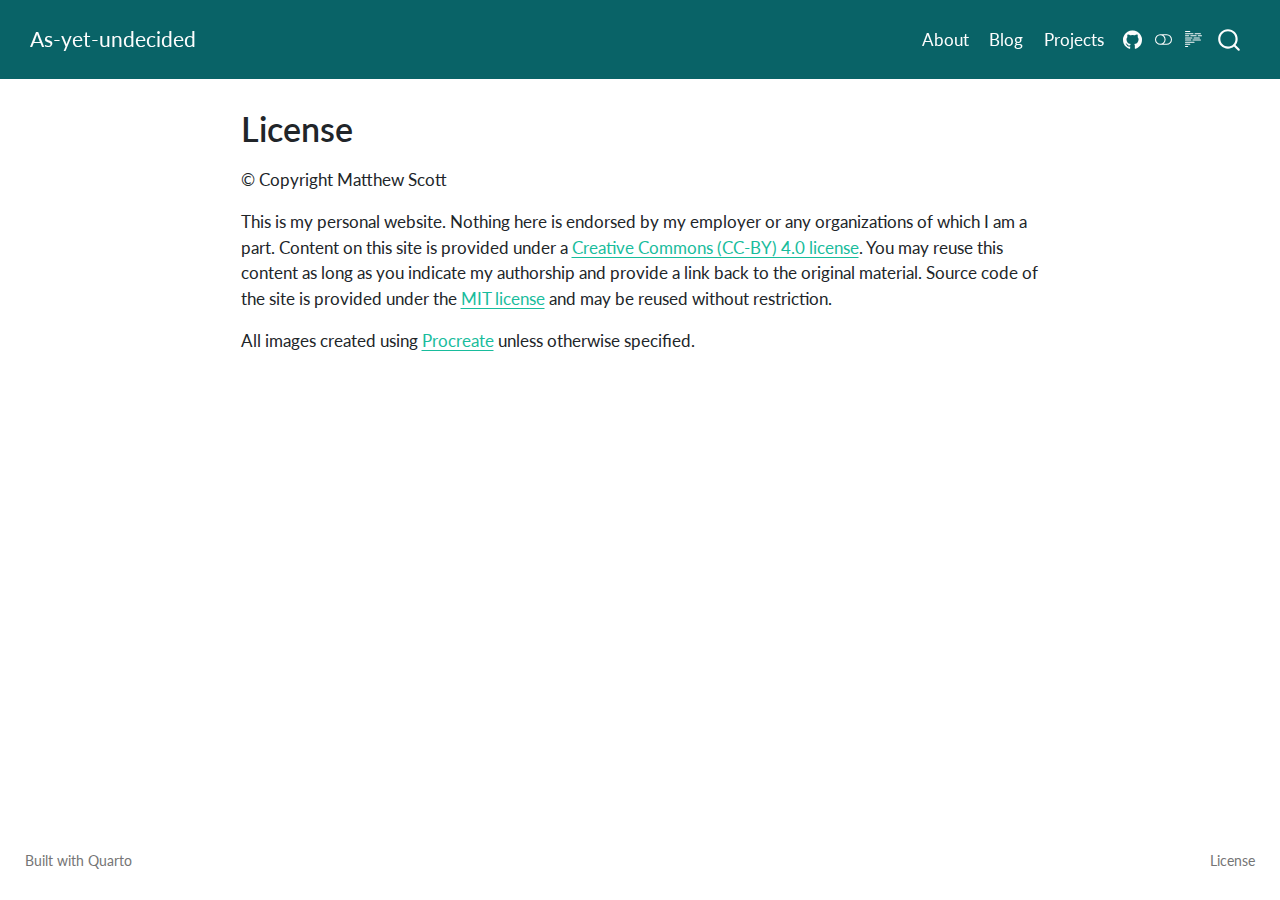
<file: docs/license.html>
<!DOCTYPE html>
<html xmlns="http://www.w3.org/1999/xhtml" lang="en" xml:lang="en"><head>

<meta charset="utf-8">
<meta name="generator" content="quarto-1.7.32">

<meta name="viewport" content="width=device-width, initial-scale=1.0, user-scalable=yes">


<title>License – As-yet-undecided</title>
<style>
code{white-space: pre-wrap;}
span.smallcaps{font-variant: small-caps;}
div.columns{display: flex; gap: min(4vw, 1.5em);}
div.column{flex: auto; overflow-x: auto;}
div.hanging-indent{margin-left: 1.5em; text-indent: -1.5em;}
ul.task-list{list-style: none;}
ul.task-list li input[type="checkbox"] {
  width: 0.8em;
  margin: 0 0.8em 0.2em -1em; /* quarto-specific, see https://github.com/quarto-dev/quarto-cli/issues/4556 */ 
  vertical-align: middle;
}
</style>


<script src="site_libs/quarto-nav/quarto-nav.js"></script>
<script src="site_libs/clipboard/clipboard.min.js"></script>
<script src="site_libs/quarto-search/autocomplete.umd.js"></script>
<script src="site_libs/quarto-search/fuse.min.js"></script>
<script src="site_libs/quarto-search/quarto-search.js"></script>
<meta name="quarto:offset" content="./">
<script src="site_libs/quarto-html/quarto.js" type="module"></script>
<script src="site_libs/quarto-html/tabsets/tabsets.js" type="module"></script>
<script src="site_libs/quarto-html/popper.min.js"></script>
<script src="site_libs/quarto-html/tippy.umd.min.js"></script>
<script src="site_libs/quarto-html/anchor.min.js"></script>
<link href="site_libs/quarto-html/tippy.css" rel="stylesheet">
<link href="site_libs/quarto-html/quarto-syntax-highlighting-c1f63da3e08f13bc72dc17e92cfd001d.css" rel="stylesheet" class="quarto-color-scheme" id="quarto-text-highlighting-styles">
<link href="site_libs/quarto-html/quarto-syntax-highlighting-dark-e25bb2ec88b96ab004d13ad1d1924df4.css" rel="stylesheet" class="quarto-color-scheme quarto-color-alternate" id="quarto-text-highlighting-styles">
<link href="site_libs/quarto-html/quarto-syntax-highlighting-c1f63da3e08f13bc72dc17e92cfd001d.css" rel="stylesheet" class="quarto-color-scheme-extra" id="quarto-text-highlighting-styles">
<script src="site_libs/bootstrap/bootstrap.min.js"></script>
<link href="site_libs/bootstrap/bootstrap-icons.css" rel="stylesheet">
<link href="site_libs/bootstrap/bootstrap-5b5e5878d28bc7ac4e84ff2286dcfd68.min.css" rel="stylesheet" append-hash="true" class="quarto-color-scheme" id="quarto-bootstrap" data-mode="light">
<link href="site_libs/bootstrap/bootstrap-dark-313944764f1c9db614030758a36bca48.min.css" rel="stylesheet" append-hash="true" class="quarto-color-scheme quarto-color-alternate" id="quarto-bootstrap" data-mode="dark">
<link href="site_libs/bootstrap/bootstrap-5b5e5878d28bc7ac4e84ff2286dcfd68.min.css" rel="stylesheet" append-hash="true" class="quarto-color-scheme-extra" id="quarto-bootstrap" data-mode="light">
<script id="quarto-search-options" type="application/json">{
  "location": "navbar",
  "copy-button": false,
  "collapse-after": 3,
  "panel-placement": "end",
  "type": "overlay",
  "limit": 50,
  "keyboard-shortcut": [
    "f",
    "/",
    "s"
  ],
  "show-item-context": false,
  "language": {
    "search-no-results-text": "No results",
    "search-matching-documents-text": "matching documents",
    "search-copy-link-title": "Copy link to search",
    "search-hide-matches-text": "Hide additional matches",
    "search-more-match-text": "more match in this document",
    "search-more-matches-text": "more matches in this document",
    "search-clear-button-title": "Clear",
    "search-text-placeholder": "",
    "search-detached-cancel-button-title": "Cancel",
    "search-submit-button-title": "Submit",
    "search-label": "Search"
  }
}</script>


</head>

<body class="nav-fixed fullcontent quarto-light"><script id="quarto-html-before-body" type="application/javascript">
    const toggleBodyColorMode = (bsSheetEl) => {
      const mode = bsSheetEl.getAttribute("data-mode");
      const bodyEl = window.document.querySelector("body");
      if (mode === "dark") {
        bodyEl.classList.add("quarto-dark");
        bodyEl.classList.remove("quarto-light");
      } else {
        bodyEl.classList.add("quarto-light");
        bodyEl.classList.remove("quarto-dark");
      }
    }
    const toggleBodyColorPrimary = () => {
      const bsSheetEl = window.document.querySelector("link#quarto-bootstrap:not([rel=disabled-stylesheet])");
      if (bsSheetEl) {
        toggleBodyColorMode(bsSheetEl);
      }
    }
    const setColorSchemeToggle = (alternate) => {
      const toggles = window.document.querySelectorAll('.quarto-color-scheme-toggle');
      for (let i=0; i < toggles.length; i++) {
        const toggle = toggles[i];
        if (toggle) {
          if (alternate) {
            toggle.classList.add("alternate");
          } else {
            toggle.classList.remove("alternate");
          }
        }
      }
    };
    const toggleColorMode = (alternate) => {
      // Switch the stylesheets
      const primaryStylesheets = window.document.querySelectorAll('link.quarto-color-scheme:not(.quarto-color-alternate)');
      const alternateStylesheets = window.document.querySelectorAll('link.quarto-color-scheme.quarto-color-alternate');
      manageTransitions('#quarto-margin-sidebar .nav-link', false);
      if (alternate) {
        // note: dark is layered on light, we don't disable primary!
        enableStylesheet(alternateStylesheets);
        for (const sheetNode of alternateStylesheets) {
          if (sheetNode.id === "quarto-bootstrap") {
            toggleBodyColorMode(sheetNode);
          }
        }
      } else {
        disableStylesheet(alternateStylesheets);
        enableStylesheet(primaryStylesheets)
        toggleBodyColorPrimary();
      }
      manageTransitions('#quarto-margin-sidebar .nav-link', true);
      // Switch the toggles
      setColorSchemeToggle(alternate)
      // Hack to workaround the fact that safari doesn't
      // properly recolor the scrollbar when toggling (#1455)
      if (navigator.userAgent.indexOf('Safari') > 0 && navigator.userAgent.indexOf('Chrome') == -1) {
        manageTransitions("body", false);
        window.scrollTo(0, 1);
        setTimeout(() => {
          window.scrollTo(0, 0);
          manageTransitions("body", true);
        }, 40);
      }
    }
    const disableStylesheet = (stylesheets) => {
      for (let i=0; i < stylesheets.length; i++) {
        const stylesheet = stylesheets[i];
        stylesheet.rel = 'disabled-stylesheet';
      }
    }
    const enableStylesheet = (stylesheets) => {
      for (let i=0; i < stylesheets.length; i++) {
        const stylesheet = stylesheets[i];
        if(stylesheet.rel !== 'stylesheet') { // for Chrome, which will still FOUC without this check
          stylesheet.rel = 'stylesheet';
        }
      }
    }
    const manageTransitions = (selector, allowTransitions) => {
      const els = window.document.querySelectorAll(selector);
      for (let i=0; i < els.length; i++) {
        const el = els[i];
        if (allowTransitions) {
          el.classList.remove('notransition');
        } else {
          el.classList.add('notransition');
        }
      }
    }
    const isFileUrl = () => {
      return window.location.protocol === 'file:';
    }
    const hasAlternateSentinel = () => {
      let styleSentinel = getColorSchemeSentinel();
      if (styleSentinel !== null) {
        return styleSentinel === "alternate";
      } else {
        return false;
      }
    }
    const setStyleSentinel = (alternate) => {
      const value = alternate ? "alternate" : "default";
      if (!isFileUrl()) {
        window.localStorage.setItem("quarto-color-scheme", value);
      } else {
        localAlternateSentinel = value;
      }
    }
    const getColorSchemeSentinel = () => {
      if (!isFileUrl()) {
        const storageValue = window.localStorage.getItem("quarto-color-scheme");
        return storageValue != null ? storageValue : localAlternateSentinel;
      } else {
        return localAlternateSentinel;
      }
    }
    const toggleGiscusIfUsed = (isAlternate, darkModeDefault) => {
      const baseTheme = document.querySelector('#giscus-base-theme')?.value ?? 'light';
      const alternateTheme = document.querySelector('#giscus-alt-theme')?.value ?? 'dark';
      let newTheme = '';
      if(authorPrefersDark) {
        newTheme = isAlternate ? baseTheme : alternateTheme;
      } else {
        newTheme = isAlternate ? alternateTheme : baseTheme;
      }
      const changeGiscusTheme = () => {
        // From: https://github.com/giscus/giscus/issues/336
        const sendMessage = (message) => {
          const iframe = document.querySelector('iframe.giscus-frame');
          if (!iframe) return;
          iframe.contentWindow.postMessage({ giscus: message }, 'https://giscus.app');
        }
        sendMessage({
          setConfig: {
            theme: newTheme
          }
        });
      }
      const isGiscussLoaded = window.document.querySelector('iframe.giscus-frame') !== null;
      if (isGiscussLoaded) {
        changeGiscusTheme();
      }
    };
    const authorPrefersDark = false;
    const darkModeDefault = authorPrefersDark;
      document.querySelector('link#quarto-text-highlighting-styles.quarto-color-scheme-extra').rel = 'disabled-stylesheet';
      document.querySelector('link#quarto-bootstrap.quarto-color-scheme-extra').rel = 'disabled-stylesheet';
    let localAlternateSentinel = darkModeDefault ? 'alternate' : 'default';
    // Dark / light mode switch
    window.quartoToggleColorScheme = () => {
      // Read the current dark / light value
      let toAlternate = !hasAlternateSentinel();
      toggleColorMode(toAlternate);
      setStyleSentinel(toAlternate);
      toggleGiscusIfUsed(toAlternate, darkModeDefault);
      window.dispatchEvent(new Event('resize'));
    };
    // Switch to dark mode if need be
    if (hasAlternateSentinel()) {
      toggleColorMode(true);
    } else {
      toggleColorMode(false);
    }
  </script>

<div id="quarto-search-results"></div>
  <header id="quarto-header" class="headroom fixed-top">
    <nav class="navbar navbar-expand-lg " data-bs-theme="dark">
      <div class="navbar-container container-fluid">
      <div class="navbar-brand-container mx-auto">
    <a class="navbar-brand" href="./index.html">
    <span class="navbar-title">As-yet-undecided</span>
    </a>
  </div>
            <div id="quarto-search" class="" title="Search"></div>
          <button class="navbar-toggler" type="button" data-bs-toggle="collapse" data-bs-target="#navbarCollapse" aria-controls="navbarCollapse" role="menu" aria-expanded="false" aria-label="Toggle navigation" onclick="if (window.quartoToggleHeadroom) { window.quartoToggleHeadroom(); }">
  <span class="navbar-toggler-icon"></span>
</button>
          <div class="collapse navbar-collapse" id="navbarCollapse">
            <ul class="navbar-nav navbar-nav-scroll ms-auto">
  <li class="nav-item">
    <a class="nav-link" href="./about.html"> 
<span class="menu-text">About</span></a>
  </li>  
  <li class="nav-item">
    <a class="nav-link" href="./index.html"> 
<span class="menu-text">Blog</span></a>
  </li>  
  <li class="nav-item">
    <a class="nav-link" href="./projects.html"> 
<span class="menu-text">Projects</span></a>
  </li>  
  <li class="nav-item compact">
    <a class="nav-link" href="https://github.com/mc-scott/ds-blog"> <i class="bi bi-github" role="img">
</i> 
<span class="menu-text"></span></a>
  </li>  
</ul>
          </div> <!-- /navcollapse -->
            <div class="quarto-navbar-tools">
  <a href="" class="quarto-color-scheme-toggle quarto-navigation-tool  px-1" onclick="window.quartoToggleColorScheme(); return false;" title="Toggle dark mode"><i class="bi"></i></a>
  <a href="" class="quarto-reader-toggle quarto-navigation-tool px-1" onclick="window.quartoToggleReader(); return false;" title="Toggle reader mode">
  <div class="quarto-reader-toggle-btn">
  <i class="bi"></i>
  </div>
</a>
</div>
      </div> <!-- /container-fluid -->
    </nav>
</header>
<!-- content -->
<div id="quarto-content" class="quarto-container page-columns page-rows-contents page-layout-article page-navbar">
<!-- sidebar -->
<!-- margin-sidebar -->
    
<!-- main -->
<main class="content" id="quarto-document-content">


<header id="title-block-header" class="quarto-title-block default">
<div class="quarto-title">
<h1 class="title">License</h1>
</div>



<div class="quarto-title-meta">

    
  
    
  </div>
  


</header>


<p>© Copyright Matthew Scott</p>
<p>This is my personal website. Nothing here is endorsed by my employer or any organizations of which I am a part. Content on this site is provided under a <a href="https://creativecommons.org/licenses/by/4.0/legalcode">Creative Commons (CC-BY) 4.0 license</a>. You may reuse this content as long as you indicate my authorship and provide a link back to the original material. Source code of the site is provided under the <a href="https://opensource.org/licenses/MIT">MIT license</a> and may be reused without restriction.</p>
<p>All images created using <a href="https://procreate.com/">Procreate</a> unless otherwise specified.</p>



</main> <!-- /main -->
<script id="quarto-html-after-body" type="application/javascript">
  window.document.addEventListener("DOMContentLoaded", function (event) {
    // Ensure there is a toggle, if there isn't float one in the top right
    if (window.document.querySelector('.quarto-color-scheme-toggle') === null) {
      const a = window.document.createElement('a');
      a.classList.add('top-right');
      a.classList.add('quarto-color-scheme-toggle');
      a.href = "";
      a.onclick = function() { try { window.quartoToggleColorScheme(); } catch {} return false; };
      const i = window.document.createElement("i");
      i.classList.add('bi');
      a.appendChild(i);
      window.document.body.appendChild(a);
    }
    setColorSchemeToggle(hasAlternateSentinel())
    const icon = "";
    const anchorJS = new window.AnchorJS();
    anchorJS.options = {
      placement: 'right',
      icon: icon
    };
    anchorJS.add('.anchored');
    const isCodeAnnotation = (el) => {
      for (const clz of el.classList) {
        if (clz.startsWith('code-annotation-')) {                     
          return true;
        }
      }
      return false;
    }
    const onCopySuccess = function(e) {
      // button target
      const button = e.trigger;
      // don't keep focus
      button.blur();
      // flash "checked"
      button.classList.add('code-copy-button-checked');
      var currentTitle = button.getAttribute("title");
      button.setAttribute("title", "Copied!");
      let tooltip;
      if (window.bootstrap) {
        button.setAttribute("data-bs-toggle", "tooltip");
        button.setAttribute("data-bs-placement", "left");
        button.setAttribute("data-bs-title", "Copied!");
        tooltip = new bootstrap.Tooltip(button, 
          { trigger: "manual", 
            customClass: "code-copy-button-tooltip",
            offset: [0, -8]});
        tooltip.show();    
      }
      setTimeout(function() {
        if (tooltip) {
          tooltip.hide();
          button.removeAttribute("data-bs-title");
          button.removeAttribute("data-bs-toggle");
          button.removeAttribute("data-bs-placement");
        }
        button.setAttribute("title", currentTitle);
        button.classList.remove('code-copy-button-checked');
      }, 1000);
      // clear code selection
      e.clearSelection();
    }
    const getTextToCopy = function(trigger) {
        const codeEl = trigger.previousElementSibling.cloneNode(true);
        for (const childEl of codeEl.children) {
          if (isCodeAnnotation(childEl)) {
            childEl.remove();
          }
        }
        return codeEl.innerText;
    }
    const clipboard = new window.ClipboardJS('.code-copy-button:not([data-in-quarto-modal])', {
      text: getTextToCopy
    });
    clipboard.on('success', onCopySuccess);
    if (window.document.getElementById('quarto-embedded-source-code-modal')) {
      const clipboardModal = new window.ClipboardJS('.code-copy-button[data-in-quarto-modal]', {
        text: getTextToCopy,
        container: window.document.getElementById('quarto-embedded-source-code-modal')
      });
      clipboardModal.on('success', onCopySuccess);
    }
      var localhostRegex = new RegExp(/^(?:http|https):\/\/localhost\:?[0-9]*\//);
      var mailtoRegex = new RegExp(/^mailto:/);
        var filterRegex = new RegExp('/' + window.location.host + '/');
      var isInternal = (href) => {
          return filterRegex.test(href) || localhostRegex.test(href) || mailtoRegex.test(href);
      }
      // Inspect non-navigation links and adorn them if external
     var links = window.document.querySelectorAll('a[href]:not(.nav-link):not(.navbar-brand):not(.toc-action):not(.sidebar-link):not(.sidebar-item-toggle):not(.pagination-link):not(.no-external):not([aria-hidden]):not(.dropdown-item):not(.quarto-navigation-tool):not(.about-link)');
      for (var i=0; i<links.length; i++) {
        const link = links[i];
        if (!isInternal(link.href)) {
          // undo the damage that might have been done by quarto-nav.js in the case of
          // links that we want to consider external
          if (link.dataset.originalHref !== undefined) {
            link.href = link.dataset.originalHref;
          }
        }
      }
    function tippyHover(el, contentFn, onTriggerFn, onUntriggerFn) {
      const config = {
        allowHTML: true,
        maxWidth: 500,
        delay: 100,
        arrow: false,
        appendTo: function(el) {
            return el.parentElement;
        },
        interactive: true,
        interactiveBorder: 10,
        theme: 'quarto',
        placement: 'bottom-start',
      };
      if (contentFn) {
        config.content = contentFn;
      }
      if (onTriggerFn) {
        config.onTrigger = onTriggerFn;
      }
      if (onUntriggerFn) {
        config.onUntrigger = onUntriggerFn;
      }
      window.tippy(el, config); 
    }
    const noterefs = window.document.querySelectorAll('a[role="doc-noteref"]');
    for (var i=0; i<noterefs.length; i++) {
      const ref = noterefs[i];
      tippyHover(ref, function() {
        // use id or data attribute instead here
        let href = ref.getAttribute('data-footnote-href') || ref.getAttribute('href');
        try { href = new URL(href).hash; } catch {}
        const id = href.replace(/^#\/?/, "");
        const note = window.document.getElementById(id);
        if (note) {
          return note.innerHTML;
        } else {
          return "";
        }
      });
    }
    const xrefs = window.document.querySelectorAll('a.quarto-xref');
    const processXRef = (id, note) => {
      // Strip column container classes
      const stripColumnClz = (el) => {
        el.classList.remove("page-full", "page-columns");
        if (el.children) {
          for (const child of el.children) {
            stripColumnClz(child);
          }
        }
      }
      stripColumnClz(note)
      if (id === null || id.startsWith('sec-')) {
        // Special case sections, only their first couple elements
        const container = document.createElement("div");
        if (note.children && note.children.length > 2) {
          container.appendChild(note.children[0].cloneNode(true));
          for (let i = 1; i < note.children.length; i++) {
            const child = note.children[i];
            if (child.tagName === "P" && child.innerText === "") {
              continue;
            } else {
              container.appendChild(child.cloneNode(true));
              break;
            }
          }
          if (window.Quarto?.typesetMath) {
            window.Quarto.typesetMath(container);
          }
          return container.innerHTML
        } else {
          if (window.Quarto?.typesetMath) {
            window.Quarto.typesetMath(note);
          }
          return note.innerHTML;
        }
      } else {
        // Remove any anchor links if they are present
        const anchorLink = note.querySelector('a.anchorjs-link');
        if (anchorLink) {
          anchorLink.remove();
        }
        if (window.Quarto?.typesetMath) {
          window.Quarto.typesetMath(note);
        }
        if (note.classList.contains("callout")) {
          return note.outerHTML;
        } else {
          return note.innerHTML;
        }
      }
    }
    for (var i=0; i<xrefs.length; i++) {
      const xref = xrefs[i];
      tippyHover(xref, undefined, function(instance) {
        instance.disable();
        let url = xref.getAttribute('href');
        let hash = undefined; 
        if (url.startsWith('#')) {
          hash = url;
        } else {
          try { hash = new URL(url).hash; } catch {}
        }
        if (hash) {
          const id = hash.replace(/^#\/?/, "");
          const note = window.document.getElementById(id);
          if (note !== null) {
            try {
              const html = processXRef(id, note.cloneNode(true));
              instance.setContent(html);
            } finally {
              instance.enable();
              instance.show();
            }
          } else {
            // See if we can fetch this
            fetch(url.split('#')[0])
            .then(res => res.text())
            .then(html => {
              const parser = new DOMParser();
              const htmlDoc = parser.parseFromString(html, "text/html");
              const note = htmlDoc.getElementById(id);
              if (note !== null) {
                const html = processXRef(id, note);
                instance.setContent(html);
              } 
            }).finally(() => {
              instance.enable();
              instance.show();
            });
          }
        } else {
          // See if we can fetch a full url (with no hash to target)
          // This is a special case and we should probably do some content thinning / targeting
          fetch(url)
          .then(res => res.text())
          .then(html => {
            const parser = new DOMParser();
            const htmlDoc = parser.parseFromString(html, "text/html");
            const note = htmlDoc.querySelector('main.content');
            if (note !== null) {
              // This should only happen for chapter cross references
              // (since there is no id in the URL)
              // remove the first header
              if (note.children.length > 0 && note.children[0].tagName === "HEADER") {
                note.children[0].remove();
              }
              const html = processXRef(null, note);
              instance.setContent(html);
            } 
          }).finally(() => {
            instance.enable();
            instance.show();
          });
        }
      }, function(instance) {
      });
    }
        let selectedAnnoteEl;
        const selectorForAnnotation = ( cell, annotation) => {
          let cellAttr = 'data-code-cell="' + cell + '"';
          let lineAttr = 'data-code-annotation="' +  annotation + '"';
          const selector = 'span[' + cellAttr + '][' + lineAttr + ']';
          return selector;
        }
        const selectCodeLines = (annoteEl) => {
          const doc = window.document;
          const targetCell = annoteEl.getAttribute("data-target-cell");
          const targetAnnotation = annoteEl.getAttribute("data-target-annotation");
          const annoteSpan = window.document.querySelector(selectorForAnnotation(targetCell, targetAnnotation));
          const lines = annoteSpan.getAttribute("data-code-lines").split(",");
          const lineIds = lines.map((line) => {
            return targetCell + "-" + line;
          })
          let top = null;
          let height = null;
          let parent = null;
          if (lineIds.length > 0) {
              //compute the position of the single el (top and bottom and make a div)
              const el = window.document.getElementById(lineIds[0]);
              top = el.offsetTop;
              height = el.offsetHeight;
              parent = el.parentElement.parentElement;
            if (lineIds.length > 1) {
              const lastEl = window.document.getElementById(lineIds[lineIds.length - 1]);
              const bottom = lastEl.offsetTop + lastEl.offsetHeight;
              height = bottom - top;
            }
            if (top !== null && height !== null && parent !== null) {
              // cook up a div (if necessary) and position it 
              let div = window.document.getElementById("code-annotation-line-highlight");
              if (div === null) {
                div = window.document.createElement("div");
                div.setAttribute("id", "code-annotation-line-highlight");
                div.style.position = 'absolute';
                parent.appendChild(div);
              }
              div.style.top = top - 2 + "px";
              div.style.height = height + 4 + "px";
              div.style.left = 0;
              let gutterDiv = window.document.getElementById("code-annotation-line-highlight-gutter");
              if (gutterDiv === null) {
                gutterDiv = window.document.createElement("div");
                gutterDiv.setAttribute("id", "code-annotation-line-highlight-gutter");
                gutterDiv.style.position = 'absolute';
                const codeCell = window.document.getElementById(targetCell);
                const gutter = codeCell.querySelector('.code-annotation-gutter');
                gutter.appendChild(gutterDiv);
              }
              gutterDiv.style.top = top - 2 + "px";
              gutterDiv.style.height = height + 4 + "px";
            }
            selectedAnnoteEl = annoteEl;
          }
        };
        const unselectCodeLines = () => {
          const elementsIds = ["code-annotation-line-highlight", "code-annotation-line-highlight-gutter"];
          elementsIds.forEach((elId) => {
            const div = window.document.getElementById(elId);
            if (div) {
              div.remove();
            }
          });
          selectedAnnoteEl = undefined;
        };
          // Handle positioning of the toggle
      window.addEventListener(
        "resize",
        throttle(() => {
          elRect = undefined;
          if (selectedAnnoteEl) {
            selectCodeLines(selectedAnnoteEl);
          }
        }, 10)
      );
      function throttle(fn, ms) {
      let throttle = false;
      let timer;
        return (...args) => {
          if(!throttle) { // first call gets through
              fn.apply(this, args);
              throttle = true;
          } else { // all the others get throttled
              if(timer) clearTimeout(timer); // cancel #2
              timer = setTimeout(() => {
                fn.apply(this, args);
                timer = throttle = false;
              }, ms);
          }
        };
      }
        // Attach click handler to the DT
        const annoteDls = window.document.querySelectorAll('dt[data-target-cell]');
        for (const annoteDlNode of annoteDls) {
          annoteDlNode.addEventListener('click', (event) => {
            const clickedEl = event.target;
            if (clickedEl !== selectedAnnoteEl) {
              unselectCodeLines();
              const activeEl = window.document.querySelector('dt[data-target-cell].code-annotation-active');
              if (activeEl) {
                activeEl.classList.remove('code-annotation-active');
              }
              selectCodeLines(clickedEl);
              clickedEl.classList.add('code-annotation-active');
            } else {
              // Unselect the line
              unselectCodeLines();
              clickedEl.classList.remove('code-annotation-active');
            }
          });
        }
    const findCites = (el) => {
      const parentEl = el.parentElement;
      if (parentEl) {
        const cites = parentEl.dataset.cites;
        if (cites) {
          return {
            el,
            cites: cites.split(' ')
          };
        } else {
          return findCites(el.parentElement)
        }
      } else {
        return undefined;
      }
    };
    var bibliorefs = window.document.querySelectorAll('a[role="doc-biblioref"]');
    for (var i=0; i<bibliorefs.length; i++) {
      const ref = bibliorefs[i];
      const citeInfo = findCites(ref);
      if (citeInfo) {
        tippyHover(citeInfo.el, function() {
          var popup = window.document.createElement('div');
          citeInfo.cites.forEach(function(cite) {
            var citeDiv = window.document.createElement('div');
            citeDiv.classList.add('hanging-indent');
            citeDiv.classList.add('csl-entry');
            var biblioDiv = window.document.getElementById('ref-' + cite);
            if (biblioDiv) {
              citeDiv.innerHTML = biblioDiv.innerHTML;
            }
            popup.appendChild(citeDiv);
          });
          return popup.innerHTML;
        });
      }
    }
  });
  </script>
</div> <!-- /content -->
<footer class="footer">
  <div class="nav-footer">
    <div class="nav-footer-left">
      <ul class="footer-items list-unstyled">
    <li class="nav-item">
    <a class="nav-link" href="https://www.quarto.org">
<p>Built with Quarto</p>
</a>
  </li>  
</ul>
    </div>   
    <div class="nav-footer-center">
      &nbsp;
    </div>
    <div class="nav-footer-right">
      <ul class="footer-items list-unstyled">
    <li class="nav-item">
    <a class="nav-link active" href="./license.html" aria-current="page">
<p>License</p>
</a>
  </li>  
</ul>
    </div>
  </div>
</footer>




</body></html>
</file>
<file: docs/site_libs/quarto-html/tippy.css>
.tippy-box[data-animation=fade][data-state=hidden]{opacity:0}[data-tippy-root]{max-width:calc(100vw - 10px)}.tippy-box{position:relative;background-color:#333;color:#fff;border-radius:4px;font-size:14px;line-height:1.4;white-space:normal;outline:0;transition-property:transform,visibility,opacity}.tippy-box[data-placement^=top]>.tippy-arrow{bottom:0}.tippy-box[data-placement^=top]>.tippy-arrow:before{bottom:-7px;left:0;border-width:8px 8px 0;border-top-color:initial;transform-origin:center top}.tippy-box[data-placement^=bottom]>.tippy-arrow{top:0}.tippy-box[data-placement^=bottom]>.tippy-arrow:before{top:-7px;left:0;border-width:0 8px 8px;border-bottom-color:initial;transform-origin:center bottom}.tippy-box[data-placement^=left]>.tippy-arrow{right:0}.tippy-box[data-placement^=left]>.tippy-arrow:before{border-width:8px 0 8px 8px;border-left-color:initial;right:-7px;transform-origin:center left}.tippy-box[data-placement^=right]>.tippy-arrow{left:0}.tippy-box[data-placement^=right]>.tippy-arrow:before{left:-7px;border-width:8px 8px 8px 0;border-right-color:initial;transform-origin:center right}.tippy-box[data-inertia][data-state=visible]{transition-timing-function:cubic-bezier(.54,1.5,.38,1.11)}.tippy-arrow{width:16px;height:16px;color:#333}.tippy-arrow:before{content:"";position:absolute;border-color:transparent;border-style:solid}.tippy-content{position:relative;padding:5px 9px;z-index:1}
</file>
<file: docs/site_libs/quarto-html/quarto-syntax-highlighting-c1f63da3e08f13bc72dc17e92cfd001d.css>
/* quarto syntax highlight colors */
:root {
  --quarto-hl-al-color: #95da4c;
  --quarto-hl-an-color: #50a14f;
  --quarto-hl-at-color: #a626a4;
  --quarto-hl-bn-color: #986801;
  --quarto-hl-bu-color: #a626a4;
  --quarto-hl-ch-color: #50a14f;
  --quarto-hl-co-color: #a0a1a7;
  --quarto-hl-cv-color: #e45649;
  --quarto-hl-cn-color: #986801;
  --quarto-hl-cf-color: #a626a4;
  --quarto-hl-dt-color: #a626a4;
  --quarto-hl-dv-color: #986801;
  --quarto-hl-do-color: #e45649;
  --quarto-hl-er-color: #f44747;
  --quarto-hl-ex-color: #4078f2;
  --quarto-hl-fl-color: #986801;
  --quarto-hl-fu-color: #4078f2;
  --quarto-hl-im-color: #50a14f;
  --quarto-hl-in-color: #c45b00;
  --quarto-hl-kw-color: #a626a4;
  --quarto-hl-op-color: #a626a4;
  --quarto-hl-pp-color: #a626a4;
  --quarto-hl-re-color: #2980b9;
  --quarto-hl-sc-color: #0184bc;
  --quarto-hl-ss-color: #da4453;
  --quarto-hl-st-color: #50a14f;
  --quarto-hl-va-color: #e45649;
  --quarto-hl-vs-color: #da4453;
  --quarto-hl-wa-color: #da4453;
}

/* other quarto variables */
:root {
  --quarto-font-monospace: SFMono-Regular, Menlo, Monaco, Consolas, "Liberation Mono", "Courier New", monospace;
}

/* syntax highlight based on Pandoc's rules */
pre > code.sourceCode > span {
  color: #383a42;
}

code.sourceCode > span {
  color: #383a42;
}

div.sourceCode,
div.sourceCode pre.sourceCode {
  color: #383a42;
}

/* Normal */
code span {
  color: #383a42;
}

/* Alert */
code span.al {
  background-color: #4d1f24;
  font-weight: bold;
  color: #95da4c;
}

/* Annotation */
code span.an {
  color: #50a14f;
}

/* Attribute */
code span.at {
  color: #a626a4;
}

/* BaseN */
code span.bn {
  color: #986801;
}

/* BuiltIn */
code span.bu {
  color: #a626a4;
}

/* ControlFlow */
code span.cf {
  color: #a626a4;
}

/* Char */
code span.ch {
  color: #50a14f;
}

/* Constant */
code span.cn {
  color: #986801;
}

/* Comment */
code span.co {
  font-style: italic;
  color: #a0a1a7;
}

/* CommentVar */
code span.cv {
  font-style: italic;
  color: #e45649;
}

/* Documentation */
code span.do {
  color: #e45649;
}

/* DataType */
code span.dt {
  color: #a626a4;
}

/* DecVal */
code span.dv {
  color: #986801;
}

/* Error */
code span.er {
  color: #f44747;
  text-decoration: underline;
}

/* Extension */
code span.ex {
  font-weight: bold;
  color: #4078f2;
}

/* Float */
code span.fl {
  color: #986801;
}

/* Function */
code span.fu {
  color: #4078f2;
}

/* Import */
code span.im {
  color: #50a14f;
}

/* Information */
code span.in {
  color: #c45b00;
}

/* Keyword */
code span.kw {
  color: #a626a4;
}

/* Operator */
code span.op {
  color: #a626a4;
}

/* Preprocessor */
code span.pp {
  color: #a626a4;
}

/* RegionMarker */
code span.re {
  background-color: #153042;
  color: #2980b9;
}

/* SpecialChar */
code span.sc {
  color: #0184bc;
}

/* SpecialString */
code span.ss {
  color: #da4453;
}

/* String */
code span.st {
  color: #50a14f;
}

/* Variable */
code span.va {
  color: #e45649;
}

/* VerbatimString */
code span.vs {
  color: #da4453;
}

/* Warning */
code span.wa {
  color: #da4453;
}

.prevent-inlining {
  content: "</";
}

/*# sourceMappingURL=2738e143055bd1fd31e4bf54f49c206f.css.map */
</file>
<file: docs/site_libs/quarto-html/quarto-syntax-highlighting-dark-e25bb2ec88b96ab004d13ad1d1924df4.css>
/* quarto syntax highlight colors */
:root {
  --quarto-hl-al-color: #95da4c;
  --quarto-hl-an-color: #98c379;
  --quarto-hl-at-color: #c678dd;
  --quarto-hl-bn-color: #d19a66;
  --quarto-hl-bu-color: #c678dd;
  --quarto-hl-ch-color: #98c379;
  --quarto-hl-co-color: #5c6370;
  --quarto-hl-cv-color: #e06c75;
  --quarto-hl-cn-color: #d19a66;
  --quarto-hl-cf-color: #c678dd;
  --quarto-hl-dt-color: #c678dd;
  --quarto-hl-dv-color: #d19a66;
  --quarto-hl-do-color: #a43340;
  --quarto-hl-er-color: #f44747;
  --quarto-hl-ex-color: #61afef;
  --quarto-hl-fl-color: #d19a66;
  --quarto-hl-fu-color: #61afef;
  --quarto-hl-im-color: #98c379;
  --quarto-hl-in-color: #c45b00;
  --quarto-hl-kw-color: #c678dd;
  --quarto-hl-op-color: #c678dd;
  --quarto-hl-pp-color: #c678dd;
  --quarto-hl-re-color: #2980b9;
  --quarto-hl-sc-color: #56b6c2;
  --quarto-hl-ss-color: #da4453;
  --quarto-hl-st-color: #98c379;
  --quarto-hl-va-color: #e06c75;
  --quarto-hl-vs-color: #da4453;
  --quarto-hl-wa-color: #da4453;
}

/* other quarto variables */
:root {
  --quarto-font-monospace: SFMono-Regular, Menlo, Monaco, Consolas, "Liberation Mono", "Courier New", monospace;
}

/* syntax highlight based on Pandoc's rules */
pre > code.sourceCode > span {
  color: #abb2bf;
}

code.sourceCode > span {
  color: #abb2bf;
}

div.sourceCode,
div.sourceCode pre.sourceCode {
  color: #abb2bf;
}

/* Normal */
code span {
  color: #abb2bf;
}

/* Alert */
code span.al {
  background-color: #4d1f24;
  font-weight: bold;
  color: #95da4c;
}

/* Annotation */
code span.an {
  color: #98c379;
}

/* Attribute */
code span.at {
  color: #c678dd;
}

/* BaseN */
code span.bn {
  color: #d19a66;
}

/* BuiltIn */
code span.bu {
  color: #c678dd;
}

/* ControlFlow */
code span.cf {
  color: #c678dd;
}

/* Char */
code span.ch {
  color: #98c379;
}

/* Constant */
code span.cn {
  color: #d19a66;
}

/* Comment */
code span.co {
  font-style: italic;
  color: #5c6370;
}

/* CommentVar */
code span.cv {
  font-style: italic;
  color: #e06c75;
}

/* Documentation */
code span.do {
  color: #a43340;
}

/* DataType */
code span.dt {
  color: #c678dd;
}

/* DecVal */
code span.dv {
  color: #d19a66;
}

/* Error */
code span.er {
  color: #f44747;
  text-decoration: underline;
}

/* Extension */
code span.ex {
  font-weight: bold;
  color: #61afef;
}

/* Float */
code span.fl {
  color: #d19a66;
}

/* Function */
code span.fu {
  color: #61afef;
}

/* Import */
code span.im {
  color: #98c379;
}

/* Information */
code span.in {
  color: #c45b00;
}

/* Keyword */
code span.kw {
  color: #c678dd;
}

/* Operator */
code span.op {
  color: #c678dd;
}

/* Preprocessor */
code span.pp {
  color: #c678dd;
}

/* RegionMarker */
code span.re {
  background-color: #153042;
  color: #2980b9;
}

/* SpecialChar */
code span.sc {
  color: #56b6c2;
}

/* SpecialString */
code span.ss {
  color: #da4453;
}

/* String */
code span.st {
  color: #98c379;
}

/* Variable */
code span.va {
  color: #e06c75;
}

/* VerbatimString */
code span.vs {
  color: #da4453;
}

/* Warning */
code span.wa {
  color: #da4453;
}

.prevent-inlining {
  content: "</";
}

/*# sourceMappingURL=9f7319851232484a962f642901f23068.css.map */
</file>
<file: docs/site_libs/quarto-html/quarto-syntax-highlighting.css>
/* quarto syntax highlight colors */
:root {
  --quarto-hl-ot-color: #003B4F;
  --quarto-hl-at-color: #657422;
  --quarto-hl-ss-color: #20794D;
  --quarto-hl-an-color: #5E5E5E;
  --quarto-hl-fu-color: #4758AB;
  --quarto-hl-st-color: #20794D;
  --quarto-hl-cf-color: #003B4F;
  --quarto-hl-op-color: #5E5E5E;
  --quarto-hl-er-color: #AD0000;
  --quarto-hl-bn-color: #AD0000;
  --quarto-hl-al-color: #AD0000;
  --quarto-hl-va-color: #111111;
  --quarto-hl-bu-color: inherit;
  --quarto-hl-ex-color: inherit;
  --quarto-hl-pp-color: #AD0000;
  --quarto-hl-in-color: #5E5E5E;
  --quarto-hl-vs-color: #20794D;
  --quarto-hl-wa-color: #5E5E5E;
  --quarto-hl-do-color: #5E5E5E;
  --quarto-hl-im-color: #00769E;
  --quarto-hl-ch-color: #20794D;
  --quarto-hl-dt-color: #AD0000;
  --quarto-hl-fl-color: #AD0000;
  --quarto-hl-co-color: #5E5E5E;
  --quarto-hl-cv-color: #5E5E5E;
  --quarto-hl-cn-color: #8f5902;
  --quarto-hl-sc-color: #5E5E5E;
  --quarto-hl-dv-color: #AD0000;
  --quarto-hl-kw-color: #003B4F;
}

/* other quarto variables */
:root {
  --quarto-font-monospace: SFMono-Regular, Menlo, Monaco, Consolas, "Liberation Mono", "Courier New", monospace;
}

pre > code.sourceCode > span {
  color: #003B4F;
}

code span {
  color: #003B4F;
}

code.sourceCode > span {
  color: #003B4F;
}

div.sourceCode,
div.sourceCode pre.sourceCode {
  color: #003B4F;
}

code span.ot {
  color: #003B4F;
  font-style: inherit;
}

code span.at {
  color: #657422;
  font-style: inherit;
}

code span.ss {
  color: #20794D;
  font-style: inherit;
}

code span.an {
  color: #5E5E5E;
  font-style: inherit;
}

code span.fu {
  color: #4758AB;
  font-style: inherit;
}

code span.st {
  color: #20794D;
  font-style: inherit;
}

code span.cf {
  color: #003B4F;
  font-style: inherit;
}

code span.op {
  color: #5E5E5E;
  font-style: inherit;
}

code span.er {
  color: #AD0000;
  font-style: inherit;
}

code span.bn {
  color: #AD0000;
  font-style: inherit;
}

code span.al {
  color: #AD0000;
  font-style: inherit;
}

code span.va {
  color: #111111;
  font-style: inherit;
}

code span.bu {
  font-style: inherit;
}

code span.ex {
  font-style: inherit;
}

code span.pp {
  color: #AD0000;
  font-style: inherit;
}

code span.in {
  color: #5E5E5E;
  font-style: inherit;
}

code span.vs {
  color: #20794D;
  font-style: inherit;
}

code span.wa {
  color: #5E5E5E;
  font-style: italic;
}

code span.do {
  color: #5E5E5E;
  font-style: italic;
}

code span.im {
  color: #00769E;
  font-style: inherit;
}

code span.ch {
  color: #20794D;
  font-style: inherit;
}

code span.dt {
  color: #AD0000;
  font-style: inherit;
}

code span.fl {
  color: #AD0000;
  font-style: inherit;
}

code span.co {
  color: #5E5E5E;
  font-style: inherit;
}

code span.cv {
  color: #5E5E5E;
  font-style: italic;
}

code span.cn {
  color: #8f5902;
  font-style: inherit;
}

code span.sc {
  color: #5E5E5E;
  font-style: inherit;
}

code span.dv {
  color: #AD0000;
  font-style: inherit;
}

code span.kw {
  color: #003B4F;
  font-style: inherit;
}

.prevent-inlining {
  content: "</";
}

/*# sourceMappingURL=debc5d5d77c3f9108843748ff7464032.css.map */
</file>
<file: docs/site_libs/quarto-html/quarto-syntax-highlighting-dark.css>
/* quarto syntax highlight colors */
:root {
  --quarto-hl-al-color: #95da4c;
  --quarto-hl-an-color: #98c379;
  --quarto-hl-at-color: #c678dd;
  --quarto-hl-bn-color: #d19a66;
  --quarto-hl-bu-color: #c678dd;
  --quarto-hl-ch-color: #98c379;
  --quarto-hl-co-color: #5c6370;
  --quarto-hl-cv-color: #e06c75;
  --quarto-hl-cn-color: #d19a66;
  --quarto-hl-cf-color: #c678dd;
  --quarto-hl-dt-color: #c678dd;
  --quarto-hl-dv-color: #d19a66;
  --quarto-hl-do-color: #a43340;
  --quarto-hl-er-color: #f44747;
  --quarto-hl-ex-color: #61afef;
  --quarto-hl-fl-color: #d19a66;
  --quarto-hl-fu-color: #61afef;
  --quarto-hl-im-color: #98c379;
  --quarto-hl-in-color: #c45b00;
  --quarto-hl-kw-color: #c678dd;
  --quarto-hl-op-color: #c678dd;
  --quarto-hl-pp-color: #c678dd;
  --quarto-hl-re-color: #2980b9;
  --quarto-hl-sc-color: #56b6c2;
  --quarto-hl-ss-color: #da4453;
  --quarto-hl-st-color: #98c379;
  --quarto-hl-va-color: #e06c75;
  --quarto-hl-vs-color: #da4453;
  --quarto-hl-wa-color: #da4453;
}

/* other quarto variables */
:root {
  --quarto-font-monospace: SFMono-Regular, Menlo, Monaco, Consolas, "Liberation Mono", "Courier New", monospace;
}

code span.al {
  background-color: #4d1f24;
  font-weight: bold;
  color: #95da4c;
}

code span.an {
  color: #98c379;
}

code span.at {
  color: #c678dd;
}

code span.bn {
  color: #d19a66;
}

code span.bu {
  color: #c678dd;
}

code span.ch {
  color: #98c379;
}

code span.co {
  font-style: italic;
  color: #5c6370;
}

code span.cv {
  font-style: italic;
  color: #e06c75;
}

code span.cn {
  color: #d19a66;
}

code span.cf {
  color: #c678dd;
}

code span.dt {
  color: #c678dd;
}

code span.dv {
  color: #d19a66;
}

code span.do {
  color: #a43340;
}

code span.er {
  color: #f44747;
  text-decoration: underline;
}

code span.ex {
  font-weight: bold;
  color: #61afef;
}

code span.fl {
  color: #d19a66;
}

code span.fu {
  color: #61afef;
}

code span.im {
  color: #98c379;
}

code span.in {
  color: #c45b00;
}

code span.kw {
  color: #c678dd;
}

pre > code.sourceCode > span {
  color: #abb2bf;
}

code span {
  color: #abb2bf;
}

code.sourceCode > span {
  color: #abb2bf;
}

div.sourceCode,
div.sourceCode pre.sourceCode {
  color: #abb2bf;
}

code span.op {
  color: #c678dd;
}

code span.pp {
  color: #c678dd;
}

code span.re {
  background-color: #153042;
  color: #2980b9;
}

code span.sc {
  color: #56b6c2;
}

code span.ss {
  color: #da4453;
}

code span.st {
  color: #98c379;
}

code span.va {
  color: #e06c75;
}

code span.vs {
  color: #da4453;
}

code span.wa {
  color: #da4453;
}

.prevent-inlining {
  content: "</";
}

/*# sourceMappingURL=935a306eefa94366c21e1a970dddb765.css.map */
</file>
